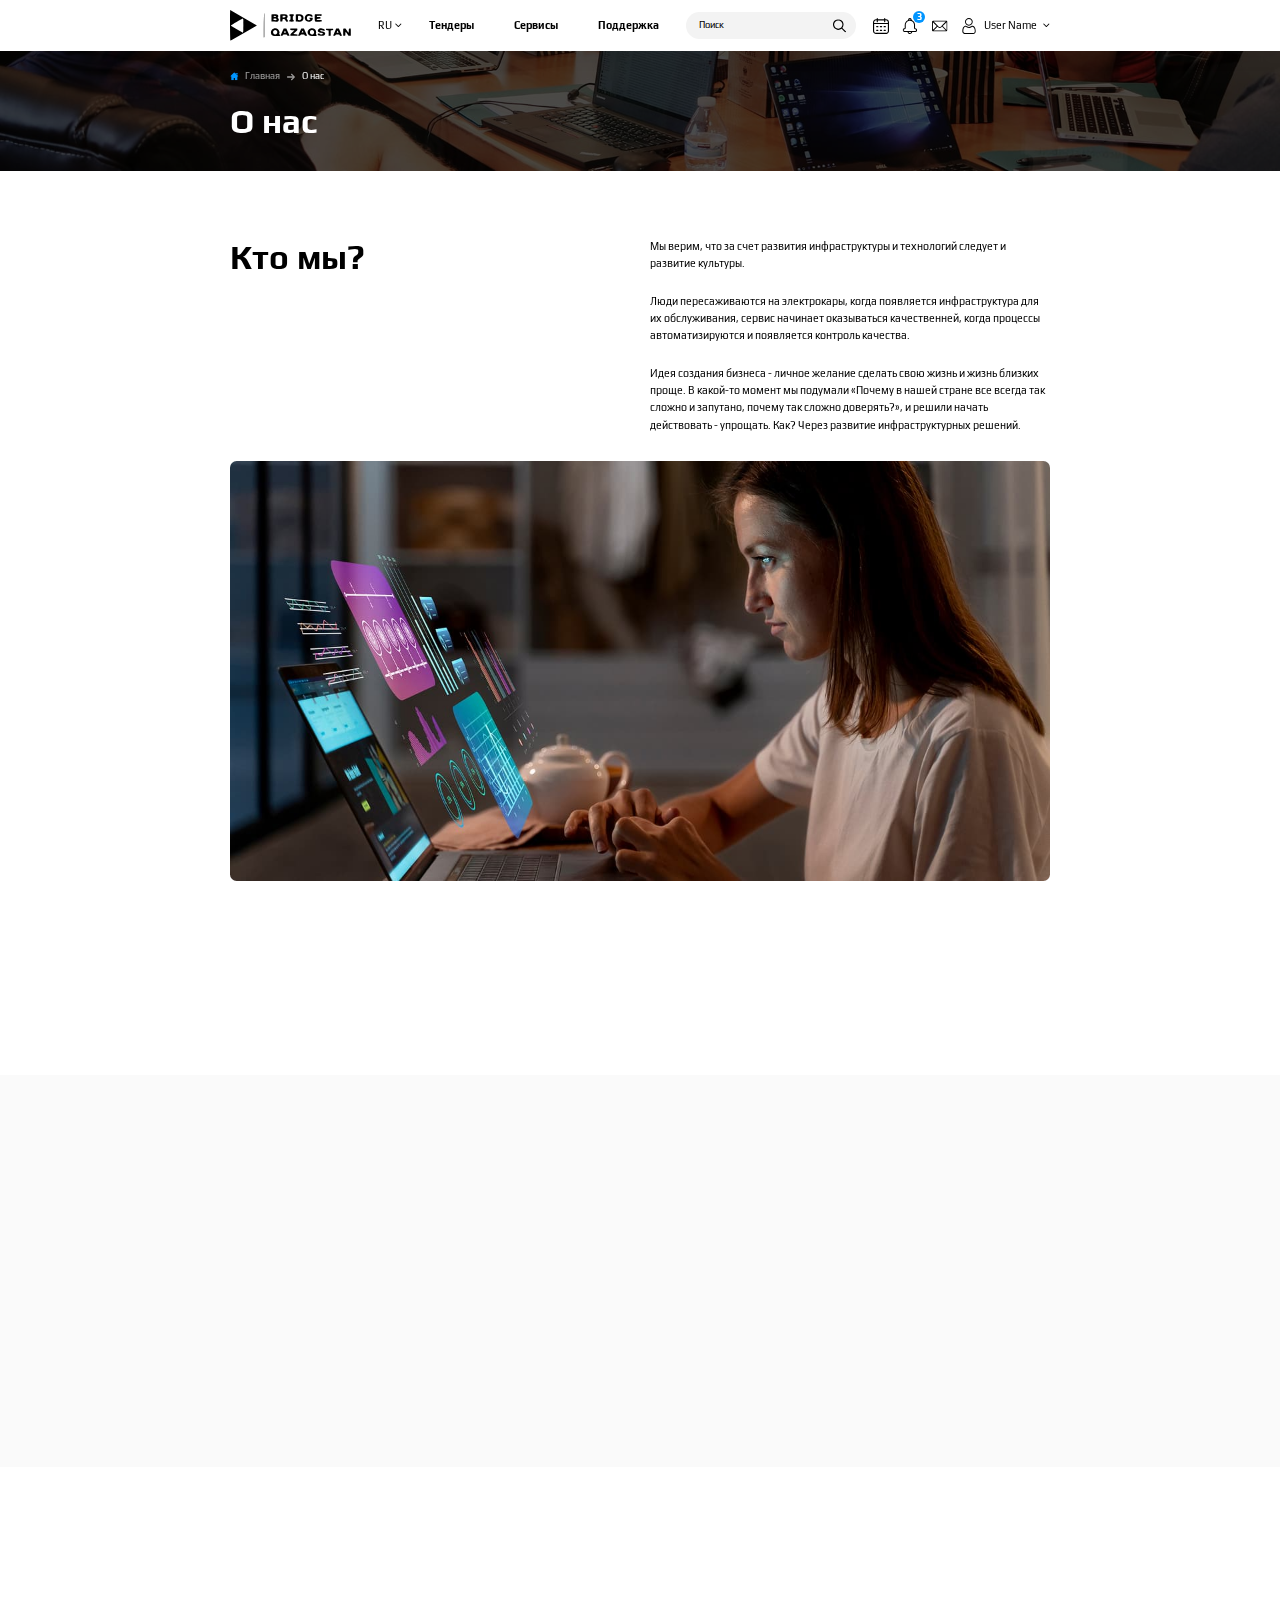
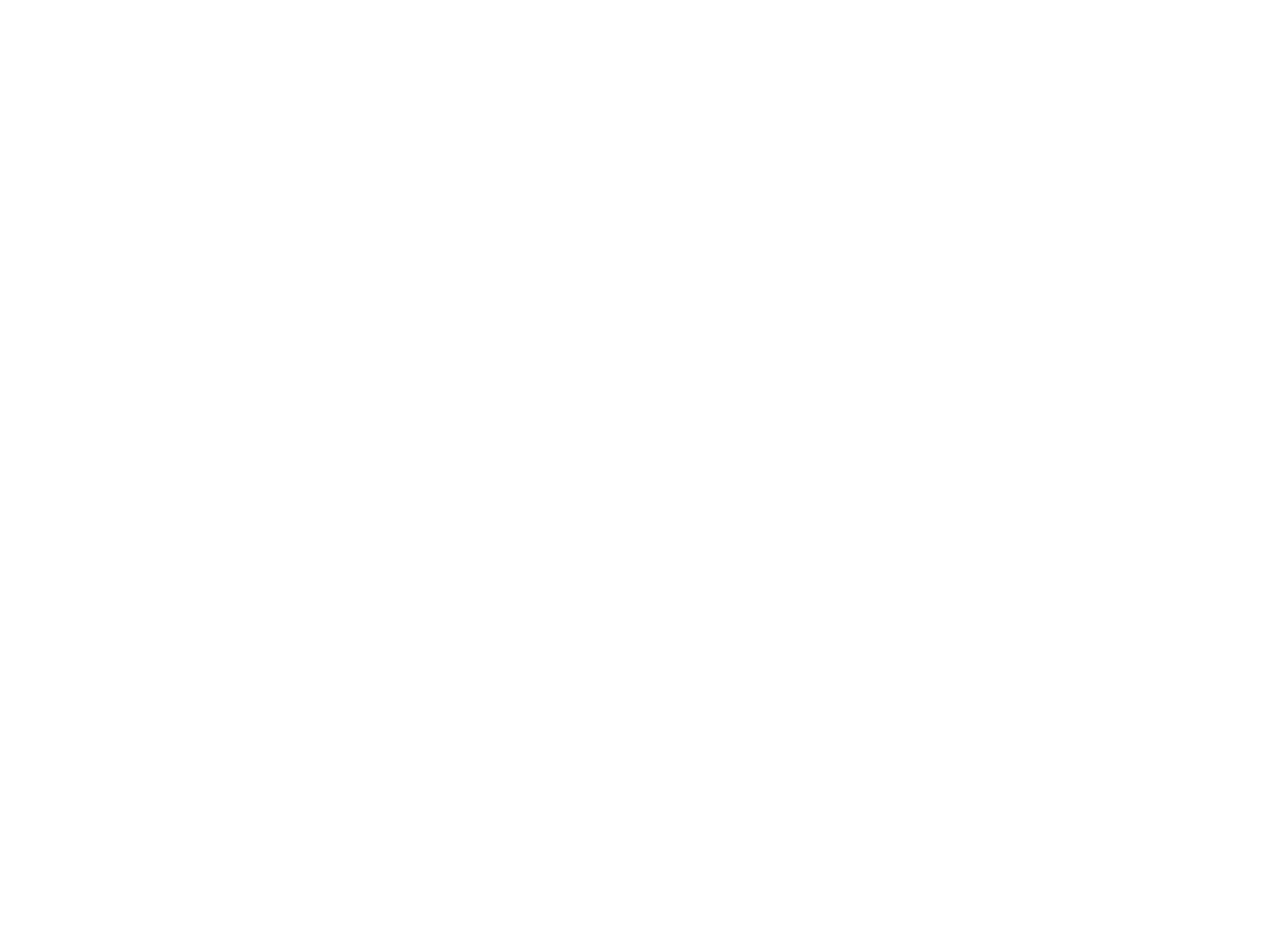
<file: about.html>
<!DOCTYPE html>
<html lang="ru">

<head>
  <meta charset="UTF-8" />
  <meta http-equiv="X-UA-Compatible" content="IE=edge" />
  <meta name="viewport" content="width=device-width, initial-scale=1.0" />
  <title>About</title>
  <link rel="preconnect" href="https://fonts.googleapis.com" />
  <link rel="preconnect" href="https://fonts.gstatic.com" crossorigin />
  <link href="https://fonts.googleapis.com/css2?family=Play:wght@400;700&display=swap" rel="stylesheet" />
  <link rel="stylesheet" href="https://cdn.jsdelivr.net/npm/@fancyapps/ui@4.0/dist/fancybox.css" />
  <link href="https://unpkg.com/aos@2.3.1/dist/aos.css" rel="stylesheet">
  <link rel="stylesheet" href="css/style.min.css" />
</head>

<body>
  <div class="big-wrapper">
    <header class="header header--panel">
      <div class="container">
        <div class="header__inner">
          <a class="header__logo logo" href="#" data-aos="fade-down">
            <img src="images/logo.svg" alt="logo" />
          </a>
          <div class="header__lang lang" data-aos="fade-down">
            <div class="lang__current">
              <p class="lang__current-text">RU</p>
              <svg width="10" height="11" viewBox="0 0 10 11" fill="none" xmlns="http://www.w3.org/2000/svg">
                <path
                  d="M5.00211 6.46335L1.26098 2.72238C1.15821 2.61937 1.02081 2.5627 0.874309 2.5627C0.727723 2.5627 0.590406 2.61937 0.487479 2.72238L0.159837 3.05018C0.0567477 3.15303 -2.24982e-07 3.29051 -2.18578e-07 3.43701C-2.12174e-07 3.58351 0.0567478 3.72083 0.159837 3.82376L4.61398 8.27799C4.71724 8.38132 4.8552 8.4379 5.00187 8.4375C5.14919 8.4379 5.28699 8.3814 5.39032 8.27799L9.84016 3.8279C9.94325 3.72498 10 3.58766 10 3.44108C10 3.29457 9.94325 3.15725 9.84016 3.05425L9.51252 2.72652C9.29927 2.51327 8.95211 2.51327 8.73894 2.72652L5.00211 6.46335Z"
                  fill="black" />
              </svg>
            </div>
            <ul class="lang__list">
              <li class="lang__list-item">
                <a class="lang__list-link" href="#"> RU </a>
              </li>
              <li class="lang__list-item">
                <a class="lang__list-link" href="#"> KZ </a>
              </li>
            </ul>
          </div>
          <div class="header__wrapper">
            <nav class="header__menu menu" data-aos="fade-down">
              <ul class="menu__list menu-list">
                <li class="menu-list__item">
                  <a class="menu-list__link" href="#"> Тендеры </a>
                </li>
                <li class="menu-list__item">
                  <a class="menu-list__link" href="#"> Сервисы </a>
                </li>
                <li class="menu-list__item">
                  <a class="menu-list__link" href="#"> Поддержка </a>
                </li>
              </ul>
            </nav>
            <form class="header__search search" action="#" method="post" data-aos="fade-down">
              <input class="search__input" type="search" placeholder="Поиск" />
              <button class="search__btn" type="submit">
                <svg width="20" height="20" viewBox="0 0 20 20" fill="none" xmlns="http://www.w3.org/2000/svg">
                  <g clip-path="url(#clip0_3904_1842)">
                    <path
                      d="M19.7556 18.5785L14.0682 12.8911C15.1699 11.5303 15.8332 9.80113 15.8332 7.91783C15.8332 3.55287 12.2815 0.0012207 7.91656 0.0012207C3.55161 0.0012207 0 3.55283 0 7.91779C0 12.2827 3.55165 15.8344 7.9166 15.8344C9.7999 15.8344 11.5291 15.1711 12.8899 14.0694L18.5773 19.7569C18.7398 19.9194 18.9531 20.001 19.1665 20.001C19.3798 20.001 19.5932 19.9194 19.7557 19.7569C20.0815 19.431 20.0815 18.9044 19.7556 18.5785ZM7.9166 14.1677C4.46996 14.1677 1.66666 11.3644 1.66666 7.91779C1.66666 4.47114 4.46996 1.66785 7.9166 1.66785C11.3632 1.66785 14.1665 4.47114 14.1665 7.91779C14.1665 11.3644 11.3632 14.1677 7.9166 14.1677Z"
                      fill="black" />
                  </g>
                  <defs>
                    <clipPath id="clip0_3904_1842">
                      <rect width="20" height="20" fill="white" />
                    </clipPath>
                  </defs>
                </svg>
              </button>
            </form>
            <div class="header__futures futures" data-aos="fade-down">
              <ul class="futures__list futures-list">
                <li class="futures-list__item">
                  <a class="futures-list__link" href="#">
                    <svg width="24" height="24" viewBox="0 0 24 24" fill="none" xmlns="http://www.w3.org/2000/svg">
                      <g clip-path="url(#clip0_3904_1832)">
                        <path
                          d="M10.5895 24C8.57177 24 6.55877 24 4.59303 23.9953C3.35972 23.9953 2.20201 23.518 1.342 22.658C0.481985 21.798 0.00472534 20.645 0 19.407C0 16.293 0 13.127 0 10.0602C0 8.90254 0 7.74011 0 6.5824C0 3.86533 1.97519 1.87596 4.69699 1.85233C4.78677 1.85233 4.88128 1.85233 4.97578 1.85233C5.05611 1.85233 5.58063 1.85233 5.58063 1.85233V1.75783C5.58063 1.65859 5.58063 1.55936 5.58063 1.46486C5.58063 1.26167 5.58063 1.07265 5.58063 0.878913C5.58535 0.378027 5.9492 0 6.42646 0C6.90372 0 7.2723 0.378027 7.27702 0.878913C7.28175 1.07265 7.27702 1.26167 7.27702 1.46013C7.27702 1.54991 7.27702 1.64442 7.27702 1.73892V1.83343H16.7277C16.7277 1.83343 16.7277 1.56409 16.7277 1.47903C16.7277 1.29002 16.7277 1.10573 16.7277 0.916716C16.7324 0.382752 17.0868 0 17.5783 0H17.5877C18.0697 0.00472534 18.4241 0.387478 18.4288 0.911991C18.4288 1.09628 18.4288 1.28057 18.4288 1.48376C18.4288 1.58299 18.4288 1.88541 18.4288 1.88541H18.5233C18.6698 1.88541 18.8116 1.88069 18.9533 1.88069C19.0951 1.88069 19.2274 1.87596 19.3597 1.87596C19.5393 1.87596 19.6905 1.88069 19.8323 1.89014C20.834 1.95157 21.8122 2.39575 22.5871 3.13763C23.3621 3.8795 23.8488 4.83402 23.9575 5.83107C23.9811 6.06261 24 6.26108 24 6.45481V6.97933C24 11.0478 24.0047 15.2581 24 19.3975C24 20.4654 23.655 21.4578 23.0077 22.2705C22.3603 23.0833 21.4672 23.6409 20.4276 23.8771C20.0921 23.9527 19.7472 23.9953 19.3975 23.9953C16.4158 24 13.453 24 10.5895 24ZM1.70585 12.3426C1.70585 14.6675 1.70585 16.9923 1.70585 19.3172C1.70585 21.0419 2.95334 22.2989 4.66391 22.2989C7.12581 22.2989 9.58771 22.3036 12.0496 22.3036C14.5257 22.3036 16.9829 22.3036 19.355 22.2989C21.0656 22.2989 22.3036 21.0467 22.3036 19.3314C22.3036 16.997 22.3036 14.6675 22.3036 12.3331V9.14353H1.70112L1.70585 12.3426ZM4.87655 3.544C3.8228 3.544 2.96279 3.89841 2.39575 4.56468C1.80508 5.2593 1.56881 6.27053 1.74365 7.33845L1.75783 7.41878H22.2705L22.28 7.33373C22.4217 6.17602 22.1807 5.20732 21.5759 4.52688C21.0183 3.89368 20.1677 3.544 19.1849 3.544C18.9675 3.544 18.7407 3.56291 18.5139 3.59598L18.4336 3.61016V3.69049C18.4336 3.85588 18.4336 4.02599 18.4383 4.19138C18.443 4.60721 18.4477 5.03249 18.4241 5.44832C18.4146 5.64678 18.3343 5.87832 18.2162 6.04843C18.0839 6.23745 17.8618 6.34613 17.6019 6.34613C17.5027 6.34613 17.3987 6.32723 17.3042 6.29415C16.9592 6.17129 16.7372 5.86887 16.7324 5.5003C16.7277 5.07974 16.7277 4.66391 16.7277 4.22445C16.7277 4.04017 16.7277 3.85588 16.7277 3.66686V3.57236H7.27702V3.66686C7.27702 3.85588 7.27702 4.04489 7.27702 4.22918C7.27702 4.65918 7.28175 5.06556 7.2723 5.47667C7.26757 5.9681 6.899 6.33668 6.42174 6.33668H6.40756C5.9303 6.33196 5.5759 5.9681 5.57118 5.47194C5.56645 5.14117 5.56645 4.80567 5.57118 4.48435C5.57118 4.28588 5.57118 4.08742 5.57118 3.89368C5.57118 3.83698 5.56645 3.785 5.56172 3.73302C5.56172 3.70939 5.557 3.69049 5.557 3.66686L5.55227 3.58653L5.47194 3.57708C5.27348 3.55818 5.07029 3.544 4.87655 3.544Z"
                          fill="black" />
                        <path
                          d="M6.44016 19.3739C6.13301 19.3739 5.80697 19.3692 5.47619 19.3645C5.01783 19.355 4.64453 18.977 4.64453 18.5139C4.64453 18.0461 5.02256 17.6728 5.49982 17.6681C5.60378 17.6681 5.71718 17.6633 5.85422 17.6633C5.95345 17.6633 6.05268 17.6633 6.15191 17.6633C6.25115 17.6633 6.34565 17.6633 6.44489 17.6633H6.45434C6.54884 17.6633 6.64335 17.6633 6.73786 17.6633C6.83236 17.6633 6.92687 17.6633 7.01665 17.6633C7.14896 17.6633 7.26237 17.6633 7.36633 17.6681C7.83886 17.6775 8.20271 18.0366 8.21216 18.5044C8.22161 18.9675 7.85304 19.3503 7.38995 19.3645C7.08281 19.3739 6.76148 19.3739 6.44016 19.3739Z"
                          fill="black" />
                        <path
                          d="M18.1503 19.3739C18.0558 19.3739 17.9613 19.3739 17.8668 19.3739C17.7723 19.3739 17.6778 19.3739 17.5833 19.3739H17.5691C17.4793 19.3739 17.3895 19.3739 17.2997 19.3739C17.2005 19.3739 17.106 19.3739 17.0068 19.3739C16.8934 19.3739 16.7847 19.3739 16.6713 19.3692C16.1751 19.3597 15.7971 18.9817 15.8018 18.5092C15.8065 18.0366 16.1798 17.6728 16.6665 17.6681C16.9784 17.6633 17.2903 17.6633 17.588 17.6633C17.8999 17.6633 18.207 17.6633 18.5047 17.6681C18.9867 17.6728 19.3647 18.0461 19.3647 18.5139C19.3647 18.9817 18.9914 19.355 18.5094 19.3692C18.4055 19.3692 18.2921 19.3739 18.1503 19.3739Z"
                          fill="black" />
                        <path
                          d="M12.5738 13.798C12.4793 13.798 12.38 13.798 12.2855 13.798C12.191 13.798 12.0965 13.798 12.002 13.798H11.9925C11.898 13.798 11.8035 13.798 11.709 13.798C11.6145 13.798 11.52 13.798 11.4302 13.798C11.2979 13.798 11.1845 13.798 11.0806 13.7932C10.5938 13.7838 10.2205 13.4199 10.2158 12.9474C10.2158 12.7159 10.3009 12.5032 10.4615 12.3426C10.6222 12.1819 10.8443 12.0921 11.0853 12.0921C11.3877 12.0874 11.6901 12.0874 11.9973 12.0874C12.295 12.0874 12.6021 12.0874 12.9045 12.0921C13.4054 12.0969 13.7787 12.4654 13.774 12.9474C13.7693 13.4199 13.4007 13.7838 12.914 13.7932C12.8148 13.798 12.7061 13.798 12.5738 13.798Z"
                          fill="black" />
                        <path
                          d="M17.5738 13.798C17.2619 13.798 16.9453 13.7932 16.6381 13.7885C16.1703 13.7791 15.8065 13.4105 15.8018 12.9427C15.8018 12.4749 16.1751 12.1016 16.6523 12.0921C16.7563 12.0921 16.8697 12.0874 17.0067 12.0874C17.106 12.0874 17.2052 12.0874 17.2997 12.0874C17.3989 12.0874 17.4934 12.0874 17.5927 12.0874C17.6919 12.0874 17.7864 12.0874 17.8809 12.0874C17.9754 12.0874 18.0699 12.0874 18.1644 12.0874C18.2967 12.0874 18.4101 12.0874 18.5094 12.0921C18.9819 12.1016 19.3647 12.4843 19.3599 12.9474C19.3552 13.4105 18.9866 13.7838 18.5188 13.7885C18.207 13.798 17.8856 13.798 17.5738 13.798Z"
                          fill="black" />
                        <path
                          d="M11.4302 19.3691C11.2979 19.3691 11.1845 19.3691 11.0806 19.3644C10.5986 19.355 10.2205 18.9817 10.2158 18.5186C10.2158 18.287 10.3009 18.0744 10.4615 17.9137C10.6222 17.7531 10.8443 17.6633 11.0853 17.6633C11.3783 17.6586 11.6854 17.6586 11.9925 17.6586C12.2902 17.6586 12.5927 17.6586 12.9045 17.6633C13.4054 17.668 13.7787 18.0319 13.7787 18.5139C13.7787 18.9911 13.396 19.355 12.8951 19.3644C12.7817 19.3644 12.673 19.3644 12.5596 19.3644C12.4651 19.3644 12.3659 19.3644 12.2713 19.3644C12.1816 19.3644 12.0918 19.3644 11.9973 19.3644H11.9831C11.8886 19.3644 11.7988 19.3644 11.7043 19.3644C11.6145 19.3691 11.5247 19.3691 11.4302 19.3691Z"
                          fill="black" />
                        <path
                          d="M7.00249 13.798C6.90798 13.798 6.81348 13.798 6.7237 13.798C6.62919 13.798 6.53468 13.798 6.44017 13.798H6.43072C6.33622 13.798 6.24171 13.798 6.1472 13.798C6.04797 13.798 5.95346 13.798 5.85423 13.798C5.74082 13.798 5.62269 13.798 5.50928 13.7932C5.01312 13.7838 4.63037 13.4058 4.63982 12.9332C4.64455 12.4654 5.0273 12.0969 5.50456 12.0921C5.82588 12.0874 6.13775 12.0874 6.44017 12.0874C6.74732 12.0874 7.05447 12.0874 7.34744 12.0921C7.8247 12.0969 8.20273 12.4702 8.20273 12.938C8.20273 13.4058 7.82942 13.7791 7.34744 13.7885C7.24821 13.798 7.1348 13.798 7.00249 13.798Z"
                          fill="black" />
                      </g>
                      <defs>
                        <clipPath id="clip0_3904_1832">
                          <rect width="24.0095" height="24" fill="white" />
                        </clipPath>
                      </defs>
                    </svg>
                  </a>
                </li>
                <li class="futures-list__item">
                  <a class="futures-list__link" href="#">
                    <svg width="22" height="24" viewBox="0 0 22 24" fill="none" xmlns="http://www.w3.org/2000/svg">
                      <g clip-path="url(#clip0_3904_1827)">
                        <path
                          d="M13.4432 3.11255C14.0291 3.44536 14.6245 3.71255 15.1448 4.08755C17.3385 5.66724 18.5057 7.8188 18.5666 10.5329C18.5995 12.0235 18.5713 13.5188 18.576 15.0094C18.576 15.3891 18.637 15.4594 19.012 15.4875C20.3432 15.5954 21.3838 16.4672 21.6182 17.6625C21.9463 19.336 20.6854 20.8922 18.9791 20.9063C17.512 20.9157 16.0401 20.9063 14.5729 20.9063C14.4885 20.9063 14.4041 20.9063 14.3057 20.9063C14.1557 21.9235 13.687 22.7438 12.862 23.3438C12.2338 23.7985 11.5307 24.0047 10.7526 24C9.33695 23.9907 7.62601 22.9125 7.34945 20.9063C7.26508 20.9063 7.1807 20.9063 7.09633 20.9063C5.6432 20.9063 4.19008 20.911 2.73695 20.9063C1.1432 20.9016 -0.0567976 19.65 -0.00523514 18.061C0.0369524 16.8047 1.09164 15.6704 2.36664 15.5157C2.44633 15.5063 2.52133 15.4969 2.60101 15.4922C3.0557 15.45 3.08851 15.4125 3.08851 14.9438C3.08851 13.4438 3.0557 11.9438 3.0932 10.4438C3.18226 7.12974 4.76664 4.77192 7.75258 3.35161C7.89789 3.2813 8.11351 3.26255 8.18383 3.14536C8.25883 3.03286 8.18851 2.8313 8.18851 2.66724C8.16976 1.18599 9.37914 -0.0187014 10.8651 -0.00463887C12.3463 0.0141111 13.5276 1.2563 13.4666 2.73755C13.4666 2.87349 13.4526 3.00942 13.4432 3.11255ZM10.837 19.3547C13.5135 19.3547 16.1948 19.3547 18.8713 19.3547C18.8854 19.3547 18.9041 19.3547 18.9182 19.3547C19.5698 19.3407 20.0713 18.9 20.1135 18.3C20.1557 17.6625 19.7291 17.1469 19.0682 17.0485C18.8854 17.0204 18.6932 17.025 18.5104 16.9875C17.6245 16.8047 17.0245 16.0594 17.0198 15.1407C17.0151 13.6547 17.0151 12.1735 17.0198 10.6875C17.0245 9.86724 16.8838 9.07505 16.5885 8.3063C15.3791 5.13755 12.0135 3.52505 8.82133 4.58442C6.39789 5.39067 4.66351 7.7438 4.64008 10.2938C4.62601 11.9016 4.64008 13.5094 4.63539 15.1219C4.6307 16.0594 4.0307 16.8047 3.14008 16.9875C2.9432 17.0297 2.73695 17.0204 2.53539 17.0532C1.7057 17.1938 1.27445 18.0891 1.7057 18.7829C1.9682 19.2 2.35258 19.3594 2.82601 19.3594C5.49789 19.3547 8.16976 19.3547 10.837 19.3547ZM8.96195 20.9157C9.09789 21.8204 10.0166 22.5141 10.9635 22.4485C11.826 22.3922 12.6791 21.6375 12.6932 20.9157C11.4557 20.9157 10.2135 20.9157 8.96195 20.9157ZM11.8963 2.74692C12.0182 2.39536 11.737 1.93599 11.4698 1.74849C11.0995 1.49067 10.6166 1.4813 10.2416 1.72974C9.8807 1.9688 9.69789 2.37192 9.77758 2.74692C10.4807 2.74692 11.1838 2.74692 11.8963 2.74692Z"
                          fill="black" />
                      </g>
                      <defs>
                        <clipPath id="clip0_3904_1827">
                          <rect width="21.675" height="24" fill="white" />
                        </clipPath>
                      </defs>
                    </svg>
                    <span> 3 </span>
                  </a>
                </li>
                <li class="futures-list__item">
                  <a class="futures-list__link" href="#">
                    <svg width="25" height="17" viewBox="0 0 25 17" fill="none" xmlns="http://www.w3.org/2000/svg">
                      <g clip-path="url(#clip0_3904_1824)">
                        <path
                          d="M12.0784 17C8.79999 17 5.51783 17 2.23945 17C1.50295 17 0.887306 16.7394 0.434073 16.1464C0.124364 15.7422 -0.000274486 15.2739 -0.000274486 14.7678C-0.000274486 11.8218 -0.000274486 8.87578 -0.000274486 5.92976C-0.000274486 4.69093 -0.00405142 3.44831 -0.000274486 2.20948C0.00350245 1.30301 0.403858 0.630718 1.21212 0.211478C1.51805 0.0604007 1.84665 -3.0345e-05 2.1828 -3.0345e-05C8.78488 -3.0345e-05 15.387 -0.00380728 21.9928 -3.0345e-05C23.2506 -3.0345e-05 24.1721 0.932874 24.1759 2.19059C24.1797 6.39433 24.1797 10.6018 24.1759 14.8056C24.1759 15.8556 23.5452 16.6714 22.5367 16.932C22.3328 16.9849 22.1137 16.9924 21.8984 16.9924C18.6238 17 15.353 17 12.0784 17ZM2.45851 1.43521C2.50761 1.49186 2.53027 1.52585 2.56049 1.55229C5.21945 4.19615 7.87464 6.84756 10.5449 9.48386C10.7678 9.70292 11.051 9.89555 11.3381 10.0051C12.2068 10.3337 12.9886 10.1259 13.6383 9.48009C16.2972 6.84378 18.9486 4.19993 21.6038 1.55985C21.6378 1.52585 21.6605 1.48808 21.702 1.43898C15.285 1.43521 8.88686 1.43521 2.45851 1.43521ZM15.6363 9.47253C15.2812 9.83512 14.9715 10.1637 14.6505 10.481C13.2001 11.9124 11.1077 11.9464 9.61203 10.5603C9.29855 10.2695 9.00395 9.95976 8.69802 9.6576C8.64891 9.6085 8.59981 9.56695 8.52428 9.49519C6.51872 11.5347 4.52827 13.5667 2.57182 15.561C8.89819 15.561 15.2925 15.561 21.6114 15.561C19.6474 13.563 17.6607 11.5347 15.6363 9.47253ZM1.48029 2.45876C1.46518 2.46631 1.45385 2.47764 1.43874 2.4852C1.43874 6.4963 1.43874 10.5074 1.43874 14.5185C1.45385 14.5299 1.47273 14.5374 1.48784 14.5487C3.48206 12.5167 5.47629 10.4885 7.42519 8.49808C5.46873 6.50763 3.47451 4.4832 1.48029 2.45876ZM16.69 8.55096C18.6767 10.5263 20.6936 12.5319 22.7369 14.5601C22.7369 10.4999 22.7369 6.48875 22.7369 2.47764C22.7218 2.47009 22.7067 2.46253 22.6916 2.45498C20.6973 4.4832 18.7031 6.50763 16.69 8.55096Z"
                          fill="black" />
                      </g>
                      <defs>
                        <clipPath id="clip0_3904_1824">
                          <rect width="24.1762" height="17" fill="white" />
                        </clipPath>
                      </defs>
                    </svg>
                  </a>
                </li>
              </ul>
            </div>
          </div>
          <div class="header__users users" data-aos="fade-down">
            <a class="users__head" href="#">
              <svg xmlns="http://www.w3.org/2000/svg" x="0px" y="0px" viewBox="0 0 24 24" xml:space="preserve">
                <g>
                  <path class="st0" d="M12,24c-1.9,0-3.8,0-5.7,0c-1,0-1.9-0.2-2.7-0.8c-0.9-0.6-1.5-1.5-1.6-2.6c-0.2-2,0.1-4,0.8-5.8
                                c0.4-1.1,1.1-2.1,2.2-2.6c0.7-0.4,1.4-0.5,2.2-0.5c0.2,0,0.5,0.1,0.7,0.2C8.3,12,8.7,12.3,9,12.5c2,1.2,4,1.2,6,0
                                c0.2-0.1,0.5-0.3,0.7-0.5c0.6-0.5,1.3-0.5,2-0.3c1.4,0.3,2.4,1.1,3.1,2.4c0.7,1.2,1,2.5,1.1,3.9c0.1,0.7,0.1,1.4,0.1,2.2
                                c0,2.1-1.5,3.6-3.6,3.8c-0.3,0-0.6,0-0.9,0C15.7,24,13.8,24,12,24z M12,22.6c1.9,0,3.7,0,5.6,0c0.3,0,0.5,0,0.8,0
                                c1.2-0.1,2-1,2.2-2.1c0.1-0.9,0-1.9-0.1-2.8c-0.1-1-0.4-1.9-0.9-2.8c-0.6-1-1.4-1.7-2.6-1.8c-0.1,0-0.2,0-0.3,0.1
                                c-0.4,0.2-0.7,0.4-1,0.7c-1,0.6-2,1-3.1,1c-1.5,0.1-3-0.3-4.3-1.1c-0.3-0.2-0.6-0.4-0.9-0.6C7.2,13,7.1,13,7.1,13
                                c-0.5,0-1,0.1-1.4,0.4c-0.8,0.4-1.2,1.2-1.5,1.9c-0.6,1.5-0.8,3.2-0.7,4.8c0,1,0.5,1.7,1.4,2.1c0.5,0.2,1,0.3,1.5,0.3
                                C8.2,22.6,10.1,22.6,12,22.6z" />
                  <path class="st0"
                    d="M17.6,5.8c0,3.2-2.6,5.8-5.8,5.8c-3.2,0-5.8-2.6-5.8-5.8C6.1,2.6,8.7,0,11.9,0C15.1,0,17.6,2.6,17.6,5.8z
                                 M16.2,5.8c0-2.4-2-4.4-4.4-4.4c-2.4,0-4.4,1.9-4.4,4.4c0,2.4,1.9,4.4,4.4,4.4C14.3,10.2,16.2,8.2,16.2,5.8z" />
                </g>
              </svg>
              <span> User Name </span>
              <svg width="10" height="11" viewBox="0 0 10 11" fill="none" xmlns="http://www.w3.org/2000/svg">
                <path
                  d="M5.00211 6.46335L1.26098 2.72238C1.15821 2.61937 1.02081 2.5627 0.874309 2.5627C0.727723 2.5627 0.590406 2.61937 0.487479 2.72238L0.159837 3.05018C0.0567477 3.15303 -2.24982e-07 3.29051 -2.18578e-07 3.43701C-2.12174e-07 3.58351 0.0567478 3.72083 0.159837 3.82376L4.61398 8.27799C4.71724 8.38132 4.8552 8.4379 5.00187 8.4375C5.14919 8.4379 5.28699 8.3814 5.39032 8.27799L9.84016 3.8279C9.94325 3.72498 10 3.58766 10 3.44108C10 3.29457 9.94325 3.15725 9.84016 3.05425L9.51252 2.72652C9.29927 2.51327 8.95211 2.51327 8.73894 2.72652L5.00211 6.46335Z"
                  fill="black" />
              </svg>
            </a>
            <ul class="users__list users-list">
              <li class="users-list__item">
                <a class="users-list__link" href="#">
                  <svg xmlns="http://www.w3.org/2000/svg" x="0px" y="0px" viewBox="0 0 24 24" xml:space="preserve">
                    <g>
                      <path class="st0" d="M12,24c-1.9,0-3.8,0-5.7,0c-1,0-1.9-0.2-2.7-0.8c-0.9-0.6-1.5-1.5-1.6-2.6c-0.2-2,0.1-4,0.8-5.8
                                c0.4-1.1,1.1-2.1,2.2-2.6c0.7-0.4,1.4-0.5,2.2-0.5c0.2,0,0.5,0.1,0.7,0.2C8.3,12,8.7,12.3,9,12.5c2,1.2,4,1.2,6,0
                                c0.2-0.1,0.5-0.3,0.7-0.5c0.6-0.5,1.3-0.5,2-0.3c1.4,0.3,2.4,1.1,3.1,2.4c0.7,1.2,1,2.5,1.1,3.9c0.1,0.7,0.1,1.4,0.1,2.2
                                c0,2.1-1.5,3.6-3.6,3.8c-0.3,0-0.6,0-0.9,0C15.7,24,13.8,24,12,24z M12,22.6c1.9,0,3.7,0,5.6,0c0.3,0,0.5,0,0.8,0
                                c1.2-0.1,2-1,2.2-2.1c0.1-0.9,0-1.9-0.1-2.8c-0.1-1-0.4-1.9-0.9-2.8c-0.6-1-1.4-1.7-2.6-1.8c-0.1,0-0.2,0-0.3,0.1
                                c-0.4,0.2-0.7,0.4-1,0.7c-1,0.6-2,1-3.1,1c-1.5,0.1-3-0.3-4.3-1.1c-0.3-0.2-0.6-0.4-0.9-0.6C7.2,13,7.1,13,7.1,13
                                c-0.5,0-1,0.1-1.4,0.4c-0.8,0.4-1.2,1.2-1.5,1.9c-0.6,1.5-0.8,3.2-0.7,4.8c0,1,0.5,1.7,1.4,2.1c0.5,0.2,1,0.3,1.5,0.3
                                C8.2,22.6,10.1,22.6,12,22.6z" />
                      <path class="st0"
                        d="M17.6,5.8c0,3.2-2.6,5.8-5.8,5.8c-3.2,0-5.8-2.6-5.8-5.8C6.1,2.6,8.7,0,11.9,0C15.1,0,17.6,2.6,17.6,5.8z
                                 M16.2,5.8c0-2.4-2-4.4-4.4-4.4c-2.4,0-4.4,1.9-4.4,4.4c0,2.4,1.9,4.4,4.4,4.4C14.3,10.2,16.2,8.2,16.2,5.8z" />
                    </g>
                  </svg>
                  <span> User Name 1 </span>
                </a>
              </li>
              <li class="users-list__item">
                <a class="users-list__link" href="#">
                  <svg xmlns="http://www.w3.org/2000/svg" x="0px" y="0px" viewBox="0 0 24 24" xml:space="preserve">
                    <g>
                      <path class="st0" d="M12,24c-1.9,0-3.8,0-5.7,0c-1,0-1.9-0.2-2.7-0.8c-0.9-0.6-1.5-1.5-1.6-2.6c-0.2-2,0.1-4,0.8-5.8
                                    c0.4-1.1,1.1-2.1,2.2-2.6c0.7-0.4,1.4-0.5,2.2-0.5c0.2,0,0.5,0.1,0.7,0.2C8.3,12,8.7,12.3,9,12.5c2,1.2,4,1.2,6,0
                                    c0.2-0.1,0.5-0.3,0.7-0.5c0.6-0.5,1.3-0.5,2-0.3c1.4,0.3,2.4,1.1,3.1,2.4c0.7,1.2,1,2.5,1.1,3.9c0.1,0.7,0.1,1.4,0.1,2.2
                                    c0,2.1-1.5,3.6-3.6,3.8c-0.3,0-0.6,0-0.9,0C15.7,24,13.8,24,12,24z M12,22.6c1.9,0,3.7,0,5.6,0c0.3,0,0.5,0,0.8,0
                                    c1.2-0.1,2-1,2.2-2.1c0.1-0.9,0-1.9-0.1-2.8c-0.1-1-0.4-1.9-0.9-2.8c-0.6-1-1.4-1.7-2.6-1.8c-0.1,0-0.2,0-0.3,0.1
                                    c-0.4,0.2-0.7,0.4-1,0.7c-1,0.6-2,1-3.1,1c-1.5,0.1-3-0.3-4.3-1.1c-0.3-0.2-0.6-0.4-0.9-0.6C7.2,13,7.1,13,7.1,13
                                    c-0.5,0-1,0.1-1.4,0.4c-0.8,0.4-1.2,1.2-1.5,1.9c-0.6,1.5-0.8,3.2-0.7,4.8c0,1,0.5,1.7,1.4,2.1c0.5,0.2,1,0.3,1.5,0.3
                                    C8.2,22.6,10.1,22.6,12,22.6z" />
                      <path class="st0"
                        d="M17.6,5.8c0,3.2-2.6,5.8-5.8,5.8c-3.2,0-5.8-2.6-5.8-5.8C6.1,2.6,8.7,0,11.9,0C15.1,0,17.6,2.6,17.6,5.8z
                                     M16.2,5.8c0-2.4-2-4.4-4.4-4.4c-2.4,0-4.4,1.9-4.4,4.4c0,2.4,1.9,4.4,4.4,4.4C14.3,10.2,16.2,8.2,16.2,5.8z" />
                    </g>
                  </svg>
                  <span> User Name 2 </span>
                </a>
              </li>
            </ul>
          </div>
          <div class="header__burger burger" data-aos="fade-down">
            <span></span>
            <span></span>
            <span></span>
          </div>
        </div>
      </div>
    </header>
    <div class="wrapper">
      <main class="main">
        <section class="main__head head">
          <picture class="head__img">
            <img src="images/head-bg-3.jpg" alt="img" />
          </picture>
          <div class="container">
            <div class="head__inner">
              <div class="head__wrapper">
                <div class="head__breadcrumbs breadcrumbs" data-aos="fade-right">
                  <ul class="breadcrumbs__list breadcrumbs-list">
                    <li class="breadcrumbs-list__item">
                      <a class="breadcrumbs-list__link" href="#">
                        <svg width="13" height="14" viewBox="0 0 13 14" fill="none" xmlns="http://www.w3.org/2000/svg">
                          <g clip-path="url(#clip0_3892_28565)">
                            <path
                              d="M12.7817 6.31L6.949 0.995292C6.69298 0.761978 6.30692 0.762003 6.05101 0.995266L0.218309 6.31002C0.0132296 6.4969 -0.0545125 6.78482 0.0456788 7.04353C0.145895 7.30223 0.389899 7.46938 0.667342 7.46938H1.59892V12.7943C1.59892 13.0054 1.77011 13.1766 1.98123 13.1766H5.17826C5.38938 13.1766 5.56056 13.0055 5.56056 12.7943V9.56118H7.43952V12.7943C7.43952 13.0055 7.6107 13.1766 7.82182 13.1766H11.0187C11.2298 13.1766 11.401 13.0055 11.401 12.7943V7.46938H12.3328C12.6102 7.46938 12.8542 7.30221 12.9544 7.04353C13.0545 6.7848 12.9867 6.4969 12.7817 6.31Z"
                              fill="#0095FF" />
                            <path
                              d="M11.3009 1.58594H8.7334L11.6832 4.2681V1.96822C11.6832 1.7571 11.512 1.58594 11.3009 1.58594Z"
                              fill="#0095FF" />
                          </g>
                          <defs>
                            <clipPath id="clip0_3892_28565">
                              <rect width="13" height="13" fill="white" transform="translate(0 0.5)" />
                            </clipPath>
                          </defs>
                        </svg>
                        <span> Главная </span>
                      </a>
                    </li>
                    <li class="breadcrumbs-list__item">
                      <svg width="12" height="12" viewBox="0 0 12 12" fill="none" xmlns="http://www.w3.org/2000/svg">
                        <g opacity="0.6">
                          <path
                            d="M11.8082 6.46625L7.47457 10.8C7.35086 10.9237 7.18599 10.9916 7.01019 10.9916C6.83419 10.9916 6.66941 10.9236 6.5457 10.8L6.15224 10.4064C6.02863 10.2829 5.96054 10.1179 5.96054 9.94202C5.96054 9.76622 6.02863 9.59569 6.15224 9.47217L8.68041 6.93844H0.648287C0.286144 6.93844 0 6.65493 0 6.29269V5.7363C0 5.37406 0.286144 5.06197 0.648287 5.06197H8.7091L6.15234 2.51409C6.02873 2.39038 5.96063 2.22989 5.96063 2.05399C5.96063 1.87829 6.02873 1.71546 6.15234 1.59185L6.5458 1.19956C6.6695 1.07585 6.83428 1.00844 7.01028 1.00844C7.18609 1.00844 7.35096 1.07673 7.47467 1.20044L11.8083 5.53406C11.9323 5.65816 12.0005 5.82381 12 5.99991C12.0004 6.17659 11.9323 6.34235 11.8082 6.46625Z"
                            fill="white" />
                        </g>
                      </svg>
                      <span> О нас </span>
                    </li>
                  </ul>
                </div>
                <h1 class="head__title title" data-aos="fade-right">О нас</h1>
              </div>
            </div>
          </div>
        </section>
        <section class="main__about about">
          <div class="container">
            <div class="about__inner">
              <h2 class="about__title title" data-aos="fade-right">Кто мы?</h2>
              <div class="about__wrapper">
                <p class="about__text" data-aos="fade-up">
                  Мы верим, что за счет развития инфраструктуры и технологий
                  следует и развитие культуры.
                </p>
                <p class="about__text" data-aos="fade-up">
                  Люди пересаживаются на электрокары, когда появляется
                  инфраструктура для их обслуживания, сервис начинает
                  оказываться качественней, когда процессы автоматизируются и
                  появляется контроль качества.
                </p>
                <p class="about__text" data-aos="fade-up"> 
                  Идея создания бизнеса - личное желание сделать свою жизнь и
                  жизнь близких проще. В какой-то момент мы подумали «Почему в
                  нашей стране все всегда так сложно и запутано, почему так
                  сложно доверять?», и решили начать действовать - упрощать.
                  Как? Через развитие инфраструктурных решений.
                </p>
              </div>
            </div>
            <picture class="about__img" data-aos="zoom-in">
              <img src="images/about-img.jpg" alt="img" />
            </picture>
            <div class="about__advantages advantages">
              <div class="advantages__inner">
                <div class="advantages__item advantages-item" data-aos="zoom-in">
                  <picture class="advantages-item__img">
                    <img src="images/advantages-icon-1.svg" alt="icon" />
                  </picture>
                  <div class="advantages-item__wrapper">
                    <h5 class="advantages-item__title">Экономия времени</h5>
                    <p class="advantages-item__text">
                      Автоматический сбор и анализ тендеров
                    </p>
                  </div>
                </div>
                <div class="advantages__item advantages-item" data-aos="zoom-in">
                  <picture class="advantages-item__img">
                    <img src="images/advantages-icon-2.svg" alt="icon" />
                  </picture>
                  <div class="advantages-item__wrapper">
                    <h5 class="advantages-item__title">Прозрачность цен</h5>
                    <p class="advantages-item__text">
                      Точный расчет всех затрат (доставка, таможня, хранение)
                    </p>
                  </div>
                </div>
                <div class="advantages__item advantages-item" data-aos="zoom-in">
                  <picture class="advantages-item__img">
                    <img src="images/advantages-icon-3.svg" alt="icon" />
                  </picture>
                  <div class="advantages-item__wrapper">
                    <h5 class="advantages-item__title">
                      Широкий выбор поставщиков
                    </h5>
                    <p class="advantages-item__text">
                      Предложения от производителей и дилеров
                    </p>
                  </div>
                </div>
              </div>
            </div>
          </div>
        </section>
        <section class="main__digits digits">
          <div class="container">
            <h2 class="digits__title title" data-aos="fade-up">Мы в цифрах</h2>
            <div class="digits__inner">
              <div class="digits__item digits-item" data-aos="zoom-in">
                <div class="digits-item__inner">
                  <div class="digits-item__suptext">Обучено</div>
                  <div class="digits-item__digit">565</div>
                  <div class="digits-item__subtext">студентов</div>
                </div>
              </div>
              <div class="digits__item digits-item digits-item--markered" data-aos="zoom-in">
                <div class="digits-item__inner">
                  <div class="digits-item__suptext">Проведено</div>
                  <div class="digits-item__digit">789</div>
                  <div class="digits-item__subtext">сделок</div>
                </div>
              </div>
              <div class="digits__item digits-item" data-aos="zoom-in">
                <div class="digits-item__inner">
                  <div class="digits-item__suptext">Получили</div>
                  <div class="digits-item__digit">4564</div>
                  <div class="digits-item__subtext">наград</div>
                </div>
              </div>
              <div class="digits__item digits-item" data-aos="zoom-in">
                <div class="digits-item__inner">
                  <div class="digits-item__suptext">Проведено</div>
                  <div class="digits-item__digit">565</div>
                  <div class="digits-item__subtext">сделок</div>
                </div>
              </div>
            </div>
          </div>
        </section>
        <section class="main__history history">
          <div class="container">
            <div class="history__inner">
              <h2 class="history__title title" data-aos="fade-right">
                Наша история (либой другой заголовок)
              </h2>
              <p class="history__text" data-aos="fade-right">
                Повседневная практика показывает, что постоянный количественный
                рост и сфера нашей активности требуют определения и уточнения
                систем массового участия. С другой стороны сложившаяся структура
                организации позволяет оценить значение соответствующий условий
                активизации.
              </p>
              <p class="history__text" data-aos="fade-right">
                Повседневная практика показывает, что постоянное
                информационно-пропагандистское обеспечение нашей деятельности
                требуют от нас анализа систем массового участия. Значимость этих
                проблем настолько очевидна, что реализация намеченных плановых
                заданий позволяет выполнять важные задания по разработке форм
                развития.Разнообразный и богатый опыт сложившаяся структура
                организации требуют определения и уточнения форм развития.
                Значимость этих проблем настолько очевидна, что укрепление и
                развитие структуры требуют определения и уточнения позиций,
                занимаемых участниками в отношении поставленных задач.
              </p>
            </div>
            <a class="history__video video" href="https://www.youtube.com/watch?v=4xDzrJKXOOY&ab_channel=LofiGirl"
              data-fancybox="video" data-aos="zoom-in">
              <picture class="video__img">
                <img src="images/video-img.jpg" alt="img">
              </picture>
              <div class="video__play play">
                <div class="play__inner">
                  <svg width="59" height="75" viewBox="0 0 59 75" fill="none" xmlns="http://www.w3.org/2000/svg">
                    <path
                      d="M58.6493 37.4871C58.6493 38.571 58.0625 39.6544 57.1415 40.2381L5.19509 74.4168C4.60831 74.8331 4.02154 75 3.35123 75C2.84861 75 2.26185 74.8331 1.75918 74.5831C0.670382 73.9998 0 72.916 0 71.6657V3.3083C0 2.0581 0.670352 0.974144 1.75977 0.390308C2.8492 -0.193529 4.18923 -0.109779 5.19509 0.557197L57.1415 34.7359C58.0625 35.3197 58.6493 36.403 58.6493 37.4869V37.4871Z"
                      fill="#0095FF" />
                  </svg>
                </div>
              </div>
            </a>
          </div>
        </section>
      </main>
      <footer class="footer" data-aos="fade">
        <div class="container">
          <div class="footer__inner">
            <div class="footer__wrapper">
              <a class="footer__logo logo" href="#">
                <img src="images/logo.svg" alt="logo" />
              </a>
              <div class="footer__socials socials">
                <ul class="socials__list socials-list">
                  <li class="socials-list__item">
                    <a class="socials-list__link" href="#">
                      <svg width="20" height="20" viewBox="0 0 20 20" fill="none" xmlns="http://www.w3.org/2000/svg">
                        <g clip-path="url(#clip0_3885_25436)">
                          <path
                            d="M10.0025 0H9.9975C4.48375 0 0 4.485 0 10C0 12.1875 0.705 14.215 1.90375 15.8612L0.6575 19.5763L4.50125 18.3475C6.0825 19.395 7.96875 20 10.0025 20C15.5162 20 20 15.5138 20 10C20 4.48625 15.5162 0 10.0025 0ZM15.8212 14.1213C15.58 14.8025 14.6225 15.3675 13.8587 15.5325C13.3363 15.6437 12.6537 15.7325 10.3562 14.78C7.4175 13.5625 5.525 10.5763 5.3775 10.3825C5.23625 10.1887 4.19 8.80125 4.19 7.36625C4.19 5.93125 4.91875 5.2325 5.2125 4.9325C5.45375 4.68625 5.8525 4.57375 6.235 4.57375C6.35875 4.57375 6.47 4.58 6.57 4.585C6.86375 4.5975 7.01125 4.615 7.205 5.07875C7.44625 5.66 8.03375 7.095 8.10375 7.2425C8.175 7.39 8.24625 7.59 8.14625 7.78375C8.0525 7.98375 7.97 8.0725 7.8225 8.2425C7.675 8.4125 7.535 8.5425 7.3875 8.725C7.2525 8.88375 7.1 9.05375 7.27 9.3475C7.44 9.635 8.0275 10.5937 8.8925 11.3637C10.0087 12.3575 10.9137 12.675 11.2375 12.81C11.4787 12.91 11.7662 12.8863 11.9425 12.6988C12.1663 12.4575 12.4425 12.0575 12.7238 11.6638C12.9237 11.3813 13.1763 11.3462 13.4412 11.4462C13.7113 11.54 15.14 12.2462 15.4338 12.3925C15.7275 12.54 15.9212 12.61 15.9925 12.7338C16.0625 12.8575 16.0625 13.4388 15.8212 14.1213Z"
                            fill="black" />
                        </g>
                        <defs>
                          <clipPath id="clip0_3885_25436">
                            <rect width="20" height="20" fill="white" />
                          </clipPath>
                        </defs>
                      </svg>
                    </a>
                  </li>
                  <li class="socials-list__item">
                    <a class="socials-list__link" href="#">
                      <svg width="21" height="19" viewBox="0 0 21 19" fill="none" xmlns="http://www.w3.org/2000/svg">
                        <g clip-path="url(#clip0_3885_25429)">
                          <path
                            d="M1.97545 14.2496C2.33208 13.5075 2.66411 12.8204 2.99614 12.1291C2.7174 11.9001 2.43046 11.688 2.16401 11.4463C1.05314 10.4369 0.307092 9.20277 0.0693404 7.67174C-0.127419 6.39942 0.085737 5.19072 0.676016 4.06683C1.61472 2.26438 3.11092 1.14049 4.95554 0.504331C7.00922 -0.199687 9.067 -0.169999 11.0961 0.614599C12.8915 1.31013 14.318 2.47643 15.1747 4.29161C15.351 4.66906 15.4699 5.07621 15.6339 5.51728C15.4125 5.50031 15.2444 5.48335 15.0805 5.47487C12.5513 5.33067 10.2844 6.01348 8.43983 7.85835C7.07481 9.21973 6.41484 10.895 6.6075 12.884C6.628 13.0791 6.66899 13.27 6.70588 13.5117C6.36975 13.4438 6.05821 13.3845 5.75078 13.3124C5.56631 13.27 5.37365 13.2275 5.20149 13.147C4.92275 13.0197 4.6809 13.0452 4.40625 13.1767C3.6807 13.5202 2.94285 13.834 2.2091 14.1563C2.15171 14.1818 2.09433 14.203 1.97545 14.2496ZM5.25068 5.09741C5.78357 5.09741 6.22628 4.63513 6.23038 4.0838C6.23038 3.53246 5.79177 3.07018 5.25478 3.06594C4.71369 3.0617 4.26278 3.53246 4.26688 4.09228C4.27098 4.64362 4.71779 5.10165 5.25068 5.09741ZM10.4894 3.06594C9.95652 3.07018 9.51381 3.52821 9.51381 4.07955C9.51381 4.63089 9.95652 5.09317 10.4894 5.09317C11.0305 5.09741 11.4814 4.62665 11.4773 4.06683C11.4732 3.51973 11.0223 3.06594 10.4894 3.06594Z"
                            fill="black" />
                          <path
                            d="M18.4582 16.4817C18.8599 17.3129 19.2535 18.1272 19.6716 18.9924C19.5568 18.9458 19.4912 18.9245 19.4256 18.8949C18.4172 18.4495 17.4047 18.0042 16.4004 17.5504C16.216 17.4656 16.0438 17.4487 15.8512 17.4868C14.109 17.8473 12.4407 17.5971 10.8625 16.7658C9.68601 16.1424 8.75551 15.2518 8.23081 13.971C7.67743 12.6223 7.75531 11.2906 8.44397 10.0183C9.23101 8.56785 10.4731 7.68995 11.9692 7.19374C13.818 6.58303 15.6585 6.64664 17.458 7.41004C18.7083 7.94017 19.7495 8.76294 20.4135 10.0056C21.1555 11.4009 21.2047 12.8259 20.4914 14.2594C20.0815 15.0821 19.4871 15.731 18.7575 16.2569C18.6632 16.3333 18.5689 16.4011 18.4582 16.4817ZM13.4449 10.875C13.449 10.3237 13.0104 9.85713 12.4775 9.84865C11.9447 9.84017 11.4937 10.2897 11.4814 10.8453C11.4692 11.4051 11.916 11.8801 12.457 11.8801C12.994 11.8844 13.4408 11.4306 13.4449 10.875ZM16.3881 11.8801C16.921 11.8844 17.3719 11.4306 17.3801 10.8792C17.3883 10.3279 16.9538 9.86138 16.4168 9.84865C15.8757 9.83593 15.4207 10.2982 15.4166 10.8623C15.4166 11.4136 15.8553 11.8759 16.3881 11.8801Z"
                            fill="black" />
                        </g>
                        <defs>
                          <clipPath id="clip0_3885_25429">
                            <rect width="21" height="19" fill="white" />
                          </clipPath>
                        </defs>
                      </svg>
                    </a>
                  </li>
                  <li class="socials-list__item">
                    <a class="socials-list__link" href="#">
                      <svg width="20" height="20" viewBox="0 0 20 20" fill="none" xmlns="http://www.w3.org/2000/svg">
                        <g clip-path="url(#clip0_3885_25433)">
                          <path
                            d="M7.84765 12.6486L7.51682 17.3019C7.99015 17.3019 8.19515 17.0986 8.44098 16.8544L10.6601 14.7336L15.2585 18.1011C16.1018 18.5711 16.696 18.3236 16.9235 17.3252L19.9418 3.1819L19.9426 3.18107C20.2101 1.9344 19.4918 1.4469 18.6701 1.75273L0.928482 8.54523C-0.282352 9.01523 -0.264018 9.69023 0.722648 9.99607L5.25848 11.4069L15.7943 4.8144C16.2901 4.48607 16.741 4.66773 16.3701 4.99607L7.84765 12.6486Z"
                            fill="black" />
                        </g>
                        <defs>
                          <clipPath id="clip0_3885_25433">
                            <rect width="20" height="20" fill="white" />
                          </clipPath>
                        </defs>
                      </svg>
                    </a>
                  </li>
                </ul>
              </div>
            </div>
            <nav class="footer__navigation navigation">
              <ul class="navigation__list navigation-list">
                <li class="navigation-list__item">
                  <a class="navigation-list__link" href="#"> FAQ </a>
                </li>
                <li class="navigation-list__item">
                  <a class="navigation-list__link" href="#"> О компании </a>
                </li>
                <li class="navigation-list__item">
                  <a class="navigation-list__link" href="#"> Обратная связь </a>
                </li>
                <li class="navigation-list__item">
                  <a class="navigation-list__link" href="#"> Миссия </a>
                </li>
                <li class="navigation-list__item">
                  <a class="navigation-list__link" href="#"> Инструкции </a>
                </li>
                <li class="navigation-list__item">
                  <a class="navigation-list__link" href="#">
                    Доверие клиентов
                  </a>
                </li>
              </ul>
            </nav>
            <div class="footer__contacts contacts">
              <ul class="contacts__list contacts-list">
                <li class="contacts-list__item">
                  <a class="contacts-list__link" href="tel:+377674113141">
                    <svg width="12" height="12" viewBox="0 0 12 12" fill="none" xmlns="http://www.w3.org/2000/svg">
                      <g clip-path="url(#clip0_3885_25405)">
                        <path
                          d="M11.0371 7.87663C10.3024 7.87663 9.58106 7.76172 8.89747 7.53581C8.5625 7.42156 8.15072 7.52638 7.94628 7.73634L6.597 8.75491C5.03222 7.91963 4.06834 6.95606 3.24447 5.40303L4.23306 4.08891C4.48991 3.83241 4.58203 3.45772 4.47166 3.10616C4.24478 2.41897 4.12953 1.69794 4.12953 0.962937C4.12956 0.431969 3.69759 0 3.16666 0H0.962906C0.431969 0 0 0.431969 0 0.962906C0 7.04884 4.95119 12 11.0371 12C11.5681 12 12 11.568 12 11.0371V8.8395C12 8.30859 11.568 7.87663 11.0371 7.87663Z"
                          fill="#0095FF" />
                      </g>
                      <defs>
                        <clipPath id="clip0_3885_25405">
                          <rect width="12" height="12" fill="white" />
                        </clipPath>
                      </defs>
                    </svg>
                    <span> +377 67 411-31-41 </span>
                  </a>
                </li>
                <li class="contacts-list__item">
                  <a class="contacts-list__link" href="mailto:example@gmail.com">
                    <svg width="12" height="12" viewBox="0 0 12 12" fill="none" xmlns="http://www.w3.org/2000/svg">
                      <g clip-path="url(#clip0_3885_25411)">
                        <path d="M7.95508 6.06394L12.0006 8.62144V3.39844L7.95508 6.06394Z" fill="#0095FF" />
                        <path d="M0 3.39844V8.62144L4.0455 6.06394L0 3.39844Z" fill="#0095FF" />
                        <path
                          d="M11.2509 1.875H0.750937C0.376687 1.875 0.0796875 2.154 0.0234375 2.51325L6.00094 6.4515L11.9784 2.51325C11.9222 2.154 11.6252 1.875 11.2509 1.875Z"
                          fill="#0095FF" />
                        <path
                          d="M7.26694 6.51637L6.20569 7.21537C6.14269 7.25662 6.07144 7.27687 5.99944 7.27687C5.92744 7.27687 5.85619 7.25662 5.79319 7.21537L4.73194 6.51562L0.0234375 9.49388C0.0811875 9.85013 0.376687 10.1269 0.749438 10.1269H11.2494C11.6222 10.1269 11.9177 9.85013 11.9754 9.49388L7.26694 6.51637Z"
                          fill="#0095FF" />
                      </g>
                      <defs>
                        <clipPath id="clip0_3885_25411">
                          <rect width="12" height="12" fill="white" />
                        </clipPath>
                      </defs>
                    </svg>
                    <span>example@gmail.com</span>
                  </a>
                </li>
                <li class="contacts-list__item">
                  <a class="contacts-list__link" href="#">
                    <svg width="14" height="14" viewBox="0 0 14 14" fill="none" xmlns="http://www.w3.org/2000/svg">
                      <path
                        d="M6.99081 0C3.95032 0 1.47656 2.47375 1.47656 5.51436C1.47656 6.77751 2.36449 8.54834 4.11577 10.7775C5.39206 12.4022 6.6472 13.6573 6.69997 13.71L6.99081 14L7.28177 13.71C7.33453 13.6573 8.58968 12.4022 9.86607 10.7775C11.6172 8.54834 12.5052 6.77751 12.5052 5.51425C12.5052 2.47375 10.0314 0 6.99081 0V0ZM6.99081 8.54097C5.14169 8.54097 3.63736 7.03664 3.63736 5.18752C3.63736 3.33839 5.14169 1.83395 6.99081 1.83395C8.83994 1.83395 10.3444 3.33839 10.3444 5.18752C10.3444 7.03664 8.83994 8.54097 6.99081 8.54097V8.54097Z"
                        fill="#0095FF" />
                    </svg>
                    <span>г. Астана: Район Есиль, проспект Улы Дала, дом 5/2, офис
                      18, кабинет 5
                    </span>
                  </a>
                </li>
              </ul>
            </div>
          </div>
          <div class="footer__bottom footer-bottom">
            <p class="footer-bottom__copy">© 2025 Bridge Qazaqstan</p>
            <a class="footer-bottom__policy" href="#">
              Политика конфиденциальности
            </a>
          </div>
        </div>
      </footer>
    </div>
  </div>

  <script src="https://ajax.googleapis.com/ajax/libs/jquery/3.6.3/jquery.min.js"></script>
  <script src="https://unpkg.com/aos@2.3.1/dist/aos.js"></script>
  <script src="https://cdn.jsdelivr.net/npm/@fancyapps/ui@4.0/dist/fancybox.umd.js"></script>
  <script src="js/main.min.js"></script>
</body>

</html>
</file>
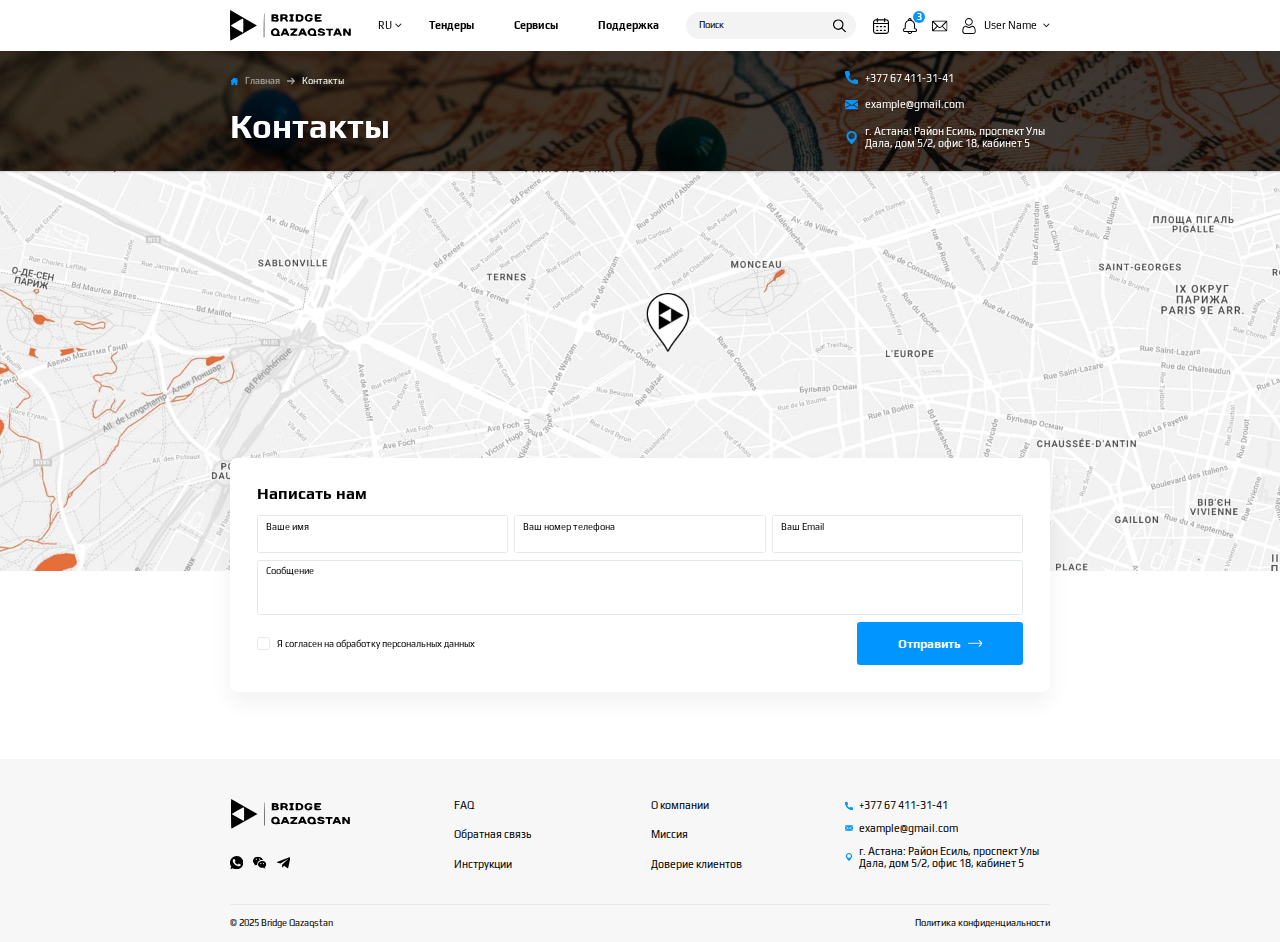
<file: contacts.html>
<!DOCTYPE html>
<html lang="ru">

<head>
  <meta charset="UTF-8" />
  <meta http-equiv="X-UA-Compatible" content="IE=edge" />
  <meta name="viewport" content="width=device-width, initial-scale=1.0" />
  <title>Contacts</title>
  <link rel="preconnect" href="https://fonts.googleapis.com" />
  <link rel="preconnect" href="https://fonts.gstatic.com" crossorigin />
  <link href="https://fonts.googleapis.com/css2?family=Play:wght@400;700&display=swap" rel="stylesheet" />
  <link href="https://unpkg.com/aos@2.3.1/dist/aos.css" rel="stylesheet">
  <link rel="stylesheet" href="css/style.min.css" />
</head>

<body>
  <div class="big-wrapper">
    <header class="header header--panel">
      <div class="container">
        <div class="header__inner">
          <a class="header__logo logo" href="#" data-aos="fade-down">
            <img src="images/logo.svg" alt="logo" />
          </a>
          <div class="header__lang lang" data-aos="fade-down">
            <div class="lang__current">
              <p class="lang__current-text">RU</p>
              <svg width="10" height="11" viewBox="0 0 10 11" fill="none" xmlns="http://www.w3.org/2000/svg">
                <path
                  d="M5.00211 6.46335L1.26098 2.72238C1.15821 2.61937 1.02081 2.5627 0.874309 2.5627C0.727723 2.5627 0.590406 2.61937 0.487479 2.72238L0.159837 3.05018C0.0567477 3.15303 -2.24982e-07 3.29051 -2.18578e-07 3.43701C-2.12174e-07 3.58351 0.0567478 3.72083 0.159837 3.82376L4.61398 8.27799C4.71724 8.38132 4.8552 8.4379 5.00187 8.4375C5.14919 8.4379 5.28699 8.3814 5.39032 8.27799L9.84016 3.8279C9.94325 3.72498 10 3.58766 10 3.44108C10 3.29457 9.94325 3.15725 9.84016 3.05425L9.51252 2.72652C9.29927 2.51327 8.95211 2.51327 8.73894 2.72652L5.00211 6.46335Z"
                  fill="black" />
              </svg>
            </div>
            <ul class="lang__list">
              <li class="lang__list-item">
                <a class="lang__list-link" href="#"> RU </a>
              </li>
              <li class="lang__list-item">
                <a class="lang__list-link" href="#"> KZ </a>
              </li>
            </ul>
          </div>
          <div class="header__wrapper">
            <nav class="header__menu menu" data-aos="fade-down">
              <ul class="menu__list menu-list">
                <li class="menu-list__item">
                  <a class="menu-list__link" href="#"> Тендеры </a>
                </li>
                <li class="menu-list__item">
                  <a class="menu-list__link" href="#"> Сервисы </a>
                </li>
                <li class="menu-list__item">
                  <a class="menu-list__link" href="#"> Поддержка </a>
                </li>
              </ul>
            </nav>
            <form class="header__search search" action="#" method="post" data-aos="fade-down">
              <input class="search__input" type="search" placeholder="Поиск" />
              <button class="search__btn" type="submit">
                <svg width="20" height="20" viewBox="0 0 20 20" fill="none" xmlns="http://www.w3.org/2000/svg">
                  <g clip-path="url(#clip0_3904_1842)">
                    <path
                      d="M19.7556 18.5785L14.0682 12.8911C15.1699 11.5303 15.8332 9.80113 15.8332 7.91783C15.8332 3.55287 12.2815 0.0012207 7.91656 0.0012207C3.55161 0.0012207 0 3.55283 0 7.91779C0 12.2827 3.55165 15.8344 7.9166 15.8344C9.7999 15.8344 11.5291 15.1711 12.8899 14.0694L18.5773 19.7569C18.7398 19.9194 18.9531 20.001 19.1665 20.001C19.3798 20.001 19.5932 19.9194 19.7557 19.7569C20.0815 19.431 20.0815 18.9044 19.7556 18.5785ZM7.9166 14.1677C4.46996 14.1677 1.66666 11.3644 1.66666 7.91779C1.66666 4.47114 4.46996 1.66785 7.9166 1.66785C11.3632 1.66785 14.1665 4.47114 14.1665 7.91779C14.1665 11.3644 11.3632 14.1677 7.9166 14.1677Z"
                      fill="black" />
                  </g>
                  <defs>
                    <clipPath id="clip0_3904_1842">
                      <rect width="20" height="20" fill="white" />
                    </clipPath>
                  </defs>
                </svg>
              </button>
            </form>
            <div class="header__futures futures" data-aos="fade-down">
              <ul class="futures__list futures-list">
                <li class="futures-list__item">
                  <a class="futures-list__link" href="#">
                    <svg width="24" height="24" viewBox="0 0 24 24" fill="none" xmlns="http://www.w3.org/2000/svg">
                      <g clip-path="url(#clip0_3904_1832)">
                        <path
                          d="M10.5895 24C8.57177 24 6.55877 24 4.59303 23.9953C3.35972 23.9953 2.20201 23.518 1.342 22.658C0.481985 21.798 0.00472534 20.645 0 19.407C0 16.293 0 13.127 0 10.0602C0 8.90254 0 7.74011 0 6.5824C0 3.86533 1.97519 1.87596 4.69699 1.85233C4.78677 1.85233 4.88128 1.85233 4.97578 1.85233C5.05611 1.85233 5.58063 1.85233 5.58063 1.85233V1.75783C5.58063 1.65859 5.58063 1.55936 5.58063 1.46486C5.58063 1.26167 5.58063 1.07265 5.58063 0.878913C5.58535 0.378027 5.9492 0 6.42646 0C6.90372 0 7.2723 0.378027 7.27702 0.878913C7.28175 1.07265 7.27702 1.26167 7.27702 1.46013C7.27702 1.54991 7.27702 1.64442 7.27702 1.73892V1.83343H16.7277C16.7277 1.83343 16.7277 1.56409 16.7277 1.47903C16.7277 1.29002 16.7277 1.10573 16.7277 0.916716C16.7324 0.382752 17.0868 0 17.5783 0H17.5877C18.0697 0.00472534 18.4241 0.387478 18.4288 0.911991C18.4288 1.09628 18.4288 1.28057 18.4288 1.48376C18.4288 1.58299 18.4288 1.88541 18.4288 1.88541H18.5233C18.6698 1.88541 18.8116 1.88069 18.9533 1.88069C19.0951 1.88069 19.2274 1.87596 19.3597 1.87596C19.5393 1.87596 19.6905 1.88069 19.8323 1.89014C20.834 1.95157 21.8122 2.39575 22.5871 3.13763C23.3621 3.8795 23.8488 4.83402 23.9575 5.83107C23.9811 6.06261 24 6.26108 24 6.45481V6.97933C24 11.0478 24.0047 15.2581 24 19.3975C24 20.4654 23.655 21.4578 23.0077 22.2705C22.3603 23.0833 21.4672 23.6409 20.4276 23.8771C20.0921 23.9527 19.7472 23.9953 19.3975 23.9953C16.4158 24 13.453 24 10.5895 24ZM1.70585 12.3426C1.70585 14.6675 1.70585 16.9923 1.70585 19.3172C1.70585 21.0419 2.95334 22.2989 4.66391 22.2989C7.12581 22.2989 9.58771 22.3036 12.0496 22.3036C14.5257 22.3036 16.9829 22.3036 19.355 22.2989C21.0656 22.2989 22.3036 21.0467 22.3036 19.3314C22.3036 16.997 22.3036 14.6675 22.3036 12.3331V9.14353H1.70112L1.70585 12.3426ZM4.87655 3.544C3.8228 3.544 2.96279 3.89841 2.39575 4.56468C1.80508 5.2593 1.56881 6.27053 1.74365 7.33845L1.75783 7.41878H22.2705L22.28 7.33373C22.4217 6.17602 22.1807 5.20732 21.5759 4.52688C21.0183 3.89368 20.1677 3.544 19.1849 3.544C18.9675 3.544 18.7407 3.56291 18.5139 3.59598L18.4336 3.61016V3.69049C18.4336 3.85588 18.4336 4.02599 18.4383 4.19138C18.443 4.60721 18.4477 5.03249 18.4241 5.44832C18.4146 5.64678 18.3343 5.87832 18.2162 6.04843C18.0839 6.23745 17.8618 6.34613 17.6019 6.34613C17.5027 6.34613 17.3987 6.32723 17.3042 6.29415C16.9592 6.17129 16.7372 5.86887 16.7324 5.5003C16.7277 5.07974 16.7277 4.66391 16.7277 4.22445C16.7277 4.04017 16.7277 3.85588 16.7277 3.66686V3.57236H7.27702V3.66686C7.27702 3.85588 7.27702 4.04489 7.27702 4.22918C7.27702 4.65918 7.28175 5.06556 7.2723 5.47667C7.26757 5.9681 6.899 6.33668 6.42174 6.33668H6.40756C5.9303 6.33196 5.5759 5.9681 5.57118 5.47194C5.56645 5.14117 5.56645 4.80567 5.57118 4.48435C5.57118 4.28588 5.57118 4.08742 5.57118 3.89368C5.57118 3.83698 5.56645 3.785 5.56172 3.73302C5.56172 3.70939 5.557 3.69049 5.557 3.66686L5.55227 3.58653L5.47194 3.57708C5.27348 3.55818 5.07029 3.544 4.87655 3.544Z"
                          fill="black" />
                        <path
                          d="M6.44016 19.3739C6.13301 19.3739 5.80697 19.3692 5.47619 19.3645C5.01783 19.355 4.64453 18.977 4.64453 18.5139C4.64453 18.0461 5.02256 17.6728 5.49982 17.6681C5.60378 17.6681 5.71718 17.6633 5.85422 17.6633C5.95345 17.6633 6.05268 17.6633 6.15191 17.6633C6.25115 17.6633 6.34565 17.6633 6.44489 17.6633H6.45434C6.54884 17.6633 6.64335 17.6633 6.73786 17.6633C6.83236 17.6633 6.92687 17.6633 7.01665 17.6633C7.14896 17.6633 7.26237 17.6633 7.36633 17.6681C7.83886 17.6775 8.20271 18.0366 8.21216 18.5044C8.22161 18.9675 7.85304 19.3503 7.38995 19.3645C7.08281 19.3739 6.76148 19.3739 6.44016 19.3739Z"
                          fill="black" />
                        <path
                          d="M18.1503 19.3739C18.0558 19.3739 17.9613 19.3739 17.8668 19.3739C17.7723 19.3739 17.6778 19.3739 17.5833 19.3739H17.5691C17.4793 19.3739 17.3895 19.3739 17.2997 19.3739C17.2005 19.3739 17.106 19.3739 17.0068 19.3739C16.8934 19.3739 16.7847 19.3739 16.6713 19.3692C16.1751 19.3597 15.7971 18.9817 15.8018 18.5092C15.8065 18.0366 16.1798 17.6728 16.6665 17.6681C16.9784 17.6633 17.2903 17.6633 17.588 17.6633C17.8999 17.6633 18.207 17.6633 18.5047 17.6681C18.9867 17.6728 19.3647 18.0461 19.3647 18.5139C19.3647 18.9817 18.9914 19.355 18.5094 19.3692C18.4055 19.3692 18.2921 19.3739 18.1503 19.3739Z"
                          fill="black" />
                        <path
                          d="M12.5738 13.798C12.4793 13.798 12.38 13.798 12.2855 13.798C12.191 13.798 12.0965 13.798 12.002 13.798H11.9925C11.898 13.798 11.8035 13.798 11.709 13.798C11.6145 13.798 11.52 13.798 11.4302 13.798C11.2979 13.798 11.1845 13.798 11.0806 13.7932C10.5938 13.7838 10.2205 13.4199 10.2158 12.9474C10.2158 12.7159 10.3009 12.5032 10.4615 12.3426C10.6222 12.1819 10.8443 12.0921 11.0853 12.0921C11.3877 12.0874 11.6901 12.0874 11.9973 12.0874C12.295 12.0874 12.6021 12.0874 12.9045 12.0921C13.4054 12.0969 13.7787 12.4654 13.774 12.9474C13.7693 13.4199 13.4007 13.7838 12.914 13.7932C12.8148 13.798 12.7061 13.798 12.5738 13.798Z"
                          fill="black" />
                        <path
                          d="M17.5738 13.798C17.2619 13.798 16.9453 13.7932 16.6381 13.7885C16.1703 13.7791 15.8065 13.4105 15.8018 12.9427C15.8018 12.4749 16.1751 12.1016 16.6523 12.0921C16.7563 12.0921 16.8697 12.0874 17.0067 12.0874C17.106 12.0874 17.2052 12.0874 17.2997 12.0874C17.3989 12.0874 17.4934 12.0874 17.5927 12.0874C17.6919 12.0874 17.7864 12.0874 17.8809 12.0874C17.9754 12.0874 18.0699 12.0874 18.1644 12.0874C18.2967 12.0874 18.4101 12.0874 18.5094 12.0921C18.9819 12.1016 19.3647 12.4843 19.3599 12.9474C19.3552 13.4105 18.9866 13.7838 18.5188 13.7885C18.207 13.798 17.8856 13.798 17.5738 13.798Z"
                          fill="black" />
                        <path
                          d="M11.4302 19.3691C11.2979 19.3691 11.1845 19.3691 11.0806 19.3644C10.5986 19.355 10.2205 18.9817 10.2158 18.5186C10.2158 18.287 10.3009 18.0744 10.4615 17.9137C10.6222 17.7531 10.8443 17.6633 11.0853 17.6633C11.3783 17.6586 11.6854 17.6586 11.9925 17.6586C12.2902 17.6586 12.5927 17.6586 12.9045 17.6633C13.4054 17.668 13.7787 18.0319 13.7787 18.5139C13.7787 18.9911 13.396 19.355 12.8951 19.3644C12.7817 19.3644 12.673 19.3644 12.5596 19.3644C12.4651 19.3644 12.3659 19.3644 12.2713 19.3644C12.1816 19.3644 12.0918 19.3644 11.9973 19.3644H11.9831C11.8886 19.3644 11.7988 19.3644 11.7043 19.3644C11.6145 19.3691 11.5247 19.3691 11.4302 19.3691Z"
                          fill="black" />
                        <path
                          d="M7.00249 13.798C6.90798 13.798 6.81348 13.798 6.7237 13.798C6.62919 13.798 6.53468 13.798 6.44017 13.798H6.43072C6.33622 13.798 6.24171 13.798 6.1472 13.798C6.04797 13.798 5.95346 13.798 5.85423 13.798C5.74082 13.798 5.62269 13.798 5.50928 13.7932C5.01312 13.7838 4.63037 13.4058 4.63982 12.9332C4.64455 12.4654 5.0273 12.0969 5.50456 12.0921C5.82588 12.0874 6.13775 12.0874 6.44017 12.0874C6.74732 12.0874 7.05447 12.0874 7.34744 12.0921C7.8247 12.0969 8.20273 12.4702 8.20273 12.938C8.20273 13.4058 7.82942 13.7791 7.34744 13.7885C7.24821 13.798 7.1348 13.798 7.00249 13.798Z"
                          fill="black" />
                      </g>
                      <defs>
                        <clipPath id="clip0_3904_1832">
                          <rect width="24.0095" height="24" fill="white" />
                        </clipPath>
                      </defs>
                    </svg>
                  </a>
                </li>
                <li class="futures-list__item">
                  <a class="futures-list__link" href="#">
                    <svg width="22" height="24" viewBox="0 0 22 24" fill="none" xmlns="http://www.w3.org/2000/svg">
                      <g clip-path="url(#clip0_3904_1827)">
                        <path
                          d="M13.4432 3.11255C14.0291 3.44536 14.6245 3.71255 15.1448 4.08755C17.3385 5.66724 18.5057 7.8188 18.5666 10.5329C18.5995 12.0235 18.5713 13.5188 18.576 15.0094C18.576 15.3891 18.637 15.4594 19.012 15.4875C20.3432 15.5954 21.3838 16.4672 21.6182 17.6625C21.9463 19.336 20.6854 20.8922 18.9791 20.9063C17.512 20.9157 16.0401 20.9063 14.5729 20.9063C14.4885 20.9063 14.4041 20.9063 14.3057 20.9063C14.1557 21.9235 13.687 22.7438 12.862 23.3438C12.2338 23.7985 11.5307 24.0047 10.7526 24C9.33695 23.9907 7.62601 22.9125 7.34945 20.9063C7.26508 20.9063 7.1807 20.9063 7.09633 20.9063C5.6432 20.9063 4.19008 20.911 2.73695 20.9063C1.1432 20.9016 -0.0567976 19.65 -0.00523514 18.061C0.0369524 16.8047 1.09164 15.6704 2.36664 15.5157C2.44633 15.5063 2.52133 15.4969 2.60101 15.4922C3.0557 15.45 3.08851 15.4125 3.08851 14.9438C3.08851 13.4438 3.0557 11.9438 3.0932 10.4438C3.18226 7.12974 4.76664 4.77192 7.75258 3.35161C7.89789 3.2813 8.11351 3.26255 8.18383 3.14536C8.25883 3.03286 8.18851 2.8313 8.18851 2.66724C8.16976 1.18599 9.37914 -0.0187014 10.8651 -0.00463887C12.3463 0.0141111 13.5276 1.2563 13.4666 2.73755C13.4666 2.87349 13.4526 3.00942 13.4432 3.11255ZM10.837 19.3547C13.5135 19.3547 16.1948 19.3547 18.8713 19.3547C18.8854 19.3547 18.9041 19.3547 18.9182 19.3547C19.5698 19.3407 20.0713 18.9 20.1135 18.3C20.1557 17.6625 19.7291 17.1469 19.0682 17.0485C18.8854 17.0204 18.6932 17.025 18.5104 16.9875C17.6245 16.8047 17.0245 16.0594 17.0198 15.1407C17.0151 13.6547 17.0151 12.1735 17.0198 10.6875C17.0245 9.86724 16.8838 9.07505 16.5885 8.3063C15.3791 5.13755 12.0135 3.52505 8.82133 4.58442C6.39789 5.39067 4.66351 7.7438 4.64008 10.2938C4.62601 11.9016 4.64008 13.5094 4.63539 15.1219C4.6307 16.0594 4.0307 16.8047 3.14008 16.9875C2.9432 17.0297 2.73695 17.0204 2.53539 17.0532C1.7057 17.1938 1.27445 18.0891 1.7057 18.7829C1.9682 19.2 2.35258 19.3594 2.82601 19.3594C5.49789 19.3547 8.16976 19.3547 10.837 19.3547ZM8.96195 20.9157C9.09789 21.8204 10.0166 22.5141 10.9635 22.4485C11.826 22.3922 12.6791 21.6375 12.6932 20.9157C11.4557 20.9157 10.2135 20.9157 8.96195 20.9157ZM11.8963 2.74692C12.0182 2.39536 11.737 1.93599 11.4698 1.74849C11.0995 1.49067 10.6166 1.4813 10.2416 1.72974C9.8807 1.9688 9.69789 2.37192 9.77758 2.74692C10.4807 2.74692 11.1838 2.74692 11.8963 2.74692Z"
                          fill="black" />
                      </g>
                      <defs>
                        <clipPath id="clip0_3904_1827">
                          <rect width="21.675" height="24" fill="white" />
                        </clipPath>
                      </defs>
                    </svg>
                    <span> 3 </span>
                  </a>
                </li>
                <li class="futures-list__item">
                  <a class="futures-list__link" href="#">
                    <svg width="25" height="17" viewBox="0 0 25 17" fill="none" xmlns="http://www.w3.org/2000/svg">
                      <g clip-path="url(#clip0_3904_1824)">
                        <path
                          d="M12.0784 17C8.79999 17 5.51783 17 2.23945 17C1.50295 17 0.887306 16.7394 0.434073 16.1464C0.124364 15.7422 -0.000274486 15.2739 -0.000274486 14.7678C-0.000274486 11.8218 -0.000274486 8.87578 -0.000274486 5.92976C-0.000274486 4.69093 -0.00405142 3.44831 -0.000274486 2.20948C0.00350245 1.30301 0.403858 0.630718 1.21212 0.211478C1.51805 0.0604007 1.84665 -3.0345e-05 2.1828 -3.0345e-05C8.78488 -3.0345e-05 15.387 -0.00380728 21.9928 -3.0345e-05C23.2506 -3.0345e-05 24.1721 0.932874 24.1759 2.19059C24.1797 6.39433 24.1797 10.6018 24.1759 14.8056C24.1759 15.8556 23.5452 16.6714 22.5367 16.932C22.3328 16.9849 22.1137 16.9924 21.8984 16.9924C18.6238 17 15.353 17 12.0784 17ZM2.45851 1.43521C2.50761 1.49186 2.53027 1.52585 2.56049 1.55229C5.21945 4.19615 7.87464 6.84756 10.5449 9.48386C10.7678 9.70292 11.051 9.89555 11.3381 10.0051C12.2068 10.3337 12.9886 10.1259 13.6383 9.48009C16.2972 6.84378 18.9486 4.19993 21.6038 1.55985C21.6378 1.52585 21.6605 1.48808 21.702 1.43898C15.285 1.43521 8.88686 1.43521 2.45851 1.43521ZM15.6363 9.47253C15.2812 9.83512 14.9715 10.1637 14.6505 10.481C13.2001 11.9124 11.1077 11.9464 9.61203 10.5603C9.29855 10.2695 9.00395 9.95976 8.69802 9.6576C8.64891 9.6085 8.59981 9.56695 8.52428 9.49519C6.51872 11.5347 4.52827 13.5667 2.57182 15.561C8.89819 15.561 15.2925 15.561 21.6114 15.561C19.6474 13.563 17.6607 11.5347 15.6363 9.47253ZM1.48029 2.45876C1.46518 2.46631 1.45385 2.47764 1.43874 2.4852C1.43874 6.4963 1.43874 10.5074 1.43874 14.5185C1.45385 14.5299 1.47273 14.5374 1.48784 14.5487C3.48206 12.5167 5.47629 10.4885 7.42519 8.49808C5.46873 6.50763 3.47451 4.4832 1.48029 2.45876ZM16.69 8.55096C18.6767 10.5263 20.6936 12.5319 22.7369 14.5601C22.7369 10.4999 22.7369 6.48875 22.7369 2.47764C22.7218 2.47009 22.7067 2.46253 22.6916 2.45498C20.6973 4.4832 18.7031 6.50763 16.69 8.55096Z"
                          fill="black" />
                      </g>
                      <defs>
                        <clipPath id="clip0_3904_1824">
                          <rect width="24.1762" height="17" fill="white" />
                        </clipPath>
                      </defs>
                    </svg>
                  </a>
                </li>
              </ul>
            </div>
          </div>
          <div class="header__users users" data-aos="fade-down">
            <a class="users__head" href="#">
              <svg xmlns="http://www.w3.org/2000/svg" x="0px" y="0px" viewBox="0 0 24 24" xml:space="preserve">
                <g>
                  <path class="st0" d="M12,24c-1.9,0-3.8,0-5.7,0c-1,0-1.9-0.2-2.7-0.8c-0.9-0.6-1.5-1.5-1.6-2.6c-0.2-2,0.1-4,0.8-5.8
                                c0.4-1.1,1.1-2.1,2.2-2.6c0.7-0.4,1.4-0.5,2.2-0.5c0.2,0,0.5,0.1,0.7,0.2C8.3,12,8.7,12.3,9,12.5c2,1.2,4,1.2,6,0
                                c0.2-0.1,0.5-0.3,0.7-0.5c0.6-0.5,1.3-0.5,2-0.3c1.4,0.3,2.4,1.1,3.1,2.4c0.7,1.2,1,2.5,1.1,3.9c0.1,0.7,0.1,1.4,0.1,2.2
                                c0,2.1-1.5,3.6-3.6,3.8c-0.3,0-0.6,0-0.9,0C15.7,24,13.8,24,12,24z M12,22.6c1.9,0,3.7,0,5.6,0c0.3,0,0.5,0,0.8,0
                                c1.2-0.1,2-1,2.2-2.1c0.1-0.9,0-1.9-0.1-2.8c-0.1-1-0.4-1.9-0.9-2.8c-0.6-1-1.4-1.7-2.6-1.8c-0.1,0-0.2,0-0.3,0.1
                                c-0.4,0.2-0.7,0.4-1,0.7c-1,0.6-2,1-3.1,1c-1.5,0.1-3-0.3-4.3-1.1c-0.3-0.2-0.6-0.4-0.9-0.6C7.2,13,7.1,13,7.1,13
                                c-0.5,0-1,0.1-1.4,0.4c-0.8,0.4-1.2,1.2-1.5,1.9c-0.6,1.5-0.8,3.2-0.7,4.8c0,1,0.5,1.7,1.4,2.1c0.5,0.2,1,0.3,1.5,0.3
                                C8.2,22.6,10.1,22.6,12,22.6z" />
                  <path class="st0"
                    d="M17.6,5.8c0,3.2-2.6,5.8-5.8,5.8c-3.2,0-5.8-2.6-5.8-5.8C6.1,2.6,8.7,0,11.9,0C15.1,0,17.6,2.6,17.6,5.8z
                                 M16.2,5.8c0-2.4-2-4.4-4.4-4.4c-2.4,0-4.4,1.9-4.4,4.4c0,2.4,1.9,4.4,4.4,4.4C14.3,10.2,16.2,8.2,16.2,5.8z" />
                </g>
              </svg>
              <span> User Name </span>
              <svg width="10" height="11" viewBox="0 0 10 11" fill="none" xmlns="http://www.w3.org/2000/svg">
                <path
                  d="M5.00211 6.46335L1.26098 2.72238C1.15821 2.61937 1.02081 2.5627 0.874309 2.5627C0.727723 2.5627 0.590406 2.61937 0.487479 2.72238L0.159837 3.05018C0.0567477 3.15303 -2.24982e-07 3.29051 -2.18578e-07 3.43701C-2.12174e-07 3.58351 0.0567478 3.72083 0.159837 3.82376L4.61398 8.27799C4.71724 8.38132 4.8552 8.4379 5.00187 8.4375C5.14919 8.4379 5.28699 8.3814 5.39032 8.27799L9.84016 3.8279C9.94325 3.72498 10 3.58766 10 3.44108C10 3.29457 9.94325 3.15725 9.84016 3.05425L9.51252 2.72652C9.29927 2.51327 8.95211 2.51327 8.73894 2.72652L5.00211 6.46335Z"
                  fill="black" />
              </svg>
            </a>
            <ul class="users__list users-list">
              <li class="users-list__item">
                <a class="users-list__link" href="#">
                  <svg xmlns="http://www.w3.org/2000/svg" x="0px" y="0px" viewBox="0 0 24 24" xml:space="preserve">
                    <g>
                      <path class="st0" d="M12,24c-1.9,0-3.8,0-5.7,0c-1,0-1.9-0.2-2.7-0.8c-0.9-0.6-1.5-1.5-1.6-2.6c-0.2-2,0.1-4,0.8-5.8
                                c0.4-1.1,1.1-2.1,2.2-2.6c0.7-0.4,1.4-0.5,2.2-0.5c0.2,0,0.5,0.1,0.7,0.2C8.3,12,8.7,12.3,9,12.5c2,1.2,4,1.2,6,0
                                c0.2-0.1,0.5-0.3,0.7-0.5c0.6-0.5,1.3-0.5,2-0.3c1.4,0.3,2.4,1.1,3.1,2.4c0.7,1.2,1,2.5,1.1,3.9c0.1,0.7,0.1,1.4,0.1,2.2
                                c0,2.1-1.5,3.6-3.6,3.8c-0.3,0-0.6,0-0.9,0C15.7,24,13.8,24,12,24z M12,22.6c1.9,0,3.7,0,5.6,0c0.3,0,0.5,0,0.8,0
                                c1.2-0.1,2-1,2.2-2.1c0.1-0.9,0-1.9-0.1-2.8c-0.1-1-0.4-1.9-0.9-2.8c-0.6-1-1.4-1.7-2.6-1.8c-0.1,0-0.2,0-0.3,0.1
                                c-0.4,0.2-0.7,0.4-1,0.7c-1,0.6-2,1-3.1,1c-1.5,0.1-3-0.3-4.3-1.1c-0.3-0.2-0.6-0.4-0.9-0.6C7.2,13,7.1,13,7.1,13
                                c-0.5,0-1,0.1-1.4,0.4c-0.8,0.4-1.2,1.2-1.5,1.9c-0.6,1.5-0.8,3.2-0.7,4.8c0,1,0.5,1.7,1.4,2.1c0.5,0.2,1,0.3,1.5,0.3
                                C8.2,22.6,10.1,22.6,12,22.6z" />
                      <path class="st0"
                        d="M17.6,5.8c0,3.2-2.6,5.8-5.8,5.8c-3.2,0-5.8-2.6-5.8-5.8C6.1,2.6,8.7,0,11.9,0C15.1,0,17.6,2.6,17.6,5.8z
                                 M16.2,5.8c0-2.4-2-4.4-4.4-4.4c-2.4,0-4.4,1.9-4.4,4.4c0,2.4,1.9,4.4,4.4,4.4C14.3,10.2,16.2,8.2,16.2,5.8z" />
                    </g>
                  </svg>
                  <span> User Name 1 </span>
                </a>
              </li>
              <li class="users-list__item">
                <a class="users-list__link" href="#">
                  <svg xmlns="http://www.w3.org/2000/svg" x="0px" y="0px" viewBox="0 0 24 24" xml:space="preserve">
                    <g>
                      <path class="st0" d="M12,24c-1.9,0-3.8,0-5.7,0c-1,0-1.9-0.2-2.7-0.8c-0.9-0.6-1.5-1.5-1.6-2.6c-0.2-2,0.1-4,0.8-5.8
                                    c0.4-1.1,1.1-2.1,2.2-2.6c0.7-0.4,1.4-0.5,2.2-0.5c0.2,0,0.5,0.1,0.7,0.2C8.3,12,8.7,12.3,9,12.5c2,1.2,4,1.2,6,0
                                    c0.2-0.1,0.5-0.3,0.7-0.5c0.6-0.5,1.3-0.5,2-0.3c1.4,0.3,2.4,1.1,3.1,2.4c0.7,1.2,1,2.5,1.1,3.9c0.1,0.7,0.1,1.4,0.1,2.2
                                    c0,2.1-1.5,3.6-3.6,3.8c-0.3,0-0.6,0-0.9,0C15.7,24,13.8,24,12,24z M12,22.6c1.9,0,3.7,0,5.6,0c0.3,0,0.5,0,0.8,0
                                    c1.2-0.1,2-1,2.2-2.1c0.1-0.9,0-1.9-0.1-2.8c-0.1-1-0.4-1.9-0.9-2.8c-0.6-1-1.4-1.7-2.6-1.8c-0.1,0-0.2,0-0.3,0.1
                                    c-0.4,0.2-0.7,0.4-1,0.7c-1,0.6-2,1-3.1,1c-1.5,0.1-3-0.3-4.3-1.1c-0.3-0.2-0.6-0.4-0.9-0.6C7.2,13,7.1,13,7.1,13
                                    c-0.5,0-1,0.1-1.4,0.4c-0.8,0.4-1.2,1.2-1.5,1.9c-0.6,1.5-0.8,3.2-0.7,4.8c0,1,0.5,1.7,1.4,2.1c0.5,0.2,1,0.3,1.5,0.3
                                    C8.2,22.6,10.1,22.6,12,22.6z" />
                      <path class="st0"
                        d="M17.6,5.8c0,3.2-2.6,5.8-5.8,5.8c-3.2,0-5.8-2.6-5.8-5.8C6.1,2.6,8.7,0,11.9,0C15.1,0,17.6,2.6,17.6,5.8z
                                     M16.2,5.8c0-2.4-2-4.4-4.4-4.4c-2.4,0-4.4,1.9-4.4,4.4c0,2.4,1.9,4.4,4.4,4.4C14.3,10.2,16.2,8.2,16.2,5.8z" />
                    </g>
                  </svg>
                  <span> User Name 2 </span>
                </a>
              </li>
            </ul>
          </div>
          <div class="header__burger burger" data-aos="fade-down">
            <span></span>
            <span></span>
            <span></span>
          </div>
        </div>
      </div>
    </header>
    <div class="wrapper">
      <main class="main">
        <section class="main__head head">
          <picture class="head__img">
            <img src="images/head-bg-5.jpg" alt="img" />
          </picture>
          <div class="container">
            <div class="head__inner">
              <div class="head__wrapper">
                <div class="head__breadcrumbs breadcrumbs" data-aos="fade-right">
                  <ul class="breadcrumbs__list breadcrumbs-list">
                    <li class="breadcrumbs-list__item">
                      <a class="breadcrumbs-list__link" href="#">
                        <svg width="13" height="14" viewBox="0 0 13 14" fill="none" xmlns="http://www.w3.org/2000/svg">
                          <g clip-path="url(#clip0_3892_28565)">
                            <path
                              d="M12.7817 6.31L6.949 0.995292C6.69298 0.761978 6.30692 0.762003 6.05101 0.995266L0.218309 6.31002C0.0132296 6.4969 -0.0545125 6.78482 0.0456788 7.04353C0.145895 7.30223 0.389899 7.46938 0.667342 7.46938H1.59892V12.7943C1.59892 13.0054 1.77011 13.1766 1.98123 13.1766H5.17826C5.38938 13.1766 5.56056 13.0055 5.56056 12.7943V9.56118H7.43952V12.7943C7.43952 13.0055 7.6107 13.1766 7.82182 13.1766H11.0187C11.2298 13.1766 11.401 13.0055 11.401 12.7943V7.46938H12.3328C12.6102 7.46938 12.8542 7.30221 12.9544 7.04353C13.0545 6.7848 12.9867 6.4969 12.7817 6.31Z"
                              fill="#0095FF" />
                            <path
                              d="M11.3009 1.58594H8.7334L11.6832 4.2681V1.96822C11.6832 1.7571 11.512 1.58594 11.3009 1.58594Z"
                              fill="#0095FF" />
                          </g>
                          <defs>
                            <clipPath id="clip0_3892_28565">
                              <rect width="13" height="13" fill="white" transform="translate(0 0.5)" />
                            </clipPath>
                          </defs>
                        </svg>
                        <span> Главная </span>
                      </a>
                    </li>
                    <li class="breadcrumbs-list__item">
                      <svg width="12" height="12" viewBox="0 0 12 12" fill="none" xmlns="http://www.w3.org/2000/svg">
                        <g opacity="0.6">
                          <path
                            d="M11.8082 6.46625L7.47457 10.8C7.35086 10.9237 7.18599 10.9916 7.01019 10.9916C6.83419 10.9916 6.66941 10.9236 6.5457 10.8L6.15224 10.4064C6.02863 10.2829 5.96054 10.1179 5.96054 9.94202C5.96054 9.76622 6.02863 9.59569 6.15224 9.47217L8.68041 6.93844H0.648287C0.286144 6.93844 0 6.65493 0 6.29269V5.7363C0 5.37406 0.286144 5.06197 0.648287 5.06197H8.7091L6.15234 2.51409C6.02873 2.39038 5.96063 2.22989 5.96063 2.05399C5.96063 1.87829 6.02873 1.71546 6.15234 1.59185L6.5458 1.19956C6.6695 1.07585 6.83428 1.00844 7.01028 1.00844C7.18609 1.00844 7.35096 1.07673 7.47467 1.20044L11.8083 5.53406C11.9323 5.65816 12.0005 5.82381 12 5.99991C12.0004 6.17659 11.9323 6.34235 11.8082 6.46625Z"
                            fill="white" />
                        </g>
                      </svg>
                      <span> Контакты </span>
                    </li>
                  </ul>
                </div>
                <h1 class="head__title title" data-aos="fade-right">Контакты</h1>
              </div>
              <div class="head__contacts contacts" data-aos="zoom-in">
                <ul class="contacts__list contacts-list">
                  <li class="contacts-list__item">
                    <a class="contacts-list__link" href="tel:+377674113141">
                      <svg width="12" height="12" viewBox="0 0 12 12" fill="none" xmlns="http://www.w3.org/2000/svg">
                        <g clip-path="url(#clip0_3885_25405)">
                          <path
                            d="M11.0371 7.87663C10.3024 7.87663 9.58106 7.76172 8.89747 7.53581C8.5625 7.42156 8.15072 7.52638 7.94628 7.73634L6.597 8.75491C5.03222 7.91963 4.06834 6.95606 3.24447 5.40303L4.23306 4.08891C4.48991 3.83241 4.58203 3.45772 4.47166 3.10616C4.24478 2.41897 4.12953 1.69794 4.12953 0.962937C4.12956 0.431969 3.69759 0 3.16666 0H0.962906C0.431969 0 0 0.431969 0 0.962906C0 7.04884 4.95119 12 11.0371 12C11.5681 12 12 11.568 12 11.0371V8.8395C12 8.30859 11.568 7.87663 11.0371 7.87663Z"
                            fill="#0095FF" />
                        </g>
                        <defs>
                          <clipPath id="clip0_3885_25405">
                            <rect width="12" height="12" fill="white" />
                          </clipPath>
                        </defs>
                      </svg>
                      <span> +377 67 411-31-41 </span>
                    </a>
                  </li>
                  <li class="contacts-list__item">
                    <a class="contacts-list__link" href="mailto:example@gmail.com">
                      <svg width="12" height="12" viewBox="0 0 12 12" fill="none" xmlns="http://www.w3.org/2000/svg">
                        <g clip-path="url(#clip0_3885_25411)">
                          <path d="M7.95508 6.06394L12.0006 8.62144V3.39844L7.95508 6.06394Z" fill="#0095FF" />
                          <path d="M0 3.39844V8.62144L4.0455 6.06394L0 3.39844Z" fill="#0095FF" />
                          <path
                            d="M11.2509 1.875H0.750937C0.376687 1.875 0.0796875 2.154 0.0234375 2.51325L6.00094 6.4515L11.9784 2.51325C11.9222 2.154 11.6252 1.875 11.2509 1.875Z"
                            fill="#0095FF" />
                          <path
                            d="M7.26694 6.51637L6.20569 7.21537C6.14269 7.25662 6.07144 7.27687 5.99944 7.27687C5.92744 7.27687 5.85619 7.25662 5.79319 7.21537L4.73194 6.51562L0.0234375 9.49388C0.0811875 9.85013 0.376687 10.1269 0.749438 10.1269H11.2494C11.6222 10.1269 11.9177 9.85013 11.9754 9.49388L7.26694 6.51637Z"
                            fill="#0095FF" />
                        </g>
                        <defs>
                          <clipPath id="clip0_3885_25411">
                            <rect width="12" height="12" fill="white" />
                          </clipPath>
                        </defs>
                      </svg>
                      <span>example@gmail.com</span>
                    </a>
                  </li>
                  <li class="contacts-list__item">
                    <a class="contacts-list__link" href="#">
                      <svg width="14" height="14" viewBox="0 0 14 14" fill="none" xmlns="http://www.w3.org/2000/svg">
                        <path
                          d="M6.99081 0C3.95032 0 1.47656 2.47375 1.47656 5.51436C1.47656 6.77751 2.36449 8.54834 4.11577 10.7775C5.39206 12.4022 6.6472 13.6573 6.69997 13.71L6.99081 14L7.28177 13.71C7.33453 13.6573 8.58968 12.4022 9.86607 10.7775C11.6172 8.54834 12.5052 6.77751 12.5052 5.51425C12.5052 2.47375 10.0314 0 6.99081 0V0ZM6.99081 8.54097C5.14169 8.54097 3.63736 7.03664 3.63736 5.18752C3.63736 3.33839 5.14169 1.83395 6.99081 1.83395C8.83994 1.83395 10.3444 3.33839 10.3444 5.18752C10.3444 7.03664 8.83994 8.54097 6.99081 8.54097V8.54097Z"
                          fill="#0095FF" />
                      </svg>
                      <span>г. Астана: Район Есиль, проспект Улы Дала, дом 5/2,
                        офис 18, кабинет 5
                      </span>
                    </a>
                  </li>
                </ul>
              </div>
            </div>
          </div>
        </section>
        <section class="main__contact contact">
          <picture class="contact__map">
            <img src="images/map.jpg" alt="img" data-aos="zoom-out"/>
          </picture>
          <div class="container">
            <div class="contact__inner" data-aos="fade-up">
              <h2 class="contact__title subtitle">Написать нам</h2>
              <form class="contact__form contact-form" action="#">
                <div class="contact-form__wrapper">
                  <div class="contact-form__box form-box">
                    <label class="form-box__label" for=""> Ваше имя </label>
                    <input class="form-box__input" type="text" placeholder="" />
                  </div>
                  <div class="contact-form__box form-box">
                    <label class="form-box__label" for="">
                      Ваш номер телефона
                    </label>
                    <input class="form-box__input" type="tel" placeholder="" />
                  </div>
                  <div class="contact-form__box form-box">
                    <label class="form-box__label" for=""> Ваш Email </label>
                    <input class="form-box__input" type="email" placeholder="" />
                  </div>
                </div>
                <textarea class="contact-form__textarea" placeholder="Сообщение"></textarea>
                <div class="contact-form__bottom contact-bottom">
                  <div class="contact-bottom__checkbox checkbox">
                    <label class="container">
                      Я согласен на обработку персональных данных
                      <input type="checkbox" />
                      <span class="checkmark"></span>
                    </label>
                  </div>
                  <button class="contact-bottom__btn btn btn--blue">
                    <span> Отправить </span>
                    <svg width="22" height="22" viewBox="0 0 22 22" fill="none" xmlns="http://www.w3.org/2000/svg">
                      <g clip-path="url(#clip0_3885_25334)">
                        <path
                          d="M21.7129 10.4273C21.7128 10.4273 21.7127 10.4272 21.7126 10.4271L21.7126 10.427L21.7118 10.4264L21.7119 10.4263C21.7117 10.4262 21.7116 10.426 21.7114 10.4258L17.2215 5.95756C16.9047 5.64227 16.3922 5.64344 16.0768 5.96032C15.7615 6.27714 15.7627 6.7896 16.0795 7.10493L19.0944 10.1052L19.1803 10.1906H19.0591L0.859375 10.1906C0.412356 10.1906 0.05 10.553 0.05 11C0.05 11.447 0.412356 11.8094 0.859375 11.8094L19.0591 11.8094H19.1802L19.0944 11.8948L16.0796 14.8951C15.7628 15.2104 15.7615 15.7228 16.0769 16.0397C16.3923 16.3566 16.9047 16.3577 17.2215 16.0424L21.7111 11.5745L21.7129 10.4273ZM21.7129 10.4273C22.0286 10.7427 22.0295 11.2566 21.7127 11.5729L21.748 11.6083L21.7129 10.4273Z"
                          fill="black" stroke="black" stroke-width="0.1" />
                      </g>
                      <defs>
                        <clipPath id="clip0_3885_25334">
                          <rect width="22" height="22" fill="white" />
                        </clipPath>
                      </defs>
                    </svg>
                  </button>
                </div>
              </form>
            </div>
          </div>
        </section>
      </main>
      <footer class="footer" data-aos="fade">
        <div class="container">
          <div class="footer__inner">
            <div class="footer__wrapper">
              <a class="footer__logo logo" href="#">
                <img src="images/logo.svg" alt="logo" />
              </a>
              <div class="footer__socials socials">
                <ul class="socials__list socials-list">
                  <li class="socials-list__item">
                    <a class="socials-list__link" href="#">
                      <svg width="20" height="20" viewBox="0 0 20 20" fill="none" xmlns="http://www.w3.org/2000/svg">
                        <g clip-path="url(#clip0_3885_25436)">
                          <path
                            d="M10.0025 0H9.9975C4.48375 0 0 4.485 0 10C0 12.1875 0.705 14.215 1.90375 15.8612L0.6575 19.5763L4.50125 18.3475C6.0825 19.395 7.96875 20 10.0025 20C15.5162 20 20 15.5138 20 10C20 4.48625 15.5162 0 10.0025 0ZM15.8212 14.1213C15.58 14.8025 14.6225 15.3675 13.8587 15.5325C13.3363 15.6437 12.6537 15.7325 10.3562 14.78C7.4175 13.5625 5.525 10.5763 5.3775 10.3825C5.23625 10.1887 4.19 8.80125 4.19 7.36625C4.19 5.93125 4.91875 5.2325 5.2125 4.9325C5.45375 4.68625 5.8525 4.57375 6.235 4.57375C6.35875 4.57375 6.47 4.58 6.57 4.585C6.86375 4.5975 7.01125 4.615 7.205 5.07875C7.44625 5.66 8.03375 7.095 8.10375 7.2425C8.175 7.39 8.24625 7.59 8.14625 7.78375C8.0525 7.98375 7.97 8.0725 7.8225 8.2425C7.675 8.4125 7.535 8.5425 7.3875 8.725C7.2525 8.88375 7.1 9.05375 7.27 9.3475C7.44 9.635 8.0275 10.5937 8.8925 11.3637C10.0087 12.3575 10.9137 12.675 11.2375 12.81C11.4787 12.91 11.7662 12.8863 11.9425 12.6988C12.1663 12.4575 12.4425 12.0575 12.7238 11.6638C12.9237 11.3813 13.1763 11.3462 13.4412 11.4462C13.7113 11.54 15.14 12.2462 15.4338 12.3925C15.7275 12.54 15.9212 12.61 15.9925 12.7338C16.0625 12.8575 16.0625 13.4388 15.8212 14.1213Z"
                            fill="black" />
                        </g>
                        <defs>
                          <clipPath id="clip0_3885_25436">
                            <rect width="20" height="20" fill="white" />
                          </clipPath>
                        </defs>
                      </svg>
                    </a>
                  </li>
                  <li class="socials-list__item">
                    <a class="socials-list__link" href="#">
                      <svg width="21" height="19" viewBox="0 0 21 19" fill="none" xmlns="http://www.w3.org/2000/svg">
                        <g clip-path="url(#clip0_3885_25429)">
                          <path
                            d="M1.97545 14.2496C2.33208 13.5075 2.66411 12.8204 2.99614 12.1291C2.7174 11.9001 2.43046 11.688 2.16401 11.4463C1.05314 10.4369 0.307092 9.20277 0.0693404 7.67174C-0.127419 6.39942 0.085737 5.19072 0.676016 4.06683C1.61472 2.26438 3.11092 1.14049 4.95554 0.504331C7.00922 -0.199687 9.067 -0.169999 11.0961 0.614599C12.8915 1.31013 14.318 2.47643 15.1747 4.29161C15.351 4.66906 15.4699 5.07621 15.6339 5.51728C15.4125 5.50031 15.2444 5.48335 15.0805 5.47487C12.5513 5.33067 10.2844 6.01348 8.43983 7.85835C7.07481 9.21973 6.41484 10.895 6.6075 12.884C6.628 13.0791 6.66899 13.27 6.70588 13.5117C6.36975 13.4438 6.05821 13.3845 5.75078 13.3124C5.56631 13.27 5.37365 13.2275 5.20149 13.147C4.92275 13.0197 4.6809 13.0452 4.40625 13.1767C3.6807 13.5202 2.94285 13.834 2.2091 14.1563C2.15171 14.1818 2.09433 14.203 1.97545 14.2496ZM5.25068 5.09741C5.78357 5.09741 6.22628 4.63513 6.23038 4.0838C6.23038 3.53246 5.79177 3.07018 5.25478 3.06594C4.71369 3.0617 4.26278 3.53246 4.26688 4.09228C4.27098 4.64362 4.71779 5.10165 5.25068 5.09741ZM10.4894 3.06594C9.95652 3.07018 9.51381 3.52821 9.51381 4.07955C9.51381 4.63089 9.95652 5.09317 10.4894 5.09317C11.0305 5.09741 11.4814 4.62665 11.4773 4.06683C11.4732 3.51973 11.0223 3.06594 10.4894 3.06594Z"
                            fill="black" />
                          <path
                            d="M18.4582 16.4817C18.8599 17.3129 19.2535 18.1272 19.6716 18.9924C19.5568 18.9458 19.4912 18.9245 19.4256 18.8949C18.4172 18.4495 17.4047 18.0042 16.4004 17.5504C16.216 17.4656 16.0438 17.4487 15.8512 17.4868C14.109 17.8473 12.4407 17.5971 10.8625 16.7658C9.68601 16.1424 8.75551 15.2518 8.23081 13.971C7.67743 12.6223 7.75531 11.2906 8.44397 10.0183C9.23101 8.56785 10.4731 7.68995 11.9692 7.19374C13.818 6.58303 15.6585 6.64664 17.458 7.41004C18.7083 7.94017 19.7495 8.76294 20.4135 10.0056C21.1555 11.4009 21.2047 12.8259 20.4914 14.2594C20.0815 15.0821 19.4871 15.731 18.7575 16.2569C18.6632 16.3333 18.5689 16.4011 18.4582 16.4817ZM13.4449 10.875C13.449 10.3237 13.0104 9.85713 12.4775 9.84865C11.9447 9.84017 11.4937 10.2897 11.4814 10.8453C11.4692 11.4051 11.916 11.8801 12.457 11.8801C12.994 11.8844 13.4408 11.4306 13.4449 10.875ZM16.3881 11.8801C16.921 11.8844 17.3719 11.4306 17.3801 10.8792C17.3883 10.3279 16.9538 9.86138 16.4168 9.84865C15.8757 9.83593 15.4207 10.2982 15.4166 10.8623C15.4166 11.4136 15.8553 11.8759 16.3881 11.8801Z"
                            fill="black" />
                        </g>
                        <defs>
                          <clipPath id="clip0_3885_25429">
                            <rect width="21" height="19" fill="white" />
                          </clipPath>
                        </defs>
                      </svg>
                    </a>
                  </li>
                  <li class="socials-list__item">
                    <a class="socials-list__link" href="#">
                      <svg width="20" height="20" viewBox="0 0 20 20" fill="none" xmlns="http://www.w3.org/2000/svg">
                        <g clip-path="url(#clip0_3885_25433)">
                          <path
                            d="M7.84765 12.6486L7.51682 17.3019C7.99015 17.3019 8.19515 17.0986 8.44098 16.8544L10.6601 14.7336L15.2585 18.1011C16.1018 18.5711 16.696 18.3236 16.9235 17.3252L19.9418 3.1819L19.9426 3.18107C20.2101 1.9344 19.4918 1.4469 18.6701 1.75273L0.928482 8.54523C-0.282352 9.01523 -0.264018 9.69023 0.722648 9.99607L5.25848 11.4069L15.7943 4.8144C16.2901 4.48607 16.741 4.66773 16.3701 4.99607L7.84765 12.6486Z"
                            fill="black" />
                        </g>
                        <defs>
                          <clipPath id="clip0_3885_25433">
                            <rect width="20" height="20" fill="white" />
                          </clipPath>
                        </defs>
                      </svg>
                    </a>
                  </li>
                </ul>
              </div>
            </div>
            <nav class="footer__navigation navigation">
              <ul class="navigation__list navigation-list">
                <li class="navigation-list__item">
                  <a class="navigation-list__link" href="#"> FAQ </a>
                </li>
                <li class="navigation-list__item">
                  <a class="navigation-list__link" href="#"> О компании </a>
                </li>
                <li class="navigation-list__item">
                  <a class="navigation-list__link" href="#"> Обратная связь </a>
                </li>
                <li class="navigation-list__item">
                  <a class="navigation-list__link" href="#"> Миссия </a>
                </li>
                <li class="navigation-list__item">
                  <a class="navigation-list__link" href="#"> Инструкции </a>
                </li>
                <li class="navigation-list__item">
                  <a class="navigation-list__link" href="#">
                    Доверие клиентов
                  </a>
                </li>
              </ul>
            </nav>
            <div class="footer__contacts contacts">
              <ul class="contacts__list contacts-list">
                <li class="contacts-list__item">
                  <a class="contacts-list__link" href="tel:+377674113141">
                    <svg width="12" height="12" viewBox="0 0 12 12" fill="none" xmlns="http://www.w3.org/2000/svg">
                      <g clip-path="url(#clip0_3885_25405)">
                        <path
                          d="M11.0371 7.87663C10.3024 7.87663 9.58106 7.76172 8.89747 7.53581C8.5625 7.42156 8.15072 7.52638 7.94628 7.73634L6.597 8.75491C5.03222 7.91963 4.06834 6.95606 3.24447 5.40303L4.23306 4.08891C4.48991 3.83241 4.58203 3.45772 4.47166 3.10616C4.24478 2.41897 4.12953 1.69794 4.12953 0.962937C4.12956 0.431969 3.69759 0 3.16666 0H0.962906C0.431969 0 0 0.431969 0 0.962906C0 7.04884 4.95119 12 11.0371 12C11.5681 12 12 11.568 12 11.0371V8.8395C12 8.30859 11.568 7.87663 11.0371 7.87663Z"
                          fill="#0095FF" />
                      </g>
                      <defs>
                        <clipPath id="clip0_3885_25405">
                          <rect width="12" height="12" fill="white" />
                        </clipPath>
                      </defs>
                    </svg>
                    <span> +377 67 411-31-41 </span>
                  </a>
                </li>
                <li class="contacts-list__item">
                  <a class="contacts-list__link" href="mailto:example@gmail.com">
                    <svg width="12" height="12" viewBox="0 0 12 12" fill="none" xmlns="http://www.w3.org/2000/svg">
                      <g clip-path="url(#clip0_3885_25411)">
                        <path d="M7.95508 6.06394L12.0006 8.62144V3.39844L7.95508 6.06394Z" fill="#0095FF" />
                        <path d="M0 3.39844V8.62144L4.0455 6.06394L0 3.39844Z" fill="#0095FF" />
                        <path
                          d="M11.2509 1.875H0.750937C0.376687 1.875 0.0796875 2.154 0.0234375 2.51325L6.00094 6.4515L11.9784 2.51325C11.9222 2.154 11.6252 1.875 11.2509 1.875Z"
                          fill="#0095FF" />
                        <path
                          d="M7.26694 6.51637L6.20569 7.21537C6.14269 7.25662 6.07144 7.27687 5.99944 7.27687C5.92744 7.27687 5.85619 7.25662 5.79319 7.21537L4.73194 6.51562L0.0234375 9.49388C0.0811875 9.85013 0.376687 10.1269 0.749438 10.1269H11.2494C11.6222 10.1269 11.9177 9.85013 11.9754 9.49388L7.26694 6.51637Z"
                          fill="#0095FF" />
                      </g>
                      <defs>
                        <clipPath id="clip0_3885_25411">
                          <rect width="12" height="12" fill="white" />
                        </clipPath>
                      </defs>
                    </svg>
                    <span>example@gmail.com</span>
                  </a>
                </li>
                <li class="contacts-list__item">
                  <a class="contacts-list__link" href="#">
                    <svg width="14" height="14" viewBox="0 0 14 14" fill="none" xmlns="http://www.w3.org/2000/svg">
                      <path
                        d="M6.99081 0C3.95032 0 1.47656 2.47375 1.47656 5.51436C1.47656 6.77751 2.36449 8.54834 4.11577 10.7775C5.39206 12.4022 6.6472 13.6573 6.69997 13.71L6.99081 14L7.28177 13.71C7.33453 13.6573 8.58968 12.4022 9.86607 10.7775C11.6172 8.54834 12.5052 6.77751 12.5052 5.51425C12.5052 2.47375 10.0314 0 6.99081 0V0ZM6.99081 8.54097C5.14169 8.54097 3.63736 7.03664 3.63736 5.18752C3.63736 3.33839 5.14169 1.83395 6.99081 1.83395C8.83994 1.83395 10.3444 3.33839 10.3444 5.18752C10.3444 7.03664 8.83994 8.54097 6.99081 8.54097V8.54097Z"
                        fill="#0095FF" />
                    </svg>
                    <span>г. Астана: Район Есиль, проспект Улы Дала, дом 5/2, офис
                      18, кабинет 5
                    </span>
                  </a>
                </li>
              </ul>
            </div>
          </div>
          <div class="footer__bottom footer-bottom">
            <p class="footer-bottom__copy">© 2025 Bridge Qazaqstan</p>
            <a class="footer-bottom__policy" href="#">
              Политика конфиденциальности
            </a>
          </div>
        </div>
      </footer>
    </div>
  </div>

  <script src="https://ajax.googleapis.com/ajax/libs/jquery/3.6.3/jquery.min.js"></script>
  <script src="https://unpkg.com/aos@2.3.1/dist/aos.js"></script>
  <script src="js/main.min.js"></script>
</body>

</html>
</file>
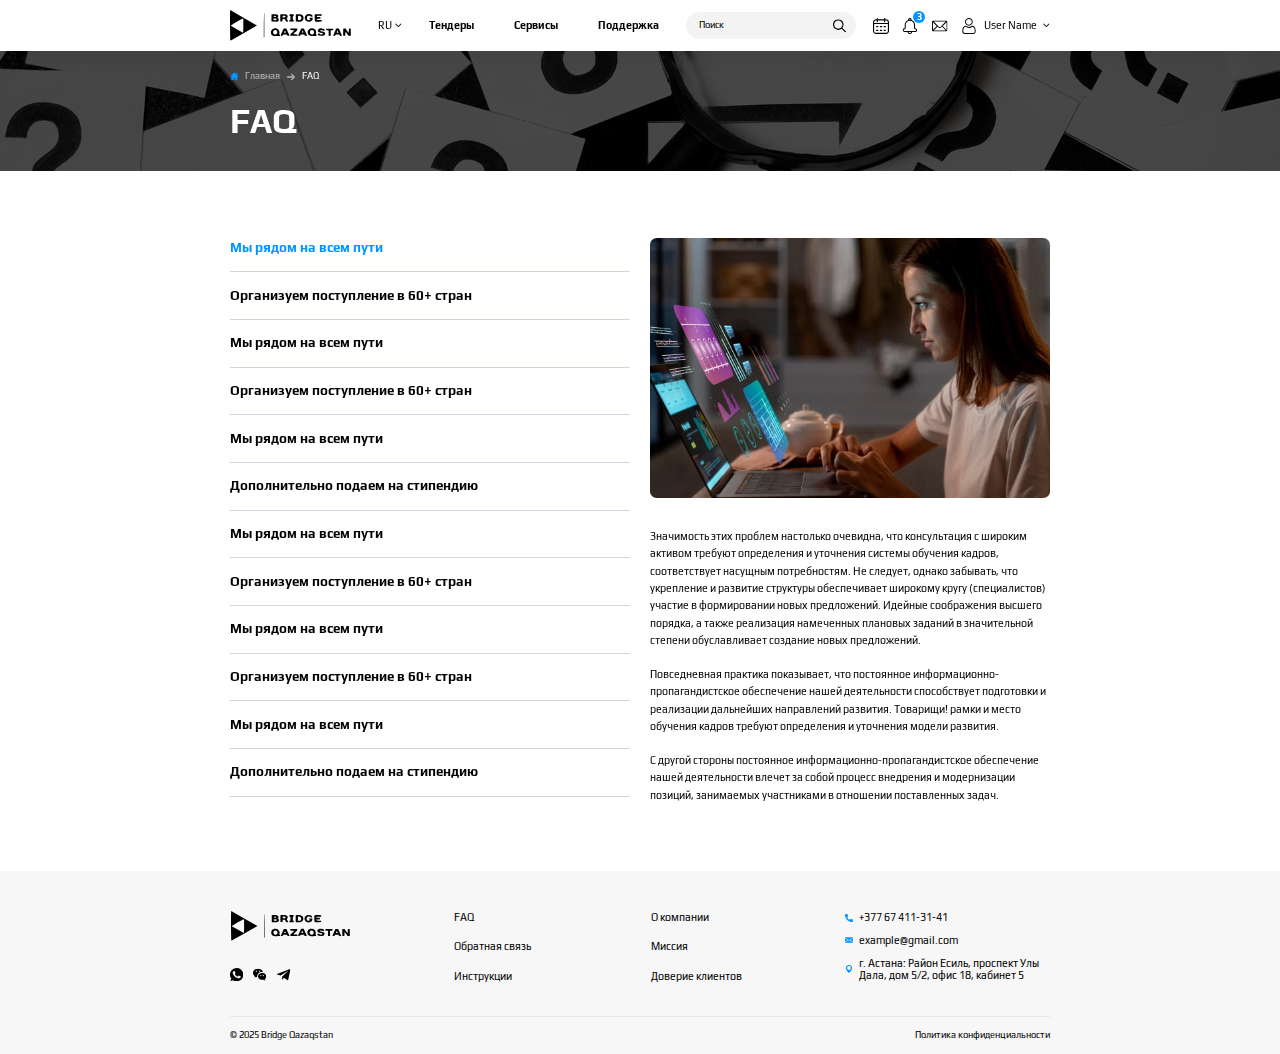
<file: faq.html>
<!DOCTYPE html>
<html lang="ru">

<head>
  <meta charset="UTF-8" />
  <meta http-equiv="X-UA-Compatible" content="IE=edge" />
  <meta name="viewport" content="width=device-width, initial-scale=1.0" />
  <title>Faq</title>
  <link rel="preconnect" href="https://fonts.googleapis.com" />
  <link rel="preconnect" href="https://fonts.gstatic.com" crossorigin />
  <link href="https://fonts.googleapis.com/css2?family=Play:wght@400;700&display=swap" rel="stylesheet" />
  <link href="https://unpkg.com/aos@2.3.1/dist/aos.css" rel="stylesheet">
  <link rel="stylesheet" href="css/style.min.css" />
</head>

<body>
  <div class="big-wrapper">
    <header class="header header--panel">
      <div class="container">
        <div class="header__inner">
          <a class="header__logo logo" href="#" data-aos="fade-down">
            <img src="images/logo.svg" alt="logo" />
          </a>
          <div class="header__lang lang" data-aos="fade-down">
            <div class="lang__current">
              <p class="lang__current-text">RU</p>
              <svg width="10" height="11" viewBox="0 0 10 11" fill="none" xmlns="http://www.w3.org/2000/svg">
                <path
                  d="M5.00211 6.46335L1.26098 2.72238C1.15821 2.61937 1.02081 2.5627 0.874309 2.5627C0.727723 2.5627 0.590406 2.61937 0.487479 2.72238L0.159837 3.05018C0.0567477 3.15303 -2.24982e-07 3.29051 -2.18578e-07 3.43701C-2.12174e-07 3.58351 0.0567478 3.72083 0.159837 3.82376L4.61398 8.27799C4.71724 8.38132 4.8552 8.4379 5.00187 8.4375C5.14919 8.4379 5.28699 8.3814 5.39032 8.27799L9.84016 3.8279C9.94325 3.72498 10 3.58766 10 3.44108C10 3.29457 9.94325 3.15725 9.84016 3.05425L9.51252 2.72652C9.29927 2.51327 8.95211 2.51327 8.73894 2.72652L5.00211 6.46335Z"
                  fill="black" />
              </svg>
            </div>
            <ul class="lang__list">
              <li class="lang__list-item">
                <a class="lang__list-link" href="#"> RU </a>
              </li>
              <li class="lang__list-item">
                <a class="lang__list-link" href="#"> KZ </a>
              </li>
            </ul>
          </div>
          <div class="header__wrapper">
            <nav class="header__menu menu" data-aos="fade-down">
              <ul class="menu__list menu-list">
                <li class="menu-list__item">
                  <a class="menu-list__link" href="#"> Тендеры </a>
                </li>
                <li class="menu-list__item">
                  <a class="menu-list__link" href="#"> Сервисы </a>
                </li>
                <li class="menu-list__item">
                  <a class="menu-list__link" href="#"> Поддержка </a>
                </li>
              </ul>
            </nav>
            <form class="header__search search" action="#" method="post" data-aos="fade-down">
              <input class="search__input" type="search" placeholder="Поиск" />
              <button class="search__btn" type="submit">
                <svg width="20" height="20" viewBox="0 0 20 20" fill="none" xmlns="http://www.w3.org/2000/svg">
                  <g clip-path="url(#clip0_3904_1842)">
                    <path
                      d="M19.7556 18.5785L14.0682 12.8911C15.1699 11.5303 15.8332 9.80113 15.8332 7.91783C15.8332 3.55287 12.2815 0.0012207 7.91656 0.0012207C3.55161 0.0012207 0 3.55283 0 7.91779C0 12.2827 3.55165 15.8344 7.9166 15.8344C9.7999 15.8344 11.5291 15.1711 12.8899 14.0694L18.5773 19.7569C18.7398 19.9194 18.9531 20.001 19.1665 20.001C19.3798 20.001 19.5932 19.9194 19.7557 19.7569C20.0815 19.431 20.0815 18.9044 19.7556 18.5785ZM7.9166 14.1677C4.46996 14.1677 1.66666 11.3644 1.66666 7.91779C1.66666 4.47114 4.46996 1.66785 7.9166 1.66785C11.3632 1.66785 14.1665 4.47114 14.1665 7.91779C14.1665 11.3644 11.3632 14.1677 7.9166 14.1677Z"
                      fill="black" />
                  </g>
                  <defs>
                    <clipPath id="clip0_3904_1842">
                      <rect width="20" height="20" fill="white" />
                    </clipPath>
                  </defs>
                </svg>
              </button>
            </form>
            <div class="header__futures futures" data-aos="fade-down">
              <ul class="futures__list futures-list">
                <li class="futures-list__item">
                  <a class="futures-list__link" href="#">
                    <svg width="24" height="24" viewBox="0 0 24 24" fill="none" xmlns="http://www.w3.org/2000/svg">
                      <g clip-path="url(#clip0_3904_1832)">
                        <path
                          d="M10.5895 24C8.57177 24 6.55877 24 4.59303 23.9953C3.35972 23.9953 2.20201 23.518 1.342 22.658C0.481985 21.798 0.00472534 20.645 0 19.407C0 16.293 0 13.127 0 10.0602C0 8.90254 0 7.74011 0 6.5824C0 3.86533 1.97519 1.87596 4.69699 1.85233C4.78677 1.85233 4.88128 1.85233 4.97578 1.85233C5.05611 1.85233 5.58063 1.85233 5.58063 1.85233V1.75783C5.58063 1.65859 5.58063 1.55936 5.58063 1.46486C5.58063 1.26167 5.58063 1.07265 5.58063 0.878913C5.58535 0.378027 5.9492 0 6.42646 0C6.90372 0 7.2723 0.378027 7.27702 0.878913C7.28175 1.07265 7.27702 1.26167 7.27702 1.46013C7.27702 1.54991 7.27702 1.64442 7.27702 1.73892V1.83343H16.7277C16.7277 1.83343 16.7277 1.56409 16.7277 1.47903C16.7277 1.29002 16.7277 1.10573 16.7277 0.916716C16.7324 0.382752 17.0868 0 17.5783 0H17.5877C18.0697 0.00472534 18.4241 0.387478 18.4288 0.911991C18.4288 1.09628 18.4288 1.28057 18.4288 1.48376C18.4288 1.58299 18.4288 1.88541 18.4288 1.88541H18.5233C18.6698 1.88541 18.8116 1.88069 18.9533 1.88069C19.0951 1.88069 19.2274 1.87596 19.3597 1.87596C19.5393 1.87596 19.6905 1.88069 19.8323 1.89014C20.834 1.95157 21.8122 2.39575 22.5871 3.13763C23.3621 3.8795 23.8488 4.83402 23.9575 5.83107C23.9811 6.06261 24 6.26108 24 6.45481V6.97933C24 11.0478 24.0047 15.2581 24 19.3975C24 20.4654 23.655 21.4578 23.0077 22.2705C22.3603 23.0833 21.4672 23.6409 20.4276 23.8771C20.0921 23.9527 19.7472 23.9953 19.3975 23.9953C16.4158 24 13.453 24 10.5895 24ZM1.70585 12.3426C1.70585 14.6675 1.70585 16.9923 1.70585 19.3172C1.70585 21.0419 2.95334 22.2989 4.66391 22.2989C7.12581 22.2989 9.58771 22.3036 12.0496 22.3036C14.5257 22.3036 16.9829 22.3036 19.355 22.2989C21.0656 22.2989 22.3036 21.0467 22.3036 19.3314C22.3036 16.997 22.3036 14.6675 22.3036 12.3331V9.14353H1.70112L1.70585 12.3426ZM4.87655 3.544C3.8228 3.544 2.96279 3.89841 2.39575 4.56468C1.80508 5.2593 1.56881 6.27053 1.74365 7.33845L1.75783 7.41878H22.2705L22.28 7.33373C22.4217 6.17602 22.1807 5.20732 21.5759 4.52688C21.0183 3.89368 20.1677 3.544 19.1849 3.544C18.9675 3.544 18.7407 3.56291 18.5139 3.59598L18.4336 3.61016V3.69049C18.4336 3.85588 18.4336 4.02599 18.4383 4.19138C18.443 4.60721 18.4477 5.03249 18.4241 5.44832C18.4146 5.64678 18.3343 5.87832 18.2162 6.04843C18.0839 6.23745 17.8618 6.34613 17.6019 6.34613C17.5027 6.34613 17.3987 6.32723 17.3042 6.29415C16.9592 6.17129 16.7372 5.86887 16.7324 5.5003C16.7277 5.07974 16.7277 4.66391 16.7277 4.22445C16.7277 4.04017 16.7277 3.85588 16.7277 3.66686V3.57236H7.27702V3.66686C7.27702 3.85588 7.27702 4.04489 7.27702 4.22918C7.27702 4.65918 7.28175 5.06556 7.2723 5.47667C7.26757 5.9681 6.899 6.33668 6.42174 6.33668H6.40756C5.9303 6.33196 5.5759 5.9681 5.57118 5.47194C5.56645 5.14117 5.56645 4.80567 5.57118 4.48435C5.57118 4.28588 5.57118 4.08742 5.57118 3.89368C5.57118 3.83698 5.56645 3.785 5.56172 3.73302C5.56172 3.70939 5.557 3.69049 5.557 3.66686L5.55227 3.58653L5.47194 3.57708C5.27348 3.55818 5.07029 3.544 4.87655 3.544Z"
                          fill="black" />
                        <path
                          d="M6.44016 19.3739C6.13301 19.3739 5.80697 19.3692 5.47619 19.3645C5.01783 19.355 4.64453 18.977 4.64453 18.5139C4.64453 18.0461 5.02256 17.6728 5.49982 17.6681C5.60378 17.6681 5.71718 17.6633 5.85422 17.6633C5.95345 17.6633 6.05268 17.6633 6.15191 17.6633C6.25115 17.6633 6.34565 17.6633 6.44489 17.6633H6.45434C6.54884 17.6633 6.64335 17.6633 6.73786 17.6633C6.83236 17.6633 6.92687 17.6633 7.01665 17.6633C7.14896 17.6633 7.26237 17.6633 7.36633 17.6681C7.83886 17.6775 8.20271 18.0366 8.21216 18.5044C8.22161 18.9675 7.85304 19.3503 7.38995 19.3645C7.08281 19.3739 6.76148 19.3739 6.44016 19.3739Z"
                          fill="black" />
                        <path
                          d="M18.1503 19.3739C18.0558 19.3739 17.9613 19.3739 17.8668 19.3739C17.7723 19.3739 17.6778 19.3739 17.5833 19.3739H17.5691C17.4793 19.3739 17.3895 19.3739 17.2997 19.3739C17.2005 19.3739 17.106 19.3739 17.0068 19.3739C16.8934 19.3739 16.7847 19.3739 16.6713 19.3692C16.1751 19.3597 15.7971 18.9817 15.8018 18.5092C15.8065 18.0366 16.1798 17.6728 16.6665 17.6681C16.9784 17.6633 17.2903 17.6633 17.588 17.6633C17.8999 17.6633 18.207 17.6633 18.5047 17.6681C18.9867 17.6728 19.3647 18.0461 19.3647 18.5139C19.3647 18.9817 18.9914 19.355 18.5094 19.3692C18.4055 19.3692 18.2921 19.3739 18.1503 19.3739Z"
                          fill="black" />
                        <path
                          d="M12.5738 13.798C12.4793 13.798 12.38 13.798 12.2855 13.798C12.191 13.798 12.0965 13.798 12.002 13.798H11.9925C11.898 13.798 11.8035 13.798 11.709 13.798C11.6145 13.798 11.52 13.798 11.4302 13.798C11.2979 13.798 11.1845 13.798 11.0806 13.7932C10.5938 13.7838 10.2205 13.4199 10.2158 12.9474C10.2158 12.7159 10.3009 12.5032 10.4615 12.3426C10.6222 12.1819 10.8443 12.0921 11.0853 12.0921C11.3877 12.0874 11.6901 12.0874 11.9973 12.0874C12.295 12.0874 12.6021 12.0874 12.9045 12.0921C13.4054 12.0969 13.7787 12.4654 13.774 12.9474C13.7693 13.4199 13.4007 13.7838 12.914 13.7932C12.8148 13.798 12.7061 13.798 12.5738 13.798Z"
                          fill="black" />
                        <path
                          d="M17.5738 13.798C17.2619 13.798 16.9453 13.7932 16.6381 13.7885C16.1703 13.7791 15.8065 13.4105 15.8018 12.9427C15.8018 12.4749 16.1751 12.1016 16.6523 12.0921C16.7563 12.0921 16.8697 12.0874 17.0067 12.0874C17.106 12.0874 17.2052 12.0874 17.2997 12.0874C17.3989 12.0874 17.4934 12.0874 17.5927 12.0874C17.6919 12.0874 17.7864 12.0874 17.8809 12.0874C17.9754 12.0874 18.0699 12.0874 18.1644 12.0874C18.2967 12.0874 18.4101 12.0874 18.5094 12.0921C18.9819 12.1016 19.3647 12.4843 19.3599 12.9474C19.3552 13.4105 18.9866 13.7838 18.5188 13.7885C18.207 13.798 17.8856 13.798 17.5738 13.798Z"
                          fill="black" />
                        <path
                          d="M11.4302 19.3691C11.2979 19.3691 11.1845 19.3691 11.0806 19.3644C10.5986 19.355 10.2205 18.9817 10.2158 18.5186C10.2158 18.287 10.3009 18.0744 10.4615 17.9137C10.6222 17.7531 10.8443 17.6633 11.0853 17.6633C11.3783 17.6586 11.6854 17.6586 11.9925 17.6586C12.2902 17.6586 12.5927 17.6586 12.9045 17.6633C13.4054 17.668 13.7787 18.0319 13.7787 18.5139C13.7787 18.9911 13.396 19.355 12.8951 19.3644C12.7817 19.3644 12.673 19.3644 12.5596 19.3644C12.4651 19.3644 12.3659 19.3644 12.2713 19.3644C12.1816 19.3644 12.0918 19.3644 11.9973 19.3644H11.9831C11.8886 19.3644 11.7988 19.3644 11.7043 19.3644C11.6145 19.3691 11.5247 19.3691 11.4302 19.3691Z"
                          fill="black" />
                        <path
                          d="M7.00249 13.798C6.90798 13.798 6.81348 13.798 6.7237 13.798C6.62919 13.798 6.53468 13.798 6.44017 13.798H6.43072C6.33622 13.798 6.24171 13.798 6.1472 13.798C6.04797 13.798 5.95346 13.798 5.85423 13.798C5.74082 13.798 5.62269 13.798 5.50928 13.7932C5.01312 13.7838 4.63037 13.4058 4.63982 12.9332C4.64455 12.4654 5.0273 12.0969 5.50456 12.0921C5.82588 12.0874 6.13775 12.0874 6.44017 12.0874C6.74732 12.0874 7.05447 12.0874 7.34744 12.0921C7.8247 12.0969 8.20273 12.4702 8.20273 12.938C8.20273 13.4058 7.82942 13.7791 7.34744 13.7885C7.24821 13.798 7.1348 13.798 7.00249 13.798Z"
                          fill="black" />
                      </g>
                      <defs>
                        <clipPath id="clip0_3904_1832">
                          <rect width="24.0095" height="24" fill="white" />
                        </clipPath>
                      </defs>
                    </svg>
                  </a>
                </li>
                <li class="futures-list__item">
                  <a class="futures-list__link" href="#">
                    <svg width="22" height="24" viewBox="0 0 22 24" fill="none" xmlns="http://www.w3.org/2000/svg">
                      <g clip-path="url(#clip0_3904_1827)">
                        <path
                          d="M13.4432 3.11255C14.0291 3.44536 14.6245 3.71255 15.1448 4.08755C17.3385 5.66724 18.5057 7.8188 18.5666 10.5329C18.5995 12.0235 18.5713 13.5188 18.576 15.0094C18.576 15.3891 18.637 15.4594 19.012 15.4875C20.3432 15.5954 21.3838 16.4672 21.6182 17.6625C21.9463 19.336 20.6854 20.8922 18.9791 20.9063C17.512 20.9157 16.0401 20.9063 14.5729 20.9063C14.4885 20.9063 14.4041 20.9063 14.3057 20.9063C14.1557 21.9235 13.687 22.7438 12.862 23.3438C12.2338 23.7985 11.5307 24.0047 10.7526 24C9.33695 23.9907 7.62601 22.9125 7.34945 20.9063C7.26508 20.9063 7.1807 20.9063 7.09633 20.9063C5.6432 20.9063 4.19008 20.911 2.73695 20.9063C1.1432 20.9016 -0.0567976 19.65 -0.00523514 18.061C0.0369524 16.8047 1.09164 15.6704 2.36664 15.5157C2.44633 15.5063 2.52133 15.4969 2.60101 15.4922C3.0557 15.45 3.08851 15.4125 3.08851 14.9438C3.08851 13.4438 3.0557 11.9438 3.0932 10.4438C3.18226 7.12974 4.76664 4.77192 7.75258 3.35161C7.89789 3.2813 8.11351 3.26255 8.18383 3.14536C8.25883 3.03286 8.18851 2.8313 8.18851 2.66724C8.16976 1.18599 9.37914 -0.0187014 10.8651 -0.00463887C12.3463 0.0141111 13.5276 1.2563 13.4666 2.73755C13.4666 2.87349 13.4526 3.00942 13.4432 3.11255ZM10.837 19.3547C13.5135 19.3547 16.1948 19.3547 18.8713 19.3547C18.8854 19.3547 18.9041 19.3547 18.9182 19.3547C19.5698 19.3407 20.0713 18.9 20.1135 18.3C20.1557 17.6625 19.7291 17.1469 19.0682 17.0485C18.8854 17.0204 18.6932 17.025 18.5104 16.9875C17.6245 16.8047 17.0245 16.0594 17.0198 15.1407C17.0151 13.6547 17.0151 12.1735 17.0198 10.6875C17.0245 9.86724 16.8838 9.07505 16.5885 8.3063C15.3791 5.13755 12.0135 3.52505 8.82133 4.58442C6.39789 5.39067 4.66351 7.7438 4.64008 10.2938C4.62601 11.9016 4.64008 13.5094 4.63539 15.1219C4.6307 16.0594 4.0307 16.8047 3.14008 16.9875C2.9432 17.0297 2.73695 17.0204 2.53539 17.0532C1.7057 17.1938 1.27445 18.0891 1.7057 18.7829C1.9682 19.2 2.35258 19.3594 2.82601 19.3594C5.49789 19.3547 8.16976 19.3547 10.837 19.3547ZM8.96195 20.9157C9.09789 21.8204 10.0166 22.5141 10.9635 22.4485C11.826 22.3922 12.6791 21.6375 12.6932 20.9157C11.4557 20.9157 10.2135 20.9157 8.96195 20.9157ZM11.8963 2.74692C12.0182 2.39536 11.737 1.93599 11.4698 1.74849C11.0995 1.49067 10.6166 1.4813 10.2416 1.72974C9.8807 1.9688 9.69789 2.37192 9.77758 2.74692C10.4807 2.74692 11.1838 2.74692 11.8963 2.74692Z"
                          fill="black" />
                      </g>
                      <defs>
                        <clipPath id="clip0_3904_1827">
                          <rect width="21.675" height="24" fill="white" />
                        </clipPath>
                      </defs>
                    </svg>
                    <span> 3 </span>
                  </a>
                </li>
                <li class="futures-list__item">
                  <a class="futures-list__link" href="#">
                    <svg width="25" height="17" viewBox="0 0 25 17" fill="none" xmlns="http://www.w3.org/2000/svg">
                      <g clip-path="url(#clip0_3904_1824)">
                        <path
                          d="M12.0784 17C8.79999 17 5.51783 17 2.23945 17C1.50295 17 0.887306 16.7394 0.434073 16.1464C0.124364 15.7422 -0.000274486 15.2739 -0.000274486 14.7678C-0.000274486 11.8218 -0.000274486 8.87578 -0.000274486 5.92976C-0.000274486 4.69093 -0.00405142 3.44831 -0.000274486 2.20948C0.00350245 1.30301 0.403858 0.630718 1.21212 0.211478C1.51805 0.0604007 1.84665 -3.0345e-05 2.1828 -3.0345e-05C8.78488 -3.0345e-05 15.387 -0.00380728 21.9928 -3.0345e-05C23.2506 -3.0345e-05 24.1721 0.932874 24.1759 2.19059C24.1797 6.39433 24.1797 10.6018 24.1759 14.8056C24.1759 15.8556 23.5452 16.6714 22.5367 16.932C22.3328 16.9849 22.1137 16.9924 21.8984 16.9924C18.6238 17 15.353 17 12.0784 17ZM2.45851 1.43521C2.50761 1.49186 2.53027 1.52585 2.56049 1.55229C5.21945 4.19615 7.87464 6.84756 10.5449 9.48386C10.7678 9.70292 11.051 9.89555 11.3381 10.0051C12.2068 10.3337 12.9886 10.1259 13.6383 9.48009C16.2972 6.84378 18.9486 4.19993 21.6038 1.55985C21.6378 1.52585 21.6605 1.48808 21.702 1.43898C15.285 1.43521 8.88686 1.43521 2.45851 1.43521ZM15.6363 9.47253C15.2812 9.83512 14.9715 10.1637 14.6505 10.481C13.2001 11.9124 11.1077 11.9464 9.61203 10.5603C9.29855 10.2695 9.00395 9.95976 8.69802 9.6576C8.64891 9.6085 8.59981 9.56695 8.52428 9.49519C6.51872 11.5347 4.52827 13.5667 2.57182 15.561C8.89819 15.561 15.2925 15.561 21.6114 15.561C19.6474 13.563 17.6607 11.5347 15.6363 9.47253ZM1.48029 2.45876C1.46518 2.46631 1.45385 2.47764 1.43874 2.4852C1.43874 6.4963 1.43874 10.5074 1.43874 14.5185C1.45385 14.5299 1.47273 14.5374 1.48784 14.5487C3.48206 12.5167 5.47629 10.4885 7.42519 8.49808C5.46873 6.50763 3.47451 4.4832 1.48029 2.45876ZM16.69 8.55096C18.6767 10.5263 20.6936 12.5319 22.7369 14.5601C22.7369 10.4999 22.7369 6.48875 22.7369 2.47764C22.7218 2.47009 22.7067 2.46253 22.6916 2.45498C20.6973 4.4832 18.7031 6.50763 16.69 8.55096Z"
                          fill="black" />
                      </g>
                      <defs>
                        <clipPath id="clip0_3904_1824">
                          <rect width="24.1762" height="17" fill="white" />
                        </clipPath>
                      </defs>
                    </svg>
                  </a>
                </li>
              </ul>
            </div>
          </div>
          <div class="header__users users" data-aos="fade-down">
            <a class="users__head" href="#">
              <svg xmlns="http://www.w3.org/2000/svg" x="0px" y="0px" viewBox="0 0 24 24" xml:space="preserve">
                <g>
                  <path class="st0" d="M12,24c-1.9,0-3.8,0-5.7,0c-1,0-1.9-0.2-2.7-0.8c-0.9-0.6-1.5-1.5-1.6-2.6c-0.2-2,0.1-4,0.8-5.8
                                c0.4-1.1,1.1-2.1,2.2-2.6c0.7-0.4,1.4-0.5,2.2-0.5c0.2,0,0.5,0.1,0.7,0.2C8.3,12,8.7,12.3,9,12.5c2,1.2,4,1.2,6,0
                                c0.2-0.1,0.5-0.3,0.7-0.5c0.6-0.5,1.3-0.5,2-0.3c1.4,0.3,2.4,1.1,3.1,2.4c0.7,1.2,1,2.5,1.1,3.9c0.1,0.7,0.1,1.4,0.1,2.2
                                c0,2.1-1.5,3.6-3.6,3.8c-0.3,0-0.6,0-0.9,0C15.7,24,13.8,24,12,24z M12,22.6c1.9,0,3.7,0,5.6,0c0.3,0,0.5,0,0.8,0
                                c1.2-0.1,2-1,2.2-2.1c0.1-0.9,0-1.9-0.1-2.8c-0.1-1-0.4-1.9-0.9-2.8c-0.6-1-1.4-1.7-2.6-1.8c-0.1,0-0.2,0-0.3,0.1
                                c-0.4,0.2-0.7,0.4-1,0.7c-1,0.6-2,1-3.1,1c-1.5,0.1-3-0.3-4.3-1.1c-0.3-0.2-0.6-0.4-0.9-0.6C7.2,13,7.1,13,7.1,13
                                c-0.5,0-1,0.1-1.4,0.4c-0.8,0.4-1.2,1.2-1.5,1.9c-0.6,1.5-0.8,3.2-0.7,4.8c0,1,0.5,1.7,1.4,2.1c0.5,0.2,1,0.3,1.5,0.3
                                C8.2,22.6,10.1,22.6,12,22.6z" />
                  <path class="st0"
                    d="M17.6,5.8c0,3.2-2.6,5.8-5.8,5.8c-3.2,0-5.8-2.6-5.8-5.8C6.1,2.6,8.7,0,11.9,0C15.1,0,17.6,2.6,17.6,5.8z
                                 M16.2,5.8c0-2.4-2-4.4-4.4-4.4c-2.4,0-4.4,1.9-4.4,4.4c0,2.4,1.9,4.4,4.4,4.4C14.3,10.2,16.2,8.2,16.2,5.8z" />
                </g>
              </svg>
              <span> User Name </span>
              <svg width="10" height="11" viewBox="0 0 10 11" fill="none" xmlns="http://www.w3.org/2000/svg">
                <path
                  d="M5.00211 6.46335L1.26098 2.72238C1.15821 2.61937 1.02081 2.5627 0.874309 2.5627C0.727723 2.5627 0.590406 2.61937 0.487479 2.72238L0.159837 3.05018C0.0567477 3.15303 -2.24982e-07 3.29051 -2.18578e-07 3.43701C-2.12174e-07 3.58351 0.0567478 3.72083 0.159837 3.82376L4.61398 8.27799C4.71724 8.38132 4.8552 8.4379 5.00187 8.4375C5.14919 8.4379 5.28699 8.3814 5.39032 8.27799L9.84016 3.8279C9.94325 3.72498 10 3.58766 10 3.44108C10 3.29457 9.94325 3.15725 9.84016 3.05425L9.51252 2.72652C9.29927 2.51327 8.95211 2.51327 8.73894 2.72652L5.00211 6.46335Z"
                  fill="black" />
              </svg>
            </a>
            <ul class="users__list users-list">
              <li class="users-list__item">
                <a class="users-list__link" href="#">
                  <svg xmlns="http://www.w3.org/2000/svg" x="0px" y="0px" viewBox="0 0 24 24" xml:space="preserve">
                    <g>
                      <path class="st0" d="M12,24c-1.9,0-3.8,0-5.7,0c-1,0-1.9-0.2-2.7-0.8c-0.9-0.6-1.5-1.5-1.6-2.6c-0.2-2,0.1-4,0.8-5.8
                                c0.4-1.1,1.1-2.1,2.2-2.6c0.7-0.4,1.4-0.5,2.2-0.5c0.2,0,0.5,0.1,0.7,0.2C8.3,12,8.7,12.3,9,12.5c2,1.2,4,1.2,6,0
                                c0.2-0.1,0.5-0.3,0.7-0.5c0.6-0.5,1.3-0.5,2-0.3c1.4,0.3,2.4,1.1,3.1,2.4c0.7,1.2,1,2.5,1.1,3.9c0.1,0.7,0.1,1.4,0.1,2.2
                                c0,2.1-1.5,3.6-3.6,3.8c-0.3,0-0.6,0-0.9,0C15.7,24,13.8,24,12,24z M12,22.6c1.9,0,3.7,0,5.6,0c0.3,0,0.5,0,0.8,0
                                c1.2-0.1,2-1,2.2-2.1c0.1-0.9,0-1.9-0.1-2.8c-0.1-1-0.4-1.9-0.9-2.8c-0.6-1-1.4-1.7-2.6-1.8c-0.1,0-0.2,0-0.3,0.1
                                c-0.4,0.2-0.7,0.4-1,0.7c-1,0.6-2,1-3.1,1c-1.5,0.1-3-0.3-4.3-1.1c-0.3-0.2-0.6-0.4-0.9-0.6C7.2,13,7.1,13,7.1,13
                                c-0.5,0-1,0.1-1.4,0.4c-0.8,0.4-1.2,1.2-1.5,1.9c-0.6,1.5-0.8,3.2-0.7,4.8c0,1,0.5,1.7,1.4,2.1c0.5,0.2,1,0.3,1.5,0.3
                                C8.2,22.6,10.1,22.6,12,22.6z" />
                      <path class="st0"
                        d="M17.6,5.8c0,3.2-2.6,5.8-5.8,5.8c-3.2,0-5.8-2.6-5.8-5.8C6.1,2.6,8.7,0,11.9,0C15.1,0,17.6,2.6,17.6,5.8z
                                 M16.2,5.8c0-2.4-2-4.4-4.4-4.4c-2.4,0-4.4,1.9-4.4,4.4c0,2.4,1.9,4.4,4.4,4.4C14.3,10.2,16.2,8.2,16.2,5.8z" />
                    </g>
                  </svg>
                  <span> User Name 1 </span>
                </a>
              </li>
              <li class="users-list__item">
                <a class="users-list__link" href="#">
                  <svg xmlns="http://www.w3.org/2000/svg" x="0px" y="0px" viewBox="0 0 24 24" xml:space="preserve">
                    <g>
                      <path class="st0" d="M12,24c-1.9,0-3.8,0-5.7,0c-1,0-1.9-0.2-2.7-0.8c-0.9-0.6-1.5-1.5-1.6-2.6c-0.2-2,0.1-4,0.8-5.8
                                    c0.4-1.1,1.1-2.1,2.2-2.6c0.7-0.4,1.4-0.5,2.2-0.5c0.2,0,0.5,0.1,0.7,0.2C8.3,12,8.7,12.3,9,12.5c2,1.2,4,1.2,6,0
                                    c0.2-0.1,0.5-0.3,0.7-0.5c0.6-0.5,1.3-0.5,2-0.3c1.4,0.3,2.4,1.1,3.1,2.4c0.7,1.2,1,2.5,1.1,3.9c0.1,0.7,0.1,1.4,0.1,2.2
                                    c0,2.1-1.5,3.6-3.6,3.8c-0.3,0-0.6,0-0.9,0C15.7,24,13.8,24,12,24z M12,22.6c1.9,0,3.7,0,5.6,0c0.3,0,0.5,0,0.8,0
                                    c1.2-0.1,2-1,2.2-2.1c0.1-0.9,0-1.9-0.1-2.8c-0.1-1-0.4-1.9-0.9-2.8c-0.6-1-1.4-1.7-2.6-1.8c-0.1,0-0.2,0-0.3,0.1
                                    c-0.4,0.2-0.7,0.4-1,0.7c-1,0.6-2,1-3.1,1c-1.5,0.1-3-0.3-4.3-1.1c-0.3-0.2-0.6-0.4-0.9-0.6C7.2,13,7.1,13,7.1,13
                                    c-0.5,0-1,0.1-1.4,0.4c-0.8,0.4-1.2,1.2-1.5,1.9c-0.6,1.5-0.8,3.2-0.7,4.8c0,1,0.5,1.7,1.4,2.1c0.5,0.2,1,0.3,1.5,0.3
                                    C8.2,22.6,10.1,22.6,12,22.6z" />
                      <path class="st0"
                        d="M17.6,5.8c0,3.2-2.6,5.8-5.8,5.8c-3.2,0-5.8-2.6-5.8-5.8C6.1,2.6,8.7,0,11.9,0C15.1,0,17.6,2.6,17.6,5.8z
                                     M16.2,5.8c0-2.4-2-4.4-4.4-4.4c-2.4,0-4.4,1.9-4.4,4.4c0,2.4,1.9,4.4,4.4,4.4C14.3,10.2,16.2,8.2,16.2,5.8z" />
                    </g>
                  </svg>
                  <span> User Name 2 </span>
                </a>
              </li>
            </ul>
          </div>
          <div class="header__burger burger" data-aos="fade-down">
            <span></span>
            <span></span>
            <span></span>
          </div>
        </div>
      </div>
    </header>
    <div class="wrapper">
      <main class="main">
        <section class="main__head head">
          <picture class="head__img">
            <img src="images/head-bg-1.jpg" alt="img" />
          </picture>
          <div class="container">
            <div class="head__inner">
              <div class="head__wrapper">
                <div class="head__breadcrumbs breadcrumbs" data-aos="fade-right">
                  <ul class="breadcrumbs__list breadcrumbs-list">
                    <li class="breadcrumbs-list__item">
                      <a class="breadcrumbs-list__link" href="#">
                        <svg width="13" height="14" viewBox="0 0 13 14" fill="none" xmlns="http://www.w3.org/2000/svg">
                          <g clip-path="url(#clip0_3892_28565)">
                            <path
                              d="M12.7817 6.31L6.949 0.995292C6.69298 0.761978 6.30692 0.762003 6.05101 0.995266L0.218309 6.31002C0.0132296 6.4969 -0.0545125 6.78482 0.0456788 7.04353C0.145895 7.30223 0.389899 7.46938 0.667342 7.46938H1.59892V12.7943C1.59892 13.0054 1.77011 13.1766 1.98123 13.1766H5.17826C5.38938 13.1766 5.56056 13.0055 5.56056 12.7943V9.56118H7.43952V12.7943C7.43952 13.0055 7.6107 13.1766 7.82182 13.1766H11.0187C11.2298 13.1766 11.401 13.0055 11.401 12.7943V7.46938H12.3328C12.6102 7.46938 12.8542 7.30221 12.9544 7.04353C13.0545 6.7848 12.9867 6.4969 12.7817 6.31Z"
                              fill="#0095FF" />
                            <path
                              d="M11.3009 1.58594H8.7334L11.6832 4.2681V1.96822C11.6832 1.7571 11.512 1.58594 11.3009 1.58594Z"
                              fill="#0095FF" />
                          </g>
                          <defs>
                            <clipPath id="clip0_3892_28565">
                              <rect width="13" height="13" fill="white" transform="translate(0 0.5)" />
                            </clipPath>
                          </defs>
                        </svg>
                        <span> Главная </span>
                      </a>
                    </li>
                    <li class="breadcrumbs-list__item">
                      <svg width="12" height="12" viewBox="0 0 12 12" fill="none" xmlns="http://www.w3.org/2000/svg">
                        <g opacity="0.6">
                          <path
                            d="M11.8082 6.46625L7.47457 10.8C7.35086 10.9237 7.18599 10.9916 7.01019 10.9916C6.83419 10.9916 6.66941 10.9236 6.5457 10.8L6.15224 10.4064C6.02863 10.2829 5.96054 10.1179 5.96054 9.94202C5.96054 9.76622 6.02863 9.59569 6.15224 9.47217L8.68041 6.93844H0.648287C0.286144 6.93844 0 6.65493 0 6.29269V5.7363C0 5.37406 0.286144 5.06197 0.648287 5.06197H8.7091L6.15234 2.51409C6.02873 2.39038 5.96063 2.22989 5.96063 2.05399C5.96063 1.87829 6.02873 1.71546 6.15234 1.59185L6.5458 1.19956C6.6695 1.07585 6.83428 1.00844 7.01028 1.00844C7.18609 1.00844 7.35096 1.07673 7.47467 1.20044L11.8083 5.53406C11.9323 5.65816 12.0005 5.82381 12 5.99991C12.0004 6.17659 11.9323 6.34235 11.8082 6.46625Z"
                            fill="white" />
                        </g>
                      </svg>
                      <span> FAQ </span>
                    </li>
                  </ul>
                </div>
                <h1 class="head__title title" data-aos="fade-right">FAQ</h1>
              </div>
            </div>
          </div>
        </section>
        <div class="main__faq faq">
          <div class="container">
            <div class="faq__inner">
              <ul class="faq__questions faq-questions">
                <li class="faq-questions__item faq-questions__item--active" data-aos="fade-right">
                  <div class="faq-questions__text">Мы рядом на всем пути</div>
                </li>
                <li class="faq-questions__item" data-aos="fade-right">
                  <div class="faq-questions__text">
                    Организуем поступление в 60+ стран
                  </div>
                </li>
                <li class="faq-questions__item" data-aos="fade-right">
                  <div class="faq-questions__text">Мы рядом на всем пути</div>
                </li>
                <li class="faq-questions__item" data-aos="fade-right">
                  <div class="faq-questions__text">
                    Организуем поступление в 60+ стран
                  </div>
                </li>
                <li class="faq-questions__item" data-aos="fade-right">
                  <div class="faq-questions__text">Мы рядом на всем пути</div>
                </li>
                <li class="faq-questions__item" data-aos="fade-right">
                  <div class="faq-questions__text">
                    Дополнительно подаем на стипендию
                  </div>
                </li>
                <li class="faq-questions__item" data-aos="fade-right">
                  <div class="faq-questions__text">Мы рядом на всем пути</div>
                </li>
                <li class="faq-questions__item" data-aos="fade-right">
                  <div class="faq-questions__text">
                    Организуем поступление в 60+ стран
                  </div>
                </li>
                <li class="faq-questions__item" data-aos="fade-right">
                  <div class="faq-questions__text">Мы рядом на всем пути</div>
                </li>
                <li class="faq-questions__item" data-aos="fade-right">
                  <div class="faq-questions__text">
                    Организуем поступление в 60+ стран
                  </div>
                </li>
                <li class="faq-questions__item" data-aos="fade-right">
                  <div class="faq-questions__text">Мы рядом на всем пути</div>
                </li>
                <li class="faq-questions__item" data-aos="fade-right">
                  <div class="faq-questions__text">
                    Дополнительно подаем на стипендию
                  </div>
                </li>
              </ul>
              <ul class="faq__answers faq-answers" data-aos="fade-down">
                <li class="faq-answers__item faq-answers__item--active">
                  <picture class="faq-answers__img">
                    <img src="images/faq-img-1.jpg" alt="img" />
                  </picture>
                  <p class="faq-answers__text">
                    Значимость этих проблем настолько очевидна, что консультация
                    с широким активом требуют определения и уточнения системы
                    обучения кадров, соответствует насущным потребностям. Не
                    следует, однако забывать, что укрепление и развитие
                    структуры обеспечивает широкому кругу (специалистов) участие
                    в формировании новых предложений. Идейные соображения
                    высшего порядка, а также реализация намеченных плановых
                    заданий в значительной степени обуславливает создание новых
                    предложений.
                  </p>
                  <p class="faq-answers__text">
                    Повседневная практика показывает, что постоянное
                    информационно-пропагандистское обеспечение нашей
                    деятельности способствует подготовки и реализации дальнейших
                    направлений развития. Товарищи! рамки и место обучения
                    кадров требуют определения и уточнения модели развития.
                  </p>
                  <p class="faq-answers__text">
                    С другой стороны постоянное информационно-пропагандистское
                    обеспечение нашей деятельности влечет за собой процесс
                    внедрения и модернизации позиций, занимаемых участниками в
                    отношении поставленных задач.
                  </p>
                </li>
                <li class="faq-answers__item">
                  <picture class="faq-answers__img">
                    <img src="images/faq-img-1.jpg" alt="img" />
                  </picture>
                  <p class="faq-answers__text">
                    2 Значимость этих проблем настолько очевидна, что консультация
                    с широким активом требуют определения и уточнения системы
                    обучения кадров, соответствует насущным потребностям. Не
                    следует, однако забывать, что укрепление и развитие
                    структуры обеспечивает широкому кругу (специалистов) участие
                    в формировании новых предложений. Идейные соображения
                    высшего порядка, а также реализация намеченных плановых
                    заданий в значительной степени обуславливает создание новых
                    предложений.
                  </p>
                  <p class="faq-answers__text">
                    Повседневная практика показывает, что постоянное
                    информационно-пропагандистское обеспечение нашей
                    деятельности способствует подготовки и реализации дальнейших
                    направлений развития. Товарищи! рамки и место обучения
                    кадров требуют определения и уточнения модели развития.
                  </p>
                  <p class="faq-answers__text">
                    С другой стороны постоянное информационно-пропагандистское
                    обеспечение нашей деятельности влечет за собой процесс
                    внедрения и модернизации позиций, занимаемых участниками в
                    отношении поставленных задач.
                  </p>
                </li>
                <li class="faq-answers__item">
                  <picture class="faq-answers__img">
                    <img src="images/faq-img-1.jpg" alt="img" />
                  </picture>
                  <p class="faq-answers__text">
                    3 Значимость этих проблем настолько очевидна, что консультация
                    с широким активом требуют определения и уточнения системы
                    обучения кадров, соответствует насущным потребностям. Не
                    следует, однако забывать, что укрепление и развитие
                    структуры обеспечивает широкому кругу (специалистов) участие
                    в формировании новых предложений. Идейные соображения
                    высшего порядка, а также реализация намеченных плановых
                    заданий в значительной степени обуславливает создание новых
                    предложений.
                  </p>
                  <p class="faq-answers__text">
                    Повседневная практика показывает, что постоянное
                    информационно-пропагандистское обеспечение нашей
                    деятельности способствует подготовки и реализации дальнейших
                    направлений развития. Товарищи! рамки и место обучения
                    кадров требуют определения и уточнения модели развития.
                  </p>
                  <p class="faq-answers__text">
                    С другой стороны постоянное информационно-пропагандистское
                    обеспечение нашей деятельности влечет за собой процесс
                    внедрения и модернизации позиций, занимаемых участниками в
                    отношении поставленных задач.
                  </p>
                </li>
                <li class="faq-answers__item">
                  <picture class="faq-answers__img">
                    <img src="images/faq-img-1.jpg" alt="img" />
                  </picture>
                  <p class="faq-answers__text">
                    4 Значимость этих проблем настолько очевидна, что консультация
                    с широким активом требуют определения и уточнения системы
                    обучения кадров, соответствует насущным потребностям. Не
                    следует, однако забывать, что укрепление и развитие
                    структуры обеспечивает широкому кругу (специалистов) участие
                    в формировании новых предложений. Идейные соображения
                    высшего порядка, а также реализация намеченных плановых
                    заданий в значительной степени обуславливает создание новых
                    предложений.
                  </p>
                  <p class="faq-answers__text">
                    Повседневная практика показывает, что постоянное
                    информационно-пропагандистское обеспечение нашей
                    деятельности способствует подготовки и реализации дальнейших
                    направлений развития. Товарищи! рамки и место обучения
                    кадров требуют определения и уточнения модели развития.
                  </p>
                  <p class="faq-answers__text">
                    С другой стороны постоянное информационно-пропагандистское
                    обеспечение нашей деятельности влечет за собой процесс
                    внедрения и модернизации позиций, занимаемых участниками в
                    отношении поставленных задач.
                  </p>
                </li>
                <li class="faq-answers__item">
                  <picture class="faq-answers__img">
                    <img src="images/faq-img-1.jpg" alt="img" />
                  </picture>
                  <p class="faq-answers__text">
                    5 Значимость этих проблем настолько очевидна, что консультация
                    с широким активом требуют определения и уточнения системы
                    обучения кадров, соответствует насущным потребностям. Не
                    следует, однако забывать, что укрепление и развитие
                    структуры обеспечивает широкому кругу (специалистов) участие
                    в формировании новых предложений. Идейные соображения
                    высшего порядка, а также реализация намеченных плановых
                    заданий в значительной степени обуславливает создание новых
                    предложений.
                  </p>
                  <p class="faq-answers__text">
                    Повседневная практика показывает, что постоянное
                    информационно-пропагандистское обеспечение нашей
                    деятельности способствует подготовки и реализации дальнейших
                    направлений развития. Товарищи! рамки и место обучения
                    кадров требуют определения и уточнения модели развития.
                  </p>
                  <p class="faq-answers__text">
                    С другой стороны постоянное информационно-пропагандистское
                    обеспечение нашей деятельности влечет за собой процесс
                    внедрения и модернизации позиций, занимаемых участниками в
                    отношении поставленных задач.
                  </p>
                </li>
                <li class="faq-answers__item">
                  <picture class="faq-answers__img">
                    <img src="images/faq-img-1.jpg" alt="img" />
                  </picture>
                  <p class="faq-answers__text">
                    6 Значимость этих проблем настолько очевидна, что консультация
                    с широким активом требуют определения и уточнения системы
                    обучения кадров, соответствует насущным потребностям. Не
                    следует, однако забывать, что укрепление и развитие
                    структуры обеспечивает широкому кругу (специалистов) участие
                    в формировании новых предложений. Идейные соображения
                    высшего порядка, а также реализация намеченных плановых
                    заданий в значительной степени обуславливает создание новых
                    предложений.
                  </p>
                  <p class="faq-answers__text">
                    Повседневная практика показывает, что постоянное
                    информационно-пропагандистское обеспечение нашей
                    деятельности способствует подготовки и реализации дальнейших
                    направлений развития. Товарищи! рамки и место обучения
                    кадров требуют определения и уточнения модели развития.
                  </p>
                  <p class="faq-answers__text">
                    С другой стороны постоянное информационно-пропагандистское
                    обеспечение нашей деятельности влечет за собой процесс
                    внедрения и модернизации позиций, занимаемых участниками в
                    отношении поставленных задач.
                  </p>
                </li>
                <li class="faq-answers__item">
                  <picture class="faq-answers__img">
                    <img src="images/faq-img-1.jpg" alt="img" />
                  </picture>
                  <p class="faq-answers__text">
                    7 Значимость этих проблем настолько очевидна, что консультация
                    с широким активом требуют определения и уточнения системы
                    обучения кадров, соответствует насущным потребностям. Не
                    следует, однако забывать, что укрепление и развитие
                    структуры обеспечивает широкому кругу (специалистов) участие
                    в формировании новых предложений. Идейные соображения
                    высшего порядка, а также реализация намеченных плановых
                    заданий в значительной степени обуславливает создание новых
                    предложений.
                  </p>
                  <p class="faq-answers__text">
                    Повседневная практика показывает, что постоянное
                    информационно-пропагандистское обеспечение нашей
                    деятельности способствует подготовки и реализации дальнейших
                    направлений развития. Товарищи! рамки и место обучения
                    кадров требуют определения и уточнения модели развития.
                  </p>
                  <p class="faq-answers__text">
                    С другой стороны постоянное информационно-пропагандистское
                    обеспечение нашей деятельности влечет за собой процесс
                    внедрения и модернизации позиций, занимаемых участниками в
                    отношении поставленных задач.
                  </p>
                </li>
                <li class="faq-answers__item">
                  <picture class="faq-answers__img">
                    <img src="images/faq-img-1.jpg" alt="img" />
                  </picture>
                  <p class="faq-answers__text">
                    8 Значимость этих проблем настолько очевидна, что консультация
                    с широким активом требуют определения и уточнения системы
                    обучения кадров, соответствует насущным потребностям. Не
                    следует, однако забывать, что укрепление и развитие
                    структуры обеспечивает широкому кругу (специалистов) участие
                    в формировании новых предложений. Идейные соображения
                    высшего порядка, а также реализация намеченных плановых
                    заданий в значительной степени обуславливает создание новых
                    предложений.
                  </p>
                  <p class="faq-answers__text">
                    Повседневная практика показывает, что постоянное
                    информационно-пропагандистское обеспечение нашей
                    деятельности способствует подготовки и реализации дальнейших
                    направлений развития. Товарищи! рамки и место обучения
                    кадров требуют определения и уточнения модели развития.
                  </p>
                  <p class="faq-answers__text">
                    С другой стороны постоянное информационно-пропагандистское
                    обеспечение нашей деятельности влечет за собой процесс
                    внедрения и модернизации позиций, занимаемых участниками в
                    отношении поставленных задач.
                  </p>
                </li>
                <li class="faq-answers__item">
                  <picture class="faq-answers__img">
                    <img src="images/faq-img-1.jpg" alt="img" />
                  </picture>
                  <p class="faq-answers__text">
                    9 Значимость этих проблем настолько очевидна, что консультация
                    с широким активом требуют определения и уточнения системы
                    обучения кадров, соответствует насущным потребностям. Не
                    следует, однако забывать, что укрепление и развитие
                    структуры обеспечивает широкому кругу (специалистов) участие
                    в формировании новых предложений. Идейные соображения
                    высшего порядка, а также реализация намеченных плановых
                    заданий в значительной степени обуславливает создание новых
                    предложений.
                  </p>
                  <p class="faq-answers__text">
                    Повседневная практика показывает, что постоянное
                    информационно-пропагандистское обеспечение нашей
                    деятельности способствует подготовки и реализации дальнейших
                    направлений развития. Товарищи! рамки и место обучения
                    кадров требуют определения и уточнения модели развития.
                  </p>
                  <p class="faq-answers__text">
                    С другой стороны постоянное информационно-пропагандистское
                    обеспечение нашей деятельности влечет за собой процесс
                    внедрения и модернизации позиций, занимаемых участниками в
                    отношении поставленных задач.
                  </p>
                </li>
                <li class="faq-answers__item">
                  <picture class="faq-answers__img">
                    <img src="images/faq-img-1.jpg" alt="img" />
                  </picture>
                  <p class="faq-answers__text">
                    10 Значимость этих проблем настолько очевидна, что консультация
                    с широким активом требуют определения и уточнения системы
                    обучения кадров, соответствует насущным потребностям. Не
                    следует, однако забывать, что укрепление и развитие
                    структуры обеспечивает широкому кругу (специалистов) участие
                    в формировании новых предложений. Идейные соображения
                    высшего порядка, а также реализация намеченных плановых
                    заданий в значительной степени обуславливает создание новых
                    предложений.
                  </p>
                  <p class="faq-answers__text">
                    Повседневная практика показывает, что постоянное
                    информационно-пропагандистское обеспечение нашей
                    деятельности способствует подготовки и реализации дальнейших
                    направлений развития. Товарищи! рамки и место обучения
                    кадров требуют определения и уточнения модели развития.
                  </p>
                  <p class="faq-answers__text">
                    С другой стороны постоянное информационно-пропагандистское
                    обеспечение нашей деятельности влечет за собой процесс
                    внедрения и модернизации позиций, занимаемых участниками в
                    отношении поставленных задач.
                  </p>
                </li>
                <li class="faq-answers__item">
                  <picture class="faq-answers__img">
                    <img src="images/faq-img-1.jpg" alt="img" />
                  </picture>
                  <p class="faq-answers__text">
                    11 Значимость этих проблем настолько очевидна, что консультация
                    с широким активом требуют определения и уточнения системы
                    обучения кадров, соответствует насущным потребностям. Не
                    следует, однако забывать, что укрепление и развитие
                    структуры обеспечивает широкому кругу (специалистов) участие
                    в формировании новых предложений. Идейные соображения
                    высшего порядка, а также реализация намеченных плановых
                    заданий в значительной степени обуславливает создание новых
                    предложений.
                  </p>
                  <p class="faq-answers__text">
                    Повседневная практика показывает, что постоянное
                    информационно-пропагандистское обеспечение нашей
                    деятельности способствует подготовки и реализации дальнейших
                    направлений развития. Товарищи! рамки и место обучения
                    кадров требуют определения и уточнения модели развития.
                  </p>
                  <p class="faq-answers__text">
                    С другой стороны постоянное информационно-пропагандистское
                    обеспечение нашей деятельности влечет за собой процесс
                    внедрения и модернизации позиций, занимаемых участниками в
                    отношении поставленных задач.
                  </p>
                </li>
                <li class="faq-answers__item">
                  <picture class="faq-answers__img">
                    <img src="images/faq-img-1.jpg" alt="img" />
                  </picture>
                  <p class="faq-answers__text">
                    12 Значимость этих проблем настолько очевидна, что консультация
                    с широким активом требуют определения и уточнения системы
                    обучения кадров, соответствует насущным потребностям. Не
                    следует, однако забывать, что укрепление и развитие
                    структуры обеспечивает широкому кругу (специалистов) участие
                    в формировании новых предложений. Идейные соображения
                    высшего порядка, а также реализация намеченных плановых
                    заданий в значительной степени обуславливает создание новых
                    предложений.
                  </p>
                  <p class="faq-answers__text">
                    Повседневная практика показывает, что постоянное
                    информационно-пропагандистское обеспечение нашей
                    деятельности способствует подготовки и реализации дальнейших
                    направлений развития. Товарищи! рамки и место обучения
                    кадров требуют определения и уточнения модели развития.
                  </p>
                  <p class="faq-answers__text">
                    С другой стороны постоянное информационно-пропагандистское
                    обеспечение нашей деятельности влечет за собой процесс
                    внедрения и модернизации позиций, занимаемых участниками в
                    отношении поставленных задач.
                  </p>
                </li>
              </ul>
            </div>
          </div>
        </div>
      </main>
      <footer class="footer" data-aos="fade">
        <div class="container">
          <div class="footer__inner">
            <div class="footer__wrapper">
              <a class="footer__logo logo" href="#">
                <img src="images/logo.svg" alt="logo" />
              </a>
              <div class="footer__socials socials">
                <ul class="socials__list socials-list">
                  <li class="socials-list__item">
                    <a class="socials-list__link" href="#">
                      <svg width="20" height="20" viewBox="0 0 20 20" fill="none" xmlns="http://www.w3.org/2000/svg">
                        <g clip-path="url(#clip0_3885_25436)">
                          <path
                            d="M10.0025 0H9.9975C4.48375 0 0 4.485 0 10C0 12.1875 0.705 14.215 1.90375 15.8612L0.6575 19.5763L4.50125 18.3475C6.0825 19.395 7.96875 20 10.0025 20C15.5162 20 20 15.5138 20 10C20 4.48625 15.5162 0 10.0025 0ZM15.8212 14.1213C15.58 14.8025 14.6225 15.3675 13.8587 15.5325C13.3363 15.6437 12.6537 15.7325 10.3562 14.78C7.4175 13.5625 5.525 10.5763 5.3775 10.3825C5.23625 10.1887 4.19 8.80125 4.19 7.36625C4.19 5.93125 4.91875 5.2325 5.2125 4.9325C5.45375 4.68625 5.8525 4.57375 6.235 4.57375C6.35875 4.57375 6.47 4.58 6.57 4.585C6.86375 4.5975 7.01125 4.615 7.205 5.07875C7.44625 5.66 8.03375 7.095 8.10375 7.2425C8.175 7.39 8.24625 7.59 8.14625 7.78375C8.0525 7.98375 7.97 8.0725 7.8225 8.2425C7.675 8.4125 7.535 8.5425 7.3875 8.725C7.2525 8.88375 7.1 9.05375 7.27 9.3475C7.44 9.635 8.0275 10.5937 8.8925 11.3637C10.0087 12.3575 10.9137 12.675 11.2375 12.81C11.4787 12.91 11.7662 12.8863 11.9425 12.6988C12.1663 12.4575 12.4425 12.0575 12.7238 11.6638C12.9237 11.3813 13.1763 11.3462 13.4412 11.4462C13.7113 11.54 15.14 12.2462 15.4338 12.3925C15.7275 12.54 15.9212 12.61 15.9925 12.7338C16.0625 12.8575 16.0625 13.4388 15.8212 14.1213Z"
                            fill="black" />
                        </g>
                        <defs>
                          <clipPath id="clip0_3885_25436">
                            <rect width="20" height="20" fill="white" />
                          </clipPath>
                        </defs>
                      </svg>
                    </a>
                  </li>
                  <li class="socials-list__item">
                    <a class="socials-list__link" href="#">
                      <svg width="21" height="19" viewBox="0 0 21 19" fill="none" xmlns="http://www.w3.org/2000/svg">
                        <g clip-path="url(#clip0_3885_25429)">
                          <path
                            d="M1.97545 14.2496C2.33208 13.5075 2.66411 12.8204 2.99614 12.1291C2.7174 11.9001 2.43046 11.688 2.16401 11.4463C1.05314 10.4369 0.307092 9.20277 0.0693404 7.67174C-0.127419 6.39942 0.085737 5.19072 0.676016 4.06683C1.61472 2.26438 3.11092 1.14049 4.95554 0.504331C7.00922 -0.199687 9.067 -0.169999 11.0961 0.614599C12.8915 1.31013 14.318 2.47643 15.1747 4.29161C15.351 4.66906 15.4699 5.07621 15.6339 5.51728C15.4125 5.50031 15.2444 5.48335 15.0805 5.47487C12.5513 5.33067 10.2844 6.01348 8.43983 7.85835C7.07481 9.21973 6.41484 10.895 6.6075 12.884C6.628 13.0791 6.66899 13.27 6.70588 13.5117C6.36975 13.4438 6.05821 13.3845 5.75078 13.3124C5.56631 13.27 5.37365 13.2275 5.20149 13.147C4.92275 13.0197 4.6809 13.0452 4.40625 13.1767C3.6807 13.5202 2.94285 13.834 2.2091 14.1563C2.15171 14.1818 2.09433 14.203 1.97545 14.2496ZM5.25068 5.09741C5.78357 5.09741 6.22628 4.63513 6.23038 4.0838C6.23038 3.53246 5.79177 3.07018 5.25478 3.06594C4.71369 3.0617 4.26278 3.53246 4.26688 4.09228C4.27098 4.64362 4.71779 5.10165 5.25068 5.09741ZM10.4894 3.06594C9.95652 3.07018 9.51381 3.52821 9.51381 4.07955C9.51381 4.63089 9.95652 5.09317 10.4894 5.09317C11.0305 5.09741 11.4814 4.62665 11.4773 4.06683C11.4732 3.51973 11.0223 3.06594 10.4894 3.06594Z"
                            fill="black" />
                          <path
                            d="M18.4582 16.4817C18.8599 17.3129 19.2535 18.1272 19.6716 18.9924C19.5568 18.9458 19.4912 18.9245 19.4256 18.8949C18.4172 18.4495 17.4047 18.0042 16.4004 17.5504C16.216 17.4656 16.0438 17.4487 15.8512 17.4868C14.109 17.8473 12.4407 17.5971 10.8625 16.7658C9.68601 16.1424 8.75551 15.2518 8.23081 13.971C7.67743 12.6223 7.75531 11.2906 8.44397 10.0183C9.23101 8.56785 10.4731 7.68995 11.9692 7.19374C13.818 6.58303 15.6585 6.64664 17.458 7.41004C18.7083 7.94017 19.7495 8.76294 20.4135 10.0056C21.1555 11.4009 21.2047 12.8259 20.4914 14.2594C20.0815 15.0821 19.4871 15.731 18.7575 16.2569C18.6632 16.3333 18.5689 16.4011 18.4582 16.4817ZM13.4449 10.875C13.449 10.3237 13.0104 9.85713 12.4775 9.84865C11.9447 9.84017 11.4937 10.2897 11.4814 10.8453C11.4692 11.4051 11.916 11.8801 12.457 11.8801C12.994 11.8844 13.4408 11.4306 13.4449 10.875ZM16.3881 11.8801C16.921 11.8844 17.3719 11.4306 17.3801 10.8792C17.3883 10.3279 16.9538 9.86138 16.4168 9.84865C15.8757 9.83593 15.4207 10.2982 15.4166 10.8623C15.4166 11.4136 15.8553 11.8759 16.3881 11.8801Z"
                            fill="black" />
                        </g>
                        <defs>
                          <clipPath id="clip0_3885_25429">
                            <rect width="21" height="19" fill="white" />
                          </clipPath>
                        </defs>
                      </svg>
                    </a>
                  </li>
                  <li class="socials-list__item">
                    <a class="socials-list__link" href="#">
                      <svg width="20" height="20" viewBox="0 0 20 20" fill="none" xmlns="http://www.w3.org/2000/svg">
                        <g clip-path="url(#clip0_3885_25433)">
                          <path
                            d="M7.84765 12.6486L7.51682 17.3019C7.99015 17.3019 8.19515 17.0986 8.44098 16.8544L10.6601 14.7336L15.2585 18.1011C16.1018 18.5711 16.696 18.3236 16.9235 17.3252L19.9418 3.1819L19.9426 3.18107C20.2101 1.9344 19.4918 1.4469 18.6701 1.75273L0.928482 8.54523C-0.282352 9.01523 -0.264018 9.69023 0.722648 9.99607L5.25848 11.4069L15.7943 4.8144C16.2901 4.48607 16.741 4.66773 16.3701 4.99607L7.84765 12.6486Z"
                            fill="black" />
                        </g>
                        <defs>
                          <clipPath id="clip0_3885_25433">
                            <rect width="20" height="20" fill="white" />
                          </clipPath>
                        </defs>
                      </svg>
                    </a>
                  </li>
                </ul>
              </div>
            </div>
            <nav class="footer__navigation navigation">
              <ul class="navigation__list navigation-list">
                <li class="navigation-list__item">
                  <a class="navigation-list__link" href="#"> FAQ </a>
                </li>
                <li class="navigation-list__item">
                  <a class="navigation-list__link" href="#"> О компании </a>
                </li>
                <li class="navigation-list__item">
                  <a class="navigation-list__link" href="#"> Обратная связь </a>
                </li>
                <li class="navigation-list__item">
                  <a class="navigation-list__link" href="#"> Миссия </a>
                </li>
                <li class="navigation-list__item">
                  <a class="navigation-list__link" href="#"> Инструкции </a>
                </li>
                <li class="navigation-list__item">
                  <a class="navigation-list__link" href="#">
                    Доверие клиентов
                  </a>
                </li>
              </ul>
            </nav>
            <div class="footer__contacts contacts">
              <ul class="contacts__list contacts-list">
                <li class="contacts-list__item">
                  <a class="contacts-list__link" href="tel:+377674113141">
                    <svg width="12" height="12" viewBox="0 0 12 12" fill="none" xmlns="http://www.w3.org/2000/svg">
                      <g clip-path="url(#clip0_3885_25405)">
                        <path
                          d="M11.0371 7.87663C10.3024 7.87663 9.58106 7.76172 8.89747 7.53581C8.5625 7.42156 8.15072 7.52638 7.94628 7.73634L6.597 8.75491C5.03222 7.91963 4.06834 6.95606 3.24447 5.40303L4.23306 4.08891C4.48991 3.83241 4.58203 3.45772 4.47166 3.10616C4.24478 2.41897 4.12953 1.69794 4.12953 0.962937C4.12956 0.431969 3.69759 0 3.16666 0H0.962906C0.431969 0 0 0.431969 0 0.962906C0 7.04884 4.95119 12 11.0371 12C11.5681 12 12 11.568 12 11.0371V8.8395C12 8.30859 11.568 7.87663 11.0371 7.87663Z"
                          fill="#0095FF" />
                      </g>
                      <defs>
                        <clipPath id="clip0_3885_25405">
                          <rect width="12" height="12" fill="white" />
                        </clipPath>
                      </defs>
                    </svg>
                    <span> +377 67 411-31-41 </span>
                  </a>
                </li>
                <li class="contacts-list__item">
                  <a class="contacts-list__link" href="mailto:example@gmail.com">
                    <svg width="12" height="12" viewBox="0 0 12 12" fill="none" xmlns="http://www.w3.org/2000/svg">
                      <g clip-path="url(#clip0_3885_25411)">
                        <path d="M7.95508 6.06394L12.0006 8.62144V3.39844L7.95508 6.06394Z" fill="#0095FF" />
                        <path d="M0 3.39844V8.62144L4.0455 6.06394L0 3.39844Z" fill="#0095FF" />
                        <path
                          d="M11.2509 1.875H0.750937C0.376687 1.875 0.0796875 2.154 0.0234375 2.51325L6.00094 6.4515L11.9784 2.51325C11.9222 2.154 11.6252 1.875 11.2509 1.875Z"
                          fill="#0095FF" />
                        <path
                          d="M7.26694 6.51637L6.20569 7.21537C6.14269 7.25662 6.07144 7.27687 5.99944 7.27687C5.92744 7.27687 5.85619 7.25662 5.79319 7.21537L4.73194 6.51562L0.0234375 9.49388C0.0811875 9.85013 0.376687 10.1269 0.749438 10.1269H11.2494C11.6222 10.1269 11.9177 9.85013 11.9754 9.49388L7.26694 6.51637Z"
                          fill="#0095FF" />
                      </g>
                      <defs>
                        <clipPath id="clip0_3885_25411">
                          <rect width="12" height="12" fill="white" />
                        </clipPath>
                      </defs>
                    </svg>
                    <span>example@gmail.com</span>
                  </a>
                </li>
                <li class="contacts-list__item">
                  <a class="contacts-list__link" href="#">
                    <svg width="14" height="14" viewBox="0 0 14 14" fill="none" xmlns="http://www.w3.org/2000/svg">
                      <path
                        d="M6.99081 0C3.95032 0 1.47656 2.47375 1.47656 5.51436C1.47656 6.77751 2.36449 8.54834 4.11577 10.7775C5.39206 12.4022 6.6472 13.6573 6.69997 13.71L6.99081 14L7.28177 13.71C7.33453 13.6573 8.58968 12.4022 9.86607 10.7775C11.6172 8.54834 12.5052 6.77751 12.5052 5.51425C12.5052 2.47375 10.0314 0 6.99081 0V0ZM6.99081 8.54097C5.14169 8.54097 3.63736 7.03664 3.63736 5.18752C3.63736 3.33839 5.14169 1.83395 6.99081 1.83395C8.83994 1.83395 10.3444 3.33839 10.3444 5.18752C10.3444 7.03664 8.83994 8.54097 6.99081 8.54097V8.54097Z"
                        fill="#0095FF" />
                    </svg>
                    <span>г. Астана: Район Есиль, проспект Улы Дала, дом 5/2, офис
                      18, кабинет 5
                    </span>
                  </a>
                </li>
              </ul>
            </div>
          </div>
          <div class="footer__bottom footer-bottom">
            <p class="footer-bottom__copy">© 2025 Bridge Qazaqstan</p>
            <a class="footer-bottom__policy" href="#">
              Политика конфиденциальности
            </a>
          </div>
        </div>
      </footer>
    </div>
  </div>

  <script src="https://ajax.googleapis.com/ajax/libs/jquery/3.6.3/jquery.min.js"></script>
  <script src="https://unpkg.com/aos@2.3.1/dist/aos.js"></script>
  <script src="js/main.min.js"></script>
</body>

</html>
</file>
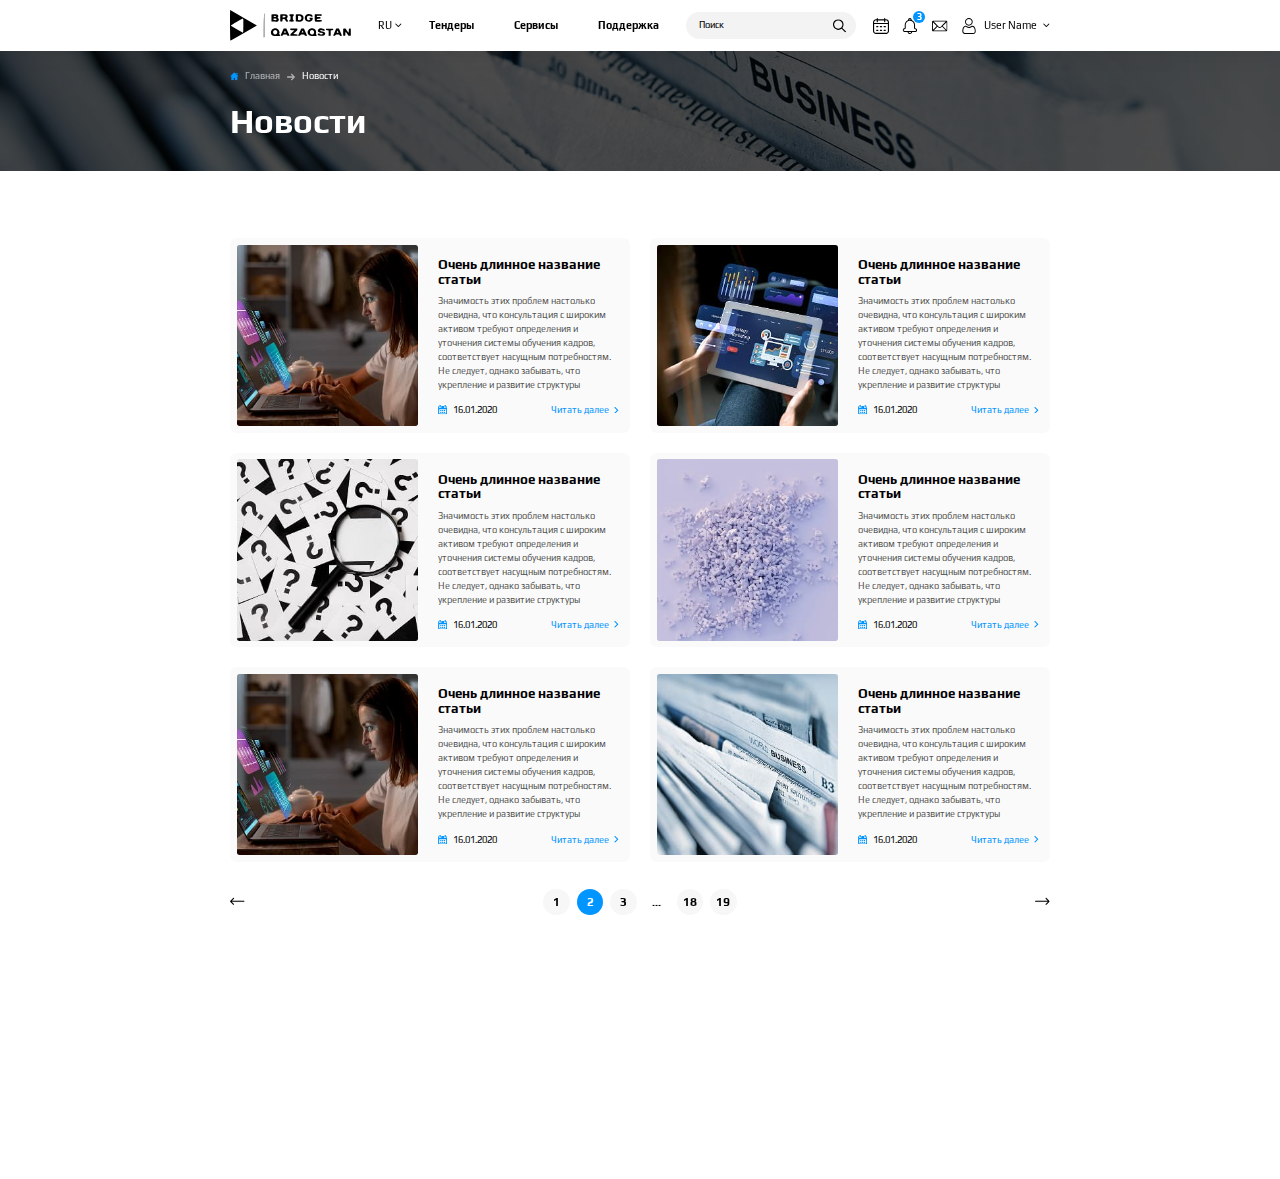
<file: news.html>
<!DOCTYPE html>
<html lang="ru">

<head>
  <meta charset="UTF-8" />
  <meta http-equiv="X-UA-Compatible" content="IE=edge" />
  <meta name="viewport" content="width=device-width, initial-scale=1.0" />
  <title>News</title>
  <link rel="preconnect" href="https://fonts.googleapis.com" />
  <link rel="preconnect" href="https://fonts.gstatic.com" crossorigin />
  <link href="https://fonts.googleapis.com/css2?family=Play:wght@400;700&display=swap" rel="stylesheet" />
  <link href="https://unpkg.com/aos@2.3.1/dist/aos.css" rel="stylesheet">
  <link rel="stylesheet" href="css/style.min.css" />
</head>

<body>
  <div class="big-wrapper">
    <header class="header header--panel">
      <div class="container">
        <div class="header__inner">
          <a class="header__logo logo" href="#" data-aos="fade-down">
            <img src="images/logo.svg" alt="logo" />
          </a>
          <div class="header__lang lang" data-aos="fade-down">
            <div class="lang__current">
              <p class="lang__current-text">RU</p>
              <svg width="10" height="11" viewBox="0 0 10 11" fill="none" xmlns="http://www.w3.org/2000/svg">
                <path
                  d="M5.00211 6.46335L1.26098 2.72238C1.15821 2.61937 1.02081 2.5627 0.874309 2.5627C0.727723 2.5627 0.590406 2.61937 0.487479 2.72238L0.159837 3.05018C0.0567477 3.15303 -2.24982e-07 3.29051 -2.18578e-07 3.43701C-2.12174e-07 3.58351 0.0567478 3.72083 0.159837 3.82376L4.61398 8.27799C4.71724 8.38132 4.8552 8.4379 5.00187 8.4375C5.14919 8.4379 5.28699 8.3814 5.39032 8.27799L9.84016 3.8279C9.94325 3.72498 10 3.58766 10 3.44108C10 3.29457 9.94325 3.15725 9.84016 3.05425L9.51252 2.72652C9.29927 2.51327 8.95211 2.51327 8.73894 2.72652L5.00211 6.46335Z"
                  fill="black" />
              </svg>
            </div>
            <ul class="lang__list">
              <li class="lang__list-item">
                <a class="lang__list-link" href="#"> RU </a>
              </li>
              <li class="lang__list-item">
                <a class="lang__list-link" href="#"> KZ </a>
              </li>
            </ul>
          </div>
          <div class="header__wrapper">
            <nav class="header__menu menu" data-aos="fade-down">
              <ul class="menu__list menu-list">
                <li class="menu-list__item">
                  <a class="menu-list__link" href="#"> Тендеры </a>
                </li>
                <li class="menu-list__item">
                  <a class="menu-list__link" href="#"> Сервисы </a>
                </li>
                <li class="menu-list__item">
                  <a class="menu-list__link" href="#"> Поддержка </a>
                </li>
              </ul>
            </nav>
            <form class="header__search search" action="#" method="post" data-aos="fade-down">
              <input class="search__input" type="search" placeholder="Поиск" />
              <button class="search__btn" type="submit">
                <svg width="20" height="20" viewBox="0 0 20 20" fill="none" xmlns="http://www.w3.org/2000/svg">
                  <g clip-path="url(#clip0_3904_1842)">
                    <path
                      d="M19.7556 18.5785L14.0682 12.8911C15.1699 11.5303 15.8332 9.80113 15.8332 7.91783C15.8332 3.55287 12.2815 0.0012207 7.91656 0.0012207C3.55161 0.0012207 0 3.55283 0 7.91779C0 12.2827 3.55165 15.8344 7.9166 15.8344C9.7999 15.8344 11.5291 15.1711 12.8899 14.0694L18.5773 19.7569C18.7398 19.9194 18.9531 20.001 19.1665 20.001C19.3798 20.001 19.5932 19.9194 19.7557 19.7569C20.0815 19.431 20.0815 18.9044 19.7556 18.5785ZM7.9166 14.1677C4.46996 14.1677 1.66666 11.3644 1.66666 7.91779C1.66666 4.47114 4.46996 1.66785 7.9166 1.66785C11.3632 1.66785 14.1665 4.47114 14.1665 7.91779C14.1665 11.3644 11.3632 14.1677 7.9166 14.1677Z"
                      fill="black" />
                  </g>
                  <defs>
                    <clipPath id="clip0_3904_1842">
                      <rect width="20" height="20" fill="white" />
                    </clipPath>
                  </defs>
                </svg>
              </button>
            </form>
            <div class="header__futures futures" data-aos="fade-down">
              <ul class="futures__list futures-list">
                <li class="futures-list__item">
                  <a class="futures-list__link" href="#">
                    <svg width="24" height="24" viewBox="0 0 24 24" fill="none" xmlns="http://www.w3.org/2000/svg">
                      <g clip-path="url(#clip0_3904_1832)">
                        <path
                          d="M10.5895 24C8.57177 24 6.55877 24 4.59303 23.9953C3.35972 23.9953 2.20201 23.518 1.342 22.658C0.481985 21.798 0.00472534 20.645 0 19.407C0 16.293 0 13.127 0 10.0602C0 8.90254 0 7.74011 0 6.5824C0 3.86533 1.97519 1.87596 4.69699 1.85233C4.78677 1.85233 4.88128 1.85233 4.97578 1.85233C5.05611 1.85233 5.58063 1.85233 5.58063 1.85233V1.75783C5.58063 1.65859 5.58063 1.55936 5.58063 1.46486C5.58063 1.26167 5.58063 1.07265 5.58063 0.878913C5.58535 0.378027 5.9492 0 6.42646 0C6.90372 0 7.2723 0.378027 7.27702 0.878913C7.28175 1.07265 7.27702 1.26167 7.27702 1.46013C7.27702 1.54991 7.27702 1.64442 7.27702 1.73892V1.83343H16.7277C16.7277 1.83343 16.7277 1.56409 16.7277 1.47903C16.7277 1.29002 16.7277 1.10573 16.7277 0.916716C16.7324 0.382752 17.0868 0 17.5783 0H17.5877C18.0697 0.00472534 18.4241 0.387478 18.4288 0.911991C18.4288 1.09628 18.4288 1.28057 18.4288 1.48376C18.4288 1.58299 18.4288 1.88541 18.4288 1.88541H18.5233C18.6698 1.88541 18.8116 1.88069 18.9533 1.88069C19.0951 1.88069 19.2274 1.87596 19.3597 1.87596C19.5393 1.87596 19.6905 1.88069 19.8323 1.89014C20.834 1.95157 21.8122 2.39575 22.5871 3.13763C23.3621 3.8795 23.8488 4.83402 23.9575 5.83107C23.9811 6.06261 24 6.26108 24 6.45481V6.97933C24 11.0478 24.0047 15.2581 24 19.3975C24 20.4654 23.655 21.4578 23.0077 22.2705C22.3603 23.0833 21.4672 23.6409 20.4276 23.8771C20.0921 23.9527 19.7472 23.9953 19.3975 23.9953C16.4158 24 13.453 24 10.5895 24ZM1.70585 12.3426C1.70585 14.6675 1.70585 16.9923 1.70585 19.3172C1.70585 21.0419 2.95334 22.2989 4.66391 22.2989C7.12581 22.2989 9.58771 22.3036 12.0496 22.3036C14.5257 22.3036 16.9829 22.3036 19.355 22.2989C21.0656 22.2989 22.3036 21.0467 22.3036 19.3314C22.3036 16.997 22.3036 14.6675 22.3036 12.3331V9.14353H1.70112L1.70585 12.3426ZM4.87655 3.544C3.8228 3.544 2.96279 3.89841 2.39575 4.56468C1.80508 5.2593 1.56881 6.27053 1.74365 7.33845L1.75783 7.41878H22.2705L22.28 7.33373C22.4217 6.17602 22.1807 5.20732 21.5759 4.52688C21.0183 3.89368 20.1677 3.544 19.1849 3.544C18.9675 3.544 18.7407 3.56291 18.5139 3.59598L18.4336 3.61016V3.69049C18.4336 3.85588 18.4336 4.02599 18.4383 4.19138C18.443 4.60721 18.4477 5.03249 18.4241 5.44832C18.4146 5.64678 18.3343 5.87832 18.2162 6.04843C18.0839 6.23745 17.8618 6.34613 17.6019 6.34613C17.5027 6.34613 17.3987 6.32723 17.3042 6.29415C16.9592 6.17129 16.7372 5.86887 16.7324 5.5003C16.7277 5.07974 16.7277 4.66391 16.7277 4.22445C16.7277 4.04017 16.7277 3.85588 16.7277 3.66686V3.57236H7.27702V3.66686C7.27702 3.85588 7.27702 4.04489 7.27702 4.22918C7.27702 4.65918 7.28175 5.06556 7.2723 5.47667C7.26757 5.9681 6.899 6.33668 6.42174 6.33668H6.40756C5.9303 6.33196 5.5759 5.9681 5.57118 5.47194C5.56645 5.14117 5.56645 4.80567 5.57118 4.48435C5.57118 4.28588 5.57118 4.08742 5.57118 3.89368C5.57118 3.83698 5.56645 3.785 5.56172 3.73302C5.56172 3.70939 5.557 3.69049 5.557 3.66686L5.55227 3.58653L5.47194 3.57708C5.27348 3.55818 5.07029 3.544 4.87655 3.544Z"
                          fill="black" />
                        <path
                          d="M6.44016 19.3739C6.13301 19.3739 5.80697 19.3692 5.47619 19.3645C5.01783 19.355 4.64453 18.977 4.64453 18.5139C4.64453 18.0461 5.02256 17.6728 5.49982 17.6681C5.60378 17.6681 5.71718 17.6633 5.85422 17.6633C5.95345 17.6633 6.05268 17.6633 6.15191 17.6633C6.25115 17.6633 6.34565 17.6633 6.44489 17.6633H6.45434C6.54884 17.6633 6.64335 17.6633 6.73786 17.6633C6.83236 17.6633 6.92687 17.6633 7.01665 17.6633C7.14896 17.6633 7.26237 17.6633 7.36633 17.6681C7.83886 17.6775 8.20271 18.0366 8.21216 18.5044C8.22161 18.9675 7.85304 19.3503 7.38995 19.3645C7.08281 19.3739 6.76148 19.3739 6.44016 19.3739Z"
                          fill="black" />
                        <path
                          d="M18.1503 19.3739C18.0558 19.3739 17.9613 19.3739 17.8668 19.3739C17.7723 19.3739 17.6778 19.3739 17.5833 19.3739H17.5691C17.4793 19.3739 17.3895 19.3739 17.2997 19.3739C17.2005 19.3739 17.106 19.3739 17.0068 19.3739C16.8934 19.3739 16.7847 19.3739 16.6713 19.3692C16.1751 19.3597 15.7971 18.9817 15.8018 18.5092C15.8065 18.0366 16.1798 17.6728 16.6665 17.6681C16.9784 17.6633 17.2903 17.6633 17.588 17.6633C17.8999 17.6633 18.207 17.6633 18.5047 17.6681C18.9867 17.6728 19.3647 18.0461 19.3647 18.5139C19.3647 18.9817 18.9914 19.355 18.5094 19.3692C18.4055 19.3692 18.2921 19.3739 18.1503 19.3739Z"
                          fill="black" />
                        <path
                          d="M12.5738 13.798C12.4793 13.798 12.38 13.798 12.2855 13.798C12.191 13.798 12.0965 13.798 12.002 13.798H11.9925C11.898 13.798 11.8035 13.798 11.709 13.798C11.6145 13.798 11.52 13.798 11.4302 13.798C11.2979 13.798 11.1845 13.798 11.0806 13.7932C10.5938 13.7838 10.2205 13.4199 10.2158 12.9474C10.2158 12.7159 10.3009 12.5032 10.4615 12.3426C10.6222 12.1819 10.8443 12.0921 11.0853 12.0921C11.3877 12.0874 11.6901 12.0874 11.9973 12.0874C12.295 12.0874 12.6021 12.0874 12.9045 12.0921C13.4054 12.0969 13.7787 12.4654 13.774 12.9474C13.7693 13.4199 13.4007 13.7838 12.914 13.7932C12.8148 13.798 12.7061 13.798 12.5738 13.798Z"
                          fill="black" />
                        <path
                          d="M17.5738 13.798C17.2619 13.798 16.9453 13.7932 16.6381 13.7885C16.1703 13.7791 15.8065 13.4105 15.8018 12.9427C15.8018 12.4749 16.1751 12.1016 16.6523 12.0921C16.7563 12.0921 16.8697 12.0874 17.0067 12.0874C17.106 12.0874 17.2052 12.0874 17.2997 12.0874C17.3989 12.0874 17.4934 12.0874 17.5927 12.0874C17.6919 12.0874 17.7864 12.0874 17.8809 12.0874C17.9754 12.0874 18.0699 12.0874 18.1644 12.0874C18.2967 12.0874 18.4101 12.0874 18.5094 12.0921C18.9819 12.1016 19.3647 12.4843 19.3599 12.9474C19.3552 13.4105 18.9866 13.7838 18.5188 13.7885C18.207 13.798 17.8856 13.798 17.5738 13.798Z"
                          fill="black" />
                        <path
                          d="M11.4302 19.3691C11.2979 19.3691 11.1845 19.3691 11.0806 19.3644C10.5986 19.355 10.2205 18.9817 10.2158 18.5186C10.2158 18.287 10.3009 18.0744 10.4615 17.9137C10.6222 17.7531 10.8443 17.6633 11.0853 17.6633C11.3783 17.6586 11.6854 17.6586 11.9925 17.6586C12.2902 17.6586 12.5927 17.6586 12.9045 17.6633C13.4054 17.668 13.7787 18.0319 13.7787 18.5139C13.7787 18.9911 13.396 19.355 12.8951 19.3644C12.7817 19.3644 12.673 19.3644 12.5596 19.3644C12.4651 19.3644 12.3659 19.3644 12.2713 19.3644C12.1816 19.3644 12.0918 19.3644 11.9973 19.3644H11.9831C11.8886 19.3644 11.7988 19.3644 11.7043 19.3644C11.6145 19.3691 11.5247 19.3691 11.4302 19.3691Z"
                          fill="black" />
                        <path
                          d="M7.00249 13.798C6.90798 13.798 6.81348 13.798 6.7237 13.798C6.62919 13.798 6.53468 13.798 6.44017 13.798H6.43072C6.33622 13.798 6.24171 13.798 6.1472 13.798C6.04797 13.798 5.95346 13.798 5.85423 13.798C5.74082 13.798 5.62269 13.798 5.50928 13.7932C5.01312 13.7838 4.63037 13.4058 4.63982 12.9332C4.64455 12.4654 5.0273 12.0969 5.50456 12.0921C5.82588 12.0874 6.13775 12.0874 6.44017 12.0874C6.74732 12.0874 7.05447 12.0874 7.34744 12.0921C7.8247 12.0969 8.20273 12.4702 8.20273 12.938C8.20273 13.4058 7.82942 13.7791 7.34744 13.7885C7.24821 13.798 7.1348 13.798 7.00249 13.798Z"
                          fill="black" />
                      </g>
                      <defs>
                        <clipPath id="clip0_3904_1832">
                          <rect width="24.0095" height="24" fill="white" />
                        </clipPath>
                      </defs>
                    </svg>
                  </a>
                </li>
                <li class="futures-list__item">
                  <a class="futures-list__link" href="#">
                    <svg width="22" height="24" viewBox="0 0 22 24" fill="none" xmlns="http://www.w3.org/2000/svg">
                      <g clip-path="url(#clip0_3904_1827)">
                        <path
                          d="M13.4432 3.11255C14.0291 3.44536 14.6245 3.71255 15.1448 4.08755C17.3385 5.66724 18.5057 7.8188 18.5666 10.5329C18.5995 12.0235 18.5713 13.5188 18.576 15.0094C18.576 15.3891 18.637 15.4594 19.012 15.4875C20.3432 15.5954 21.3838 16.4672 21.6182 17.6625C21.9463 19.336 20.6854 20.8922 18.9791 20.9063C17.512 20.9157 16.0401 20.9063 14.5729 20.9063C14.4885 20.9063 14.4041 20.9063 14.3057 20.9063C14.1557 21.9235 13.687 22.7438 12.862 23.3438C12.2338 23.7985 11.5307 24.0047 10.7526 24C9.33695 23.9907 7.62601 22.9125 7.34945 20.9063C7.26508 20.9063 7.1807 20.9063 7.09633 20.9063C5.6432 20.9063 4.19008 20.911 2.73695 20.9063C1.1432 20.9016 -0.0567976 19.65 -0.00523514 18.061C0.0369524 16.8047 1.09164 15.6704 2.36664 15.5157C2.44633 15.5063 2.52133 15.4969 2.60101 15.4922C3.0557 15.45 3.08851 15.4125 3.08851 14.9438C3.08851 13.4438 3.0557 11.9438 3.0932 10.4438C3.18226 7.12974 4.76664 4.77192 7.75258 3.35161C7.89789 3.2813 8.11351 3.26255 8.18383 3.14536C8.25883 3.03286 8.18851 2.8313 8.18851 2.66724C8.16976 1.18599 9.37914 -0.0187014 10.8651 -0.00463887C12.3463 0.0141111 13.5276 1.2563 13.4666 2.73755C13.4666 2.87349 13.4526 3.00942 13.4432 3.11255ZM10.837 19.3547C13.5135 19.3547 16.1948 19.3547 18.8713 19.3547C18.8854 19.3547 18.9041 19.3547 18.9182 19.3547C19.5698 19.3407 20.0713 18.9 20.1135 18.3C20.1557 17.6625 19.7291 17.1469 19.0682 17.0485C18.8854 17.0204 18.6932 17.025 18.5104 16.9875C17.6245 16.8047 17.0245 16.0594 17.0198 15.1407C17.0151 13.6547 17.0151 12.1735 17.0198 10.6875C17.0245 9.86724 16.8838 9.07505 16.5885 8.3063C15.3791 5.13755 12.0135 3.52505 8.82133 4.58442C6.39789 5.39067 4.66351 7.7438 4.64008 10.2938C4.62601 11.9016 4.64008 13.5094 4.63539 15.1219C4.6307 16.0594 4.0307 16.8047 3.14008 16.9875C2.9432 17.0297 2.73695 17.0204 2.53539 17.0532C1.7057 17.1938 1.27445 18.0891 1.7057 18.7829C1.9682 19.2 2.35258 19.3594 2.82601 19.3594C5.49789 19.3547 8.16976 19.3547 10.837 19.3547ZM8.96195 20.9157C9.09789 21.8204 10.0166 22.5141 10.9635 22.4485C11.826 22.3922 12.6791 21.6375 12.6932 20.9157C11.4557 20.9157 10.2135 20.9157 8.96195 20.9157ZM11.8963 2.74692C12.0182 2.39536 11.737 1.93599 11.4698 1.74849C11.0995 1.49067 10.6166 1.4813 10.2416 1.72974C9.8807 1.9688 9.69789 2.37192 9.77758 2.74692C10.4807 2.74692 11.1838 2.74692 11.8963 2.74692Z"
                          fill="black" />
                      </g>
                      <defs>
                        <clipPath id="clip0_3904_1827">
                          <rect width="21.675" height="24" fill="white" />
                        </clipPath>
                      </defs>
                    </svg>
                    <span> 3 </span>
                  </a>
                </li>
                <li class="futures-list__item">
                  <a class="futures-list__link" href="#">
                    <svg width="25" height="17" viewBox="0 0 25 17" fill="none" xmlns="http://www.w3.org/2000/svg">
                      <g clip-path="url(#clip0_3904_1824)">
                        <path
                          d="M12.0784 17C8.79999 17 5.51783 17 2.23945 17C1.50295 17 0.887306 16.7394 0.434073 16.1464C0.124364 15.7422 -0.000274486 15.2739 -0.000274486 14.7678C-0.000274486 11.8218 -0.000274486 8.87578 -0.000274486 5.92976C-0.000274486 4.69093 -0.00405142 3.44831 -0.000274486 2.20948C0.00350245 1.30301 0.403858 0.630718 1.21212 0.211478C1.51805 0.0604007 1.84665 -3.0345e-05 2.1828 -3.0345e-05C8.78488 -3.0345e-05 15.387 -0.00380728 21.9928 -3.0345e-05C23.2506 -3.0345e-05 24.1721 0.932874 24.1759 2.19059C24.1797 6.39433 24.1797 10.6018 24.1759 14.8056C24.1759 15.8556 23.5452 16.6714 22.5367 16.932C22.3328 16.9849 22.1137 16.9924 21.8984 16.9924C18.6238 17 15.353 17 12.0784 17ZM2.45851 1.43521C2.50761 1.49186 2.53027 1.52585 2.56049 1.55229C5.21945 4.19615 7.87464 6.84756 10.5449 9.48386C10.7678 9.70292 11.051 9.89555 11.3381 10.0051C12.2068 10.3337 12.9886 10.1259 13.6383 9.48009C16.2972 6.84378 18.9486 4.19993 21.6038 1.55985C21.6378 1.52585 21.6605 1.48808 21.702 1.43898C15.285 1.43521 8.88686 1.43521 2.45851 1.43521ZM15.6363 9.47253C15.2812 9.83512 14.9715 10.1637 14.6505 10.481C13.2001 11.9124 11.1077 11.9464 9.61203 10.5603C9.29855 10.2695 9.00395 9.95976 8.69802 9.6576C8.64891 9.6085 8.59981 9.56695 8.52428 9.49519C6.51872 11.5347 4.52827 13.5667 2.57182 15.561C8.89819 15.561 15.2925 15.561 21.6114 15.561C19.6474 13.563 17.6607 11.5347 15.6363 9.47253ZM1.48029 2.45876C1.46518 2.46631 1.45385 2.47764 1.43874 2.4852C1.43874 6.4963 1.43874 10.5074 1.43874 14.5185C1.45385 14.5299 1.47273 14.5374 1.48784 14.5487C3.48206 12.5167 5.47629 10.4885 7.42519 8.49808C5.46873 6.50763 3.47451 4.4832 1.48029 2.45876ZM16.69 8.55096C18.6767 10.5263 20.6936 12.5319 22.7369 14.5601C22.7369 10.4999 22.7369 6.48875 22.7369 2.47764C22.7218 2.47009 22.7067 2.46253 22.6916 2.45498C20.6973 4.4832 18.7031 6.50763 16.69 8.55096Z"
                          fill="black" />
                      </g>
                      <defs>
                        <clipPath id="clip0_3904_1824">
                          <rect width="24.1762" height="17" fill="white" />
                        </clipPath>
                      </defs>
                    </svg>
                  </a>
                </li>
              </ul>
            </div>
          </div>
          <div class="header__users users" data-aos="fade-down">
            <a class="users__head" href="#">
              <svg xmlns="http://www.w3.org/2000/svg" x="0px" y="0px" viewBox="0 0 24 24" xml:space="preserve">
                <g>
                  <path class="st0" d="M12,24c-1.9,0-3.8,0-5.7,0c-1,0-1.9-0.2-2.7-0.8c-0.9-0.6-1.5-1.5-1.6-2.6c-0.2-2,0.1-4,0.8-5.8
                                c0.4-1.1,1.1-2.1,2.2-2.6c0.7-0.4,1.4-0.5,2.2-0.5c0.2,0,0.5,0.1,0.7,0.2C8.3,12,8.7,12.3,9,12.5c2,1.2,4,1.2,6,0
                                c0.2-0.1,0.5-0.3,0.7-0.5c0.6-0.5,1.3-0.5,2-0.3c1.4,0.3,2.4,1.1,3.1,2.4c0.7,1.2,1,2.5,1.1,3.9c0.1,0.7,0.1,1.4,0.1,2.2
                                c0,2.1-1.5,3.6-3.6,3.8c-0.3,0-0.6,0-0.9,0C15.7,24,13.8,24,12,24z M12,22.6c1.9,0,3.7,0,5.6,0c0.3,0,0.5,0,0.8,0
                                c1.2-0.1,2-1,2.2-2.1c0.1-0.9,0-1.9-0.1-2.8c-0.1-1-0.4-1.9-0.9-2.8c-0.6-1-1.4-1.7-2.6-1.8c-0.1,0-0.2,0-0.3,0.1
                                c-0.4,0.2-0.7,0.4-1,0.7c-1,0.6-2,1-3.1,1c-1.5,0.1-3-0.3-4.3-1.1c-0.3-0.2-0.6-0.4-0.9-0.6C7.2,13,7.1,13,7.1,13
                                c-0.5,0-1,0.1-1.4,0.4c-0.8,0.4-1.2,1.2-1.5,1.9c-0.6,1.5-0.8,3.2-0.7,4.8c0,1,0.5,1.7,1.4,2.1c0.5,0.2,1,0.3,1.5,0.3
                                C8.2,22.6,10.1,22.6,12,22.6z" />
                  <path class="st0"
                    d="M17.6,5.8c0,3.2-2.6,5.8-5.8,5.8c-3.2,0-5.8-2.6-5.8-5.8C6.1,2.6,8.7,0,11.9,0C15.1,0,17.6,2.6,17.6,5.8z
                                 M16.2,5.8c0-2.4-2-4.4-4.4-4.4c-2.4,0-4.4,1.9-4.4,4.4c0,2.4,1.9,4.4,4.4,4.4C14.3,10.2,16.2,8.2,16.2,5.8z" />
                </g>
              </svg>
              <span> User Name </span>
              <svg width="10" height="11" viewBox="0 0 10 11" fill="none" xmlns="http://www.w3.org/2000/svg">
                <path
                  d="M5.00211 6.46335L1.26098 2.72238C1.15821 2.61937 1.02081 2.5627 0.874309 2.5627C0.727723 2.5627 0.590406 2.61937 0.487479 2.72238L0.159837 3.05018C0.0567477 3.15303 -2.24982e-07 3.29051 -2.18578e-07 3.43701C-2.12174e-07 3.58351 0.0567478 3.72083 0.159837 3.82376L4.61398 8.27799C4.71724 8.38132 4.8552 8.4379 5.00187 8.4375C5.14919 8.4379 5.28699 8.3814 5.39032 8.27799L9.84016 3.8279C9.94325 3.72498 10 3.58766 10 3.44108C10 3.29457 9.94325 3.15725 9.84016 3.05425L9.51252 2.72652C9.29927 2.51327 8.95211 2.51327 8.73894 2.72652L5.00211 6.46335Z"
                  fill="black" />
              </svg>
            </a>
            <ul class="users__list users-list">
              <li class="users-list__item">
                <a class="users-list__link" href="#">
                  <svg xmlns="http://www.w3.org/2000/svg" x="0px" y="0px" viewBox="0 0 24 24" xml:space="preserve">
                    <g>
                      <path class="st0" d="M12,24c-1.9,0-3.8,0-5.7,0c-1,0-1.9-0.2-2.7-0.8c-0.9-0.6-1.5-1.5-1.6-2.6c-0.2-2,0.1-4,0.8-5.8
                                c0.4-1.1,1.1-2.1,2.2-2.6c0.7-0.4,1.4-0.5,2.2-0.5c0.2,0,0.5,0.1,0.7,0.2C8.3,12,8.7,12.3,9,12.5c2,1.2,4,1.2,6,0
                                c0.2-0.1,0.5-0.3,0.7-0.5c0.6-0.5,1.3-0.5,2-0.3c1.4,0.3,2.4,1.1,3.1,2.4c0.7,1.2,1,2.5,1.1,3.9c0.1,0.7,0.1,1.4,0.1,2.2
                                c0,2.1-1.5,3.6-3.6,3.8c-0.3,0-0.6,0-0.9,0C15.7,24,13.8,24,12,24z M12,22.6c1.9,0,3.7,0,5.6,0c0.3,0,0.5,0,0.8,0
                                c1.2-0.1,2-1,2.2-2.1c0.1-0.9,0-1.9-0.1-2.8c-0.1-1-0.4-1.9-0.9-2.8c-0.6-1-1.4-1.7-2.6-1.8c-0.1,0-0.2,0-0.3,0.1
                                c-0.4,0.2-0.7,0.4-1,0.7c-1,0.6-2,1-3.1,1c-1.5,0.1-3-0.3-4.3-1.1c-0.3-0.2-0.6-0.4-0.9-0.6C7.2,13,7.1,13,7.1,13
                                c-0.5,0-1,0.1-1.4,0.4c-0.8,0.4-1.2,1.2-1.5,1.9c-0.6,1.5-0.8,3.2-0.7,4.8c0,1,0.5,1.7,1.4,2.1c0.5,0.2,1,0.3,1.5,0.3
                                C8.2,22.6,10.1,22.6,12,22.6z" />
                      <path class="st0"
                        d="M17.6,5.8c0,3.2-2.6,5.8-5.8,5.8c-3.2,0-5.8-2.6-5.8-5.8C6.1,2.6,8.7,0,11.9,0C15.1,0,17.6,2.6,17.6,5.8z
                                 M16.2,5.8c0-2.4-2-4.4-4.4-4.4c-2.4,0-4.4,1.9-4.4,4.4c0,2.4,1.9,4.4,4.4,4.4C14.3,10.2,16.2,8.2,16.2,5.8z" />
                    </g>
                  </svg>
                  <span> User Name 1 </span>
                </a>
              </li>
              <li class="users-list__item">
                <a class="users-list__link" href="#">
                  <svg xmlns="http://www.w3.org/2000/svg" x="0px" y="0px" viewBox="0 0 24 24" xml:space="preserve">
                    <g>
                      <path class="st0" d="M12,24c-1.9,0-3.8,0-5.7,0c-1,0-1.9-0.2-2.7-0.8c-0.9-0.6-1.5-1.5-1.6-2.6c-0.2-2,0.1-4,0.8-5.8
                                    c0.4-1.1,1.1-2.1,2.2-2.6c0.7-0.4,1.4-0.5,2.2-0.5c0.2,0,0.5,0.1,0.7,0.2C8.3,12,8.7,12.3,9,12.5c2,1.2,4,1.2,6,0
                                    c0.2-0.1,0.5-0.3,0.7-0.5c0.6-0.5,1.3-0.5,2-0.3c1.4,0.3,2.4,1.1,3.1,2.4c0.7,1.2,1,2.5,1.1,3.9c0.1,0.7,0.1,1.4,0.1,2.2
                                    c0,2.1-1.5,3.6-3.6,3.8c-0.3,0-0.6,0-0.9,0C15.7,24,13.8,24,12,24z M12,22.6c1.9,0,3.7,0,5.6,0c0.3,0,0.5,0,0.8,0
                                    c1.2-0.1,2-1,2.2-2.1c0.1-0.9,0-1.9-0.1-2.8c-0.1-1-0.4-1.9-0.9-2.8c-0.6-1-1.4-1.7-2.6-1.8c-0.1,0-0.2,0-0.3,0.1
                                    c-0.4,0.2-0.7,0.4-1,0.7c-1,0.6-2,1-3.1,1c-1.5,0.1-3-0.3-4.3-1.1c-0.3-0.2-0.6-0.4-0.9-0.6C7.2,13,7.1,13,7.1,13
                                    c-0.5,0-1,0.1-1.4,0.4c-0.8,0.4-1.2,1.2-1.5,1.9c-0.6,1.5-0.8,3.2-0.7,4.8c0,1,0.5,1.7,1.4,2.1c0.5,0.2,1,0.3,1.5,0.3
                                    C8.2,22.6,10.1,22.6,12,22.6z" />
                      <path class="st0"
                        d="M17.6,5.8c0,3.2-2.6,5.8-5.8,5.8c-3.2,0-5.8-2.6-5.8-5.8C6.1,2.6,8.7,0,11.9,0C15.1,0,17.6,2.6,17.6,5.8z
                                     M16.2,5.8c0-2.4-2-4.4-4.4-4.4c-2.4,0-4.4,1.9-4.4,4.4c0,2.4,1.9,4.4,4.4,4.4C14.3,10.2,16.2,8.2,16.2,5.8z" />
                    </g>
                  </svg>
                  <span> User Name 2 </span>
                </a>
              </li>
            </ul>
          </div>
          <div class="header__burger burger" data-aos="fade-down">
            <span></span>
            <span></span>
            <span></span>
          </div>
        </div>
      </div>
    </header>
    <div class="wrapper">
      <main class="main">
        <section class="main__head head">
          <picture class="head__img">
            <img src="images/head-bg-2.jpg" alt="img" />
          </picture>
          <div class="container">
            <div class="head__inner">
              <div class="head__wrapper">
                <div class="head__breadcrumbs breadcrumbs" data-aos="fade-right">
                  <ul class="breadcrumbs__list breadcrumbs-list">
                    <li class="breadcrumbs-list__item">
                      <a class="breadcrumbs-list__link" href="#">
                        <svg width="13" height="14" viewBox="0 0 13 14" fill="none" xmlns="http://www.w3.org/2000/svg">
                          <g clip-path="url(#clip0_3892_28565)">
                            <path
                              d="M12.7817 6.31L6.949 0.995292C6.69298 0.761978 6.30692 0.762003 6.05101 0.995266L0.218309 6.31002C0.0132296 6.4969 -0.0545125 6.78482 0.0456788 7.04353C0.145895 7.30223 0.389899 7.46938 0.667342 7.46938H1.59892V12.7943C1.59892 13.0054 1.77011 13.1766 1.98123 13.1766H5.17826C5.38938 13.1766 5.56056 13.0055 5.56056 12.7943V9.56118H7.43952V12.7943C7.43952 13.0055 7.6107 13.1766 7.82182 13.1766H11.0187C11.2298 13.1766 11.401 13.0055 11.401 12.7943V7.46938H12.3328C12.6102 7.46938 12.8542 7.30221 12.9544 7.04353C13.0545 6.7848 12.9867 6.4969 12.7817 6.31Z"
                              fill="#0095FF" />
                            <path
                              d="M11.3009 1.58594H8.7334L11.6832 4.2681V1.96822C11.6832 1.7571 11.512 1.58594 11.3009 1.58594Z"
                              fill="#0095FF" />
                          </g>
                          <defs>
                            <clipPath id="clip0_3892_28565">
                              <rect width="13" height="13" fill="white" transform="translate(0 0.5)" />
                            </clipPath>
                          </defs>
                        </svg>
                        <span> Главная </span>
                      </a>
                    </li>
                    <li class="breadcrumbs-list__item">
                      <svg width="12" height="12" viewBox="0 0 12 12" fill="none" xmlns="http://www.w3.org/2000/svg">
                        <g opacity="0.6">
                          <path
                            d="M11.8082 6.46625L7.47457 10.8C7.35086 10.9237 7.18599 10.9916 7.01019 10.9916C6.83419 10.9916 6.66941 10.9236 6.5457 10.8L6.15224 10.4064C6.02863 10.2829 5.96054 10.1179 5.96054 9.94202C5.96054 9.76622 6.02863 9.59569 6.15224 9.47217L8.68041 6.93844H0.648287C0.286144 6.93844 0 6.65493 0 6.29269V5.7363C0 5.37406 0.286144 5.06197 0.648287 5.06197H8.7091L6.15234 2.51409C6.02873 2.39038 5.96063 2.22989 5.96063 2.05399C5.96063 1.87829 6.02873 1.71546 6.15234 1.59185L6.5458 1.19956C6.6695 1.07585 6.83428 1.00844 7.01028 1.00844C7.18609 1.00844 7.35096 1.07673 7.47467 1.20044L11.8083 5.53406C11.9323 5.65816 12.0005 5.82381 12 5.99991C12.0004 6.17659 11.9323 6.34235 11.8082 6.46625Z"
                            fill="white" />
                        </g>
                      </svg>
                      <span> Новости </span>
                    </li>
                  </ul>
                </div>
                <h1 class="head__title title" data-aos="fade-right">Новости</h1>
              </div>
            </div>
          </div>
        </section>
        <section class="main__news news">
          <div class="container">
            <div class="news__inner">
              <a class="news__item news-item" href="#" data-aos="zoom-in">
                <picture class="news-item__img">
                  <img src="images/news-img-1.jpg" alt="img" />
                </picture>
                <div class="news-item__inner">
                  <h5 class="news-item__title">
                    Очень длинное название статьи
                  </h5>
                  <p class="news-item__text">
                    Значимость этих проблем настолько очевидна, что консультация с широким активом требуют определения и
                    уточнения системы обучения кадров, соответствует насущным потребностям. Не следует, однако забывать,
                    что укрепление и развитие структуры
                  </p>
                  <div class="news-item__wrapper">
                    <time class="news-item__date">
                      <svg width="14" height="14" viewBox="0 0 14 14" fill="none" xmlns="http://www.w3.org/2000/svg">
                        <g clip-path="url(#clip0_3885_27542)">
                          <path
                            d="M5.09973 7.7237C5.09973 7.54833 4.95748 7.40625 4.78196 7.40625H3.67307C3.49775 7.40625 3.35547 7.54833 3.35547 7.7237V8.83246C3.35547 9.00806 3.49775 9.1502 3.67307 9.1502H4.78196C4.95748 9.1502 5.09973 9.00806 5.09973 8.83246V7.7237Z"
                            fill="#0095FF" />
                          <path
                            d="M7.87107 7.7237C7.87107 7.54833 7.72879 7.40625 7.55361 7.40625H6.44456C6.26923 7.40625 6.12695 7.54833 6.12695 7.7237V8.83246C6.12695 9.00806 6.26923 9.1502 6.44456 9.1502H7.55361C7.72879 9.1502 7.87107 9.00806 7.87107 8.83246V7.7237Z"
                            fill="#0095FF" />
                          <path
                            d="M10.6427 7.7237C10.6427 7.54833 10.5004 7.40625 10.3251 7.40625H9.21621C9.04069 7.40625 8.89844 7.54833 8.89844 7.7237V8.83246C8.89844 9.00806 9.04069 9.1502 9.21621 9.1502H10.3251C10.5004 9.1502 10.6427 9.00806 10.6427 8.83246V7.7237Z"
                            fill="#0095FF" />
                          <path
                            d="M5.09973 10.4973C5.09973 10.3217 4.95748 10.1797 4.78196 10.1797H3.67307C3.49775 10.1797 3.35547 10.3217 3.35547 10.4973V11.6059C3.35547 11.7814 3.49775 11.9235 3.67307 11.9235H4.78196C4.95748 11.9235 5.09973 11.7813 5.09973 11.6059V10.4973Z"
                            fill="#0095FF" />
                          <path
                            d="M7.87107 10.4973C7.87107 10.3217 7.72879 10.1797 7.55361 10.1797H6.44456C6.26923 10.1797 6.12695 10.3217 6.12695 10.4973V11.6059C6.12695 11.7814 6.26923 11.9235 6.44456 11.9235H7.55361C7.72879 11.9235 7.87107 11.7813 7.87107 11.6059V10.4973Z"
                            fill="#0095FF" />
                          <path
                            d="M10.6427 10.4973C10.6427 10.3217 10.5004 10.1797 10.3252 10.1797H9.21621C9.04069 10.1797 8.89844 10.3217 8.89844 10.4973V11.6059C8.89844 11.7814 9.04069 11.9235 9.21621 11.9235H10.3252C10.5004 11.9235 10.6427 11.7813 10.6427 11.6059V10.4973Z"
                            fill="#0095FF" />
                          <path
                            d="M12.6254 1.56077V3.2543C12.6254 4.01976 12.0044 4.6366 11.2391 4.6366H10.3646C9.59918 4.6366 8.96997 4.01976 8.96997 3.2543V1.55469H5.02825V3.2543C5.02825 4.01976 4.39908 4.6366 3.63379 4.6366H2.75909C1.99378 4.6366 1.37284 4.01976 1.37284 3.2543V1.56077C0.703941 1.58093 0.154297 2.13442 0.154297 2.81473V12.7396C0.154297 13.4327 0.716073 14.0019 1.40917 14.0019H12.5891C13.2811 14.0019 13.8439 13.4315 13.8439 12.7396V2.81473C13.8439 2.13442 13.2943 1.58093 12.6254 1.56077ZM12.2192 12.1216C12.2192 12.4211 11.9764 12.6641 11.6767 12.6641H2.29761C1.99796 12.6641 1.75511 12.4211 1.75511 12.1216V6.99501C1.75511 6.69536 1.99794 6.45236 2.29761 6.45236H11.6767C11.9763 6.45236 12.2192 6.69536 12.2192 6.99501L12.2192 12.1216Z"
                            fill="#0095FF" />
                          <path
                            d="M2.7567 3.72677H3.62173C3.8843 3.72677 4.09718 3.5142 4.09718 3.25163V0.475307C4.09718 0.212717 3.8843 0 3.62173 0H2.7567C2.49411 0 2.28125 0.212717 2.28125 0.475307V3.25163C2.28125 3.5142 2.49411 3.72677 2.7567 3.72677Z"
                            fill="#0095FF" />
                          <path
                            d="M10.3543 3.72677H11.2194C11.4818 3.72677 11.6946 3.5142 11.6946 3.25163V0.475307C11.6947 0.212717 11.4818 0 11.2194 0H10.3543C10.0918 0 9.87891 0.212717 9.87891 0.475307V3.25163C9.87891 3.5142 10.0918 3.72677 10.3543 3.72677Z"
                            fill="#0095FF" />
                        </g>
                        <defs>
                          <clipPath id="clip0_3885_27542">
                            <rect width="14" height="14" fill="white" />
                          </clipPath>
                        </defs>
                      </svg>
                      <span>16.01.2020</span>
                    </time>
                    <div class="news-item__more">
                      <span> Читать далее </span>
                      <svg width="10" height="10" viewBox="0 0 10 10" fill="none" xmlns="http://www.w3.org/2000/svg">
                        <g clip-path="url(#clip0_3901_40877)">
                          <path
                            d="M5.96335 4.99789L2.22238 8.73902C2.11937 8.84179 2.0627 8.97919 2.0627 9.12569C2.0627 9.27228 2.11937 9.40959 2.22238 9.51252L2.55018 9.84016C2.65303 9.94325 2.79051 10 2.93701 10C3.08351 10 3.22083 9.94325 3.32376 9.84016L7.77799 5.38602C7.88132 5.28276 7.9379 5.1448 7.9375 4.99813C7.9379 4.85081 7.8814 4.71301 7.77799 4.60967L3.3279 0.159838C3.22498 0.056749 3.08766 7.96515e-07 2.94108 8.0933e-07C2.79457 8.22138e-07 2.65725 0.0567491 2.55425 0.159839L2.22652 0.487481C2.01327 0.700733 2.01327 1.04789 2.22652 1.26106L5.96335 4.99789Z"
                            fill="#0095FF" />
                        </g>
                        <defs>
                          <clipPath id="clip0_3901_40877">
                            <rect width="10" height="10" fill="white" transform="translate(10 10) rotate(180)" />
                          </clipPath>
                        </defs>
                      </svg>
                    </div>
                  </div>
                </div>
              </a>
              <a class="news__item news-item" href="#" data-aos="zoom-in">
                <picture class="news-item__img">
                  <img src="images/news-img-2.jpg" alt="img" />
                </picture>
                <div class="news-item__inner">
                  <h5 class="news-item__title">
                    Очень длинное название статьи
                  </h5>
                  <p class="news-item__text">
                    Значимость этих проблем настолько очевидна, что консультация с широким активом требуют определения и
                    уточнения системы обучения кадров, соответствует насущным потребностям. Не следует, однако забывать,
                    что укрепление и развитие структуры
                  </p>
                  <div class="news-item__wrapper">
                    <time class="news-item__date">
                      <svg width="14" height="14" viewBox="0 0 14 14" fill="none" xmlns="http://www.w3.org/2000/svg">
                        <g clip-path="url(#clip0_3885_27542)">
                          <path
                            d="M5.09973 7.7237C5.09973 7.54833 4.95748 7.40625 4.78196 7.40625H3.67307C3.49775 7.40625 3.35547 7.54833 3.35547 7.7237V8.83246C3.35547 9.00806 3.49775 9.1502 3.67307 9.1502H4.78196C4.95748 9.1502 5.09973 9.00806 5.09973 8.83246V7.7237Z"
                            fill="#0095FF" />
                          <path
                            d="M7.87107 7.7237C7.87107 7.54833 7.72879 7.40625 7.55361 7.40625H6.44456C6.26923 7.40625 6.12695 7.54833 6.12695 7.7237V8.83246C6.12695 9.00806 6.26923 9.1502 6.44456 9.1502H7.55361C7.72879 9.1502 7.87107 9.00806 7.87107 8.83246V7.7237Z"
                            fill="#0095FF" />
                          <path
                            d="M10.6427 7.7237C10.6427 7.54833 10.5004 7.40625 10.3251 7.40625H9.21621C9.04069 7.40625 8.89844 7.54833 8.89844 7.7237V8.83246C8.89844 9.00806 9.04069 9.1502 9.21621 9.1502H10.3251C10.5004 9.1502 10.6427 9.00806 10.6427 8.83246V7.7237Z"
                            fill="#0095FF" />
                          <path
                            d="M5.09973 10.4973C5.09973 10.3217 4.95748 10.1797 4.78196 10.1797H3.67307C3.49775 10.1797 3.35547 10.3217 3.35547 10.4973V11.6059C3.35547 11.7814 3.49775 11.9235 3.67307 11.9235H4.78196C4.95748 11.9235 5.09973 11.7813 5.09973 11.6059V10.4973Z"
                            fill="#0095FF" />
                          <path
                            d="M7.87107 10.4973C7.87107 10.3217 7.72879 10.1797 7.55361 10.1797H6.44456C6.26923 10.1797 6.12695 10.3217 6.12695 10.4973V11.6059C6.12695 11.7814 6.26923 11.9235 6.44456 11.9235H7.55361C7.72879 11.9235 7.87107 11.7813 7.87107 11.6059V10.4973Z"
                            fill="#0095FF" />
                          <path
                            d="M10.6427 10.4973C10.6427 10.3217 10.5004 10.1797 10.3252 10.1797H9.21621C9.04069 10.1797 8.89844 10.3217 8.89844 10.4973V11.6059C8.89844 11.7814 9.04069 11.9235 9.21621 11.9235H10.3252C10.5004 11.9235 10.6427 11.7813 10.6427 11.6059V10.4973Z"
                            fill="#0095FF" />
                          <path
                            d="M12.6254 1.56077V3.2543C12.6254 4.01976 12.0044 4.6366 11.2391 4.6366H10.3646C9.59918 4.6366 8.96997 4.01976 8.96997 3.2543V1.55469H5.02825V3.2543C5.02825 4.01976 4.39908 4.6366 3.63379 4.6366H2.75909C1.99378 4.6366 1.37284 4.01976 1.37284 3.2543V1.56077C0.703941 1.58093 0.154297 2.13442 0.154297 2.81473V12.7396C0.154297 13.4327 0.716073 14.0019 1.40917 14.0019H12.5891C13.2811 14.0019 13.8439 13.4315 13.8439 12.7396V2.81473C13.8439 2.13442 13.2943 1.58093 12.6254 1.56077ZM12.2192 12.1216C12.2192 12.4211 11.9764 12.6641 11.6767 12.6641H2.29761C1.99796 12.6641 1.75511 12.4211 1.75511 12.1216V6.99501C1.75511 6.69536 1.99794 6.45236 2.29761 6.45236H11.6767C11.9763 6.45236 12.2192 6.69536 12.2192 6.99501L12.2192 12.1216Z"
                            fill="#0095FF" />
                          <path
                            d="M2.7567 3.72677H3.62173C3.8843 3.72677 4.09718 3.5142 4.09718 3.25163V0.475307C4.09718 0.212717 3.8843 0 3.62173 0H2.7567C2.49411 0 2.28125 0.212717 2.28125 0.475307V3.25163C2.28125 3.5142 2.49411 3.72677 2.7567 3.72677Z"
                            fill="#0095FF" />
                          <path
                            d="M10.3543 3.72677H11.2194C11.4818 3.72677 11.6946 3.5142 11.6946 3.25163V0.475307C11.6947 0.212717 11.4818 0 11.2194 0H10.3543C10.0918 0 9.87891 0.212717 9.87891 0.475307V3.25163C9.87891 3.5142 10.0918 3.72677 10.3543 3.72677Z"
                            fill="#0095FF" />
                        </g>
                        <defs>
                          <clipPath id="clip0_3885_27542">
                            <rect width="14" height="14" fill="white" />
                          </clipPath>
                        </defs>
                      </svg>
                      <span>16.01.2020</span>
                    </time>
                    <div class="news-item__more">
                      <span> Читать далее </span>
                      <svg width="10" height="10" viewBox="0 0 10 10" fill="none" xmlns="http://www.w3.org/2000/svg">
                        <g clip-path="url(#clip0_3901_40877)">
                          <path
                            d="M5.96335 4.99789L2.22238 8.73902C2.11937 8.84179 2.0627 8.97919 2.0627 9.12569C2.0627 9.27228 2.11937 9.40959 2.22238 9.51252L2.55018 9.84016C2.65303 9.94325 2.79051 10 2.93701 10C3.08351 10 3.22083 9.94325 3.32376 9.84016L7.77799 5.38602C7.88132 5.28276 7.9379 5.1448 7.9375 4.99813C7.9379 4.85081 7.8814 4.71301 7.77799 4.60967L3.3279 0.159838C3.22498 0.056749 3.08766 7.96515e-07 2.94108 8.0933e-07C2.79457 8.22138e-07 2.65725 0.0567491 2.55425 0.159839L2.22652 0.487481C2.01327 0.700733 2.01327 1.04789 2.22652 1.26106L5.96335 4.99789Z"
                            fill="#0095FF" />
                        </g>
                        <defs>
                          <clipPath id="clip0_3901_40877">
                            <rect width="10" height="10" fill="white" transform="translate(10 10) rotate(180)" />
                          </clipPath>
                        </defs>
                      </svg>
                    </div>
                  </div>
                </div>
              </a>
              <a class="news__item news-item" href="#" data-aos="zoom-in">
                <picture class="news-item__img">
                  <img src="images/news-img-3.jpg" alt="img" />
                </picture>
                <div class="news-item__inner">
                  <h5 class="news-item__title">
                    Очень длинное название статьи
                  </h5>
                  <p class="news-item__text">
                    Значимость этих проблем настолько очевидна, что консультация с широким активом требуют определения и
                    уточнения системы обучения кадров, соответствует насущным потребностям. Не следует, однако забывать,
                    что укрепление и развитие структуры
                  </p>
                  <div class="news-item__wrapper">
                    <time class="news-item__date">
                      <svg width="14" height="14" viewBox="0 0 14 14" fill="none" xmlns="http://www.w3.org/2000/svg">
                        <g clip-path="url(#clip0_3885_27542)">
                          <path
                            d="M5.09973 7.7237C5.09973 7.54833 4.95748 7.40625 4.78196 7.40625H3.67307C3.49775 7.40625 3.35547 7.54833 3.35547 7.7237V8.83246C3.35547 9.00806 3.49775 9.1502 3.67307 9.1502H4.78196C4.95748 9.1502 5.09973 9.00806 5.09973 8.83246V7.7237Z"
                            fill="#0095FF" />
                          <path
                            d="M7.87107 7.7237C7.87107 7.54833 7.72879 7.40625 7.55361 7.40625H6.44456C6.26923 7.40625 6.12695 7.54833 6.12695 7.7237V8.83246C6.12695 9.00806 6.26923 9.1502 6.44456 9.1502H7.55361C7.72879 9.1502 7.87107 9.00806 7.87107 8.83246V7.7237Z"
                            fill="#0095FF" />
                          <path
                            d="M10.6427 7.7237C10.6427 7.54833 10.5004 7.40625 10.3251 7.40625H9.21621C9.04069 7.40625 8.89844 7.54833 8.89844 7.7237V8.83246C8.89844 9.00806 9.04069 9.1502 9.21621 9.1502H10.3251C10.5004 9.1502 10.6427 9.00806 10.6427 8.83246V7.7237Z"
                            fill="#0095FF" />
                          <path
                            d="M5.09973 10.4973C5.09973 10.3217 4.95748 10.1797 4.78196 10.1797H3.67307C3.49775 10.1797 3.35547 10.3217 3.35547 10.4973V11.6059C3.35547 11.7814 3.49775 11.9235 3.67307 11.9235H4.78196C4.95748 11.9235 5.09973 11.7813 5.09973 11.6059V10.4973Z"
                            fill="#0095FF" />
                          <path
                            d="M7.87107 10.4973C7.87107 10.3217 7.72879 10.1797 7.55361 10.1797H6.44456C6.26923 10.1797 6.12695 10.3217 6.12695 10.4973V11.6059C6.12695 11.7814 6.26923 11.9235 6.44456 11.9235H7.55361C7.72879 11.9235 7.87107 11.7813 7.87107 11.6059V10.4973Z"
                            fill="#0095FF" />
                          <path
                            d="M10.6427 10.4973C10.6427 10.3217 10.5004 10.1797 10.3252 10.1797H9.21621C9.04069 10.1797 8.89844 10.3217 8.89844 10.4973V11.6059C8.89844 11.7814 9.04069 11.9235 9.21621 11.9235H10.3252C10.5004 11.9235 10.6427 11.7813 10.6427 11.6059V10.4973Z"
                            fill="#0095FF" />
                          <path
                            d="M12.6254 1.56077V3.2543C12.6254 4.01976 12.0044 4.6366 11.2391 4.6366H10.3646C9.59918 4.6366 8.96997 4.01976 8.96997 3.2543V1.55469H5.02825V3.2543C5.02825 4.01976 4.39908 4.6366 3.63379 4.6366H2.75909C1.99378 4.6366 1.37284 4.01976 1.37284 3.2543V1.56077C0.703941 1.58093 0.154297 2.13442 0.154297 2.81473V12.7396C0.154297 13.4327 0.716073 14.0019 1.40917 14.0019H12.5891C13.2811 14.0019 13.8439 13.4315 13.8439 12.7396V2.81473C13.8439 2.13442 13.2943 1.58093 12.6254 1.56077ZM12.2192 12.1216C12.2192 12.4211 11.9764 12.6641 11.6767 12.6641H2.29761C1.99796 12.6641 1.75511 12.4211 1.75511 12.1216V6.99501C1.75511 6.69536 1.99794 6.45236 2.29761 6.45236H11.6767C11.9763 6.45236 12.2192 6.69536 12.2192 6.99501L12.2192 12.1216Z"
                            fill="#0095FF" />
                          <path
                            d="M2.7567 3.72677H3.62173C3.8843 3.72677 4.09718 3.5142 4.09718 3.25163V0.475307C4.09718 0.212717 3.8843 0 3.62173 0H2.7567C2.49411 0 2.28125 0.212717 2.28125 0.475307V3.25163C2.28125 3.5142 2.49411 3.72677 2.7567 3.72677Z"
                            fill="#0095FF" />
                          <path
                            d="M10.3543 3.72677H11.2194C11.4818 3.72677 11.6946 3.5142 11.6946 3.25163V0.475307C11.6947 0.212717 11.4818 0 11.2194 0H10.3543C10.0918 0 9.87891 0.212717 9.87891 0.475307V3.25163C9.87891 3.5142 10.0918 3.72677 10.3543 3.72677Z"
                            fill="#0095FF" />
                        </g>
                        <defs>
                          <clipPath id="clip0_3885_27542">
                            <rect width="14" height="14" fill="white" />
                          </clipPath>
                        </defs>
                      </svg>
                      <span>16.01.2020</span>
                    </time>
                    <div class="news-item__more">
                      <span>Читать далее </span>
                      <svg width="10" height="10" viewBox="0 0 10 10" fill="none" xmlns="http://www.w3.org/2000/svg">
                        <g clip-path="url(#clip0_3901_40877)">
                          <path
                            d="M5.96335 4.99789L2.22238 8.73902C2.11937 8.84179 2.0627 8.97919 2.0627 9.12569C2.0627 9.27228 2.11937 9.40959 2.22238 9.51252L2.55018 9.84016C2.65303 9.94325 2.79051 10 2.93701 10C3.08351 10 3.22083 9.94325 3.32376 9.84016L7.77799 5.38602C7.88132 5.28276 7.9379 5.1448 7.9375 4.99813C7.9379 4.85081 7.8814 4.71301 7.77799 4.60967L3.3279 0.159838C3.22498 0.056749 3.08766 7.96515e-07 2.94108 8.0933e-07C2.79457 8.22138e-07 2.65725 0.0567491 2.55425 0.159839L2.22652 0.487481C2.01327 0.700733 2.01327 1.04789 2.22652 1.26106L5.96335 4.99789Z"
                            fill="#0095FF" />
                        </g>
                        <defs>
                          <clipPath id="clip0_3901_40877">
                            <rect width="10" height="10" fill="white" transform="translate(10 10) rotate(180)" />
                          </clipPath>
                        </defs>
                      </svg>
                    </div>
                  </div>
                </div>
              </a>
              <a class="news__item news-item" href="#" data-aos="zoom-in">
                <picture class="news-item__img">
                  <img src="images/news-img-4.jpg" alt="img" />
                </picture>
                <div class="news-item__inner">
                  <h5 class="news-item__title">
                    Очень длинное название статьи
                  </h5>
                  <p class="news-item__text">
                    Значимость этих проблем настолько очевидна, что консультация с широким активом требуют определения и
                    уточнения системы обучения кадров, соответствует насущным потребностям. Не следует, однако забывать,
                    что укрепление и развитие структуры
                  </p>
                  <div class="news-item__wrapper">
                    <time class="news-item__date">
                      <svg width="14" height="14" viewBox="0 0 14 14" fill="none" xmlns="http://www.w3.org/2000/svg">
                        <g clip-path="url(#clip0_3885_27542)">
                          <path
                            d="M5.09973 7.7237C5.09973 7.54833 4.95748 7.40625 4.78196 7.40625H3.67307C3.49775 7.40625 3.35547 7.54833 3.35547 7.7237V8.83246C3.35547 9.00806 3.49775 9.1502 3.67307 9.1502H4.78196C4.95748 9.1502 5.09973 9.00806 5.09973 8.83246V7.7237Z"
                            fill="#0095FF" />
                          <path
                            d="M7.87107 7.7237C7.87107 7.54833 7.72879 7.40625 7.55361 7.40625H6.44456C6.26923 7.40625 6.12695 7.54833 6.12695 7.7237V8.83246C6.12695 9.00806 6.26923 9.1502 6.44456 9.1502H7.55361C7.72879 9.1502 7.87107 9.00806 7.87107 8.83246V7.7237Z"
                            fill="#0095FF" />
                          <path
                            d="M10.6427 7.7237C10.6427 7.54833 10.5004 7.40625 10.3251 7.40625H9.21621C9.04069 7.40625 8.89844 7.54833 8.89844 7.7237V8.83246C8.89844 9.00806 9.04069 9.1502 9.21621 9.1502H10.3251C10.5004 9.1502 10.6427 9.00806 10.6427 8.83246V7.7237Z"
                            fill="#0095FF" />
                          <path
                            d="M5.09973 10.4973C5.09973 10.3217 4.95748 10.1797 4.78196 10.1797H3.67307C3.49775 10.1797 3.35547 10.3217 3.35547 10.4973V11.6059C3.35547 11.7814 3.49775 11.9235 3.67307 11.9235H4.78196C4.95748 11.9235 5.09973 11.7813 5.09973 11.6059V10.4973Z"
                            fill="#0095FF" />
                          <path
                            d="M7.87107 10.4973C7.87107 10.3217 7.72879 10.1797 7.55361 10.1797H6.44456C6.26923 10.1797 6.12695 10.3217 6.12695 10.4973V11.6059C6.12695 11.7814 6.26923 11.9235 6.44456 11.9235H7.55361C7.72879 11.9235 7.87107 11.7813 7.87107 11.6059V10.4973Z"
                            fill="#0095FF" />
                          <path
                            d="M10.6427 10.4973C10.6427 10.3217 10.5004 10.1797 10.3252 10.1797H9.21621C9.04069 10.1797 8.89844 10.3217 8.89844 10.4973V11.6059C8.89844 11.7814 9.04069 11.9235 9.21621 11.9235H10.3252C10.5004 11.9235 10.6427 11.7813 10.6427 11.6059V10.4973Z"
                            fill="#0095FF" />
                          <path
                            d="M12.6254 1.56077V3.2543C12.6254 4.01976 12.0044 4.6366 11.2391 4.6366H10.3646C9.59918 4.6366 8.96997 4.01976 8.96997 3.2543V1.55469H5.02825V3.2543C5.02825 4.01976 4.39908 4.6366 3.63379 4.6366H2.75909C1.99378 4.6366 1.37284 4.01976 1.37284 3.2543V1.56077C0.703941 1.58093 0.154297 2.13442 0.154297 2.81473V12.7396C0.154297 13.4327 0.716073 14.0019 1.40917 14.0019H12.5891C13.2811 14.0019 13.8439 13.4315 13.8439 12.7396V2.81473C13.8439 2.13442 13.2943 1.58093 12.6254 1.56077ZM12.2192 12.1216C12.2192 12.4211 11.9764 12.6641 11.6767 12.6641H2.29761C1.99796 12.6641 1.75511 12.4211 1.75511 12.1216V6.99501C1.75511 6.69536 1.99794 6.45236 2.29761 6.45236H11.6767C11.9763 6.45236 12.2192 6.69536 12.2192 6.99501L12.2192 12.1216Z"
                            fill="#0095FF" />
                          <path
                            d="M2.7567 3.72677H3.62173C3.8843 3.72677 4.09718 3.5142 4.09718 3.25163V0.475307C4.09718 0.212717 3.8843 0 3.62173 0H2.7567C2.49411 0 2.28125 0.212717 2.28125 0.475307V3.25163C2.28125 3.5142 2.49411 3.72677 2.7567 3.72677Z"
                            fill="#0095FF" />
                          <path
                            d="M10.3543 3.72677H11.2194C11.4818 3.72677 11.6946 3.5142 11.6946 3.25163V0.475307C11.6947 0.212717 11.4818 0 11.2194 0H10.3543C10.0918 0 9.87891 0.212717 9.87891 0.475307V3.25163C9.87891 3.5142 10.0918 3.72677 10.3543 3.72677Z"
                            fill="#0095FF" />
                        </g>
                        <defs>
                          <clipPath id="clip0_3885_27542">
                            <rect width="14" height="14" fill="white" />
                          </clipPath>
                        </defs>
                      </svg>
                      <span>16.01.2020</span>
                    </time>
                    <div class="news-item__more">
                      <span>Читать далее </span>
                      <svg width="10" height="10" viewBox="0 0 10 10" fill="none" xmlns="http://www.w3.org/2000/svg">
                        <g clip-path="url(#clip0_3901_40877)">
                          <path
                            d="M5.96335 4.99789L2.22238 8.73902C2.11937 8.84179 2.0627 8.97919 2.0627 9.12569C2.0627 9.27228 2.11937 9.40959 2.22238 9.51252L2.55018 9.84016C2.65303 9.94325 2.79051 10 2.93701 10C3.08351 10 3.22083 9.94325 3.32376 9.84016L7.77799 5.38602C7.88132 5.28276 7.9379 5.1448 7.9375 4.99813C7.9379 4.85081 7.8814 4.71301 7.77799 4.60967L3.3279 0.159838C3.22498 0.056749 3.08766 7.96515e-07 2.94108 8.0933e-07C2.79457 8.22138e-07 2.65725 0.0567491 2.55425 0.159839L2.22652 0.487481C2.01327 0.700733 2.01327 1.04789 2.22652 1.26106L5.96335 4.99789Z"
                            fill="#0095FF" />
                        </g>
                        <defs>
                          <clipPath id="clip0_3901_40877">
                            <rect width="10" height="10" fill="white" transform="translate(10 10) rotate(180)" />
                          </clipPath>
                        </defs>
                      </svg>
                    </div>
                  </div>
                </div>
              </a>
              <a class="news__item news-item" href="#" data-aos="zoom-in">
                <picture class="news-item__img">
                  <img src="images/news-img-5.jpg" alt="img" />
                </picture>
                <div class="news-item__inner">
                  <h5 class="news-item__title">
                    Очень длинное название статьи
                  </h5>
                  <p class="news-item__text">
                    Значимость этих проблем настолько очевидна, что консультация с широким активом требуют определения и
                    уточнения системы обучения кадров, соответствует насущным потребностям. Не следует, однако забывать,
                    что укрепление и развитие структуры
                  </p>
                  <div class="news-item__wrapper">
                    <time class="news-item__date">
                      <svg width="14" height="14" viewBox="0 0 14 14" fill="none" xmlns="http://www.w3.org/2000/svg">
                        <g clip-path="url(#clip0_3885_27542)">
                          <path
                            d="M5.09973 7.7237C5.09973 7.54833 4.95748 7.40625 4.78196 7.40625H3.67307C3.49775 7.40625 3.35547 7.54833 3.35547 7.7237V8.83246C3.35547 9.00806 3.49775 9.1502 3.67307 9.1502H4.78196C4.95748 9.1502 5.09973 9.00806 5.09973 8.83246V7.7237Z"
                            fill="#0095FF" />
                          <path
                            d="M7.87107 7.7237C7.87107 7.54833 7.72879 7.40625 7.55361 7.40625H6.44456C6.26923 7.40625 6.12695 7.54833 6.12695 7.7237V8.83246C6.12695 9.00806 6.26923 9.1502 6.44456 9.1502H7.55361C7.72879 9.1502 7.87107 9.00806 7.87107 8.83246V7.7237Z"
                            fill="#0095FF" />
                          <path
                            d="M10.6427 7.7237C10.6427 7.54833 10.5004 7.40625 10.3251 7.40625H9.21621C9.04069 7.40625 8.89844 7.54833 8.89844 7.7237V8.83246C8.89844 9.00806 9.04069 9.1502 9.21621 9.1502H10.3251C10.5004 9.1502 10.6427 9.00806 10.6427 8.83246V7.7237Z"
                            fill="#0095FF" />
                          <path
                            d="M5.09973 10.4973C5.09973 10.3217 4.95748 10.1797 4.78196 10.1797H3.67307C3.49775 10.1797 3.35547 10.3217 3.35547 10.4973V11.6059C3.35547 11.7814 3.49775 11.9235 3.67307 11.9235H4.78196C4.95748 11.9235 5.09973 11.7813 5.09973 11.6059V10.4973Z"
                            fill="#0095FF" />
                          <path
                            d="M7.87107 10.4973C7.87107 10.3217 7.72879 10.1797 7.55361 10.1797H6.44456C6.26923 10.1797 6.12695 10.3217 6.12695 10.4973V11.6059C6.12695 11.7814 6.26923 11.9235 6.44456 11.9235H7.55361C7.72879 11.9235 7.87107 11.7813 7.87107 11.6059V10.4973Z"
                            fill="#0095FF" />
                          <path
                            d="M10.6427 10.4973C10.6427 10.3217 10.5004 10.1797 10.3252 10.1797H9.21621C9.04069 10.1797 8.89844 10.3217 8.89844 10.4973V11.6059C8.89844 11.7814 9.04069 11.9235 9.21621 11.9235H10.3252C10.5004 11.9235 10.6427 11.7813 10.6427 11.6059V10.4973Z"
                            fill="#0095FF" />
                          <path
                            d="M12.6254 1.56077V3.2543C12.6254 4.01976 12.0044 4.6366 11.2391 4.6366H10.3646C9.59918 4.6366 8.96997 4.01976 8.96997 3.2543V1.55469H5.02825V3.2543C5.02825 4.01976 4.39908 4.6366 3.63379 4.6366H2.75909C1.99378 4.6366 1.37284 4.01976 1.37284 3.2543V1.56077C0.703941 1.58093 0.154297 2.13442 0.154297 2.81473V12.7396C0.154297 13.4327 0.716073 14.0019 1.40917 14.0019H12.5891C13.2811 14.0019 13.8439 13.4315 13.8439 12.7396V2.81473C13.8439 2.13442 13.2943 1.58093 12.6254 1.56077ZM12.2192 12.1216C12.2192 12.4211 11.9764 12.6641 11.6767 12.6641H2.29761C1.99796 12.6641 1.75511 12.4211 1.75511 12.1216V6.99501C1.75511 6.69536 1.99794 6.45236 2.29761 6.45236H11.6767C11.9763 6.45236 12.2192 6.69536 12.2192 6.99501L12.2192 12.1216Z"
                            fill="#0095FF" />
                          <path
                            d="M2.7567 3.72677H3.62173C3.8843 3.72677 4.09718 3.5142 4.09718 3.25163V0.475307C4.09718 0.212717 3.8843 0 3.62173 0H2.7567C2.49411 0 2.28125 0.212717 2.28125 0.475307V3.25163C2.28125 3.5142 2.49411 3.72677 2.7567 3.72677Z"
                            fill="#0095FF" />
                          <path
                            d="M10.3543 3.72677H11.2194C11.4818 3.72677 11.6946 3.5142 11.6946 3.25163V0.475307C11.6947 0.212717 11.4818 0 11.2194 0H10.3543C10.0918 0 9.87891 0.212717 9.87891 0.475307V3.25163C9.87891 3.5142 10.0918 3.72677 10.3543 3.72677Z"
                            fill="#0095FF" />
                        </g>
                        <defs>
                          <clipPath id="clip0_3885_27542">
                            <rect width="14" height="14" fill="white" />
                          </clipPath>
                        </defs>
                      </svg>
                      <span>16.01.2020</span>
                    </time>
                    <div class="news-item__more">
                      <span> Читать далее </span>
                      <svg width="10" height="10" viewBox="0 0 10 10" fill="none" xmlns="http://www.w3.org/2000/svg">
                        <g clip-path="url(#clip0_3901_40877)">
                          <path
                            d="M5.96335 4.99789L2.22238 8.73902C2.11937 8.84179 2.0627 8.97919 2.0627 9.12569C2.0627 9.27228 2.11937 9.40959 2.22238 9.51252L2.55018 9.84016C2.65303 9.94325 2.79051 10 2.93701 10C3.08351 10 3.22083 9.94325 3.32376 9.84016L7.77799 5.38602C7.88132 5.28276 7.9379 5.1448 7.9375 4.99813C7.9379 4.85081 7.8814 4.71301 7.77799 4.60967L3.3279 0.159838C3.22498 0.056749 3.08766 7.96515e-07 2.94108 8.0933e-07C2.79457 8.22138e-07 2.65725 0.0567491 2.55425 0.159839L2.22652 0.487481C2.01327 0.700733 2.01327 1.04789 2.22652 1.26106L5.96335 4.99789Z"
                            fill="#0095FF" />
                        </g>
                        <defs>
                          <clipPath id="clip0_3901_40877">
                            <rect width="10" height="10" fill="white" transform="translate(10 10) rotate(180)" />
                          </clipPath>
                        </defs>
                      </svg>
                    </div>
                  </div>
                </div>
              </a>
              <a class="news__item news-item" href="#" data-aos="zoom-in">
                <picture class="news-item__img">
                  <img src="images/news-img-6.jpg" alt="img" />
                </picture>
                <div class="news-item__inner">
                  <h5 class="news-item__title">
                    Очень длинное название статьи
                  </h5>
                  <p class="news-item__text">
                    Значимость этих проблем настолько очевидна, что консультация с широким активом требуют определения и
                    уточнения системы обучения кадров, соответствует насущным потребностям. Не следует, однако забывать,
                    что укрепление и развитие структуры
                  </p>
                  <div class="news-item__wrapper">
                    <time class="news-item__date">
                      <svg width="14" height="14" viewBox="0 0 14 14" fill="none" xmlns="http://www.w3.org/2000/svg">
                        <g clip-path="url(#clip0_3885_27542)">
                          <path
                            d="M5.09973 7.7237C5.09973 7.54833 4.95748 7.40625 4.78196 7.40625H3.67307C3.49775 7.40625 3.35547 7.54833 3.35547 7.7237V8.83246C3.35547 9.00806 3.49775 9.1502 3.67307 9.1502H4.78196C4.95748 9.1502 5.09973 9.00806 5.09973 8.83246V7.7237Z"
                            fill="#0095FF" />
                          <path
                            d="M7.87107 7.7237C7.87107 7.54833 7.72879 7.40625 7.55361 7.40625H6.44456C6.26923 7.40625 6.12695 7.54833 6.12695 7.7237V8.83246C6.12695 9.00806 6.26923 9.1502 6.44456 9.1502H7.55361C7.72879 9.1502 7.87107 9.00806 7.87107 8.83246V7.7237Z"
                            fill="#0095FF" />
                          <path
                            d="M10.6427 7.7237C10.6427 7.54833 10.5004 7.40625 10.3251 7.40625H9.21621C9.04069 7.40625 8.89844 7.54833 8.89844 7.7237V8.83246C8.89844 9.00806 9.04069 9.1502 9.21621 9.1502H10.3251C10.5004 9.1502 10.6427 9.00806 10.6427 8.83246V7.7237Z"
                            fill="#0095FF" />
                          <path
                            d="M5.09973 10.4973C5.09973 10.3217 4.95748 10.1797 4.78196 10.1797H3.67307C3.49775 10.1797 3.35547 10.3217 3.35547 10.4973V11.6059C3.35547 11.7814 3.49775 11.9235 3.67307 11.9235H4.78196C4.95748 11.9235 5.09973 11.7813 5.09973 11.6059V10.4973Z"
                            fill="#0095FF" />
                          <path
                            d="M7.87107 10.4973C7.87107 10.3217 7.72879 10.1797 7.55361 10.1797H6.44456C6.26923 10.1797 6.12695 10.3217 6.12695 10.4973V11.6059C6.12695 11.7814 6.26923 11.9235 6.44456 11.9235H7.55361C7.72879 11.9235 7.87107 11.7813 7.87107 11.6059V10.4973Z"
                            fill="#0095FF" />
                          <path
                            d="M10.6427 10.4973C10.6427 10.3217 10.5004 10.1797 10.3252 10.1797H9.21621C9.04069 10.1797 8.89844 10.3217 8.89844 10.4973V11.6059C8.89844 11.7814 9.04069 11.9235 9.21621 11.9235H10.3252C10.5004 11.9235 10.6427 11.7813 10.6427 11.6059V10.4973Z"
                            fill="#0095FF" />
                          <path
                            d="M12.6254 1.56077V3.2543C12.6254 4.01976 12.0044 4.6366 11.2391 4.6366H10.3646C9.59918 4.6366 8.96997 4.01976 8.96997 3.2543V1.55469H5.02825V3.2543C5.02825 4.01976 4.39908 4.6366 3.63379 4.6366H2.75909C1.99378 4.6366 1.37284 4.01976 1.37284 3.2543V1.56077C0.703941 1.58093 0.154297 2.13442 0.154297 2.81473V12.7396C0.154297 13.4327 0.716073 14.0019 1.40917 14.0019H12.5891C13.2811 14.0019 13.8439 13.4315 13.8439 12.7396V2.81473C13.8439 2.13442 13.2943 1.58093 12.6254 1.56077ZM12.2192 12.1216C12.2192 12.4211 11.9764 12.6641 11.6767 12.6641H2.29761C1.99796 12.6641 1.75511 12.4211 1.75511 12.1216V6.99501C1.75511 6.69536 1.99794 6.45236 2.29761 6.45236H11.6767C11.9763 6.45236 12.2192 6.69536 12.2192 6.99501L12.2192 12.1216Z"
                            fill="#0095FF" />
                          <path
                            d="M2.7567 3.72677H3.62173C3.8843 3.72677 4.09718 3.5142 4.09718 3.25163V0.475307C4.09718 0.212717 3.8843 0 3.62173 0H2.7567C2.49411 0 2.28125 0.212717 2.28125 0.475307V3.25163C2.28125 3.5142 2.49411 3.72677 2.7567 3.72677Z"
                            fill="#0095FF" />
                          <path
                            d="M10.3543 3.72677H11.2194C11.4818 3.72677 11.6946 3.5142 11.6946 3.25163V0.475307C11.6947 0.212717 11.4818 0 11.2194 0H10.3543C10.0918 0 9.87891 0.212717 9.87891 0.475307V3.25163C9.87891 3.5142 10.0918 3.72677 10.3543 3.72677Z"
                            fill="#0095FF" />
                        </g>
                        <defs>
                          <clipPath id="clip0_3885_27542">
                            <rect width="14" height="14" fill="white" />
                          </clipPath>
                        </defs>
                      </svg>
                      <span>16.01.2020</span>
                    </time>
                    <div class="news-item__more">
                      <span>Читать далее </span>
                      <svg width="10" height="10" viewBox="0 0 10 10" fill="none" xmlns="http://www.w3.org/2000/svg">
                        <g clip-path="url(#clip0_3901_40877)">
                          <path
                            d="M5.96335 4.99789L2.22238 8.73902C2.11937 8.84179 2.0627 8.97919 2.0627 9.12569C2.0627 9.27228 2.11937 9.40959 2.22238 9.51252L2.55018 9.84016C2.65303 9.94325 2.79051 10 2.93701 10C3.08351 10 3.22083 9.94325 3.32376 9.84016L7.77799 5.38602C7.88132 5.28276 7.9379 5.1448 7.9375 4.99813C7.9379 4.85081 7.8814 4.71301 7.77799 4.60967L3.3279 0.159838C3.22498 0.056749 3.08766 7.96515e-07 2.94108 8.0933e-07C2.79457 8.22138e-07 2.65725 0.0567491 2.55425 0.159839L2.22652 0.487481C2.01327 0.700733 2.01327 1.04789 2.22652 1.26106L5.96335 4.99789Z"
                            fill="#0095FF" />
                        </g>
                        <defs>
                          <clipPath id="clip0_3901_40877">
                            <rect width="10" height="10" fill="white" transform="translate(10 10) rotate(180)" />
                          </clipPath>
                        </defs>
                      </svg>
                    </div>
                  </div>
                </div>
              </a>
            </div>
            <div class="news__pagination pagination" data-aos="fade-up">
              <a class="pagination__arrow" href="#">
                <svg width="22" height="22" viewBox="0 0 22 22" fill="none" xmlns="http://www.w3.org/2000/svg">
                  <g clip-path="url(#clip0_3901_40789)">
                    <path
                      d="M0.287112 11.5727C0.287198 11.5727 0.287283 11.5728 0.287369 11.5729L0.287409 11.573L0.288195 11.5736L0.288111 11.5737C0.288266 11.5738 0.288416 11.574 0.288563 11.5742L4.7785 16.0424C5.09533 16.3577 5.60779 16.3566 5.92316 16.0397C6.2385 15.7229 6.23728 15.2104 5.92045 14.8951L2.9056 11.8948L2.81974 11.8094L2.94086 11.8094L21.1406 11.8094C21.5876 11.8094 21.95 11.447 21.95 11C21.95 10.553 21.5876 10.1906 21.1406 10.1906L2.94091 10.1906L2.81978 10.1906L2.90564 10.1052L5.92041 7.10494C6.23724 6.78961 6.23846 6.27716 5.92312 5.96032C5.60775 5.64342 5.09525 5.64232 4.77846 5.95758L0.28891 10.4255L0.287112 11.5727ZM0.287112 11.5727C-0.0286346 11.2573 -0.0295462 10.7434 0.287331 10.4271L0.252011 10.3917L0.287112 11.5727Z"
                      fill="black" stroke="black" stroke-width="0.1" />
                  </g>
                  <defs>
                    <clipPath id="clip0_3901_40789">
                      <rect width="22" height="22" fill="white" transform="translate(22 22) rotate(-180)" />
                    </clipPath>
                  </defs>
                </svg>
              </a>
              <ul class="pagination__list pagination-list">
                <li class="pagination-list__item">
                  <a class="pagination-list__link" href="#">
                    1
                  </a>
                </li>
                <li class="pagination-list__item pagination-list__item--active">
                  <a class="pagination-list__link" href="#">
                    2
                  </a>
                </li>
                <li class="pagination-list__item">
                  <a class="pagination-list__link" href="#">
                    3
                  </a>
                </li>
                <li class="pagination-list__item">
                  <span>
                    ...
                  </span>
                </li>
                <li class="pagination-list__item">
                  <a class="pagination-list__link" href="#">
                    18
                  </a>
                </li>
                <li class="pagination-list__item">
                  <a class="pagination-list__link" href="#">
                    19
                  </a>
                </li>
              </ul>
              <a class="pagination__arrow" href="#">
                <svg width="22" height="22" viewBox="0 0 22 22" fill="none" xmlns="http://www.w3.org/2000/svg">
                  <g clip-path="url(#clip0_3885_25334)">
                    <path
                      d="M21.7129 10.4273C21.7128 10.4273 21.7127 10.4272 21.7126 10.4271L21.7126 10.427L21.7118 10.4264L21.7119 10.4263C21.7117 10.4262 21.7116 10.426 21.7114 10.4258L17.2215 5.95756C16.9047 5.64227 16.3922 5.64344 16.0768 5.96032C15.7615 6.27714 15.7627 6.7896 16.0795 7.10493L19.0944 10.1052L19.1803 10.1906H19.0591L0.859375 10.1906C0.412356 10.1906 0.05 10.553 0.05 11C0.05 11.447 0.412356 11.8094 0.859375 11.8094L19.0591 11.8094H19.1802L19.0944 11.8948L16.0796 14.8951C15.7628 15.2104 15.7615 15.7228 16.0769 16.0397C16.3923 16.3566 16.9047 16.3577 17.2215 16.0424L21.7111 11.5745L21.7129 10.4273ZM21.7129 10.4273C22.0286 10.7427 22.0295 11.2566 21.7127 11.5729L21.748 11.6083L21.7129 10.4273Z"
                      fill="black" stroke="black" stroke-width="0.1" />
                  </g>
                  <defs>
                    <clipPath id="clip0_3885_25334">
                      <rect width="22" height="22" fill="white" />
                    </clipPath>
                  </defs>
                </svg>
              </a>
            </div>
          </div>
        </section>
      </main>
      <footer class="footer" data-aos="fade">
        <div class="container">
          <div class="footer__inner">
            <div class="footer__wrapper">
              <a class="footer__logo logo" href="#">
                <img src="images/logo.svg" alt="logo" />
              </a>
              <div class="footer__socials socials">
                <ul class="socials__list socials-list">
                  <li class="socials-list__item">
                    <a class="socials-list__link" href="#">
                      <svg width="20" height="20" viewBox="0 0 20 20" fill="none" xmlns="http://www.w3.org/2000/svg">
                        <g clip-path="url(#clip0_3885_25436)">
                          <path
                            d="M10.0025 0H9.9975C4.48375 0 0 4.485 0 10C0 12.1875 0.705 14.215 1.90375 15.8612L0.6575 19.5763L4.50125 18.3475C6.0825 19.395 7.96875 20 10.0025 20C15.5162 20 20 15.5138 20 10C20 4.48625 15.5162 0 10.0025 0ZM15.8212 14.1213C15.58 14.8025 14.6225 15.3675 13.8587 15.5325C13.3363 15.6437 12.6537 15.7325 10.3562 14.78C7.4175 13.5625 5.525 10.5763 5.3775 10.3825C5.23625 10.1887 4.19 8.80125 4.19 7.36625C4.19 5.93125 4.91875 5.2325 5.2125 4.9325C5.45375 4.68625 5.8525 4.57375 6.235 4.57375C6.35875 4.57375 6.47 4.58 6.57 4.585C6.86375 4.5975 7.01125 4.615 7.205 5.07875C7.44625 5.66 8.03375 7.095 8.10375 7.2425C8.175 7.39 8.24625 7.59 8.14625 7.78375C8.0525 7.98375 7.97 8.0725 7.8225 8.2425C7.675 8.4125 7.535 8.5425 7.3875 8.725C7.2525 8.88375 7.1 9.05375 7.27 9.3475C7.44 9.635 8.0275 10.5937 8.8925 11.3637C10.0087 12.3575 10.9137 12.675 11.2375 12.81C11.4787 12.91 11.7662 12.8863 11.9425 12.6988C12.1663 12.4575 12.4425 12.0575 12.7238 11.6638C12.9237 11.3813 13.1763 11.3462 13.4412 11.4462C13.7113 11.54 15.14 12.2462 15.4338 12.3925C15.7275 12.54 15.9212 12.61 15.9925 12.7338C16.0625 12.8575 16.0625 13.4388 15.8212 14.1213Z"
                            fill="black" />
                        </g>
                        <defs>
                          <clipPath id="clip0_3885_25436">
                            <rect width="20" height="20" fill="white" />
                          </clipPath>
                        </defs>
                      </svg>
                    </a>
                  </li>
                  <li class="socials-list__item">
                    <a class="socials-list__link" href="#">
                      <svg width="21" height="19" viewBox="0 0 21 19" fill="none" xmlns="http://www.w3.org/2000/svg">
                        <g clip-path="url(#clip0_3885_25429)">
                          <path
                            d="M1.97545 14.2496C2.33208 13.5075 2.66411 12.8204 2.99614 12.1291C2.7174 11.9001 2.43046 11.688 2.16401 11.4463C1.05314 10.4369 0.307092 9.20277 0.0693404 7.67174C-0.127419 6.39942 0.085737 5.19072 0.676016 4.06683C1.61472 2.26438 3.11092 1.14049 4.95554 0.504331C7.00922 -0.199687 9.067 -0.169999 11.0961 0.614599C12.8915 1.31013 14.318 2.47643 15.1747 4.29161C15.351 4.66906 15.4699 5.07621 15.6339 5.51728C15.4125 5.50031 15.2444 5.48335 15.0805 5.47487C12.5513 5.33067 10.2844 6.01348 8.43983 7.85835C7.07481 9.21973 6.41484 10.895 6.6075 12.884C6.628 13.0791 6.66899 13.27 6.70588 13.5117C6.36975 13.4438 6.05821 13.3845 5.75078 13.3124C5.56631 13.27 5.37365 13.2275 5.20149 13.147C4.92275 13.0197 4.6809 13.0452 4.40625 13.1767C3.6807 13.5202 2.94285 13.834 2.2091 14.1563C2.15171 14.1818 2.09433 14.203 1.97545 14.2496ZM5.25068 5.09741C5.78357 5.09741 6.22628 4.63513 6.23038 4.0838C6.23038 3.53246 5.79177 3.07018 5.25478 3.06594C4.71369 3.0617 4.26278 3.53246 4.26688 4.09228C4.27098 4.64362 4.71779 5.10165 5.25068 5.09741ZM10.4894 3.06594C9.95652 3.07018 9.51381 3.52821 9.51381 4.07955C9.51381 4.63089 9.95652 5.09317 10.4894 5.09317C11.0305 5.09741 11.4814 4.62665 11.4773 4.06683C11.4732 3.51973 11.0223 3.06594 10.4894 3.06594Z"
                            fill="black" />
                          <path
                            d="M18.4582 16.4817C18.8599 17.3129 19.2535 18.1272 19.6716 18.9924C19.5568 18.9458 19.4912 18.9245 19.4256 18.8949C18.4172 18.4495 17.4047 18.0042 16.4004 17.5504C16.216 17.4656 16.0438 17.4487 15.8512 17.4868C14.109 17.8473 12.4407 17.5971 10.8625 16.7658C9.68601 16.1424 8.75551 15.2518 8.23081 13.971C7.67743 12.6223 7.75531 11.2906 8.44397 10.0183C9.23101 8.56785 10.4731 7.68995 11.9692 7.19374C13.818 6.58303 15.6585 6.64664 17.458 7.41004C18.7083 7.94017 19.7495 8.76294 20.4135 10.0056C21.1555 11.4009 21.2047 12.8259 20.4914 14.2594C20.0815 15.0821 19.4871 15.731 18.7575 16.2569C18.6632 16.3333 18.5689 16.4011 18.4582 16.4817ZM13.4449 10.875C13.449 10.3237 13.0104 9.85713 12.4775 9.84865C11.9447 9.84017 11.4937 10.2897 11.4814 10.8453C11.4692 11.4051 11.916 11.8801 12.457 11.8801C12.994 11.8844 13.4408 11.4306 13.4449 10.875ZM16.3881 11.8801C16.921 11.8844 17.3719 11.4306 17.3801 10.8792C17.3883 10.3279 16.9538 9.86138 16.4168 9.84865C15.8757 9.83593 15.4207 10.2982 15.4166 10.8623C15.4166 11.4136 15.8553 11.8759 16.3881 11.8801Z"
                            fill="black" />
                        </g>
                        <defs>
                          <clipPath id="clip0_3885_25429">
                            <rect width="21" height="19" fill="white" />
                          </clipPath>
                        </defs>
                      </svg>
                    </a>
                  </li>
                  <li class="socials-list__item">
                    <a class="socials-list__link" href="#">
                      <svg width="20" height="20" viewBox="0 0 20 20" fill="none" xmlns="http://www.w3.org/2000/svg">
                        <g clip-path="url(#clip0_3885_25433)">
                          <path
                            d="M7.84765 12.6486L7.51682 17.3019C7.99015 17.3019 8.19515 17.0986 8.44098 16.8544L10.6601 14.7336L15.2585 18.1011C16.1018 18.5711 16.696 18.3236 16.9235 17.3252L19.9418 3.1819L19.9426 3.18107C20.2101 1.9344 19.4918 1.4469 18.6701 1.75273L0.928482 8.54523C-0.282352 9.01523 -0.264018 9.69023 0.722648 9.99607L5.25848 11.4069L15.7943 4.8144C16.2901 4.48607 16.741 4.66773 16.3701 4.99607L7.84765 12.6486Z"
                            fill="black" />
                        </g>
                        <defs>
                          <clipPath id="clip0_3885_25433">
                            <rect width="20" height="20" fill="white" />
                          </clipPath>
                        </defs>
                      </svg>
                    </a>
                  </li>
                </ul>
              </div>
            </div>
            <nav class="footer__navigation navigation">
              <ul class="navigation__list navigation-list">
                <li class="navigation-list__item">
                  <a class="navigation-list__link" href="#"> FAQ </a>
                </li>
                <li class="navigation-list__item">
                  <a class="navigation-list__link" href="#"> О компании </a>
                </li>
                <li class="navigation-list__item">
                  <a class="navigation-list__link" href="#"> Обратная связь </a>
                </li>
                <li class="navigation-list__item">
                  <a class="navigation-list__link" href="#"> Миссия </a>
                </li>
                <li class="navigation-list__item">
                  <a class="navigation-list__link" href="#"> Инструкции </a>
                </li>
                <li class="navigation-list__item">
                  <a class="navigation-list__link" href="#">
                    Доверие клиентов
                  </a>
                </li>
              </ul>
            </nav>
            <div class="footer__contacts contacts">
              <ul class="contacts__list contacts-list">
                <li class="contacts-list__item">
                  <a class="contacts-list__link" href="tel:+377674113141">
                    <svg width="12" height="12" viewBox="0 0 12 12" fill="none" xmlns="http://www.w3.org/2000/svg">
                      <g clip-path="url(#clip0_3885_25405)">
                        <path
                          d="M11.0371 7.87663C10.3024 7.87663 9.58106 7.76172 8.89747 7.53581C8.5625 7.42156 8.15072 7.52638 7.94628 7.73634L6.597 8.75491C5.03222 7.91963 4.06834 6.95606 3.24447 5.40303L4.23306 4.08891C4.48991 3.83241 4.58203 3.45772 4.47166 3.10616C4.24478 2.41897 4.12953 1.69794 4.12953 0.962937C4.12956 0.431969 3.69759 0 3.16666 0H0.962906C0.431969 0 0 0.431969 0 0.962906C0 7.04884 4.95119 12 11.0371 12C11.5681 12 12 11.568 12 11.0371V8.8395C12 8.30859 11.568 7.87663 11.0371 7.87663Z"
                          fill="#0095FF" />
                      </g>
                      <defs>
                        <clipPath id="clip0_3885_25405">
                          <rect width="12" height="12" fill="white" />
                        </clipPath>
                      </defs>
                    </svg>
                    <span> +377 67 411-31-41 </span>
                  </a>
                </li>
                <li class="contacts-list__item">
                  <a class="contacts-list__link" href="mailto:example@gmail.com">
                    <svg width="12" height="12" viewBox="0 0 12 12" fill="none" xmlns="http://www.w3.org/2000/svg">
                      <g clip-path="url(#clip0_3885_25411)">
                        <path d="M7.95508 6.06394L12.0006 8.62144V3.39844L7.95508 6.06394Z" fill="#0095FF" />
                        <path d="M0 3.39844V8.62144L4.0455 6.06394L0 3.39844Z" fill="#0095FF" />
                        <path
                          d="M11.2509 1.875H0.750937C0.376687 1.875 0.0796875 2.154 0.0234375 2.51325L6.00094 6.4515L11.9784 2.51325C11.9222 2.154 11.6252 1.875 11.2509 1.875Z"
                          fill="#0095FF" />
                        <path
                          d="M7.26694 6.51637L6.20569 7.21537C6.14269 7.25662 6.07144 7.27687 5.99944 7.27687C5.92744 7.27687 5.85619 7.25662 5.79319 7.21537L4.73194 6.51562L0.0234375 9.49388C0.0811875 9.85013 0.376687 10.1269 0.749438 10.1269H11.2494C11.6222 10.1269 11.9177 9.85013 11.9754 9.49388L7.26694 6.51637Z"
                          fill="#0095FF" />
                      </g>
                      <defs>
                        <clipPath id="clip0_3885_25411">
                          <rect width="12" height="12" fill="white" />
                        </clipPath>
                      </defs>
                    </svg>
                    <span>example@gmail.com</span>
                  </a>
                </li>
                <li class="contacts-list__item">
                  <a class="contacts-list__link" href="#">
                    <svg width="14" height="14" viewBox="0 0 14 14" fill="none" xmlns="http://www.w3.org/2000/svg">
                      <path
                        d="M6.99081 0C3.95032 0 1.47656 2.47375 1.47656 5.51436C1.47656 6.77751 2.36449 8.54834 4.11577 10.7775C5.39206 12.4022 6.6472 13.6573 6.69997 13.71L6.99081 14L7.28177 13.71C7.33453 13.6573 8.58968 12.4022 9.86607 10.7775C11.6172 8.54834 12.5052 6.77751 12.5052 5.51425C12.5052 2.47375 10.0314 0 6.99081 0V0ZM6.99081 8.54097C5.14169 8.54097 3.63736 7.03664 3.63736 5.18752C3.63736 3.33839 5.14169 1.83395 6.99081 1.83395C8.83994 1.83395 10.3444 3.33839 10.3444 5.18752C10.3444 7.03664 8.83994 8.54097 6.99081 8.54097V8.54097Z"
                        fill="#0095FF" />
                    </svg>
                    <span>г. Астана: Район Есиль, проспект Улы Дала, дом 5/2, офис
                      18, кабинет 5
                    </span>
                  </a>
                </li>
              </ul>
            </div>
          </div>
          <div class="footer__bottom footer-bottom">
            <p class="footer-bottom__copy">© 2025 Bridge Qazaqstan</p>
            <a class="footer-bottom__policy" href="#">
              Политика конфиденциальности
            </a>
          </div>
        </div>
      </footer>
    </div>
  </div>

  <script src="https://ajax.googleapis.com/ajax/libs/jquery/3.6.3/jquery.min.js"></script>
  <script src="https://unpkg.com/aos@2.3.1/dist/aos.js"></script>
  <script src="js/main.min.js"></script>
</body>

</html>
</file>
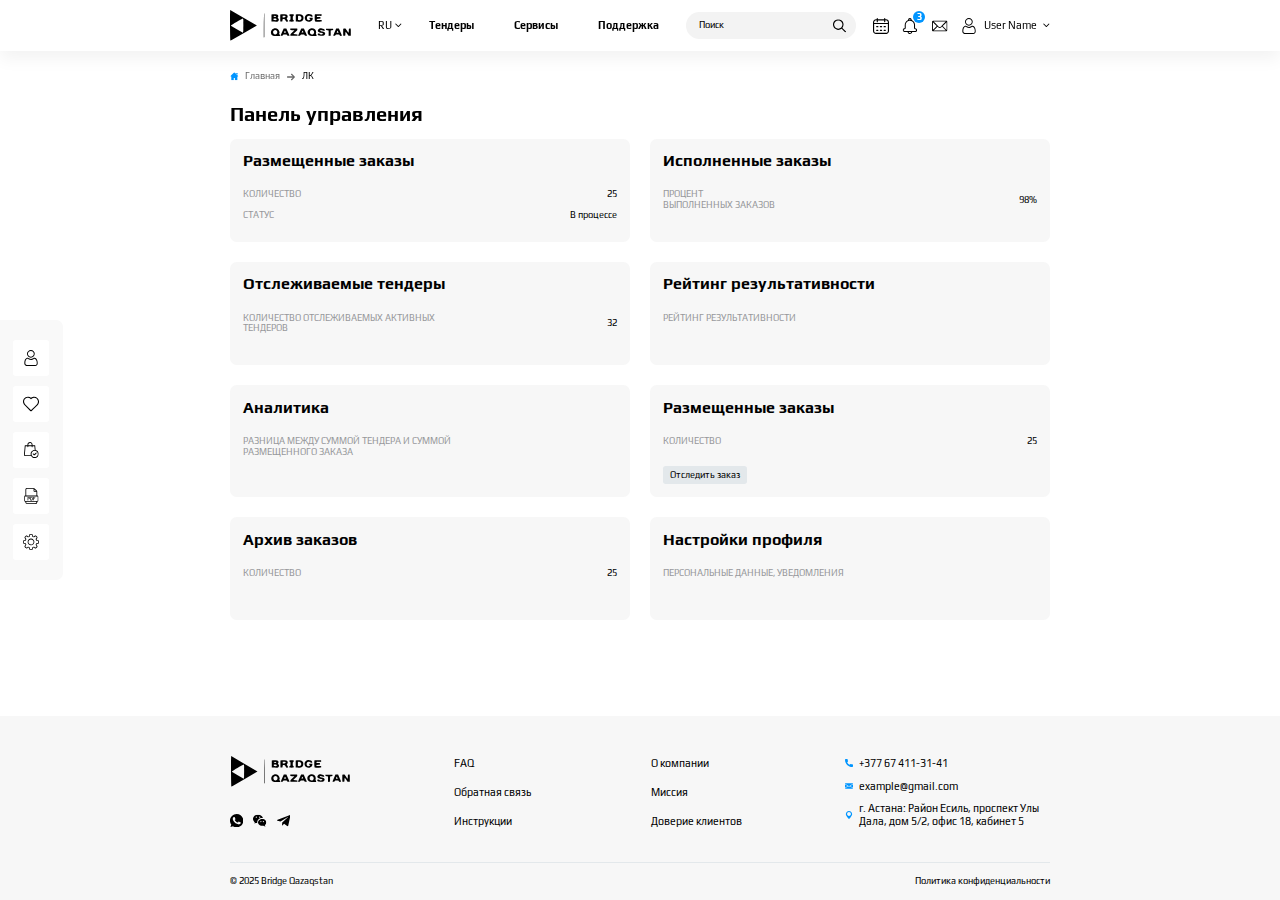
<file: panel.html>
<!DOCTYPE html>
<html lang="ru">

<head>
  <meta charset="UTF-8" />
  <meta http-equiv="X-UA-Compatible" content="IE=edge" />
  <meta name="viewport" content="width=device-width, initial-scale=1.0" />
  <title>Contacts</title>
  <link rel="preconnect" href="https://fonts.googleapis.com" />
  <link rel="preconnect" href="https://fonts.gstatic.com" crossorigin />
  <link href="https://fonts.googleapis.com/css2?family=Play:wght@400;700&display=swap" rel="stylesheet" />
  <link href="https://unpkg.com/aos@2.3.1/dist/aos.css" rel="stylesheet">
  <link rel="stylesheet" href="css/style.min.css" />
</head>

<body>
  <div class="big-wrapper">
    <header class="header header--panel">
      <div class="container">
        <div class="header__inner">
          <a class="header__logo logo" href="#" data-aos="fade-down">
            <img src="images/logo.svg" alt="logo" />
          </a>
          <div class="header__lang lang" data-aos="fade-down">
            <div class="lang__current">
              <p class="lang__current-text">RU</p>
              <svg width="10" height="11" viewBox="0 0 10 11" fill="none" xmlns="http://www.w3.org/2000/svg">
                <path
                  d="M5.00211 6.46335L1.26098 2.72238C1.15821 2.61937 1.02081 2.5627 0.874309 2.5627C0.727723 2.5627 0.590406 2.61937 0.487479 2.72238L0.159837 3.05018C0.0567477 3.15303 -2.24982e-07 3.29051 -2.18578e-07 3.43701C-2.12174e-07 3.58351 0.0567478 3.72083 0.159837 3.82376L4.61398 8.27799C4.71724 8.38132 4.8552 8.4379 5.00187 8.4375C5.14919 8.4379 5.28699 8.3814 5.39032 8.27799L9.84016 3.8279C9.94325 3.72498 10 3.58766 10 3.44108C10 3.29457 9.94325 3.15725 9.84016 3.05425L9.51252 2.72652C9.29927 2.51327 8.95211 2.51327 8.73894 2.72652L5.00211 6.46335Z"
                  fill="black" />
              </svg>
            </div>
            <ul class="lang__list">
              <li class="lang__list-item">
                <a class="lang__list-link" href="#"> RU </a>
              </li>
              <li class="lang__list-item">
                <a class="lang__list-link" href="#"> KZ </a>
              </li>
            </ul>
          </div>
          <div class="header__wrapper">
            <nav class="header__menu menu" data-aos="fade-down">
              <ul class="menu__list menu-list">
                <li class="menu-list__item">
                  <a class="menu-list__link" href="#"> Тендеры </a>
                </li>
                <li class="menu-list__item">
                  <a class="menu-list__link" href="#"> Сервисы </a>
                </li>
                <li class="menu-list__item">
                  <a class="menu-list__link" href="#"> Поддержка </a>
                </li>
              </ul>
            </nav>
            <form class="header__search search" action="#" method="post" data-aos="fade-down">
              <input class="search__input" type="search" placeholder="Поиск" />
              <button class="search__btn" type="submit">
                <svg width="20" height="20" viewBox="0 0 20 20" fill="none" xmlns="http://www.w3.org/2000/svg">
                  <g clip-path="url(#clip0_3904_1842)">
                    <path
                      d="M19.7556 18.5785L14.0682 12.8911C15.1699 11.5303 15.8332 9.80113 15.8332 7.91783C15.8332 3.55287 12.2815 0.0012207 7.91656 0.0012207C3.55161 0.0012207 0 3.55283 0 7.91779C0 12.2827 3.55165 15.8344 7.9166 15.8344C9.7999 15.8344 11.5291 15.1711 12.8899 14.0694L18.5773 19.7569C18.7398 19.9194 18.9531 20.001 19.1665 20.001C19.3798 20.001 19.5932 19.9194 19.7557 19.7569C20.0815 19.431 20.0815 18.9044 19.7556 18.5785ZM7.9166 14.1677C4.46996 14.1677 1.66666 11.3644 1.66666 7.91779C1.66666 4.47114 4.46996 1.66785 7.9166 1.66785C11.3632 1.66785 14.1665 4.47114 14.1665 7.91779C14.1665 11.3644 11.3632 14.1677 7.9166 14.1677Z"
                      fill="black" />
                  </g>
                  <defs>
                    <clipPath id="clip0_3904_1842">
                      <rect width="20" height="20" fill="white" />
                    </clipPath>
                  </defs>
                </svg>
              </button>
            </form>
            <div class="header__futures futures" data-aos="fade-down">
              <ul class="futures__list futures-list">
                <li class="futures-list__item">
                  <a class="futures-list__link" href="#">
                    <svg width="24" height="24" viewBox="0 0 24 24" fill="none" xmlns="http://www.w3.org/2000/svg">
                      <g clip-path="url(#clip0_3904_1832)">
                        <path
                          d="M10.5895 24C8.57177 24 6.55877 24 4.59303 23.9953C3.35972 23.9953 2.20201 23.518 1.342 22.658C0.481985 21.798 0.00472534 20.645 0 19.407C0 16.293 0 13.127 0 10.0602C0 8.90254 0 7.74011 0 6.5824C0 3.86533 1.97519 1.87596 4.69699 1.85233C4.78677 1.85233 4.88128 1.85233 4.97578 1.85233C5.05611 1.85233 5.58063 1.85233 5.58063 1.85233V1.75783C5.58063 1.65859 5.58063 1.55936 5.58063 1.46486C5.58063 1.26167 5.58063 1.07265 5.58063 0.878913C5.58535 0.378027 5.9492 0 6.42646 0C6.90372 0 7.2723 0.378027 7.27702 0.878913C7.28175 1.07265 7.27702 1.26167 7.27702 1.46013C7.27702 1.54991 7.27702 1.64442 7.27702 1.73892V1.83343H16.7277C16.7277 1.83343 16.7277 1.56409 16.7277 1.47903C16.7277 1.29002 16.7277 1.10573 16.7277 0.916716C16.7324 0.382752 17.0868 0 17.5783 0H17.5877C18.0697 0.00472534 18.4241 0.387478 18.4288 0.911991C18.4288 1.09628 18.4288 1.28057 18.4288 1.48376C18.4288 1.58299 18.4288 1.88541 18.4288 1.88541H18.5233C18.6698 1.88541 18.8116 1.88069 18.9533 1.88069C19.0951 1.88069 19.2274 1.87596 19.3597 1.87596C19.5393 1.87596 19.6905 1.88069 19.8323 1.89014C20.834 1.95157 21.8122 2.39575 22.5871 3.13763C23.3621 3.8795 23.8488 4.83402 23.9575 5.83107C23.9811 6.06261 24 6.26108 24 6.45481V6.97933C24 11.0478 24.0047 15.2581 24 19.3975C24 20.4654 23.655 21.4578 23.0077 22.2705C22.3603 23.0833 21.4672 23.6409 20.4276 23.8771C20.0921 23.9527 19.7472 23.9953 19.3975 23.9953C16.4158 24 13.453 24 10.5895 24ZM1.70585 12.3426C1.70585 14.6675 1.70585 16.9923 1.70585 19.3172C1.70585 21.0419 2.95334 22.2989 4.66391 22.2989C7.12581 22.2989 9.58771 22.3036 12.0496 22.3036C14.5257 22.3036 16.9829 22.3036 19.355 22.2989C21.0656 22.2989 22.3036 21.0467 22.3036 19.3314C22.3036 16.997 22.3036 14.6675 22.3036 12.3331V9.14353H1.70112L1.70585 12.3426ZM4.87655 3.544C3.8228 3.544 2.96279 3.89841 2.39575 4.56468C1.80508 5.2593 1.56881 6.27053 1.74365 7.33845L1.75783 7.41878H22.2705L22.28 7.33373C22.4217 6.17602 22.1807 5.20732 21.5759 4.52688C21.0183 3.89368 20.1677 3.544 19.1849 3.544C18.9675 3.544 18.7407 3.56291 18.5139 3.59598L18.4336 3.61016V3.69049C18.4336 3.85588 18.4336 4.02599 18.4383 4.19138C18.443 4.60721 18.4477 5.03249 18.4241 5.44832C18.4146 5.64678 18.3343 5.87832 18.2162 6.04843C18.0839 6.23745 17.8618 6.34613 17.6019 6.34613C17.5027 6.34613 17.3987 6.32723 17.3042 6.29415C16.9592 6.17129 16.7372 5.86887 16.7324 5.5003C16.7277 5.07974 16.7277 4.66391 16.7277 4.22445C16.7277 4.04017 16.7277 3.85588 16.7277 3.66686V3.57236H7.27702V3.66686C7.27702 3.85588 7.27702 4.04489 7.27702 4.22918C7.27702 4.65918 7.28175 5.06556 7.2723 5.47667C7.26757 5.9681 6.899 6.33668 6.42174 6.33668H6.40756C5.9303 6.33196 5.5759 5.9681 5.57118 5.47194C5.56645 5.14117 5.56645 4.80567 5.57118 4.48435C5.57118 4.28588 5.57118 4.08742 5.57118 3.89368C5.57118 3.83698 5.56645 3.785 5.56172 3.73302C5.56172 3.70939 5.557 3.69049 5.557 3.66686L5.55227 3.58653L5.47194 3.57708C5.27348 3.55818 5.07029 3.544 4.87655 3.544Z"
                          fill="black" />
                        <path
                          d="M6.44016 19.3739C6.13301 19.3739 5.80697 19.3692 5.47619 19.3645C5.01783 19.355 4.64453 18.977 4.64453 18.5139C4.64453 18.0461 5.02256 17.6728 5.49982 17.6681C5.60378 17.6681 5.71718 17.6633 5.85422 17.6633C5.95345 17.6633 6.05268 17.6633 6.15191 17.6633C6.25115 17.6633 6.34565 17.6633 6.44489 17.6633H6.45434C6.54884 17.6633 6.64335 17.6633 6.73786 17.6633C6.83236 17.6633 6.92687 17.6633 7.01665 17.6633C7.14896 17.6633 7.26237 17.6633 7.36633 17.6681C7.83886 17.6775 8.20271 18.0366 8.21216 18.5044C8.22161 18.9675 7.85304 19.3503 7.38995 19.3645C7.08281 19.3739 6.76148 19.3739 6.44016 19.3739Z"
                          fill="black" />
                        <path
                          d="M18.1503 19.3739C18.0558 19.3739 17.9613 19.3739 17.8668 19.3739C17.7723 19.3739 17.6778 19.3739 17.5833 19.3739H17.5691C17.4793 19.3739 17.3895 19.3739 17.2997 19.3739C17.2005 19.3739 17.106 19.3739 17.0068 19.3739C16.8934 19.3739 16.7847 19.3739 16.6713 19.3692C16.1751 19.3597 15.7971 18.9817 15.8018 18.5092C15.8065 18.0366 16.1798 17.6728 16.6665 17.6681C16.9784 17.6633 17.2903 17.6633 17.588 17.6633C17.8999 17.6633 18.207 17.6633 18.5047 17.6681C18.9867 17.6728 19.3647 18.0461 19.3647 18.5139C19.3647 18.9817 18.9914 19.355 18.5094 19.3692C18.4055 19.3692 18.2921 19.3739 18.1503 19.3739Z"
                          fill="black" />
                        <path
                          d="M12.5738 13.798C12.4793 13.798 12.38 13.798 12.2855 13.798C12.191 13.798 12.0965 13.798 12.002 13.798H11.9925C11.898 13.798 11.8035 13.798 11.709 13.798C11.6145 13.798 11.52 13.798 11.4302 13.798C11.2979 13.798 11.1845 13.798 11.0806 13.7932C10.5938 13.7838 10.2205 13.4199 10.2158 12.9474C10.2158 12.7159 10.3009 12.5032 10.4615 12.3426C10.6222 12.1819 10.8443 12.0921 11.0853 12.0921C11.3877 12.0874 11.6901 12.0874 11.9973 12.0874C12.295 12.0874 12.6021 12.0874 12.9045 12.0921C13.4054 12.0969 13.7787 12.4654 13.774 12.9474C13.7693 13.4199 13.4007 13.7838 12.914 13.7932C12.8148 13.798 12.7061 13.798 12.5738 13.798Z"
                          fill="black" />
                        <path
                          d="M17.5738 13.798C17.2619 13.798 16.9453 13.7932 16.6381 13.7885C16.1703 13.7791 15.8065 13.4105 15.8018 12.9427C15.8018 12.4749 16.1751 12.1016 16.6523 12.0921C16.7563 12.0921 16.8697 12.0874 17.0067 12.0874C17.106 12.0874 17.2052 12.0874 17.2997 12.0874C17.3989 12.0874 17.4934 12.0874 17.5927 12.0874C17.6919 12.0874 17.7864 12.0874 17.8809 12.0874C17.9754 12.0874 18.0699 12.0874 18.1644 12.0874C18.2967 12.0874 18.4101 12.0874 18.5094 12.0921C18.9819 12.1016 19.3647 12.4843 19.3599 12.9474C19.3552 13.4105 18.9866 13.7838 18.5188 13.7885C18.207 13.798 17.8856 13.798 17.5738 13.798Z"
                          fill="black" />
                        <path
                          d="M11.4302 19.3691C11.2979 19.3691 11.1845 19.3691 11.0806 19.3644C10.5986 19.355 10.2205 18.9817 10.2158 18.5186C10.2158 18.287 10.3009 18.0744 10.4615 17.9137C10.6222 17.7531 10.8443 17.6633 11.0853 17.6633C11.3783 17.6586 11.6854 17.6586 11.9925 17.6586C12.2902 17.6586 12.5927 17.6586 12.9045 17.6633C13.4054 17.668 13.7787 18.0319 13.7787 18.5139C13.7787 18.9911 13.396 19.355 12.8951 19.3644C12.7817 19.3644 12.673 19.3644 12.5596 19.3644C12.4651 19.3644 12.3659 19.3644 12.2713 19.3644C12.1816 19.3644 12.0918 19.3644 11.9973 19.3644H11.9831C11.8886 19.3644 11.7988 19.3644 11.7043 19.3644C11.6145 19.3691 11.5247 19.3691 11.4302 19.3691Z"
                          fill="black" />
                        <path
                          d="M7.00249 13.798C6.90798 13.798 6.81348 13.798 6.7237 13.798C6.62919 13.798 6.53468 13.798 6.44017 13.798H6.43072C6.33622 13.798 6.24171 13.798 6.1472 13.798C6.04797 13.798 5.95346 13.798 5.85423 13.798C5.74082 13.798 5.62269 13.798 5.50928 13.7932C5.01312 13.7838 4.63037 13.4058 4.63982 12.9332C4.64455 12.4654 5.0273 12.0969 5.50456 12.0921C5.82588 12.0874 6.13775 12.0874 6.44017 12.0874C6.74732 12.0874 7.05447 12.0874 7.34744 12.0921C7.8247 12.0969 8.20273 12.4702 8.20273 12.938C8.20273 13.4058 7.82942 13.7791 7.34744 13.7885C7.24821 13.798 7.1348 13.798 7.00249 13.798Z"
                          fill="black" />
                      </g>
                      <defs>
                        <clipPath id="clip0_3904_1832">
                          <rect width="24.0095" height="24" fill="white" />
                        </clipPath>
                      </defs>
                    </svg>
                  </a>
                </li>
                <li class="futures-list__item">
                  <a class="futures-list__link" href="#">
                    <svg width="22" height="24" viewBox="0 0 22 24" fill="none" xmlns="http://www.w3.org/2000/svg">
                      <g clip-path="url(#clip0_3904_1827)">
                        <path
                          d="M13.4432 3.11255C14.0291 3.44536 14.6245 3.71255 15.1448 4.08755C17.3385 5.66724 18.5057 7.8188 18.5666 10.5329C18.5995 12.0235 18.5713 13.5188 18.576 15.0094C18.576 15.3891 18.637 15.4594 19.012 15.4875C20.3432 15.5954 21.3838 16.4672 21.6182 17.6625C21.9463 19.336 20.6854 20.8922 18.9791 20.9063C17.512 20.9157 16.0401 20.9063 14.5729 20.9063C14.4885 20.9063 14.4041 20.9063 14.3057 20.9063C14.1557 21.9235 13.687 22.7438 12.862 23.3438C12.2338 23.7985 11.5307 24.0047 10.7526 24C9.33695 23.9907 7.62601 22.9125 7.34945 20.9063C7.26508 20.9063 7.1807 20.9063 7.09633 20.9063C5.6432 20.9063 4.19008 20.911 2.73695 20.9063C1.1432 20.9016 -0.0567976 19.65 -0.00523514 18.061C0.0369524 16.8047 1.09164 15.6704 2.36664 15.5157C2.44633 15.5063 2.52133 15.4969 2.60101 15.4922C3.0557 15.45 3.08851 15.4125 3.08851 14.9438C3.08851 13.4438 3.0557 11.9438 3.0932 10.4438C3.18226 7.12974 4.76664 4.77192 7.75258 3.35161C7.89789 3.2813 8.11351 3.26255 8.18383 3.14536C8.25883 3.03286 8.18851 2.8313 8.18851 2.66724C8.16976 1.18599 9.37914 -0.0187014 10.8651 -0.00463887C12.3463 0.0141111 13.5276 1.2563 13.4666 2.73755C13.4666 2.87349 13.4526 3.00942 13.4432 3.11255ZM10.837 19.3547C13.5135 19.3547 16.1948 19.3547 18.8713 19.3547C18.8854 19.3547 18.9041 19.3547 18.9182 19.3547C19.5698 19.3407 20.0713 18.9 20.1135 18.3C20.1557 17.6625 19.7291 17.1469 19.0682 17.0485C18.8854 17.0204 18.6932 17.025 18.5104 16.9875C17.6245 16.8047 17.0245 16.0594 17.0198 15.1407C17.0151 13.6547 17.0151 12.1735 17.0198 10.6875C17.0245 9.86724 16.8838 9.07505 16.5885 8.3063C15.3791 5.13755 12.0135 3.52505 8.82133 4.58442C6.39789 5.39067 4.66351 7.7438 4.64008 10.2938C4.62601 11.9016 4.64008 13.5094 4.63539 15.1219C4.6307 16.0594 4.0307 16.8047 3.14008 16.9875C2.9432 17.0297 2.73695 17.0204 2.53539 17.0532C1.7057 17.1938 1.27445 18.0891 1.7057 18.7829C1.9682 19.2 2.35258 19.3594 2.82601 19.3594C5.49789 19.3547 8.16976 19.3547 10.837 19.3547ZM8.96195 20.9157C9.09789 21.8204 10.0166 22.5141 10.9635 22.4485C11.826 22.3922 12.6791 21.6375 12.6932 20.9157C11.4557 20.9157 10.2135 20.9157 8.96195 20.9157ZM11.8963 2.74692C12.0182 2.39536 11.737 1.93599 11.4698 1.74849C11.0995 1.49067 10.6166 1.4813 10.2416 1.72974C9.8807 1.9688 9.69789 2.37192 9.77758 2.74692C10.4807 2.74692 11.1838 2.74692 11.8963 2.74692Z"
                          fill="black" />
                      </g>
                      <defs>
                        <clipPath id="clip0_3904_1827">
                          <rect width="21.675" height="24" fill="white" />
                        </clipPath>
                      </defs>
                    </svg>
                    <span> 3 </span>
                  </a>
                </li>
                <li class="futures-list__item">
                  <a class="futures-list__link" href="#">
                    <svg width="25" height="17" viewBox="0 0 25 17" fill="none" xmlns="http://www.w3.org/2000/svg">
                      <g clip-path="url(#clip0_3904_1824)">
                        <path
                          d="M12.0784 17C8.79999 17 5.51783 17 2.23945 17C1.50295 17 0.887306 16.7394 0.434073 16.1464C0.124364 15.7422 -0.000274486 15.2739 -0.000274486 14.7678C-0.000274486 11.8218 -0.000274486 8.87578 -0.000274486 5.92976C-0.000274486 4.69093 -0.00405142 3.44831 -0.000274486 2.20948C0.00350245 1.30301 0.403858 0.630718 1.21212 0.211478C1.51805 0.0604007 1.84665 -3.0345e-05 2.1828 -3.0345e-05C8.78488 -3.0345e-05 15.387 -0.00380728 21.9928 -3.0345e-05C23.2506 -3.0345e-05 24.1721 0.932874 24.1759 2.19059C24.1797 6.39433 24.1797 10.6018 24.1759 14.8056C24.1759 15.8556 23.5452 16.6714 22.5367 16.932C22.3328 16.9849 22.1137 16.9924 21.8984 16.9924C18.6238 17 15.353 17 12.0784 17ZM2.45851 1.43521C2.50761 1.49186 2.53027 1.52585 2.56049 1.55229C5.21945 4.19615 7.87464 6.84756 10.5449 9.48386C10.7678 9.70292 11.051 9.89555 11.3381 10.0051C12.2068 10.3337 12.9886 10.1259 13.6383 9.48009C16.2972 6.84378 18.9486 4.19993 21.6038 1.55985C21.6378 1.52585 21.6605 1.48808 21.702 1.43898C15.285 1.43521 8.88686 1.43521 2.45851 1.43521ZM15.6363 9.47253C15.2812 9.83512 14.9715 10.1637 14.6505 10.481C13.2001 11.9124 11.1077 11.9464 9.61203 10.5603C9.29855 10.2695 9.00395 9.95976 8.69802 9.6576C8.64891 9.6085 8.59981 9.56695 8.52428 9.49519C6.51872 11.5347 4.52827 13.5667 2.57182 15.561C8.89819 15.561 15.2925 15.561 21.6114 15.561C19.6474 13.563 17.6607 11.5347 15.6363 9.47253ZM1.48029 2.45876C1.46518 2.46631 1.45385 2.47764 1.43874 2.4852C1.43874 6.4963 1.43874 10.5074 1.43874 14.5185C1.45385 14.5299 1.47273 14.5374 1.48784 14.5487C3.48206 12.5167 5.47629 10.4885 7.42519 8.49808C5.46873 6.50763 3.47451 4.4832 1.48029 2.45876ZM16.69 8.55096C18.6767 10.5263 20.6936 12.5319 22.7369 14.5601C22.7369 10.4999 22.7369 6.48875 22.7369 2.47764C22.7218 2.47009 22.7067 2.46253 22.6916 2.45498C20.6973 4.4832 18.7031 6.50763 16.69 8.55096Z"
                          fill="black" />
                      </g>
                      <defs>
                        <clipPath id="clip0_3904_1824">
                          <rect width="24.1762" height="17" fill="white" />
                        </clipPath>
                      </defs>
                    </svg>
                  </a>
                </li>
              </ul>
            </div>
          </div>
          <div class="header__users users" data-aos="fade-down">
            <a class="users__head" href="#">
              <svg xmlns="http://www.w3.org/2000/svg" x="0px" y="0px" viewBox="0 0 24 24" xml:space="preserve">
                <g>
                  <path class="st0" d="M12,24c-1.9,0-3.8,0-5.7,0c-1,0-1.9-0.2-2.7-0.8c-0.9-0.6-1.5-1.5-1.6-2.6c-0.2-2,0.1-4,0.8-5.8
                                c0.4-1.1,1.1-2.1,2.2-2.6c0.7-0.4,1.4-0.5,2.2-0.5c0.2,0,0.5,0.1,0.7,0.2C8.3,12,8.7,12.3,9,12.5c2,1.2,4,1.2,6,0
                                c0.2-0.1,0.5-0.3,0.7-0.5c0.6-0.5,1.3-0.5,2-0.3c1.4,0.3,2.4,1.1,3.1,2.4c0.7,1.2,1,2.5,1.1,3.9c0.1,0.7,0.1,1.4,0.1,2.2
                                c0,2.1-1.5,3.6-3.6,3.8c-0.3,0-0.6,0-0.9,0C15.7,24,13.8,24,12,24z M12,22.6c1.9,0,3.7,0,5.6,0c0.3,0,0.5,0,0.8,0
                                c1.2-0.1,2-1,2.2-2.1c0.1-0.9,0-1.9-0.1-2.8c-0.1-1-0.4-1.9-0.9-2.8c-0.6-1-1.4-1.7-2.6-1.8c-0.1,0-0.2,0-0.3,0.1
                                c-0.4,0.2-0.7,0.4-1,0.7c-1,0.6-2,1-3.1,1c-1.5,0.1-3-0.3-4.3-1.1c-0.3-0.2-0.6-0.4-0.9-0.6C7.2,13,7.1,13,7.1,13
                                c-0.5,0-1,0.1-1.4,0.4c-0.8,0.4-1.2,1.2-1.5,1.9c-0.6,1.5-0.8,3.2-0.7,4.8c0,1,0.5,1.7,1.4,2.1c0.5,0.2,1,0.3,1.5,0.3
                                C8.2,22.6,10.1,22.6,12,22.6z" />
                  <path class="st0"
                    d="M17.6,5.8c0,3.2-2.6,5.8-5.8,5.8c-3.2,0-5.8-2.6-5.8-5.8C6.1,2.6,8.7,0,11.9,0C15.1,0,17.6,2.6,17.6,5.8z
                                 M16.2,5.8c0-2.4-2-4.4-4.4-4.4c-2.4,0-4.4,1.9-4.4,4.4c0,2.4,1.9,4.4,4.4,4.4C14.3,10.2,16.2,8.2,16.2,5.8z" />
                </g>
              </svg>
              <span> User Name </span>
              <svg width="10" height="11" viewBox="0 0 10 11" fill="none" xmlns="http://www.w3.org/2000/svg">
                <path
                  d="M5.00211 6.46335L1.26098 2.72238C1.15821 2.61937 1.02081 2.5627 0.874309 2.5627C0.727723 2.5627 0.590406 2.61937 0.487479 2.72238L0.159837 3.05018C0.0567477 3.15303 -2.24982e-07 3.29051 -2.18578e-07 3.43701C-2.12174e-07 3.58351 0.0567478 3.72083 0.159837 3.82376L4.61398 8.27799C4.71724 8.38132 4.8552 8.4379 5.00187 8.4375C5.14919 8.4379 5.28699 8.3814 5.39032 8.27799L9.84016 3.8279C9.94325 3.72498 10 3.58766 10 3.44108C10 3.29457 9.94325 3.15725 9.84016 3.05425L9.51252 2.72652C9.29927 2.51327 8.95211 2.51327 8.73894 2.72652L5.00211 6.46335Z"
                  fill="black" />
              </svg>
            </a>
            <ul class="users__list users-list">
              <li class="users-list__item">
                <a class="users-list__link" href="#">
                  <svg xmlns="http://www.w3.org/2000/svg" x="0px" y="0px" viewBox="0 0 24 24" xml:space="preserve">
                    <g>
                      <path class="st0" d="M12,24c-1.9,0-3.8,0-5.7,0c-1,0-1.9-0.2-2.7-0.8c-0.9-0.6-1.5-1.5-1.6-2.6c-0.2-2,0.1-4,0.8-5.8
                                c0.4-1.1,1.1-2.1,2.2-2.6c0.7-0.4,1.4-0.5,2.2-0.5c0.2,0,0.5,0.1,0.7,0.2C8.3,12,8.7,12.3,9,12.5c2,1.2,4,1.2,6,0
                                c0.2-0.1,0.5-0.3,0.7-0.5c0.6-0.5,1.3-0.5,2-0.3c1.4,0.3,2.4,1.1,3.1,2.4c0.7,1.2,1,2.5,1.1,3.9c0.1,0.7,0.1,1.4,0.1,2.2
                                c0,2.1-1.5,3.6-3.6,3.8c-0.3,0-0.6,0-0.9,0C15.7,24,13.8,24,12,24z M12,22.6c1.9,0,3.7,0,5.6,0c0.3,0,0.5,0,0.8,0
                                c1.2-0.1,2-1,2.2-2.1c0.1-0.9,0-1.9-0.1-2.8c-0.1-1-0.4-1.9-0.9-2.8c-0.6-1-1.4-1.7-2.6-1.8c-0.1,0-0.2,0-0.3,0.1
                                c-0.4,0.2-0.7,0.4-1,0.7c-1,0.6-2,1-3.1,1c-1.5,0.1-3-0.3-4.3-1.1c-0.3-0.2-0.6-0.4-0.9-0.6C7.2,13,7.1,13,7.1,13
                                c-0.5,0-1,0.1-1.4,0.4c-0.8,0.4-1.2,1.2-1.5,1.9c-0.6,1.5-0.8,3.2-0.7,4.8c0,1,0.5,1.7,1.4,2.1c0.5,0.2,1,0.3,1.5,0.3
                                C8.2,22.6,10.1,22.6,12,22.6z" />
                      <path class="st0"
                        d="M17.6,5.8c0,3.2-2.6,5.8-5.8,5.8c-3.2,0-5.8-2.6-5.8-5.8C6.1,2.6,8.7,0,11.9,0C15.1,0,17.6,2.6,17.6,5.8z
                                 M16.2,5.8c0-2.4-2-4.4-4.4-4.4c-2.4,0-4.4,1.9-4.4,4.4c0,2.4,1.9,4.4,4.4,4.4C14.3,10.2,16.2,8.2,16.2,5.8z" />
                    </g>
                  </svg>
                  <span> User Name 1 </span>
                </a>
              </li>
              <li class="users-list__item">
                <a class="users-list__link" href="#">
                  <svg xmlns="http://www.w3.org/2000/svg" x="0px" y="0px" viewBox="0 0 24 24" xml:space="preserve">
                    <g>
                      <path class="st0" d="M12,24c-1.9,0-3.8,0-5.7,0c-1,0-1.9-0.2-2.7-0.8c-0.9-0.6-1.5-1.5-1.6-2.6c-0.2-2,0.1-4,0.8-5.8
                                    c0.4-1.1,1.1-2.1,2.2-2.6c0.7-0.4,1.4-0.5,2.2-0.5c0.2,0,0.5,0.1,0.7,0.2C8.3,12,8.7,12.3,9,12.5c2,1.2,4,1.2,6,0
                                    c0.2-0.1,0.5-0.3,0.7-0.5c0.6-0.5,1.3-0.5,2-0.3c1.4,0.3,2.4,1.1,3.1,2.4c0.7,1.2,1,2.5,1.1,3.9c0.1,0.7,0.1,1.4,0.1,2.2
                                    c0,2.1-1.5,3.6-3.6,3.8c-0.3,0-0.6,0-0.9,0C15.7,24,13.8,24,12,24z M12,22.6c1.9,0,3.7,0,5.6,0c0.3,0,0.5,0,0.8,0
                                    c1.2-0.1,2-1,2.2-2.1c0.1-0.9,0-1.9-0.1-2.8c-0.1-1-0.4-1.9-0.9-2.8c-0.6-1-1.4-1.7-2.6-1.8c-0.1,0-0.2,0-0.3,0.1
                                    c-0.4,0.2-0.7,0.4-1,0.7c-1,0.6-2,1-3.1,1c-1.5,0.1-3-0.3-4.3-1.1c-0.3-0.2-0.6-0.4-0.9-0.6C7.2,13,7.1,13,7.1,13
                                    c-0.5,0-1,0.1-1.4,0.4c-0.8,0.4-1.2,1.2-1.5,1.9c-0.6,1.5-0.8,3.2-0.7,4.8c0,1,0.5,1.7,1.4,2.1c0.5,0.2,1,0.3,1.5,0.3
                                    C8.2,22.6,10.1,22.6,12,22.6z" />
                      <path class="st0"
                        d="M17.6,5.8c0,3.2-2.6,5.8-5.8,5.8c-3.2,0-5.8-2.6-5.8-5.8C6.1,2.6,8.7,0,11.9,0C15.1,0,17.6,2.6,17.6,5.8z
                                     M16.2,5.8c0-2.4-2-4.4-4.4-4.4c-2.4,0-4.4,1.9-4.4,4.4c0,2.4,1.9,4.4,4.4,4.4C14.3,10.2,16.2,8.2,16.2,5.8z" />
                    </g>
                  </svg>
                  <span> User Name 2 </span>
                </a>
              </li>
            </ul>
          </div>
          <div class="header__burger burger" data-aos="fade-down">
            <span></span>
            <span></span>
            <span></span>
          </div>
        </div>
      </div>
    </header>
    <div class="wrapper">
      <main class="main">
        <section class="main__panel panel">
          <div class="container">
            <div class="panel__breadcrumbs breadcrumbs" data-aos="fade-right">
              <ul class="breadcrumbs__list breadcrumbs-list">
                <li class="breadcrumbs-list__item">
                  <a class="breadcrumbs-list__link" href="#">
                    <svg width="13" height="14" viewBox="0 0 13 14" fill="none" xmlns="http://www.w3.org/2000/svg">
                      <g clip-path="url(#clip0_3892_28565)">
                        <path
                          d="M12.7817 6.31L6.949 0.995292C6.69298 0.761978 6.30692 0.762003 6.05101 0.995266L0.218309 6.31002C0.0132296 6.4969 -0.0545125 6.78482 0.0456788 7.04353C0.145895 7.30223 0.389899 7.46938 0.667342 7.46938H1.59892V12.7943C1.59892 13.0054 1.77011 13.1766 1.98123 13.1766H5.17826C5.38938 13.1766 5.56056 13.0055 5.56056 12.7943V9.56118H7.43952V12.7943C7.43952 13.0055 7.6107 13.1766 7.82182 13.1766H11.0187C11.2298 13.1766 11.401 13.0055 11.401 12.7943V7.46938H12.3328C12.6102 7.46938 12.8542 7.30221 12.9544 7.04353C13.0545 6.7848 12.9867 6.4969 12.7817 6.31Z"
                          fill="#0095FF" />
                        <path
                          d="M11.3009 1.58594H8.7334L11.6832 4.2681V1.96822C11.6832 1.7571 11.512 1.58594 11.3009 1.58594Z"
                          fill="#0095FF" />
                      </g>
                      <defs>
                        <clipPath id="clip0_3892_28565">
                          <rect width="13" height="13" fill="white" transform="translate(0 0.5)" />
                        </clipPath>
                      </defs>
                    </svg>
                    <span> Главная </span>
                  </a>
                </li>
                <li class="breadcrumbs-list__item">
                  <svg width="12" height="12" viewBox="0 0 12 12" fill="none" xmlns="http://www.w3.org/2000/svg">
                    <g opacity="0.6">
                      <path
                        d="M11.8082 6.46625L7.47457 10.8C7.35086 10.9237 7.18599 10.9916 7.01019 10.9916C6.83419 10.9916 6.66941 10.9236 6.5457 10.8L6.15224 10.4064C6.02863 10.2829 5.96054 10.1179 5.96054 9.94202C5.96054 9.76622 6.02863 9.59569 6.15224 9.47217L8.68041 6.93844H0.648287C0.286144 6.93844 0 6.65493 0 6.29269V5.7363C0 5.37406 0.286144 5.06197 0.648287 5.06197H8.7091L6.15234 2.51409C6.02873 2.39038 5.96063 2.22989 5.96063 2.05399C5.96063 1.87829 6.02873 1.71546 6.15234 1.59185L6.5458 1.19956C6.6695 1.07585 6.83428 1.00844 7.01028 1.00844C7.18609 1.00844 7.35096 1.07673 7.47467 1.20044L11.8083 5.53406C11.9323 5.65816 12.0005 5.82381 12 5.99991C12.0004 6.17659 11.9323 6.34235 11.8082 6.46625Z"
                        fill="#000000" />
                    </g>
                  </svg>
                  <span> ЛК </span>
                </li>
              </ul>
            </div>
            <div class="panel__inner">
              <div class="panel__wrapper panel__wrapper--active">
                <h1 class="panel__title" data-aos="fade-right">Панель управления</h1>
                <div class="panel__board board">
                  <div class="board__inner">
                    <div class="board__item board-item" data-aos="zoom-in">
                      <h5 class="board-item__title subtitle">
                        Размещенные заказы
                      </h5>
                      <ul class="board__list board-list">
                        <li class="board-list__item">
                          <div class="board-list__text">количество</div>
                          <div class="board-list__subtext">25</div>
                        </li>
                        <li class="board-list__item">
                          <div class="board-list__text">Статус</div>
                          <div class="board-list__subtext">В процессе</div>
                        </li>
                      </ul>
                    </div>
                    <div class="board__item board-item" data-aos="zoom-in">
                      <h5 class="board-item__title subtitle">
                        Исполненные заказы
                      </h5>
                      <ul class="board__list board-list">
                        <li class="board-list__item">
                          <div class="board-list__text">
                            Процент <br />
                            выполненных заказов
                          </div>
                          <div class="board-list__subtext">98%</div>
                        </li>
                      </ul>
                    </div>
                    <div class="board__item board-item" data-aos="zoom-in">
                      <h5 class="board-item__title subtitle">
                        Отслеживаемые тендеры
                      </h5>
                      <ul class="board__list board-list">
                        <li class="board-list__item">
                          <div class="board-list__text">
                            количество отслеживаемых активных <br />
                            тендеров
                          </div>
                          <div class="board-list__subtext">32</div>
                        </li>
                      </ul>
                    </div>
                    <div class="board__item board-item" data-aos="zoom-in">
                      <h5 class="board-item__title subtitle">
                        Рейтинг результативности
                      </h5>
                      <ul class="board__list board-list">
                        <li class="board-list__item">
                          <div class="board-list__text">
                            Рейтинг результативности
                          </div>
                        </li>
                      </ul>
                    </div>
                    <div class="board__item board-item" data-aos="zoom-in">
                      <h5 class="board-item__title subtitle">Аналитика</h5>
                      <ul class="board__list board-list">
                        <li class="board-list__item">
                          <div class="board-list__text">
                            разница между суммой тендера и суммой <br />
                            размещенного заказа
                          </div>
                        </li>
                      </ul>
                    </div>
                    <div class="board__item board-item" data-aos="zoom-in">
                      <h5 class="board-item__title subtitle">
                        Размещенные заказы
                      </h5>
                      <ul class="board__list board-list">
                        <li class="board-list__item">
                          <div class="board-list__text">количество</div>
                          <div class="board-list__subtext">25</div>
                        </li>
                      </ul>
                      <a class="board-item__link" href="#"> Отследить заказ </a>
                    </div>
                    <div class="board__item board-item" data-aos="zoom-in">
                      <h5 class="board-item__title subtitle">Архив заказов</h5>
                      <ul class="board__list board-list">
                        <li class="board-list__item">
                          <div class="board-list__text">Количество</div>
                          <div class="board-list__subtext">25</div>
                        </li>
                      </ul>
                    </div>
                    <div class="board__item board-item" data-aos="zoom-in">
                      <h5 class="board-item__title subtitle">
                        Настройки профиля
                      </h5>
                      <ul class="board__list board-list">
                        <li class="board-list__item">
                          <div class="board-list__text">
                            Персональные данные, уведомления
                          </div>
                        </li>
                      </ul>
                    </div>
                  </div>
                </div>
              </div>
              <div class="panel__wrapper">
                <h1 class="panel__title">Избранные тендеры</h1>
                <div class="panel__featured featured">
                  <div class="featured__desc desc">
                    <div class="desc__heading desc-heading">
                      <div class="desc-heading__select custom-select">
                        <select>
                          <option value="0">Сортировать: <span>По статусу</span></option>
                          <option value="1">Сортировать: <span>По статусу 1</span></option>
                          <option value="2">Сортировать: <span>По статусу 2</span></option>
                          <option value="3">Сортировать: <span>По статусу 3</span></option>
                        </select>
                      </div>
                      <form class="desc-heading__search search search--big" action="#" method="post">
                        <input class="search__input" type="search" placeholder="Поиск" />
                        <button class="search__btn" type="submit">
                          <svg width="20" height="20" viewBox="0 0 20 20" fill="none"
                            xmlns="http://www.w3.org/2000/svg">
                            <g clip-path="url(#clip0_3904_1842)">
                              <path
                                d="M19.7556 18.5785L14.0682 12.8911C15.1699 11.5303 15.8332 9.80113 15.8332 7.91783C15.8332 3.55287 12.2815 0.0012207 7.91656 0.0012207C3.55161 0.0012207 0 3.55283 0 7.91779C0 12.2827 3.55165 15.8344 7.9166 15.8344C9.7999 15.8344 11.5291 15.1711 12.8899 14.0694L18.5773 19.7569C18.7398 19.9194 18.9531 20.001 19.1665 20.001C19.3798 20.001 19.5932 19.9194 19.7557 19.7569C20.0815 19.431 20.0815 18.9044 19.7556 18.5785ZM7.9166 14.1677C4.46996 14.1677 1.66666 11.3644 1.66666 7.91779C1.66666 4.47114 4.46996 1.66785 7.9166 1.66785C11.3632 1.66785 14.1665 4.47114 14.1665 7.91779C14.1665 11.3644 11.3632 14.1677 7.9166 14.1677Z"
                                fill="black" />
                            </g>
                            <defs>
                              <clipPath id="clip0_3904_1842">
                                <rect width="20" height="20" fill="white" />
                              </clipPath>
                            </defs>
                          </svg>
                        </button>
                      </form>
                    </div>
                    <div class="desc__wrapper">
                      <table class="panel__table table table--featured">
                        <thead class="table__head table-head">
                          <tr>
                            <th>
                              <div class="table-head__text">
                                № Тендера
                              </div>
                            </th>
                            <th>
                              <div class="table-head__text">
                                Название
                              </div>
                            </th>
                            <th>
                              <div class="table-head__text">
                                Дата окончания
                              </div>
                            </th>
                            <th>
                              <div class="table-head__text">
                                Кол-во предложений
                              </div>
                            </th>
                            <th>
                              <div class="table-head__text">
                                стоимость
                              </div>
                            </th>
                            <th>
                              <div class="table-head__text">
                                Статус
                              </div>
                            </th>
                          </tr>
                        </thead>
                        <tbody class="table__content table-сontent">
                          <tr class="table-сontent__item table-item">
                            <td>
                              <div class="table-item__text">
                                416765
                              </div>
                            </td>
                            <td>
                              <div class="table-item__text">
                                Лента конвеерная
                              </div>
                            </td>
                            <td>
                              <div class="table-item__text">
                                12.02.2025
                              </div>
                            </td>
                            <td>
                              <div class="table-item__text">
                                5
                              </div>
                            </td>
                            <td>
                              <div class="table-item__text">
                                <span>
                                  12 723 000 ₸
                                </span>
                              </div>
                            </td>
                            <td>
                              <div class="table-item__text">
                                На рассмотрении
                              </div>
                            </td>
                          </tr>
                          <tr class="table-сontent__item table-item">
                            <td>
                              <div class="table-item__text">
                                416765
                              </div>
                            </td>
                            <td>
                              <div class="table-item__text">
                                Лента конвеерная
                              </div>
                            </td>
                            <td>
                              <div class="table-item__text">
                                12.02.2025
                              </div>
                            </td>
                            <td>
                              <div class="table-item__text">
                                5
                              </div>
                            </td>
                            <td>
                              <div class="table-item__text">
                                <span>
                                  12 723 000 ₸
                                </span>
                              </div>
                            </td>
                            <td>
                              <div class="table-item__text">
                                На рассмотрении
                              </div>
                            </td>
                          </tr>
                          <tr class="table-сontent__item table-item">
                            <td>
                              <div class="table-item__text">
                                416765
                              </div>
                            </td>
                            <td>
                              <div class="table-item__text">
                                Лента конвеерная
                              </div>
                            </td>
                            <td>
                              <div class="table-item__text">
                                12.02.2025
                              </div>
                            </td>
                            <td>
                              <div class="table-item__text">
                                5
                              </div>
                            </td>
                            <td>
                              <div class="table-item__text">
                                <span>
                                  12 723 000 ₸
                                </span>
                              </div>
                            </td>
                            <td>
                              <div class="table-item__text">
                                На рассмотрении
                              </div>
                            </td>
                          </tr>
                          <tr class="table-сontent__item table-item">
                            <td>
                              <div class="table-item__text">
                                416765
                              </div>
                            </td>
                            <td>
                              <div class="table-item__text">
                                Лента конвеерная
                              </div>
                            </td>
                            <td>
                              <div class="table-item__text">
                                12.02.2025
                              </div>
                            </td>
                            <td>
                              <div class="table-item__text">
                                5
                              </div>
                            </td>
                            <td>
                              <div class="table-item__text">
                                <span>
                                  12 723 000 ₸
                                </span>
                              </div>
                            </td>
                            <td>
                              <div class="table-item__text">
                                На рассмотрении
                              </div>
                            </td>
                          </tr>
                          <tr class="table-сontent__item table-item">
                            <td>
                              <div class="table-item__text">
                                416765
                              </div>
                            </td>
                            <td>
                              <div class="table-item__text">
                                Лента конвеерная
                              </div>
                            </td>
                            <td>
                              <div class="table-item__text">
                                12.02.2025
                              </div>
                            </td>
                            <td>
                              <div class="table-item__text">
                                5
                              </div>
                            </td>
                            <td>
                              <div class="table-item__text">
                                <span>
                                  12 723 000 ₸
                                </span>
                              </div>
                            </td>
                            <td>
                              <div class="table-item__text">
                                На рассмотрении
                              </div>
                            </td>
                          </tr>
                          <tr class="table-сontent__item table-item">
                            <td>
                              <div class="table-item__text">
                                416765
                              </div>
                            </td>
                            <td>
                              <div class="table-item__text">
                                Лента конвеерная
                              </div>
                            </td>
                            <td>
                              <div class="table-item__text">
                                12.02.2025
                              </div>
                            </td>
                            <td>
                              <div class="table-item__text">
                                5
                              </div>
                            </td>
                            <td>
                              <div class="table-item__text">
                                <span>
                                  12 723 000 ₸
                                </span>
                              </div>
                            </td>
                            <td>
                              <div class="table-item__text">
                                На рассмотрении
                              </div>
                            </td>
                          </tr>
                        </tbody>
                      </table>
                    </div>
                  </div>
                </div>
              </div>
              <div class="panel__wrapper">
                <h1 class="panel__title">Мои заказы</h1>
                <div class="panel__orders orders">
                  <div class="orders__desc desc">
                    <div class="desc__heading desc-heading">
                      <div class="desc-heading__select custom-select">
                        <select>
                          <option value="0">Сортировать: <span>По статусу</span></option>
                          <option value="1">Сортировать: <span>По статусу 1</span></option>
                          <option value="2">Сортировать: <span>По статусу 2</span></option>
                          <option value="3">Сортировать: <span>По статусу 3</span></option>
                        </select>
                      </div>
                      <form class="desc-heading__search search search--big" action="#" method="post">
                        <input class="search__input" type="search" placeholder="Поиск" />
                        <button class="search__btn" type="submit">
                          <svg width="20" height="20" viewBox="0 0 20 20" fill="none"
                            xmlns="http://www.w3.org/2000/svg">
                            <g clip-path="url(#clip0_3904_1842)">
                              <path
                                d="M19.7556 18.5785L14.0682 12.8911C15.1699 11.5303 15.8332 9.80113 15.8332 7.91783C15.8332 3.55287 12.2815 0.0012207 7.91656 0.0012207C3.55161 0.0012207 0 3.55283 0 7.91779C0 12.2827 3.55165 15.8344 7.9166 15.8344C9.7999 15.8344 11.5291 15.1711 12.8899 14.0694L18.5773 19.7569C18.7398 19.9194 18.9531 20.001 19.1665 20.001C19.3798 20.001 19.5932 19.9194 19.7557 19.7569C20.0815 19.431 20.0815 18.9044 19.7556 18.5785ZM7.9166 14.1677C4.46996 14.1677 1.66666 11.3644 1.66666 7.91779C1.66666 4.47114 4.46996 1.66785 7.9166 1.66785C11.3632 1.66785 14.1665 4.47114 14.1665 7.91779C14.1665 11.3644 11.3632 14.1677 7.9166 14.1677Z"
                                fill="black" />
                            </g>
                            <defs>
                              <clipPath id="clip0_3904_1842">
                                <rect width="20" height="20" fill="white" />
                              </clipPath>
                            </defs>
                          </svg>
                        </button>
                      </form>
                    </div>
                    <div class="desc__wrapper">
                      <table class="panel__table table table--orders">
                        <thead class="table__head table-head">
                          <tr>
                            <th>
                              <div class="table-head__text">
                                № заказа
                              </div>
                            </th>
                            <th>
                              <div class="table-head__text">
                                Название
                              </div>
                            </th>
                            <th>
                              <div class="table-head__text">
                                Поставщик
                              </div>
                            </th>
                            <th>
                              <div class="table-head__text">
                                Создано
                              </div>
                            </th>
                            <th>
                              <div class="table-head__text">
                                Сроки
                              </div>
                            </th>
                            <th>
                              <div class="table-head__text">
                                Статус
                              </div>
                            </th>
                            <th>
                              <div class="table-head__text">
                                сумма
                              </div>
                            </th>
                          </tr>
                        </thead>
                        <tbody class="table__content table-сontent">
                          <tr class="table-сontent__item table-item">
                            <td>
                              <div class="table-item__text">
                                416765
                              </div>
                            </td>
                            <td>
                              <div class="table-item__text">
                                Лента конвеерная
                              </div>
                            </td>
                            <td>
                              <div class="table-item__text">
                                ООО Компания
                              </div>
                            </td>
                            <td>
                              <div class="table-item__text">
                                12.02.2025
                              </div>
                            </td>
                            <td>
                              <div class="table-item__text">
                                С даты подписания договора в течение 60 календарных дней
                              </div>
                            </td>
                            <td>
                              <div class="table-item__text">
                                в обработке
                              </div>
                            </td>
                            <td>
                              <div class="table-item__text">
                                <span>
                                  12 723 000 ₸
                                </span>
                              </div>
                            </td>
                            <td>
                              <div class="table-item__files table-files">
                                <a class="table-files__link" href="#" download="">
                                  <svg width="20" height="20" viewBox="0 0 20 20" fill="none"
                                    xmlns="http://www.w3.org/2000/svg">
                                    <g clip-path="url(#clip0_3908_2537)">
                                      <path
                                        d="M2.88281 9.99805C2.88281 7.39699 2.88281 4.79203 2.88281 2.18707C2.88281 1.14821 3.53893 0.304628 4.53093 0.0624878C4.71058 0.0195274 4.90195 0 5.08941 0C7.44052 0 9.79162 0.00390549 12.1427 0C12.7598 0 13.2831 0.210896 13.7284 0.632689C14.9312 1.777 16.1341 2.9174 17.3448 4.0539C17.8721 4.54599 18.1181 5.13572 18.1181 5.85823C18.1103 9.83011 18.1142 13.7981 18.1142 17.77C18.1142 18.8479 17.462 19.6993 16.4505 19.9375C16.2747 19.9805 16.0912 19.9961 15.9076 19.9961C12.3028 20 8.69418 20 5.08941 19.9961C3.82013 19.9961 2.88672 19.0627 2.88281 17.7895C2.88281 15.1923 2.88281 12.5952 2.88281 9.99805ZM12.0217 1.17555C11.9162 1.17555 11.8459 1.17555 11.7756 1.17555C9.56901 1.17555 7.36241 1.17555 5.15581 1.17555C4.44501 1.17555 4.05446 1.56219 4.05446 2.26909C4.05446 7.42433 4.05446 12.5796 4.05446 17.7309C4.05446 18.43 4.44501 18.8244 5.13628 18.8244C8.7098 18.8244 12.2833 18.8244 15.8568 18.8244C16.5481 18.8244 16.9426 18.43 16.9426 17.7309C16.9426 13.845 16.9426 9.95899 16.9426 6.07694C16.9426 6.00664 16.9426 5.94025 16.9426 5.86214C16.8449 5.86214 16.7746 5.86214 16.7043 5.86214C15.6381 5.86214 14.568 5.86214 13.5018 5.86214C12.5958 5.86214 12.0217 5.29194 12.0217 4.39367C12.0217 3.39777 12.0217 2.40187 12.0217 1.40598C12.0217 1.33177 12.0217 1.26147 12.0217 1.17555ZM16.306 4.68658C15.2515 3.69069 14.24 2.73384 13.1972 1.74575C13.1972 2.68698 13.1972 3.57743 13.1972 4.46788C13.1972 4.60848 13.2753 4.68658 13.4159 4.68658C14.361 4.68658 15.3023 4.68658 16.306 4.68658Z"
                                        fill="black" />
                                      <path
                                        d="M10.3623 8.98659C8.95239 8.98659 7.5386 8.98659 6.12872 8.98659C5.64444 8.98659 5.35543 8.52964 5.57414 8.12347C5.6913 7.90867 5.87877 7.81104 6.12091 7.81104C6.8239 7.81104 7.52688 7.81104 8.22987 7.81104C10.3623 7.81104 12.4986 7.81104 14.631 7.81104C15.1074 7.81104 15.4043 8.24064 15.209 8.64681C15.0918 8.88895 14.8848 8.98659 14.6192 8.98659C13.2484 8.98268 11.8737 8.98659 10.5029 8.98659C10.4521 8.98659 10.4091 8.98659 10.3623 8.98659Z"
                                        fill="black" />
                                      <path
                                        d="M10.381 10.9353C11.7987 10.9353 13.2164 10.9353 14.6341 10.9353C15.0988 10.9353 15.3956 11.361 15.2082 11.7594C15.0988 11.9937 14.9035 12.107 14.6458 12.107C14.2279 12.107 13.8139 12.107 13.396 12.107C11.002 12.107 8.6079 12.107 6.21384 12.107C6.12791 12.107 6.04199 12.1109 5.95998 12.0914C5.66316 12.025 5.46398 11.7516 5.49913 11.4587C5.53428 11.1579 5.78033 10.9353 6.10448 10.9353C7.45188 10.9314 8.79927 10.9353 10.1428 10.9353C10.2248 10.9353 10.3029 10.9353 10.381 10.9353Z"
                                        fill="black" />
                                      <path
                                        d="M7.5143 14.0596C7.96734 14.0596 8.42428 14.0596 8.87731 14.0596C9.24834 14.0596 9.51781 14.3173 9.51391 14.6532C9.51 14.9852 9.24443 15.2312 8.88122 15.2312C7.96343 15.2351 7.04955 15.2351 6.13176 15.2312C5.75683 15.2312 5.49516 14.9813 5.49907 14.6376C5.50297 14.3056 5.76464 14.0596 6.12785 14.0596C6.5887 14.0596 7.04955 14.0596 7.5143 14.0596Z"
                                        fill="black" />
                                    </g>
                                    <defs>
                                      <clipPath id="clip0_3908_2537">
                                        <rect width="15.2353" height="20" fill="white" transform="translate(2.88281)" />
                                      </clipPath>
                                    </defs>
                                  </svg>
                                  <span>
                                    Документ
                                  </span>
                                </a>
                                <a class="table-files__link" href="#" download="">
                                  <svg width="20" height="20" viewBox="0 0 20 20" fill="none"
                                    xmlns="http://www.w3.org/2000/svg">
                                    <g clip-path="url(#clip0_3908_2537)">
                                      <path
                                        d="M2.88281 9.99805C2.88281 7.39699 2.88281 4.79203 2.88281 2.18707C2.88281 1.14821 3.53893 0.304628 4.53093 0.0624878C4.71058 0.0195274 4.90195 0 5.08941 0C7.44052 0 9.79162 0.00390549 12.1427 0C12.7598 0 13.2831 0.210896 13.7284 0.632689C14.9312 1.777 16.1341 2.9174 17.3448 4.0539C17.8721 4.54599 18.1181 5.13572 18.1181 5.85823C18.1103 9.83011 18.1142 13.7981 18.1142 17.77C18.1142 18.8479 17.462 19.6993 16.4505 19.9375C16.2747 19.9805 16.0912 19.9961 15.9076 19.9961C12.3028 20 8.69418 20 5.08941 19.9961C3.82013 19.9961 2.88672 19.0627 2.88281 17.7895C2.88281 15.1923 2.88281 12.5952 2.88281 9.99805ZM12.0217 1.17555C11.9162 1.17555 11.8459 1.17555 11.7756 1.17555C9.56901 1.17555 7.36241 1.17555 5.15581 1.17555C4.44501 1.17555 4.05446 1.56219 4.05446 2.26909C4.05446 7.42433 4.05446 12.5796 4.05446 17.7309C4.05446 18.43 4.44501 18.8244 5.13628 18.8244C8.7098 18.8244 12.2833 18.8244 15.8568 18.8244C16.5481 18.8244 16.9426 18.43 16.9426 17.7309C16.9426 13.845 16.9426 9.95899 16.9426 6.07694C16.9426 6.00664 16.9426 5.94025 16.9426 5.86214C16.8449 5.86214 16.7746 5.86214 16.7043 5.86214C15.6381 5.86214 14.568 5.86214 13.5018 5.86214C12.5958 5.86214 12.0217 5.29194 12.0217 4.39367C12.0217 3.39777 12.0217 2.40187 12.0217 1.40598C12.0217 1.33177 12.0217 1.26147 12.0217 1.17555ZM16.306 4.68658C15.2515 3.69069 14.24 2.73384 13.1972 1.74575C13.1972 2.68698 13.1972 3.57743 13.1972 4.46788C13.1972 4.60848 13.2753 4.68658 13.4159 4.68658C14.361 4.68658 15.3023 4.68658 16.306 4.68658Z"
                                        fill="black" />
                                      <path
                                        d="M10.3623 8.98659C8.95239 8.98659 7.5386 8.98659 6.12872 8.98659C5.64444 8.98659 5.35543 8.52964 5.57414 8.12347C5.6913 7.90867 5.87877 7.81104 6.12091 7.81104C6.8239 7.81104 7.52688 7.81104 8.22987 7.81104C10.3623 7.81104 12.4986 7.81104 14.631 7.81104C15.1074 7.81104 15.4043 8.24064 15.209 8.64681C15.0918 8.88895 14.8848 8.98659 14.6192 8.98659C13.2484 8.98268 11.8737 8.98659 10.5029 8.98659C10.4521 8.98659 10.4091 8.98659 10.3623 8.98659Z"
                                        fill="black" />
                                      <path
                                        d="M10.381 10.9353C11.7987 10.9353 13.2164 10.9353 14.6341 10.9353C15.0988 10.9353 15.3956 11.361 15.2082 11.7594C15.0988 11.9937 14.9035 12.107 14.6458 12.107C14.2279 12.107 13.8139 12.107 13.396 12.107C11.002 12.107 8.6079 12.107 6.21384 12.107C6.12791 12.107 6.04199 12.1109 5.95998 12.0914C5.66316 12.025 5.46398 11.7516 5.49913 11.4587C5.53428 11.1579 5.78033 10.9353 6.10448 10.9353C7.45188 10.9314 8.79927 10.9353 10.1428 10.9353C10.2248 10.9353 10.3029 10.9353 10.381 10.9353Z"
                                        fill="black" />
                                      <path
                                        d="M7.5143 14.0596C7.96734 14.0596 8.42428 14.0596 8.87731 14.0596C9.24834 14.0596 9.51781 14.3173 9.51391 14.6532C9.51 14.9852 9.24443 15.2312 8.88122 15.2312C7.96343 15.2351 7.04955 15.2351 6.13176 15.2312C5.75683 15.2312 5.49516 14.9813 5.49907 14.6376C5.50297 14.3056 5.76464 14.0596 6.12785 14.0596C6.5887 14.0596 7.04955 14.0596 7.5143 14.0596Z"
                                        fill="black" />
                                    </g>
                                    <defs>
                                      <clipPath id="clip0_3908_2537">
                                        <rect width="15.2353" height="20" fill="white" transform="translate(2.88281)" />
                                      </clipPath>
                                    </defs>
                                  </svg>
                                  <span>
                                    Договор
                                  </span>
                                </a>
                              </div>
                            </td>
                            <td>
                              <div class="table-item__close">
                                <svg width="16" height="16" viewBox="0 0 16 16" fill="none"
                                  xmlns="http://www.w3.org/2000/svg">
                                  <rect width="20.5694" height="2.05694"
                                    transform="matrix(0.707072 0.707141 -0.707072 0.707141 1.4541 0)" fill="black">
                                  </rect>
                                  <rect width="20.5694" height="2.05694"
                                    transform="matrix(-0.707072 0.707141 -0.707072 -0.707141 16 1.45459)" fill="black">
                                  </rect>
                                </svg>
                              </div>
                            </td>
                          </tr>
                          <tr class="table-сontent__item table-item">
                            <td>
                              <div class="table-item__text">
                                416765
                              </div>
                            </td>
                            <td>
                              <div class="table-item__text">
                                Лента конвеерная
                              </div>
                            </td>
                            <td>
                              <div class="table-item__text">
                                ООО Компания
                              </div>
                            </td>
                            <td>
                              <div class="table-item__text">
                                12.02.2025
                              </div>
                            </td>
                            <td>
                              <div class="table-item__text">
                                С даты подписания договора в течение 60 календарных дней
                              </div>
                            </td>
                            <td>
                              <div class="table-item__text">
                                в обработке
                              </div>
                            </td>
                            <td>
                              <div class="table-item__text">
                                <span>
                                  12 723 000 ₸
                                </span>
                              </div>
                            </td>
                            <td>
                              <div class="table-item__files table-files">
                                <a class="table-files__link" href="#" download="">
                                  <svg width="20" height="20" viewBox="0 0 20 20" fill="none"
                                    xmlns="http://www.w3.org/2000/svg">
                                    <g clip-path="url(#clip0_3908_2537)">
                                      <path
                                        d="M2.88281 9.99805C2.88281 7.39699 2.88281 4.79203 2.88281 2.18707C2.88281 1.14821 3.53893 0.304628 4.53093 0.0624878C4.71058 0.0195274 4.90195 0 5.08941 0C7.44052 0 9.79162 0.00390549 12.1427 0C12.7598 0 13.2831 0.210896 13.7284 0.632689C14.9312 1.777 16.1341 2.9174 17.3448 4.0539C17.8721 4.54599 18.1181 5.13572 18.1181 5.85823C18.1103 9.83011 18.1142 13.7981 18.1142 17.77C18.1142 18.8479 17.462 19.6993 16.4505 19.9375C16.2747 19.9805 16.0912 19.9961 15.9076 19.9961C12.3028 20 8.69418 20 5.08941 19.9961C3.82013 19.9961 2.88672 19.0627 2.88281 17.7895C2.88281 15.1923 2.88281 12.5952 2.88281 9.99805ZM12.0217 1.17555C11.9162 1.17555 11.8459 1.17555 11.7756 1.17555C9.56901 1.17555 7.36241 1.17555 5.15581 1.17555C4.44501 1.17555 4.05446 1.56219 4.05446 2.26909C4.05446 7.42433 4.05446 12.5796 4.05446 17.7309C4.05446 18.43 4.44501 18.8244 5.13628 18.8244C8.7098 18.8244 12.2833 18.8244 15.8568 18.8244C16.5481 18.8244 16.9426 18.43 16.9426 17.7309C16.9426 13.845 16.9426 9.95899 16.9426 6.07694C16.9426 6.00664 16.9426 5.94025 16.9426 5.86214C16.8449 5.86214 16.7746 5.86214 16.7043 5.86214C15.6381 5.86214 14.568 5.86214 13.5018 5.86214C12.5958 5.86214 12.0217 5.29194 12.0217 4.39367C12.0217 3.39777 12.0217 2.40187 12.0217 1.40598C12.0217 1.33177 12.0217 1.26147 12.0217 1.17555ZM16.306 4.68658C15.2515 3.69069 14.24 2.73384 13.1972 1.74575C13.1972 2.68698 13.1972 3.57743 13.1972 4.46788C13.1972 4.60848 13.2753 4.68658 13.4159 4.68658C14.361 4.68658 15.3023 4.68658 16.306 4.68658Z"
                                        fill="black" />
                                      <path
                                        d="M10.3623 8.98659C8.95239 8.98659 7.5386 8.98659 6.12872 8.98659C5.64444 8.98659 5.35543 8.52964 5.57414 8.12347C5.6913 7.90867 5.87877 7.81104 6.12091 7.81104C6.8239 7.81104 7.52688 7.81104 8.22987 7.81104C10.3623 7.81104 12.4986 7.81104 14.631 7.81104C15.1074 7.81104 15.4043 8.24064 15.209 8.64681C15.0918 8.88895 14.8848 8.98659 14.6192 8.98659C13.2484 8.98268 11.8737 8.98659 10.5029 8.98659C10.4521 8.98659 10.4091 8.98659 10.3623 8.98659Z"
                                        fill="black" />
                                      <path
                                        d="M10.381 10.9353C11.7987 10.9353 13.2164 10.9353 14.6341 10.9353C15.0988 10.9353 15.3956 11.361 15.2082 11.7594C15.0988 11.9937 14.9035 12.107 14.6458 12.107C14.2279 12.107 13.8139 12.107 13.396 12.107C11.002 12.107 8.6079 12.107 6.21384 12.107C6.12791 12.107 6.04199 12.1109 5.95998 12.0914C5.66316 12.025 5.46398 11.7516 5.49913 11.4587C5.53428 11.1579 5.78033 10.9353 6.10448 10.9353C7.45188 10.9314 8.79927 10.9353 10.1428 10.9353C10.2248 10.9353 10.3029 10.9353 10.381 10.9353Z"
                                        fill="black" />
                                      <path
                                        d="M7.5143 14.0596C7.96734 14.0596 8.42428 14.0596 8.87731 14.0596C9.24834 14.0596 9.51781 14.3173 9.51391 14.6532C9.51 14.9852 9.24443 15.2312 8.88122 15.2312C7.96343 15.2351 7.04955 15.2351 6.13176 15.2312C5.75683 15.2312 5.49516 14.9813 5.49907 14.6376C5.50297 14.3056 5.76464 14.0596 6.12785 14.0596C6.5887 14.0596 7.04955 14.0596 7.5143 14.0596Z"
                                        fill="black" />
                                    </g>
                                    <defs>
                                      <clipPath id="clip0_3908_2537">
                                        <rect width="15.2353" height="20" fill="white" transform="translate(2.88281)" />
                                      </clipPath>
                                    </defs>
                                  </svg>
                                  <span>
                                    Документ
                                  </span>
                                </a>
                                <a class="table-files__link" href="#" download="">
                                  <svg width="20" height="20" viewBox="0 0 20 20" fill="none"
                                    xmlns="http://www.w3.org/2000/svg">
                                    <g clip-path="url(#clip0_3908_2537)">
                                      <path
                                        d="M2.88281 9.99805C2.88281 7.39699 2.88281 4.79203 2.88281 2.18707C2.88281 1.14821 3.53893 0.304628 4.53093 0.0624878C4.71058 0.0195274 4.90195 0 5.08941 0C7.44052 0 9.79162 0.00390549 12.1427 0C12.7598 0 13.2831 0.210896 13.7284 0.632689C14.9312 1.777 16.1341 2.9174 17.3448 4.0539C17.8721 4.54599 18.1181 5.13572 18.1181 5.85823C18.1103 9.83011 18.1142 13.7981 18.1142 17.77C18.1142 18.8479 17.462 19.6993 16.4505 19.9375C16.2747 19.9805 16.0912 19.9961 15.9076 19.9961C12.3028 20 8.69418 20 5.08941 19.9961C3.82013 19.9961 2.88672 19.0627 2.88281 17.7895C2.88281 15.1923 2.88281 12.5952 2.88281 9.99805ZM12.0217 1.17555C11.9162 1.17555 11.8459 1.17555 11.7756 1.17555C9.56901 1.17555 7.36241 1.17555 5.15581 1.17555C4.44501 1.17555 4.05446 1.56219 4.05446 2.26909C4.05446 7.42433 4.05446 12.5796 4.05446 17.7309C4.05446 18.43 4.44501 18.8244 5.13628 18.8244C8.7098 18.8244 12.2833 18.8244 15.8568 18.8244C16.5481 18.8244 16.9426 18.43 16.9426 17.7309C16.9426 13.845 16.9426 9.95899 16.9426 6.07694C16.9426 6.00664 16.9426 5.94025 16.9426 5.86214C16.8449 5.86214 16.7746 5.86214 16.7043 5.86214C15.6381 5.86214 14.568 5.86214 13.5018 5.86214C12.5958 5.86214 12.0217 5.29194 12.0217 4.39367C12.0217 3.39777 12.0217 2.40187 12.0217 1.40598C12.0217 1.33177 12.0217 1.26147 12.0217 1.17555ZM16.306 4.68658C15.2515 3.69069 14.24 2.73384 13.1972 1.74575C13.1972 2.68698 13.1972 3.57743 13.1972 4.46788C13.1972 4.60848 13.2753 4.68658 13.4159 4.68658C14.361 4.68658 15.3023 4.68658 16.306 4.68658Z"
                                        fill="black" />
                                      <path
                                        d="M10.3623 8.98659C8.95239 8.98659 7.5386 8.98659 6.12872 8.98659C5.64444 8.98659 5.35543 8.52964 5.57414 8.12347C5.6913 7.90867 5.87877 7.81104 6.12091 7.81104C6.8239 7.81104 7.52688 7.81104 8.22987 7.81104C10.3623 7.81104 12.4986 7.81104 14.631 7.81104C15.1074 7.81104 15.4043 8.24064 15.209 8.64681C15.0918 8.88895 14.8848 8.98659 14.6192 8.98659C13.2484 8.98268 11.8737 8.98659 10.5029 8.98659C10.4521 8.98659 10.4091 8.98659 10.3623 8.98659Z"
                                        fill="black" />
                                      <path
                                        d="M10.381 10.9353C11.7987 10.9353 13.2164 10.9353 14.6341 10.9353C15.0988 10.9353 15.3956 11.361 15.2082 11.7594C15.0988 11.9937 14.9035 12.107 14.6458 12.107C14.2279 12.107 13.8139 12.107 13.396 12.107C11.002 12.107 8.6079 12.107 6.21384 12.107C6.12791 12.107 6.04199 12.1109 5.95998 12.0914C5.66316 12.025 5.46398 11.7516 5.49913 11.4587C5.53428 11.1579 5.78033 10.9353 6.10448 10.9353C7.45188 10.9314 8.79927 10.9353 10.1428 10.9353C10.2248 10.9353 10.3029 10.9353 10.381 10.9353Z"
                                        fill="black" />
                                      <path
                                        d="M7.5143 14.0596C7.96734 14.0596 8.42428 14.0596 8.87731 14.0596C9.24834 14.0596 9.51781 14.3173 9.51391 14.6532C9.51 14.9852 9.24443 15.2312 8.88122 15.2312C7.96343 15.2351 7.04955 15.2351 6.13176 15.2312C5.75683 15.2312 5.49516 14.9813 5.49907 14.6376C5.50297 14.3056 5.76464 14.0596 6.12785 14.0596C6.5887 14.0596 7.04955 14.0596 7.5143 14.0596Z"
                                        fill="black" />
                                    </g>
                                    <defs>
                                      <clipPath id="clip0_3908_2537">
                                        <rect width="15.2353" height="20" fill="white" transform="translate(2.88281)" />
                                      </clipPath>
                                    </defs>
                                  </svg>
                                  <span>
                                    Договор
                                  </span>
                                </a>
                              </div>
                            </td>
                            <td>
                              <div class="table-item__close">
                                <svg width="16" height="16" viewBox="0 0 16 16" fill="none"
                                  xmlns="http://www.w3.org/2000/svg">
                                  <rect width="20.5694" height="2.05694"
                                    transform="matrix(0.707072 0.707141 -0.707072 0.707141 1.4541 0)" fill="black">
                                  </rect>
                                  <rect width="20.5694" height="2.05694"
                                    transform="matrix(-0.707072 0.707141 -0.707072 -0.707141 16 1.45459)" fill="black">
                                  </rect>
                                </svg>
                              </div>
                            </td>
                          </tr>
                          <tr class="table-сontent__item table-item">
                            <td>
                              <div class="table-item__text">
                                416765
                              </div>
                            </td>
                            <td>
                              <div class="table-item__text">
                                Лента конвеерная
                              </div>
                            </td>
                            <td>
                              <div class="table-item__text">
                                ООО Компания
                              </div>
                            </td>
                            <td>
                              <div class="table-item__text">
                                12.02.2025
                              </div>
                            </td>
                            <td>
                              <div class="table-item__text">
                                С даты подписания договора в течение 60 календарных дней
                              </div>
                            </td>
                            <td>
                              <div class="table-item__text">
                                в обработке
                              </div>
                            </td>
                            <td>
                              <div class="table-item__text">
                                <span>
                                  12 723 000 ₸
                                </span>
                              </div>
                            </td>
                            <td>
                              <div class="table-item__files table-files">
                                <a class="table-files__link" href="#" download="">
                                  <svg width="20" height="20" viewBox="0 0 20 20" fill="none"
                                    xmlns="http://www.w3.org/2000/svg">
                                    <g clip-path="url(#clip0_3908_2537)">
                                      <path
                                        d="M2.88281 9.99805C2.88281 7.39699 2.88281 4.79203 2.88281 2.18707C2.88281 1.14821 3.53893 0.304628 4.53093 0.0624878C4.71058 0.0195274 4.90195 0 5.08941 0C7.44052 0 9.79162 0.00390549 12.1427 0C12.7598 0 13.2831 0.210896 13.7284 0.632689C14.9312 1.777 16.1341 2.9174 17.3448 4.0539C17.8721 4.54599 18.1181 5.13572 18.1181 5.85823C18.1103 9.83011 18.1142 13.7981 18.1142 17.77C18.1142 18.8479 17.462 19.6993 16.4505 19.9375C16.2747 19.9805 16.0912 19.9961 15.9076 19.9961C12.3028 20 8.69418 20 5.08941 19.9961C3.82013 19.9961 2.88672 19.0627 2.88281 17.7895C2.88281 15.1923 2.88281 12.5952 2.88281 9.99805ZM12.0217 1.17555C11.9162 1.17555 11.8459 1.17555 11.7756 1.17555C9.56901 1.17555 7.36241 1.17555 5.15581 1.17555C4.44501 1.17555 4.05446 1.56219 4.05446 2.26909C4.05446 7.42433 4.05446 12.5796 4.05446 17.7309C4.05446 18.43 4.44501 18.8244 5.13628 18.8244C8.7098 18.8244 12.2833 18.8244 15.8568 18.8244C16.5481 18.8244 16.9426 18.43 16.9426 17.7309C16.9426 13.845 16.9426 9.95899 16.9426 6.07694C16.9426 6.00664 16.9426 5.94025 16.9426 5.86214C16.8449 5.86214 16.7746 5.86214 16.7043 5.86214C15.6381 5.86214 14.568 5.86214 13.5018 5.86214C12.5958 5.86214 12.0217 5.29194 12.0217 4.39367C12.0217 3.39777 12.0217 2.40187 12.0217 1.40598C12.0217 1.33177 12.0217 1.26147 12.0217 1.17555ZM16.306 4.68658C15.2515 3.69069 14.24 2.73384 13.1972 1.74575C13.1972 2.68698 13.1972 3.57743 13.1972 4.46788C13.1972 4.60848 13.2753 4.68658 13.4159 4.68658C14.361 4.68658 15.3023 4.68658 16.306 4.68658Z"
                                        fill="black" />
                                      <path
                                        d="M10.3623 8.98659C8.95239 8.98659 7.5386 8.98659 6.12872 8.98659C5.64444 8.98659 5.35543 8.52964 5.57414 8.12347C5.6913 7.90867 5.87877 7.81104 6.12091 7.81104C6.8239 7.81104 7.52688 7.81104 8.22987 7.81104C10.3623 7.81104 12.4986 7.81104 14.631 7.81104C15.1074 7.81104 15.4043 8.24064 15.209 8.64681C15.0918 8.88895 14.8848 8.98659 14.6192 8.98659C13.2484 8.98268 11.8737 8.98659 10.5029 8.98659C10.4521 8.98659 10.4091 8.98659 10.3623 8.98659Z"
                                        fill="black" />
                                      <path
                                        d="M10.381 10.9353C11.7987 10.9353 13.2164 10.9353 14.6341 10.9353C15.0988 10.9353 15.3956 11.361 15.2082 11.7594C15.0988 11.9937 14.9035 12.107 14.6458 12.107C14.2279 12.107 13.8139 12.107 13.396 12.107C11.002 12.107 8.6079 12.107 6.21384 12.107C6.12791 12.107 6.04199 12.1109 5.95998 12.0914C5.66316 12.025 5.46398 11.7516 5.49913 11.4587C5.53428 11.1579 5.78033 10.9353 6.10448 10.9353C7.45188 10.9314 8.79927 10.9353 10.1428 10.9353C10.2248 10.9353 10.3029 10.9353 10.381 10.9353Z"
                                        fill="black" />
                                      <path
                                        d="M7.5143 14.0596C7.96734 14.0596 8.42428 14.0596 8.87731 14.0596C9.24834 14.0596 9.51781 14.3173 9.51391 14.6532C9.51 14.9852 9.24443 15.2312 8.88122 15.2312C7.96343 15.2351 7.04955 15.2351 6.13176 15.2312C5.75683 15.2312 5.49516 14.9813 5.49907 14.6376C5.50297 14.3056 5.76464 14.0596 6.12785 14.0596C6.5887 14.0596 7.04955 14.0596 7.5143 14.0596Z"
                                        fill="black" />
                                    </g>
                                    <defs>
                                      <clipPath id="clip0_3908_2537">
                                        <rect width="15.2353" height="20" fill="white" transform="translate(2.88281)" />
                                      </clipPath>
                                    </defs>
                                  </svg>
                                  <span>
                                    Документ
                                  </span>
                                </a>
                                <a class="table-files__link" href="#" download="">
                                  <svg width="20" height="20" viewBox="0 0 20 20" fill="none"
                                    xmlns="http://www.w3.org/2000/svg">
                                    <g clip-path="url(#clip0_3908_2537)">
                                      <path
                                        d="M2.88281 9.99805C2.88281 7.39699 2.88281 4.79203 2.88281 2.18707C2.88281 1.14821 3.53893 0.304628 4.53093 0.0624878C4.71058 0.0195274 4.90195 0 5.08941 0C7.44052 0 9.79162 0.00390549 12.1427 0C12.7598 0 13.2831 0.210896 13.7284 0.632689C14.9312 1.777 16.1341 2.9174 17.3448 4.0539C17.8721 4.54599 18.1181 5.13572 18.1181 5.85823C18.1103 9.83011 18.1142 13.7981 18.1142 17.77C18.1142 18.8479 17.462 19.6993 16.4505 19.9375C16.2747 19.9805 16.0912 19.9961 15.9076 19.9961C12.3028 20 8.69418 20 5.08941 19.9961C3.82013 19.9961 2.88672 19.0627 2.88281 17.7895C2.88281 15.1923 2.88281 12.5952 2.88281 9.99805ZM12.0217 1.17555C11.9162 1.17555 11.8459 1.17555 11.7756 1.17555C9.56901 1.17555 7.36241 1.17555 5.15581 1.17555C4.44501 1.17555 4.05446 1.56219 4.05446 2.26909C4.05446 7.42433 4.05446 12.5796 4.05446 17.7309C4.05446 18.43 4.44501 18.8244 5.13628 18.8244C8.7098 18.8244 12.2833 18.8244 15.8568 18.8244C16.5481 18.8244 16.9426 18.43 16.9426 17.7309C16.9426 13.845 16.9426 9.95899 16.9426 6.07694C16.9426 6.00664 16.9426 5.94025 16.9426 5.86214C16.8449 5.86214 16.7746 5.86214 16.7043 5.86214C15.6381 5.86214 14.568 5.86214 13.5018 5.86214C12.5958 5.86214 12.0217 5.29194 12.0217 4.39367C12.0217 3.39777 12.0217 2.40187 12.0217 1.40598C12.0217 1.33177 12.0217 1.26147 12.0217 1.17555ZM16.306 4.68658C15.2515 3.69069 14.24 2.73384 13.1972 1.74575C13.1972 2.68698 13.1972 3.57743 13.1972 4.46788C13.1972 4.60848 13.2753 4.68658 13.4159 4.68658C14.361 4.68658 15.3023 4.68658 16.306 4.68658Z"
                                        fill="black" />
                                      <path
                                        d="M10.3623 8.98659C8.95239 8.98659 7.5386 8.98659 6.12872 8.98659C5.64444 8.98659 5.35543 8.52964 5.57414 8.12347C5.6913 7.90867 5.87877 7.81104 6.12091 7.81104C6.8239 7.81104 7.52688 7.81104 8.22987 7.81104C10.3623 7.81104 12.4986 7.81104 14.631 7.81104C15.1074 7.81104 15.4043 8.24064 15.209 8.64681C15.0918 8.88895 14.8848 8.98659 14.6192 8.98659C13.2484 8.98268 11.8737 8.98659 10.5029 8.98659C10.4521 8.98659 10.4091 8.98659 10.3623 8.98659Z"
                                        fill="black" />
                                      <path
                                        d="M10.381 10.9353C11.7987 10.9353 13.2164 10.9353 14.6341 10.9353C15.0988 10.9353 15.3956 11.361 15.2082 11.7594C15.0988 11.9937 14.9035 12.107 14.6458 12.107C14.2279 12.107 13.8139 12.107 13.396 12.107C11.002 12.107 8.6079 12.107 6.21384 12.107C6.12791 12.107 6.04199 12.1109 5.95998 12.0914C5.66316 12.025 5.46398 11.7516 5.49913 11.4587C5.53428 11.1579 5.78033 10.9353 6.10448 10.9353C7.45188 10.9314 8.79927 10.9353 10.1428 10.9353C10.2248 10.9353 10.3029 10.9353 10.381 10.9353Z"
                                        fill="black" />
                                      <path
                                        d="M7.5143 14.0596C7.96734 14.0596 8.42428 14.0596 8.87731 14.0596C9.24834 14.0596 9.51781 14.3173 9.51391 14.6532C9.51 14.9852 9.24443 15.2312 8.88122 15.2312C7.96343 15.2351 7.04955 15.2351 6.13176 15.2312C5.75683 15.2312 5.49516 14.9813 5.49907 14.6376C5.50297 14.3056 5.76464 14.0596 6.12785 14.0596C6.5887 14.0596 7.04955 14.0596 7.5143 14.0596Z"
                                        fill="black" />
                                    </g>
                                    <defs>
                                      <clipPath id="clip0_3908_2537">
                                        <rect width="15.2353" height="20" fill="white" transform="translate(2.88281)" />
                                      </clipPath>
                                    </defs>
                                  </svg>
                                  <span>
                                    Договор
                                  </span>
                                </a>
                              </div>
                            </td>
                            <td>
                              <div class="table-item__close">
                                <svg width="16" height="16" viewBox="0 0 16 16" fill="none"
                                  xmlns="http://www.w3.org/2000/svg">
                                  <rect width="20.5694" height="2.05694"
                                    transform="matrix(0.707072 0.707141 -0.707072 0.707141 1.4541 0)" fill="black">
                                  </rect>
                                  <rect width="20.5694" height="2.05694"
                                    transform="matrix(-0.707072 0.707141 -0.707072 -0.707141 16 1.45459)" fill="black">
                                  </rect>
                                </svg>
                              </div>
                            </td>
                          </tr>
                          <tr class="table-сontent__item table-item">
                            <td>
                              <div class="table-item__text">
                                416765
                              </div>
                            </td>
                            <td>
                              <div class="table-item__text">
                                Лента конвеерная
                              </div>
                            </td>
                            <td>
                              <div class="table-item__text">
                                ООО Компания
                              </div>
                            </td>
                            <td>
                              <div class="table-item__text">
                                12.02.2025
                              </div>
                            </td>
                            <td>
                              <div class="table-item__text">
                                С даты подписания договора в течение 60 календарных дней
                              </div>
                            </td>
                            <td>
                              <div class="table-item__text">
                                в обработке
                              </div>
                            </td>
                            <td>
                              <div class="table-item__text">
                                <span>
                                  12 723 000 ₸
                                </span>
                              </div>
                            </td>
                            <td>
                              <div class="table-item__files table-files">
                                <a class="table-files__link" href="#" download="">
                                  <svg width="20" height="20" viewBox="0 0 20 20" fill="none"
                                    xmlns="http://www.w3.org/2000/svg">
                                    <g clip-path="url(#clip0_3908_2537)">
                                      <path
                                        d="M2.88281 9.99805C2.88281 7.39699 2.88281 4.79203 2.88281 2.18707C2.88281 1.14821 3.53893 0.304628 4.53093 0.0624878C4.71058 0.0195274 4.90195 0 5.08941 0C7.44052 0 9.79162 0.00390549 12.1427 0C12.7598 0 13.2831 0.210896 13.7284 0.632689C14.9312 1.777 16.1341 2.9174 17.3448 4.0539C17.8721 4.54599 18.1181 5.13572 18.1181 5.85823C18.1103 9.83011 18.1142 13.7981 18.1142 17.77C18.1142 18.8479 17.462 19.6993 16.4505 19.9375C16.2747 19.9805 16.0912 19.9961 15.9076 19.9961C12.3028 20 8.69418 20 5.08941 19.9961C3.82013 19.9961 2.88672 19.0627 2.88281 17.7895C2.88281 15.1923 2.88281 12.5952 2.88281 9.99805ZM12.0217 1.17555C11.9162 1.17555 11.8459 1.17555 11.7756 1.17555C9.56901 1.17555 7.36241 1.17555 5.15581 1.17555C4.44501 1.17555 4.05446 1.56219 4.05446 2.26909C4.05446 7.42433 4.05446 12.5796 4.05446 17.7309C4.05446 18.43 4.44501 18.8244 5.13628 18.8244C8.7098 18.8244 12.2833 18.8244 15.8568 18.8244C16.5481 18.8244 16.9426 18.43 16.9426 17.7309C16.9426 13.845 16.9426 9.95899 16.9426 6.07694C16.9426 6.00664 16.9426 5.94025 16.9426 5.86214C16.8449 5.86214 16.7746 5.86214 16.7043 5.86214C15.6381 5.86214 14.568 5.86214 13.5018 5.86214C12.5958 5.86214 12.0217 5.29194 12.0217 4.39367C12.0217 3.39777 12.0217 2.40187 12.0217 1.40598C12.0217 1.33177 12.0217 1.26147 12.0217 1.17555ZM16.306 4.68658C15.2515 3.69069 14.24 2.73384 13.1972 1.74575C13.1972 2.68698 13.1972 3.57743 13.1972 4.46788C13.1972 4.60848 13.2753 4.68658 13.4159 4.68658C14.361 4.68658 15.3023 4.68658 16.306 4.68658Z"
                                        fill="black" />
                                      <path
                                        d="M10.3623 8.98659C8.95239 8.98659 7.5386 8.98659 6.12872 8.98659C5.64444 8.98659 5.35543 8.52964 5.57414 8.12347C5.6913 7.90867 5.87877 7.81104 6.12091 7.81104C6.8239 7.81104 7.52688 7.81104 8.22987 7.81104C10.3623 7.81104 12.4986 7.81104 14.631 7.81104C15.1074 7.81104 15.4043 8.24064 15.209 8.64681C15.0918 8.88895 14.8848 8.98659 14.6192 8.98659C13.2484 8.98268 11.8737 8.98659 10.5029 8.98659C10.4521 8.98659 10.4091 8.98659 10.3623 8.98659Z"
                                        fill="black" />
                                      <path
                                        d="M10.381 10.9353C11.7987 10.9353 13.2164 10.9353 14.6341 10.9353C15.0988 10.9353 15.3956 11.361 15.2082 11.7594C15.0988 11.9937 14.9035 12.107 14.6458 12.107C14.2279 12.107 13.8139 12.107 13.396 12.107C11.002 12.107 8.6079 12.107 6.21384 12.107C6.12791 12.107 6.04199 12.1109 5.95998 12.0914C5.66316 12.025 5.46398 11.7516 5.49913 11.4587C5.53428 11.1579 5.78033 10.9353 6.10448 10.9353C7.45188 10.9314 8.79927 10.9353 10.1428 10.9353C10.2248 10.9353 10.3029 10.9353 10.381 10.9353Z"
                                        fill="black" />
                                      <path
                                        d="M7.5143 14.0596C7.96734 14.0596 8.42428 14.0596 8.87731 14.0596C9.24834 14.0596 9.51781 14.3173 9.51391 14.6532C9.51 14.9852 9.24443 15.2312 8.88122 15.2312C7.96343 15.2351 7.04955 15.2351 6.13176 15.2312C5.75683 15.2312 5.49516 14.9813 5.49907 14.6376C5.50297 14.3056 5.76464 14.0596 6.12785 14.0596C6.5887 14.0596 7.04955 14.0596 7.5143 14.0596Z"
                                        fill="black" />
                                    </g>
                                    <defs>
                                      <clipPath id="clip0_3908_2537">
                                        <rect width="15.2353" height="20" fill="white" transform="translate(2.88281)" />
                                      </clipPath>
                                    </defs>
                                  </svg>
                                  <span>
                                    Документ
                                  </span>
                                </a>
                                <a class="table-files__link" href="#" download="">
                                  <svg width="20" height="20" viewBox="0 0 20 20" fill="none"
                                    xmlns="http://www.w3.org/2000/svg">
                                    <g clip-path="url(#clip0_3908_2537)">
                                      <path
                                        d="M2.88281 9.99805C2.88281 7.39699 2.88281 4.79203 2.88281 2.18707C2.88281 1.14821 3.53893 0.304628 4.53093 0.0624878C4.71058 0.0195274 4.90195 0 5.08941 0C7.44052 0 9.79162 0.00390549 12.1427 0C12.7598 0 13.2831 0.210896 13.7284 0.632689C14.9312 1.777 16.1341 2.9174 17.3448 4.0539C17.8721 4.54599 18.1181 5.13572 18.1181 5.85823C18.1103 9.83011 18.1142 13.7981 18.1142 17.77C18.1142 18.8479 17.462 19.6993 16.4505 19.9375C16.2747 19.9805 16.0912 19.9961 15.9076 19.9961C12.3028 20 8.69418 20 5.08941 19.9961C3.82013 19.9961 2.88672 19.0627 2.88281 17.7895C2.88281 15.1923 2.88281 12.5952 2.88281 9.99805ZM12.0217 1.17555C11.9162 1.17555 11.8459 1.17555 11.7756 1.17555C9.56901 1.17555 7.36241 1.17555 5.15581 1.17555C4.44501 1.17555 4.05446 1.56219 4.05446 2.26909C4.05446 7.42433 4.05446 12.5796 4.05446 17.7309C4.05446 18.43 4.44501 18.8244 5.13628 18.8244C8.7098 18.8244 12.2833 18.8244 15.8568 18.8244C16.5481 18.8244 16.9426 18.43 16.9426 17.7309C16.9426 13.845 16.9426 9.95899 16.9426 6.07694C16.9426 6.00664 16.9426 5.94025 16.9426 5.86214C16.8449 5.86214 16.7746 5.86214 16.7043 5.86214C15.6381 5.86214 14.568 5.86214 13.5018 5.86214C12.5958 5.86214 12.0217 5.29194 12.0217 4.39367C12.0217 3.39777 12.0217 2.40187 12.0217 1.40598C12.0217 1.33177 12.0217 1.26147 12.0217 1.17555ZM16.306 4.68658C15.2515 3.69069 14.24 2.73384 13.1972 1.74575C13.1972 2.68698 13.1972 3.57743 13.1972 4.46788C13.1972 4.60848 13.2753 4.68658 13.4159 4.68658C14.361 4.68658 15.3023 4.68658 16.306 4.68658Z"
                                        fill="black" />
                                      <path
                                        d="M10.3623 8.98659C8.95239 8.98659 7.5386 8.98659 6.12872 8.98659C5.64444 8.98659 5.35543 8.52964 5.57414 8.12347C5.6913 7.90867 5.87877 7.81104 6.12091 7.81104C6.8239 7.81104 7.52688 7.81104 8.22987 7.81104C10.3623 7.81104 12.4986 7.81104 14.631 7.81104C15.1074 7.81104 15.4043 8.24064 15.209 8.64681C15.0918 8.88895 14.8848 8.98659 14.6192 8.98659C13.2484 8.98268 11.8737 8.98659 10.5029 8.98659C10.4521 8.98659 10.4091 8.98659 10.3623 8.98659Z"
                                        fill="black" />
                                      <path
                                        d="M10.381 10.9353C11.7987 10.9353 13.2164 10.9353 14.6341 10.9353C15.0988 10.9353 15.3956 11.361 15.2082 11.7594C15.0988 11.9937 14.9035 12.107 14.6458 12.107C14.2279 12.107 13.8139 12.107 13.396 12.107C11.002 12.107 8.6079 12.107 6.21384 12.107C6.12791 12.107 6.04199 12.1109 5.95998 12.0914C5.66316 12.025 5.46398 11.7516 5.49913 11.4587C5.53428 11.1579 5.78033 10.9353 6.10448 10.9353C7.45188 10.9314 8.79927 10.9353 10.1428 10.9353C10.2248 10.9353 10.3029 10.9353 10.381 10.9353Z"
                                        fill="black" />
                                      <path
                                        d="M7.5143 14.0596C7.96734 14.0596 8.42428 14.0596 8.87731 14.0596C9.24834 14.0596 9.51781 14.3173 9.51391 14.6532C9.51 14.9852 9.24443 15.2312 8.88122 15.2312C7.96343 15.2351 7.04955 15.2351 6.13176 15.2312C5.75683 15.2312 5.49516 14.9813 5.49907 14.6376C5.50297 14.3056 5.76464 14.0596 6.12785 14.0596C6.5887 14.0596 7.04955 14.0596 7.5143 14.0596Z"
                                        fill="black" />
                                    </g>
                                    <defs>
                                      <clipPath id="clip0_3908_2537">
                                        <rect width="15.2353" height="20" fill="white" transform="translate(2.88281)" />
                                      </clipPath>
                                    </defs>
                                  </svg>
                                  <span>
                                    Договор
                                  </span>
                                </a>
                              </div>
                            </td>
                            <td>
                              <div class="table-item__close">
                                <svg width="16" height="16" viewBox="0 0 16 16" fill="none"
                                  xmlns="http://www.w3.org/2000/svg">
                                  <rect width="20.5694" height="2.05694"
                                    transform="matrix(0.707072 0.707141 -0.707072 0.707141 1.4541 0)" fill="black">
                                  </rect>
                                  <rect width="20.5694" height="2.05694"
                                    transform="matrix(-0.707072 0.707141 -0.707072 -0.707141 16 1.45459)" fill="black">
                                  </rect>
                                </svg>
                              </div>
                            </td>
                          </tr>
                        </tbody>
                      </table>
                    </div>
                  </div>
                </div>
              </div>
              <div class="panel__wrapper">
                <h1 class="panel__title">Документы</h1>
                <div class="panel__documents documents">
                  <div class="documents__desc desc">
                    <div class="desc__heading desc-heading">
                      <div class="desc-heading__select custom-select">
                        <select>
                          <option value="0">Сортировать: <span>По статусу</span></option>
                          <option value="1">Сортировать: <span>По статусу 1</span></option>
                          <option value="2">Сортировать: <span>По статусу 2</span></option>
                          <option value="3">Сортировать: <span>По статусу 3</span></option>
                        </select>
                      </div>
                      <form class="desc-heading__search search search--big" action="#" method="post">
                        <input class="search__input" type="search" placeholder="Поиск" />
                        <button class="search__btn" type="submit">
                          <svg width="20" height="20" viewBox="0 0 20 20" fill="none"
                            xmlns="http://www.w3.org/2000/svg">
                            <g clip-path="url(#clip0_3904_1842)">
                              <path
                                d="M19.7556 18.5785L14.0682 12.8911C15.1699 11.5303 15.8332 9.80113 15.8332 7.91783C15.8332 3.55287 12.2815 0.0012207 7.91656 0.0012207C3.55161 0.0012207 0 3.55283 0 7.91779C0 12.2827 3.55165 15.8344 7.9166 15.8344C9.7999 15.8344 11.5291 15.1711 12.8899 14.0694L18.5773 19.7569C18.7398 19.9194 18.9531 20.001 19.1665 20.001C19.3798 20.001 19.5932 19.9194 19.7557 19.7569C20.0815 19.431 20.0815 18.9044 19.7556 18.5785ZM7.9166 14.1677C4.46996 14.1677 1.66666 11.3644 1.66666 7.91779C1.66666 4.47114 4.46996 1.66785 7.9166 1.66785C11.3632 1.66785 14.1665 4.47114 14.1665 7.91779C14.1665 11.3644 11.3632 14.1677 7.9166 14.1677Z"
                                fill="black" />
                            </g>
                            <defs>
                              <clipPath id="clip0_3904_1842">
                                <rect width="20" height="20" fill="white" />
                              </clipPath>
                            </defs>
                          </svg>
                        </button>
                      </form>
                    </div>
                    <div class="desc__docs docs">
                      <div class="docs__item docs-item">
                        <h5 class="docs-item__title">
                          Входящие документы
                        </h5>
                        <ul class="docs-item__list docs-list">
                          <li class="docs-list__item">
                            <a class="docs-list__link" href="#" download="">
                              <svg width="40" height="40" viewBox="0 0 40 40" fill="none"
                                xmlns="http://www.w3.org/2000/svg">
                                <path
                                  d="M10 0C8.625 0 7.5 1.125 7.5 2.5V37.5C7.5 38.875 8.625 40 10 40H35C36.375 40 37.5 38.875 37.5 37.5V10L27.5 0H10Z"
                                  fill="#E2E5E7" />
                                <path d="M30 10H37.5L27.5 0V7.5C27.5 8.875 28.625 10 30 10Z" fill="#B0B7BD" />
                                <path d="M37.5 17.5L30 10H37.5V17.5Z" fill="#CAD1D8" />
                                <path
                                  d="M32.5 32.5C32.5 33.1875 31.9375 33.75 31.25 33.75H3.75C3.0625 33.75 2.5 33.1875 2.5 32.5V20C2.5 19.3125 3.0625 18.75 3.75 18.75H31.25C31.9375 18.75 32.5 19.3125 32.5 20V32.5Z"
                                  fill="#F15642" />
                                <path
                                  d="M7.94824 23.6837C7.94824 23.3537 8.20824 22.9937 8.62699 22.9937H10.9357C12.2357 22.9937 13.4057 23.8637 13.4057 25.5312C13.4057 27.1112 12.2357 27.9912 10.9357 27.9912H9.26699V29.3112C9.26699 29.7512 8.98699 29.9999 8.62699 29.9999C8.29699 29.9999 7.94824 29.7512 7.94824 29.3112V23.6837ZM9.26699 24.2524V26.7424H10.9357C11.6057 26.7424 12.1357 26.1512 12.1357 25.5312C12.1357 24.8324 11.6057 24.2524 10.9357 24.2524H9.26699Z"
                                  fill="white" />
                                <path
                                  d="M15.3629 29.9997C15.0329 29.9997 14.6729 29.8197 14.6729 29.381V23.7035C14.6729 23.3447 15.0329 23.0835 15.3629 23.0835H17.6516C22.2191 23.0835 22.1191 29.9997 17.7416 29.9997H15.3629ZM15.9928 24.3035V28.781H17.6516C20.3503 28.781 20.4703 24.3035 17.6516 24.3035H15.9928Z"
                                  fill="white" />
                                <path
                                  d="M23.7391 24.3838V25.9725H26.2879C26.6479 25.9725 27.0079 26.3325 27.0079 26.6813C27.0079 27.0113 26.6479 27.2813 26.2879 27.2813H23.7391V29.38C23.7391 29.73 23.4904 29.9988 23.1404 29.9988C22.7004 29.9988 22.4316 29.73 22.4316 29.38V23.7025C22.4316 23.3438 22.7016 23.0825 23.1404 23.0825H26.6491C27.0891 23.0825 27.3491 23.3438 27.3491 23.7025C27.3491 24.0225 27.0891 24.3825 26.6491 24.3825H23.7391V24.3838Z"
                                  fill="white" />
                                <path
                                  d="M31.25 33.75H7.5V35H31.25C31.9375 35 32.5 34.4375 32.5 33.75V32.5C32.5 33.1875 31.9375 33.75 31.25 33.75Z"
                                  fill="#CAD1D8" />
                              </svg>
                              <span>
                                IECEx BAS 14.0120U | ZPL5 Range
                              </span>
                            </a>
                          </li>
                          <li class="docs-list__item">
                            <a class="docs-list__link" href="#" download="">
                              <svg width="40" height="40" viewBox="0 0 40 40" fill="none"
                                xmlns="http://www.w3.org/2000/svg">
                                <path
                                  d="M10 0C8.625 0 7.5 1.125 7.5 2.5V37.5C7.5 38.875 8.625 40 10 40H35C36.375 40 37.5 38.875 37.5 37.5V10L27.5 0H10Z"
                                  fill="#E2E5E7" />
                                <path d="M30 10H37.5L27.5 0V7.5C27.5 8.875 28.625 10 30 10Z" fill="#B0B7BD" />
                                <path d="M37.5 17.5L30 10H37.5V17.5Z" fill="#CAD1D8" />
                                <path
                                  d="M32.5 32.5C32.5 33.1875 31.9375 33.75 31.25 33.75H3.75C3.0625 33.75 2.5 33.1875 2.5 32.5V20C2.5 19.3125 3.0625 18.75 3.75 18.75H31.25C31.9375 18.75 32.5 19.3125 32.5 20V32.5Z"
                                  fill="#F15642" />
                                <path
                                  d="M7.94824 23.6837C7.94824 23.3537 8.20824 22.9937 8.62699 22.9937H10.9357C12.2357 22.9937 13.4057 23.8637 13.4057 25.5312C13.4057 27.1112 12.2357 27.9912 10.9357 27.9912H9.26699V29.3112C9.26699 29.7512 8.98699 29.9999 8.62699 29.9999C8.29699 29.9999 7.94824 29.7512 7.94824 29.3112V23.6837ZM9.26699 24.2524V26.7424H10.9357C11.6057 26.7424 12.1357 26.1512 12.1357 25.5312C12.1357 24.8324 11.6057 24.2524 10.9357 24.2524H9.26699Z"
                                  fill="white" />
                                <path
                                  d="M15.3629 29.9997C15.0329 29.9997 14.6729 29.8197 14.6729 29.381V23.7035C14.6729 23.3447 15.0329 23.0835 15.3629 23.0835H17.6516C22.2191 23.0835 22.1191 29.9997 17.7416 29.9997H15.3629ZM15.9928 24.3035V28.781H17.6516C20.3503 28.781 20.4703 24.3035 17.6516 24.3035H15.9928Z"
                                  fill="white" />
                                <path
                                  d="M23.7391 24.3838V25.9725H26.2879C26.6479 25.9725 27.0079 26.3325 27.0079 26.6813C27.0079 27.0113 26.6479 27.2813 26.2879 27.2813H23.7391V29.38C23.7391 29.73 23.4904 29.9988 23.1404 29.9988C22.7004 29.9988 22.4316 29.73 22.4316 29.38V23.7025C22.4316 23.3438 22.7016 23.0825 23.1404 23.0825H26.6491C27.0891 23.0825 27.3491 23.3438 27.3491 23.7025C27.3491 24.0225 27.0891 24.3825 26.6491 24.3825H23.7391V24.3838Z"
                                  fill="white" />
                                <path
                                  d="M31.25 33.75H7.5V35H31.25C31.9375 35 32.5 34.4375 32.5 33.75V32.5C32.5 33.1875 31.9375 33.75 31.25 33.75Z"
                                  fill="#CAD1D8" />
                              </svg>
                              <span>
                                INMETRO IEx 16.0143X | PL Series Junction Boxes
                              </span>
                            </a>
                          </li>
                        </ul>
                      </div>
                      <div class="docs__item docs-item">
                        <h5 class="docs-item__title">
                          Исходящие документы
                        </h5>
                        <ul class="docs-item__list docs-list">
                          <li class="docs-list__item">
                            <a class="docs-list__link" href="#" download="">
                              <svg width="40" height="40" viewBox="0 0 40 40" fill="none"
                                xmlns="http://www.w3.org/2000/svg">
                                <path
                                  d="M10 0C8.625 0 7.5 1.125 7.5 2.5V37.5C7.5 38.875 8.625 40 10 40H35C36.375 40 37.5 38.875 37.5 37.5V10L27.5 0H10Z"
                                  fill="#E2E5E7" />
                                <path d="M30 10H37.5L27.5 0V7.5C27.5 8.875 28.625 10 30 10Z" fill="#B0B7BD" />
                                <path d="M37.5 17.5L30 10H37.5V17.5Z" fill="#CAD1D8" />
                                <path
                                  d="M32.5 32.5C32.5 33.1875 31.9375 33.75 31.25 33.75H3.75C3.0625 33.75 2.5 33.1875 2.5 32.5V20C2.5 19.3125 3.0625 18.75 3.75 18.75H31.25C31.9375 18.75 32.5 19.3125 32.5 20V32.5Z"
                                  fill="#F15642" />
                                <path
                                  d="M7.94824 23.6837C7.94824 23.3537 8.20824 22.9937 8.62699 22.9937H10.9357C12.2357 22.9937 13.4057 23.8637 13.4057 25.5312C13.4057 27.1112 12.2357 27.9912 10.9357 27.9912H9.26699V29.3112C9.26699 29.7512 8.98699 29.9999 8.62699 29.9999C8.29699 29.9999 7.94824 29.7512 7.94824 29.3112V23.6837ZM9.26699 24.2524V26.7424H10.9357C11.6057 26.7424 12.1357 26.1512 12.1357 25.5312C12.1357 24.8324 11.6057 24.2524 10.9357 24.2524H9.26699Z"
                                  fill="white" />
                                <path
                                  d="M15.3629 29.9997C15.0329 29.9997 14.6729 29.8197 14.6729 29.381V23.7035C14.6729 23.3447 15.0329 23.0835 15.3629 23.0835H17.6516C22.2191 23.0835 22.1191 29.9997 17.7416 29.9997H15.3629ZM15.9928 24.3035V28.781H17.6516C20.3503 28.781 20.4703 24.3035 17.6516 24.3035H15.9928Z"
                                  fill="white" />
                                <path
                                  d="M23.7391 24.3838V25.9725H26.2879C26.6479 25.9725 27.0079 26.3325 27.0079 26.6813C27.0079 27.0113 26.6479 27.2813 26.2879 27.2813H23.7391V29.38C23.7391 29.73 23.4904 29.9988 23.1404 29.9988C22.7004 29.9988 22.4316 29.73 22.4316 29.38V23.7025C22.4316 23.3438 22.7016 23.0825 23.1404 23.0825H26.6491C27.0891 23.0825 27.3491 23.3438 27.3491 23.7025C27.3491 24.0225 27.0891 24.3825 26.6491 24.3825H23.7391V24.3838Z"
                                  fill="white" />
                                <path
                                  d="M31.25 33.75H7.5V35H31.25C31.9375 35 32.5 34.4375 32.5 33.75V32.5C32.5 33.1875 31.9375 33.75 31.25 33.75Z"
                                  fill="#CAD1D8" />
                              </svg>
                              <span>
                                Baseefa14ATEX0248U | ZPL5 Range
                              </span>
                            </a>
                          </li>
                          <li class="docs-list__item">
                            <a class="docs-list__link" href="#" download="">
                              <svg width="40" height="40" viewBox="0 0 40 40" fill="none"
                                xmlns="http://www.w3.org/2000/svg">
                                <path
                                  d="M10 0C8.625 0 7.5 1.125 7.5 2.5V37.5C7.5 38.875 8.625 40 10 40H35C36.375 40 37.5 38.875 37.5 37.5V10L27.5 0H10Z"
                                  fill="#E2E5E7" />
                                <path d="M30 10H37.5L27.5 0V7.5C27.5 8.875 28.625 10 30 10Z" fill="#B0B7BD" />
                                <path d="M37.5 17.5L30 10H37.5V17.5Z" fill="#CAD1D8" />
                                <path
                                  d="M32.5 32.5C32.5 33.1875 31.9375 33.75 31.25 33.75H3.75C3.0625 33.75 2.5 33.1875 2.5 32.5V20C2.5 19.3125 3.0625 18.75 3.75 18.75H31.25C31.9375 18.75 32.5 19.3125 32.5 20V32.5Z"
                                  fill="#F15642" />
                                <path
                                  d="M7.94824 23.6837C7.94824 23.3537 8.20824 22.9937 8.62699 22.9937H10.9357C12.2357 22.9937 13.4057 23.8637 13.4057 25.5312C13.4057 27.1112 12.2357 27.9912 10.9357 27.9912H9.26699V29.3112C9.26699 29.7512 8.98699 29.9999 8.62699 29.9999C8.29699 29.9999 7.94824 29.7512 7.94824 29.3112V23.6837ZM9.26699 24.2524V26.7424H10.9357C11.6057 26.7424 12.1357 26.1512 12.1357 25.5312C12.1357 24.8324 11.6057 24.2524 10.9357 24.2524H9.26699Z"
                                  fill="white" />
                                <path
                                  d="M15.3629 29.9997C15.0329 29.9997 14.6729 29.8197 14.6729 29.381V23.7035C14.6729 23.3447 15.0329 23.0835 15.3629 23.0835H17.6516C22.2191 23.0835 22.1191 29.9997 17.7416 29.9997H15.3629ZM15.9928 24.3035V28.781H17.6516C20.3503 28.781 20.4703 24.3035 17.6516 24.3035H15.9928Z"
                                  fill="white" />
                                <path
                                  d="M23.7391 24.3838V25.9725H26.2879C26.6479 25.9725 27.0079 26.3325 27.0079 26.6813C27.0079 27.0113 26.6479 27.2813 26.2879 27.2813H23.7391V29.38C23.7391 29.73 23.4904 29.9988 23.1404 29.9988C22.7004 29.9988 22.4316 29.73 22.4316 29.38V23.7025C22.4316 23.3438 22.7016 23.0825 23.1404 23.0825H26.6491C27.0891 23.0825 27.3491 23.3438 27.3491 23.7025C27.3491 24.0225 27.0891 24.3825 26.6491 24.3825H23.7391V24.3838Z"
                                  fill="white" />
                                <path
                                  d="M31.25 33.75H7.5V35H31.25C31.9375 35 32.5 34.4375 32.5 33.75V32.5C32.5 33.1875 31.9375 33.75 31.25 33.75Z"
                                  fill="#CAD1D8" />
                              </svg>
                              <span>
                                20-11-27224-Q20-11-000979-NB0007
                              </span>
                            </a>
                          </li>
                        </ul>
                      </div>
                    </div>
                  </div>
                </div>
              </div>
              <div class="panel__wrapper ">
                <h1 class="panel__title">Настройки профиля</h1>
                <div class="panel__profile profile">
                  <form class="profile__form profile-form" action="#" method="post">
                    <div class="profile-form__settings settings">
                      <div class="settings__select custom-select custom-select--labeled">
                        <label class="custom-select__label" for="">
                          Страна
                        </label>
                        <select>
                          <option value="0">Казахстан</option>
                          <option value="1">Россия</option>
                          <option value="2">Америка</option>
                          <option value="3">Великобритания</option>
                        </select>
                      </div>
                      <div class="settings__box form-box">
                        <label class="form-box__label" for=""> Наименование</label>
                        <input class="form-box__input" type="text" placeholder="" />
                      </div>
                      <div class="settings__box form-box">
                        <label class="form-box__label" for="">ИИН/БИН </label>
                        <input class="form-box__input" type="text" placeholder="" />
                      </div>
                      <div class="settings__box form-box">
                        <label class="form-box__label" for=""> Адрес</label>
                        <input class="form-box__input" type="text" placeholder="" />
                      </div>
                      <div class="settings__box form-box">
                        <label class="form-box__label" for=""> Наименование и адрес банка</label>
                        <input class="form-box__input" type="text" placeholder="" />
                      </div>
                      <div class="settings__box form-box">
                        <label class="form-box__label" for=""> Расчетный счет №</label>
                        <input class="form-box__input" type="text" placeholder="" />
                      </div>
                      <div class="settings__box form-box">
                        <label class="form-box__label" for=""> БИК </label>
                        <input class="form-box__input" type="text" placeholder="" />
                      </div>
                      <div class="settings__box form-box">
                        <label class="form-box__label" for="">Телефон</label>
                        <input class="form-box__input" type="tel" placeholder="" />
                      </div>
                      <div class="settings__box form-box">
                        <label class="form-box__label" for="">Email </label>
                        <input class="form-box__input" type="email" placeholder="" />
                      </div>
                      <div class="settings__box form-box">
                        <label class="form-box__label" for=""> ФИО руководителя </label>
                        <input class="form-box__input" type="text" placeholder="" />
                      </div>
                      <div class="settings__box form-box">
                        <label class="form-box__label" for=""> Пароль </label>
                        <input class="form-box__input" type="password" placeholder="" />
                      </div>
                      <div class="settings__box form-box">
                        <label class="form-box__label" for="">Повторите пароль </label>
                        <input class="form-box__input" type="password" placeholder="" />
                      </div>
                      <div class="settings__select custom-select custom-select--labeled">
                        <label class="custom-select__label" for="">
                          Организационно-правовая форма
                        </label>
                        <select>
                          <option value="0">Форма 1</option>
                          <option value="1">Форма 2</option>
                          <option value="2">Форма 3</option>
                          <option value="3">Форма 4</option>
                        </select>
                      </div>
                    </div>
                    <div class="profile__desc desc">
                      <div class="desc__wrapper">
                        <table class="desc__table table table--profile">
                          <thead class="table__head table-head">
                            <tr>
                              <th>
                                <div class="table-head__text">
                                  №
                                </div>
                              </th>
                              <th>
                                <div class="table-head__text">
                                  Список обязательных документов
                                </div>
                              </th>
                              <th>
                                <div class="table-head__text">
                                  Приложить файл
                                </div>
                              </th>
                            </tr>
                          </thead>
                          <tbody class="table__content table-сontent">
                            <tr class="table-сontent__item table-item">
                              <td>
                                <div class="table-item__text">
                                  1
                                </div>
                              </td>
                              <td>
                                <div class="table-item__file file">
                                  <svg width="20" height="20" viewBox="0 0 20 20" fill="none"
                                    xmlns="http://www.w3.org/2000/svg">
                                    <g clip-path="url(#clip0_3908_2537)">
                                      <path
                                        d="M2.88281 9.99805C2.88281 7.39699 2.88281 4.79203 2.88281 2.18707C2.88281 1.14821 3.53893 0.304628 4.53093 0.0624878C4.71058 0.0195274 4.90195 0 5.08941 0C7.44052 0 9.79162 0.00390549 12.1427 0C12.7598 0 13.2831 0.210896 13.7284 0.632689C14.9312 1.777 16.1341 2.9174 17.3448 4.0539C17.8721 4.54599 18.1181 5.13572 18.1181 5.85823C18.1103 9.83011 18.1142 13.7981 18.1142 17.77C18.1142 18.8479 17.462 19.6993 16.4505 19.9375C16.2747 19.9805 16.0912 19.9961 15.9076 19.9961C12.3028 20 8.69418 20 5.08941 19.9961C3.82013 19.9961 2.88672 19.0627 2.88281 17.7895C2.88281 15.1923 2.88281 12.5952 2.88281 9.99805ZM12.0217 1.17555C11.9162 1.17555 11.8459 1.17555 11.7756 1.17555C9.56901 1.17555 7.36241 1.17555 5.15581 1.17555C4.44501 1.17555 4.05446 1.56219 4.05446 2.26909C4.05446 7.42433 4.05446 12.5796 4.05446 17.7309C4.05446 18.43 4.44501 18.8244 5.13628 18.8244C8.7098 18.8244 12.2833 18.8244 15.8568 18.8244C16.5481 18.8244 16.9426 18.43 16.9426 17.7309C16.9426 13.845 16.9426 9.95899 16.9426 6.07694C16.9426 6.00664 16.9426 5.94025 16.9426 5.86214C16.8449 5.86214 16.7746 5.86214 16.7043 5.86214C15.6381 5.86214 14.568 5.86214 13.5018 5.86214C12.5958 5.86214 12.0217 5.29194 12.0217 4.39367C12.0217 3.39777 12.0217 2.40187 12.0217 1.40598C12.0217 1.33177 12.0217 1.26147 12.0217 1.17555ZM16.306 4.68658C15.2515 3.69069 14.24 2.73384 13.1972 1.74575C13.1972 2.68698 13.1972 3.57743 13.1972 4.46788C13.1972 4.60848 13.2753 4.68658 13.4159 4.68658C14.361 4.68658 15.3023 4.68658 16.306 4.68658Z"
                                        fill="black" />
                                      <path
                                        d="M10.3623 8.98659C8.95239 8.98659 7.5386 8.98659 6.12872 8.98659C5.64444 8.98659 5.35543 8.52964 5.57414 8.12347C5.6913 7.90867 5.87877 7.81104 6.12091 7.81104C6.8239 7.81104 7.52688 7.81104 8.22987 7.81104C10.3623 7.81104 12.4986 7.81104 14.631 7.81104C15.1074 7.81104 15.4043 8.24064 15.209 8.64681C15.0918 8.88895 14.8848 8.98659 14.6192 8.98659C13.2484 8.98268 11.8737 8.98659 10.5029 8.98659C10.4521 8.98659 10.4091 8.98659 10.3623 8.98659Z"
                                        fill="black" />
                                      <path
                                        d="M10.381 10.9353C11.7987 10.9353 13.2164 10.9353 14.6341 10.9353C15.0988 10.9353 15.3956 11.361 15.2082 11.7594C15.0988 11.9937 14.9035 12.107 14.6458 12.107C14.2279 12.107 13.8139 12.107 13.396 12.107C11.002 12.107 8.6079 12.107 6.21384 12.107C6.12791 12.107 6.04199 12.1109 5.95998 12.0914C5.66316 12.025 5.46398 11.7516 5.49913 11.4587C5.53428 11.1579 5.78033 10.9353 6.10448 10.9353C7.45188 10.9314 8.79927 10.9353 10.1428 10.9353C10.2248 10.9353 10.3029 10.9353 10.381 10.9353Z"
                                        fill="black" />
                                      <path
                                        d="M7.5143 14.0596C7.96734 14.0596 8.42428 14.0596 8.87731 14.0596C9.24834 14.0596 9.51781 14.3173 9.51391 14.6532C9.51 14.9852 9.24443 15.2312 8.88122 15.2312C7.96343 15.2351 7.04955 15.2351 6.13176 15.2312C5.75683 15.2312 5.49516 14.9813 5.49907 14.6376C5.50297 14.3056 5.76464 14.0596 6.12785 14.0596C6.5887 14.0596 7.04955 14.0596 7.5143 14.0596Z"
                                        fill="black" />
                                    </g>
                                    <defs>
                                      <clipPath id="clip0_3908_2537">
                                        <rect width="15.2353" height="20" fill="white" transform="translate(2.88281)" />
                                      </clipPath>
                                    </defs>
                                  </svg>
                                  <input class="file__input" type="file">
                                  <span>Выберите документ +</span>
                                </div>
                              </td>
                              <td>
                                <div class="table-item__close">
                                  <svg width="16" height="16" viewBox="0 0 16 16" fill="none"
                                    xmlns="http://www.w3.org/2000/svg">
                                    <rect width="20.5694" height="2.05694"
                                      transform="matrix(0.707072 0.707141 -0.707072 0.707141 1.4541 0)" fill="black" />
                                    <rect width="20.5694" height="2.05694"
                                      transform="matrix(-0.707072 0.707141 -0.707072 -0.707141 16 1.45459)"
                                      fill="black" />
                                  </svg>
                                </div>
                              </td>
                            </tr>
                            <tr class="table-сontent__item table-item">
                              <td>
                                <div class="table-item__text">
                                  2
                                </div>
                              </td>
                              <td>
                                <div class="table-item__file file">
                                  <svg width="20" height="20" viewBox="0 0 20 20" fill="none"
                                    xmlns="http://www.w3.org/2000/svg">
                                    <g clip-path="url(#clip0_3908_2537)">
                                      <path
                                        d="M2.88281 9.99805C2.88281 7.39699 2.88281 4.79203 2.88281 2.18707C2.88281 1.14821 3.53893 0.304628 4.53093 0.0624878C4.71058 0.0195274 4.90195 0 5.08941 0C7.44052 0 9.79162 0.00390549 12.1427 0C12.7598 0 13.2831 0.210896 13.7284 0.632689C14.9312 1.777 16.1341 2.9174 17.3448 4.0539C17.8721 4.54599 18.1181 5.13572 18.1181 5.85823C18.1103 9.83011 18.1142 13.7981 18.1142 17.77C18.1142 18.8479 17.462 19.6993 16.4505 19.9375C16.2747 19.9805 16.0912 19.9961 15.9076 19.9961C12.3028 20 8.69418 20 5.08941 19.9961C3.82013 19.9961 2.88672 19.0627 2.88281 17.7895C2.88281 15.1923 2.88281 12.5952 2.88281 9.99805ZM12.0217 1.17555C11.9162 1.17555 11.8459 1.17555 11.7756 1.17555C9.56901 1.17555 7.36241 1.17555 5.15581 1.17555C4.44501 1.17555 4.05446 1.56219 4.05446 2.26909C4.05446 7.42433 4.05446 12.5796 4.05446 17.7309C4.05446 18.43 4.44501 18.8244 5.13628 18.8244C8.7098 18.8244 12.2833 18.8244 15.8568 18.8244C16.5481 18.8244 16.9426 18.43 16.9426 17.7309C16.9426 13.845 16.9426 9.95899 16.9426 6.07694C16.9426 6.00664 16.9426 5.94025 16.9426 5.86214C16.8449 5.86214 16.7746 5.86214 16.7043 5.86214C15.6381 5.86214 14.568 5.86214 13.5018 5.86214C12.5958 5.86214 12.0217 5.29194 12.0217 4.39367C12.0217 3.39777 12.0217 2.40187 12.0217 1.40598C12.0217 1.33177 12.0217 1.26147 12.0217 1.17555ZM16.306 4.68658C15.2515 3.69069 14.24 2.73384 13.1972 1.74575C13.1972 2.68698 13.1972 3.57743 13.1972 4.46788C13.1972 4.60848 13.2753 4.68658 13.4159 4.68658C14.361 4.68658 15.3023 4.68658 16.306 4.68658Z"
                                        fill="black" />
                                      <path
                                        d="M10.3623 8.98659C8.95239 8.98659 7.5386 8.98659 6.12872 8.98659C5.64444 8.98659 5.35543 8.52964 5.57414 8.12347C5.6913 7.90867 5.87877 7.81104 6.12091 7.81104C6.8239 7.81104 7.52688 7.81104 8.22987 7.81104C10.3623 7.81104 12.4986 7.81104 14.631 7.81104C15.1074 7.81104 15.4043 8.24064 15.209 8.64681C15.0918 8.88895 14.8848 8.98659 14.6192 8.98659C13.2484 8.98268 11.8737 8.98659 10.5029 8.98659C10.4521 8.98659 10.4091 8.98659 10.3623 8.98659Z"
                                        fill="black" />
                                      <path
                                        d="M10.381 10.9353C11.7987 10.9353 13.2164 10.9353 14.6341 10.9353C15.0988 10.9353 15.3956 11.361 15.2082 11.7594C15.0988 11.9937 14.9035 12.107 14.6458 12.107C14.2279 12.107 13.8139 12.107 13.396 12.107C11.002 12.107 8.6079 12.107 6.21384 12.107C6.12791 12.107 6.04199 12.1109 5.95998 12.0914C5.66316 12.025 5.46398 11.7516 5.49913 11.4587C5.53428 11.1579 5.78033 10.9353 6.10448 10.9353C7.45188 10.9314 8.79927 10.9353 10.1428 10.9353C10.2248 10.9353 10.3029 10.9353 10.381 10.9353Z"
                                        fill="black" />
                                      <path
                                        d="M7.5143 14.0596C7.96734 14.0596 8.42428 14.0596 8.87731 14.0596C9.24834 14.0596 9.51781 14.3173 9.51391 14.6532C9.51 14.9852 9.24443 15.2312 8.88122 15.2312C7.96343 15.2351 7.04955 15.2351 6.13176 15.2312C5.75683 15.2312 5.49516 14.9813 5.49907 14.6376C5.50297 14.3056 5.76464 14.0596 6.12785 14.0596C6.5887 14.0596 7.04955 14.0596 7.5143 14.0596Z"
                                        fill="black" />
                                    </g>
                                    <defs>
                                      <clipPath id="clip0_3908_2537">
                                        <rect width="15.2353" height="20" fill="white" transform="translate(2.88281)" />
                                      </clipPath>
                                    </defs>
                                  </svg>
                                  <input class="file__input" type="file">
                                  <span>Выберите документ +</span>
                                </div>
                              </td>
                              <td class="table-item__close">
                                <svg width="16" height="16" viewBox="0 0 16 16" fill="none"
                                  xmlns="http://www.w3.org/2000/svg">
                                  <rect width="20.5694" height="2.05694"
                                    transform="matrix(0.707072 0.707141 -0.707072 0.707141 1.4541 0)" fill="black" />
                                  <rect width="20.5694" height="2.05694"
                                    transform="matrix(-0.707072 0.707141 -0.707072 -0.707141 16 1.45459)"
                                    fill="black" />
                                </svg>
                              </td>
                            </tr>
                            <tr class="table-сontent__item table-item">
                              <td>
                                <div class="table-item__text">
                                  3
                                </div>
                              </td>
                              <td>
                                <div class="table-item__file file">
                                  <svg width="20" height="20" viewBox="0 0 20 20" fill="none"
                                    xmlns="http://www.w3.org/2000/svg">
                                    <g clip-path="url(#clip0_3908_2537)">
                                      <path
                                        d="M2.88281 9.99805C2.88281 7.39699 2.88281 4.79203 2.88281 2.18707C2.88281 1.14821 3.53893 0.304628 4.53093 0.0624878C4.71058 0.0195274 4.90195 0 5.08941 0C7.44052 0 9.79162 0.00390549 12.1427 0C12.7598 0 13.2831 0.210896 13.7284 0.632689C14.9312 1.777 16.1341 2.9174 17.3448 4.0539C17.8721 4.54599 18.1181 5.13572 18.1181 5.85823C18.1103 9.83011 18.1142 13.7981 18.1142 17.77C18.1142 18.8479 17.462 19.6993 16.4505 19.9375C16.2747 19.9805 16.0912 19.9961 15.9076 19.9961C12.3028 20 8.69418 20 5.08941 19.9961C3.82013 19.9961 2.88672 19.0627 2.88281 17.7895C2.88281 15.1923 2.88281 12.5952 2.88281 9.99805ZM12.0217 1.17555C11.9162 1.17555 11.8459 1.17555 11.7756 1.17555C9.56901 1.17555 7.36241 1.17555 5.15581 1.17555C4.44501 1.17555 4.05446 1.56219 4.05446 2.26909C4.05446 7.42433 4.05446 12.5796 4.05446 17.7309C4.05446 18.43 4.44501 18.8244 5.13628 18.8244C8.7098 18.8244 12.2833 18.8244 15.8568 18.8244C16.5481 18.8244 16.9426 18.43 16.9426 17.7309C16.9426 13.845 16.9426 9.95899 16.9426 6.07694C16.9426 6.00664 16.9426 5.94025 16.9426 5.86214C16.8449 5.86214 16.7746 5.86214 16.7043 5.86214C15.6381 5.86214 14.568 5.86214 13.5018 5.86214C12.5958 5.86214 12.0217 5.29194 12.0217 4.39367C12.0217 3.39777 12.0217 2.40187 12.0217 1.40598C12.0217 1.33177 12.0217 1.26147 12.0217 1.17555ZM16.306 4.68658C15.2515 3.69069 14.24 2.73384 13.1972 1.74575C13.1972 2.68698 13.1972 3.57743 13.1972 4.46788C13.1972 4.60848 13.2753 4.68658 13.4159 4.68658C14.361 4.68658 15.3023 4.68658 16.306 4.68658Z"
                                        fill="black" />
                                      <path
                                        d="M10.3623 8.98659C8.95239 8.98659 7.5386 8.98659 6.12872 8.98659C5.64444 8.98659 5.35543 8.52964 5.57414 8.12347C5.6913 7.90867 5.87877 7.81104 6.12091 7.81104C6.8239 7.81104 7.52688 7.81104 8.22987 7.81104C10.3623 7.81104 12.4986 7.81104 14.631 7.81104C15.1074 7.81104 15.4043 8.24064 15.209 8.64681C15.0918 8.88895 14.8848 8.98659 14.6192 8.98659C13.2484 8.98268 11.8737 8.98659 10.5029 8.98659C10.4521 8.98659 10.4091 8.98659 10.3623 8.98659Z"
                                        fill="black" />
                                      <path
                                        d="M10.381 10.9353C11.7987 10.9353 13.2164 10.9353 14.6341 10.9353C15.0988 10.9353 15.3956 11.361 15.2082 11.7594C15.0988 11.9937 14.9035 12.107 14.6458 12.107C14.2279 12.107 13.8139 12.107 13.396 12.107C11.002 12.107 8.6079 12.107 6.21384 12.107C6.12791 12.107 6.04199 12.1109 5.95998 12.0914C5.66316 12.025 5.46398 11.7516 5.49913 11.4587C5.53428 11.1579 5.78033 10.9353 6.10448 10.9353C7.45188 10.9314 8.79927 10.9353 10.1428 10.9353C10.2248 10.9353 10.3029 10.9353 10.381 10.9353Z"
                                        fill="black" />
                                      <path
                                        d="M7.5143 14.0596C7.96734 14.0596 8.42428 14.0596 8.87731 14.0596C9.24834 14.0596 9.51781 14.3173 9.51391 14.6532C9.51 14.9852 9.24443 15.2312 8.88122 15.2312C7.96343 15.2351 7.04955 15.2351 6.13176 15.2312C5.75683 15.2312 5.49516 14.9813 5.49907 14.6376C5.50297 14.3056 5.76464 14.0596 6.12785 14.0596C6.5887 14.0596 7.04955 14.0596 7.5143 14.0596Z"
                                        fill="black" />
                                    </g>
                                    <defs>
                                      <clipPath id="clip0_3908_2537">
                                        <rect width="15.2353" height="20" fill="white" transform="translate(2.88281)" />
                                      </clipPath>
                                    </defs>
                                  </svg>
                                  <input class="file__input" type="file">
                                  <span>Выберите документ +</span>
                                </div>
                              </td>
                              <td>
                                <div class="table-item__close">
                                  <svg width="16" height="16" viewBox="0 0 16 16" fill="none"
                                    xmlns="http://www.w3.org/2000/svg">
                                    <rect width="20.5694" height="2.05694"
                                      transform="matrix(0.707072 0.707141 -0.707072 0.707141 1.4541 0)" fill="black" />
                                    <rect width="20.5694" height="2.05694"
                                      transform="matrix(-0.707072 0.707141 -0.707072 -0.707141 16 1.45459)"
                                      fill="black" />
                                  </svg>
                                </div>
                              </td>
                            </tr>
                          </tbody>
                        </table>
                      </div>
                    </div>
                    <div class="profile__bottom contact-bottom">
                      <div class="contact-bottom__checkbox checkbox">
                        <label class="container">
                          Я согласен на обработку персональных данных
                          <input type="checkbox">
                          <span class="checkmark"></span>
                        </label>
                      </div>
                      <button class="contact-bottom__btn btn btn--blue">
                        <span> Отправить </span>
                        <svg width="22" height="22" viewBox="0 0 22 22" fill="none" xmlns="http://www.w3.org/2000/svg">
                          <g clip-path="url(#clip0_3885_25334)">
                            <path
                              d="M21.7129 10.4273C21.7128 10.4273 21.7127 10.4272 21.7126 10.4271L21.7126 10.427L21.7118 10.4264L21.7119 10.4263C21.7117 10.4262 21.7116 10.426 21.7114 10.4258L17.2215 5.95756C16.9047 5.64227 16.3922 5.64344 16.0768 5.96032C15.7615 6.27714 15.7627 6.7896 16.0795 7.10493L19.0944 10.1052L19.1803 10.1906H19.0591L0.859375 10.1906C0.412356 10.1906 0.05 10.553 0.05 11C0.05 11.447 0.412356 11.8094 0.859375 11.8094L19.0591 11.8094H19.1802L19.0944 11.8948L16.0796 14.8951C15.7628 15.2104 15.7615 15.7228 16.0769 16.0397C16.3923 16.3566 16.9047 16.3577 17.2215 16.0424L21.7111 11.5745L21.7129 10.4273ZM21.7129 10.4273C22.0286 10.7427 22.0295 11.2566 21.7127 11.5729L21.748 11.6083L21.7129 10.4273Z"
                              fill="black" stroke="black" stroke-width="0.1"></path>
                          </g>
                          <defs>
                            <clipPath id="clip0_3885_25334">
                              <rect width="22" height="22" fill="white"></rect>
                            </clipPath>
                          </defs>
                        </svg>
                      </button>
                    </div>
                  </form>
                </div>
              </div>
            </div>
        </section>
        <nav class="main__nav nav">
          <ul class="nav__list nav-list">
            <li class="nav-list__item" data-aos="zoom-in">
              <a class="nav-list__link" href="#">
                <svg xmlns="http://www.w3.org/2000/svg" x="0px" y="0px" viewBox="0 0 24 24" xml:space="preserve">
                  <g>
                    <path class="st0" d="M12,24c-1.9,0-3.8,0-5.7,0c-1,0-1.9-0.2-2.7-0.8c-0.9-0.6-1.5-1.5-1.6-2.6c-0.2-2,0.1-4,0.8-5.8
                                  c0.4-1.1,1.1-2.1,2.2-2.6c0.7-0.4,1.4-0.5,2.2-0.5c0.2,0,0.5,0.1,0.7,0.2C8.3,12,8.7,12.3,9,12.5c2,1.2,4,1.2,6,0
                                  c0.2-0.1,0.5-0.3,0.7-0.5c0.6-0.5,1.3-0.5,2-0.3c1.4,0.3,2.4,1.1,3.1,2.4c0.7,1.2,1,2.5,1.1,3.9c0.1,0.7,0.1,1.4,0.1,2.2
                                  c0,2.1-1.5,3.6-3.6,3.8c-0.3,0-0.6,0-0.9,0C15.7,24,13.8,24,12,24z M12,22.6c1.9,0,3.7,0,5.6,0c0.3,0,0.5,0,0.8,0
                                  c1.2-0.1,2-1,2.2-2.1c0.1-0.9,0-1.9-0.1-2.8c-0.1-1-0.4-1.9-0.9-2.8c-0.6-1-1.4-1.7-2.6-1.8c-0.1,0-0.2,0-0.3,0.1
                                  c-0.4,0.2-0.7,0.4-1,0.7c-1,0.6-2,1-3.1,1c-1.5,0.1-3-0.3-4.3-1.1c-0.3-0.2-0.6-0.4-0.9-0.6C7.2,13,7.1,13,7.1,13
                                  c-0.5,0-1,0.1-1.4,0.4c-0.8,0.4-1.2,1.2-1.5,1.9c-0.6,1.5-0.8,3.2-0.7,4.8c0,1,0.5,1.7,1.4,2.1c0.5,0.2,1,0.3,1.5,0.3
                                  C8.2,22.6,10.1,22.6,12,22.6z"></path>
                    <path class="st0"
                      d="M17.6,5.8c0,3.2-2.6,5.8-5.8,5.8c-3.2,0-5.8-2.6-5.8-5.8C6.1,2.6,8.7,0,11.9,0C15.1,0,17.6,2.6,17.6,5.8z
                                   M16.2,5.8c0-2.4-2-4.4-4.4-4.4c-2.4,0-4.4,1.9-4.4,4.4c0,2.4,1.9,4.4,4.4,4.4C14.3,10.2,16.2,8.2,16.2,5.8z">
                    </path>
                  </g>
                </svg>
                <span> Панель управления </span>
              </a>
            </li>
            <li class="nav-list__item" data-aos="zoom-in">
              <a class="nav-list__link" href="#">
                <svg width="24" height="24" viewBox="0 0 24 24" fill="none" xmlns="http://www.w3.org/2000/svg">
                  <path
                    d="M12.0057 2.7193C12.7346 2.1411 13.5266 1.70866 14.3963 1.42198C18.7741 -0.00652349 23.3901 2.89908 23.9391 7.47127C24.2258 9.86669 23.497 11.9803 21.8206 13.7149C20.0472 15.5467 18.2251 17.3348 16.4224 19.1374C15.3584 20.2015 14.2943 21.2704 13.2302 22.3345C12.4673 23.0974 11.5539 23.1022 10.7959 22.3394C7.90486 19.4532 5.00411 16.5816 2.1471 13.6663C-0.360075 11.1106 -0.714772 7.09228 1.31137 4.23041C2.90508 1.97589 5.1353 0.936096 7.9 1.09158C9.43054 1.17904 10.7862 1.75724 12.0057 2.7193ZM11.9863 4.88635C11.9814 4.8815 11.9669 4.87664 11.9523 4.86692C11.8162 4.73087 11.6753 4.59482 11.5393 4.45392C10.0865 3.00111 8.34215 2.43263 6.31115 2.75331C3.74081 3.16146 1.67093 5.52287 1.60291 8.12236C1.55432 9.92986 2.18111 11.4653 3.44928 12.7383C6.23341 15.5273 9.02239 18.3163 11.8065 21.1052C11.8697 21.1684 11.9329 21.2219 12.0057 21.2947C12.4528 20.8477 12.8803 20.4153 13.3079 19.9877C15.7714 17.5194 18.2591 15.0705 20.6982 12.5731C22.0733 11.164 22.6369 9.41968 22.3308 7.47127C21.6749 3.28779 16.8306 1.26164 13.3614 3.70565C12.8755 4.04577 12.4528 4.47821 11.9863 4.88635Z"
                    fill="black" />
                </svg>
                <span> Избранные тендеры </span>
              </a>
            </li>
            <li class="nav-list__item" data-aos="zoom-in">
              <a class="nav-list__link" href="#">
                <svg width="24" height="24" viewBox="0 0 24 24" fill="none" xmlns="http://www.w3.org/2000/svg">
                  <g clip-path="url(#clip0_3908_1617)">
                    <path
                      d="M17.438 24C15.4053 24 13.7271 23.0737 12.446 21.2446C12.3704 21.1359 12.3042 21.117 12.1718 21.117C10.4464 21.117 8.71621 21.1217 6.99076 21.1217C5.80422 21.1217 4.61768 21.1217 3.42642 21.1217C2.4006 21.1217 1.59697 20.4978 1.46461 19.6046C1.40315 19.2028 1.4457 18.7869 1.48352 18.3852C1.49297 18.3048 1.4977 18.2245 1.50715 18.1489C1.59697 17.1186 1.69152 16.074 1.78606 15.0673C1.82861 14.6373 1.86642 14.2072 1.90424 13.7771C2.05551 12.1229 2.21151 10.4687 2.36278 8.81449C2.39115 8.49311 2.41951 8.17645 2.44788 7.85506C2.50933 7.16975 2.57551 6.45609 2.64169 5.7566C2.69369 5.23198 2.91587 5.0382 3.46423 5.03348C3.88969 5.03348 4.31041 5.03348 4.73587 5.03348H6.67877C6.67877 4.92005 6.67877 4.80662 6.67877 4.69791C6.67877 4.40488 6.67877 4.12131 6.67877 3.83773C6.69295 1.68728 8.39003 0 10.5409 0C10.5693 0 10.5977 0 10.626 0C12.5595 0.0378102 14.2093 1.64002 14.2991 3.56833C14.3133 3.86136 14.3133 4.16384 14.3085 4.45215C14.3085 4.58448 14.3085 4.71682 14.3085 4.84915C14.3085 4.90587 14.3085 4.95786 14.3085 5.02403V5.0382H16.2562C16.6769 5.0382 17.0976 5.0382 17.5231 5.0382C18.0809 5.0382 18.3125 5.25089 18.3598 5.82749C18.4638 7.00906 18.5773 8.21426 18.686 9.37692C18.7285 9.84009 18.7711 10.3033 18.8136 10.7617C18.8231 10.8704 18.8325 10.9839 18.8467 11.0926C18.8751 11.3714 18.9034 11.655 18.9176 11.9386C18.9223 12.0331 18.946 12.0567 19.0453 12.0898C21.3994 12.7751 22.8743 14.3111 23.4321 16.6507C23.8103 18.2339 23.4889 19.9449 22.5481 21.3391C21.6122 22.7286 20.1562 23.6644 18.5583 23.9102C18.1754 23.9669 17.7973 24 17.438 24ZM17.5184 13.2147C14.9136 13.2147 12.7911 15.332 12.7816 17.9362C12.7769 19.1981 13.2733 20.3891 14.1667 21.2871C15.0649 22.1851 16.2515 22.6814 17.5184 22.6814C20.1183 22.6814 22.2409 20.564 22.2503 17.9551C22.2551 16.6932 21.7682 15.5022 20.8747 14.6042C19.9813 13.7109 18.79 13.2147 17.5184 13.2147ZM4.12132 6.34738C4.02678 6.34738 3.96532 6.36156 3.93223 6.38519C3.88969 6.41828 3.88496 6.58369 3.88023 6.6924C3.88023 6.74439 3.87551 6.8011 3.87078 6.85309C3.7526 8.12918 3.63442 9.41 3.51623 10.6861L3.29878 13.0351C3.20424 14.0796 3.10496 15.1193 3.01042 16.1638L2.95842 16.7404C2.88751 17.525 2.81187 18.3332 2.74569 19.1272C2.73151 19.3257 2.77406 19.4817 2.87333 19.5998C2.97733 19.718 3.14278 19.7842 3.35078 19.7936C3.37442 19.7936 3.39333 19.7936 3.41696 19.7936H3.48787H11.7275C11.1555 17.785 11.458 15.9559 12.6351 14.3679C13.8216 12.7562 15.4856 11.9197 17.5798 11.8771L17.0787 6.38046H14.3133V6.45136C14.3133 6.56952 14.3133 6.68295 14.3133 6.79165C14.3133 6.84364 14.3133 6.8909 14.3133 6.94289C14.3133 7.06577 14.3133 7.19338 14.3085 7.31627C14.2849 7.69437 14.0202 7.95431 13.6562 7.95431C13.6089 7.95431 13.5616 7.94959 13.5144 7.94013C13.1976 7.87869 12.9944 7.61402 12.9849 7.24065C12.9802 7.02324 12.9802 6.81056 12.9802 6.58369C12.9802 6.51753 12.9802 6.44663 12.9802 6.38046H8.00712V6.57897C8.00712 6.79165 8.00712 6.99488 8.00712 7.19811C8.00712 7.66128 7.75185 7.94959 7.34531 7.94959H7.33585C6.94349 7.94486 6.68349 7.65183 6.68349 7.20756C6.68349 6.99961 6.68349 6.78692 6.68349 6.56952V6.35683H5.36932C5.06205 6.35683 4.75477 6.35683 4.4475 6.35683H4.44278C4.39078 6.35683 4.33405 6.35211 4.28205 6.35211C4.22532 6.35211 4.17332 6.34738 4.12132 6.34738ZM12.9802 5.02403C12.9802 4.90114 12.9802 4.78299 12.9849 4.66483C12.9896 4.33399 12.9896 4.02678 12.9802 3.71012C12.9471 2.70343 12.3089 1.82434 11.3587 1.4746C11.0846 1.37534 10.8009 1.32336 10.5126 1.32336C9.82712 1.32336 9.15585 1.61638 8.67367 2.12682C7.96931 2.86885 7.99294 3.75266 8.01658 4.68846C8.02131 4.79716 8.02131 4.91059 8.02131 5.0193H12.9802V5.02403Z"
                      fill="black" />
                    <path
                      d="M16.8805 20.0016C16.7151 20.0016 16.5496 19.926 16.3841 19.7795C15.9351 19.3683 15.4529 18.9288 14.8714 18.39C14.706 18.2387 14.6114 18.0497 14.6067 17.8606C14.602 17.6905 14.6634 17.5345 14.7863 17.4022C14.914 17.2651 15.0747 17.1942 15.2496 17.1942C15.4292 17.1942 15.6041 17.2699 15.7601 17.4069C16.0343 17.6527 16.2991 17.8985 16.5827 18.1537C16.682 18.2435 16.7765 18.3333 16.8758 18.4231L18.3696 16.9957C18.4594 16.9107 18.554 16.8209 18.6438 16.7358C18.8518 16.5373 19.0645 16.3341 19.2772 16.1356C19.4332 15.9843 19.6176 15.9087 19.8019 15.9087C19.9721 15.9087 20.1281 15.9749 20.251 16.1025C20.3787 16.2348 20.4496 16.3908 20.4449 16.5609C20.4449 16.75 20.355 16.939 20.1896 17.0903C19.2914 17.9552 18.379 18.8295 17.391 19.7653C17.2209 19.9213 17.0507 20.0016 16.8805 20.0016Z"
                      fill="black" />
                  </g>
                  <defs>
                    <clipPath id="clip0_3908_1617">
                      <rect width="22.1326" height="24" fill="white" transform="translate(1.43359)" />
                    </clipPath>
                  </defs>
                </svg>
                <span> Мои заказы </span>
              </a>
            </li>
            <li class="nav-list__item" data-aos="zoom-in">
              <a class="nav-list__link" href="#">
                <svg width="24" height="24" viewBox="0 0 24 24" fill="none" xmlns="http://www.w3.org/2000/svg">
                  <g clip-path="url(#clip0_3908_1639)">
                    <path
                      d="M9.6537 24H7.57537C7.15025 24 6.72514 24 6.30003 24C5.54427 24 4.85937 23.7308 4.37757 23.249C3.89105 22.7672 3.62654 22.087 3.62181 21.3312C3.62181 21.2131 3.62181 21.0998 3.62181 20.977V20.7077L3.53207 20.703C3.06444 20.6888 2.70546 20.5708 2.40788 20.3393C1.9686 19.9945 1.74187 19.5174 1.74187 18.9317C1.73242 16.9431 1.73242 14.9734 1.73242 13.1265C1.73242 12.0354 2.55431 11.4072 3.32423 11.3741C3.37147 11.3741 3.4187 11.3647 3.46594 11.3505C3.48956 11.3458 3.51317 11.3411 3.53679 11.3364L3.61709 11.3222V10.9585C3.61709 10.1555 3.61709 9.34777 3.61709 8.54477C3.61709 6.60342 3.61709 4.59595 3.61709 2.62153C3.62181 1.37926 4.42481 0.354261 5.61512 0.0755757C5.80878 0.0283409 6.03079 0.00472348 6.27169 0.00472348C7.92018 0 9.59701 0 11.2219 0C12.6862 0 14.1552 0 15.6195 0C16.3941 0 17.0318 0.259791 17.5655 0.798268C18.0993 1.33202 20.1162 3.34895 20.5886 3.8213C21.1223 4.35505 21.3821 4.98327 21.3774 5.74847C21.3774 6.9813 21.3774 8.23775 21.3774 9.45168C21.3774 9.9571 21.3774 11.3316 21.3774 11.3316L21.4577 11.3411C21.5144 11.3505 21.5663 11.3552 21.6183 11.36C21.7269 11.3741 21.8356 11.3836 21.9347 11.4072C22.7566 11.615 23.2526 12.248 23.2573 13.1029C23.2668 14.7467 23.262 16.4235 23.262 18.039V18.9364C23.262 19.9425 22.5346 20.6699 21.5002 20.7077L21.4152 20.7125L21.4104 20.7975C21.401 20.9297 21.3915 21.0667 21.3868 21.1943C21.3727 21.4729 21.3632 21.7375 21.3065 21.9972C21.042 23.1923 20.0123 23.9953 18.7417 23.9953C17.4616 23.9953 16.1768 23.9953 14.8968 23.9953C14.0229 24 10.5275 24 9.6537 24ZM18.6897 22.7672C18.7417 22.7672 18.8031 22.7672 18.8645 22.7624C19.5636 22.7199 20.102 22.1815 20.1445 21.4918C20.154 21.3407 20.1493 21.1895 20.1493 21.0289C20.1493 20.9581 20.1493 20.8825 20.1493 20.8069V20.7125H4.84992V21.199C4.84992 22.2381 5.37895 22.7672 6.41811 22.7672H18.5764H18.6897ZM21.3868 19.4655C21.8828 19.4655 22.0339 19.3143 22.0339 18.8089C22.0339 16.9526 22.0339 15.0962 22.0339 13.2352C22.0339 12.7439 21.8781 12.5881 21.401 12.5881C18.4063 12.5881 15.4116 12.5881 12.4217 12.5881C9.47893 12.5881 6.54092 12.5881 3.5982 12.5881C3.1164 12.5881 2.96525 12.7439 2.96053 13.2352C2.96053 15.0868 2.96053 16.9337 2.96053 18.7853C2.96053 19.319 3.10223 19.4655 3.63126 19.4655H12.4831H21.3868ZM6.3756 1.23283C5.39312 1.23283 4.84992 1.7713 4.84992 2.74907C4.84992 4.7282 4.84992 6.71206 4.84992 8.6912V11.3411H20.1398V5.71541L20.0737 5.69652C20.0642 5.69179 20.0595 5.69179 20.0501 5.68707C20.0312 5.68235 20.0123 5.6729 19.9839 5.6729C19.6486 5.6729 19.3085 5.6729 18.9731 5.6729C18.4677 5.6729 17.9623 5.6729 17.4569 5.66818C16.4697 5.66818 15.8556 5.05412 15.8556 4.06692C15.8556 3.49537 15.8556 2.92856 15.8556 2.35702V1.23283H10.4992H6.3756ZM17.0837 2.34285C17.0837 2.50817 17.0837 2.67821 17.0837 2.84353C17.0837 3.27809 17.0837 3.68431 17.0837 4.09998C17.0837 4.21334 17.1121 4.29837 17.1688 4.35977C17.2254 4.41645 17.3105 4.44479 17.4285 4.44479H17.438C17.5891 4.44479 17.7545 4.44007 17.9576 4.44007C18.0804 4.44007 18.2032 4.44007 18.3213 4.44007C18.4441 4.44007 18.5622 4.44007 18.685 4.44007H19.4077L17.0837 2.1114V2.34285Z"
                      fill="black" />
                    <path
                      d="M12.2377 18.6198C12.0157 18.6198 11.7842 18.6151 11.5622 18.6104L11.4205 18.6057C11.156 18.601 11.0615 18.5018 11.0615 18.2231C11.0615 17.7082 11.0615 17.1981 11.0615 16.6832V16.0503V15.4315C11.0615 14.9166 11.0615 14.3971 11.0615 13.8822C11.0615 13.5893 11.1324 13.5043 11.3827 13.4996H11.5008C11.6709 13.4996 11.8409 13.4949 12.0109 13.4949C12.3983 13.4949 12.8564 13.5043 13.3193 13.5657C13.9759 13.6555 14.3963 14.1373 14.4199 14.8316C14.4483 15.6582 14.4483 16.4707 14.4199 17.2548C14.3916 18.0294 13.8673 18.5301 13.0123 18.5962C12.7856 18.6104 12.5352 18.6198 12.2377 18.6198ZM12.0298 17.8121H12.4597C12.5211 17.8121 12.5872 17.8121 12.6486 17.8121C13.2485 17.8121 13.4847 17.5807 13.4941 16.9855C13.5036 16.4234 13.4988 15.8519 13.4941 15.2992V15.1386C13.4941 15.0206 13.4799 14.893 13.4469 14.7655C13.3855 14.5057 13.2107 14.3404 12.9651 14.312C12.7714 14.2884 12.5872 14.2837 12.3841 14.279C12.2991 14.2742 12.2141 14.2742 12.1243 14.2695L12.0298 14.2648V17.8121Z"
                      fill="black" />
                    <path
                      d="M7.39145 18.6106C7.00413 18.6106 6.92383 18.4547 6.92383 18.2185C6.92383 16.7637 6.92383 15.3088 6.92383 13.854C6.92383 13.5517 7.01357 13.4998 7.18834 13.4998C7.26864 13.4998 7.34894 13.4998 7.43396 13.4998C7.57567 13.4998 7.7221 13.4998 7.8638 13.4998C8.29364 13.4998 8.79905 13.5092 9.29501 13.5659C9.87128 13.6367 10.2444 14.0193 10.3436 14.6476C10.4192 15.1341 10.4428 15.6915 10.0555 16.1638C9.80043 16.4755 9.432 16.6456 8.93603 16.6739C8.83211 16.6787 8.71875 16.6834 8.58177 16.6834C8.4873 16.6834 8.38811 16.6834 8.28891 16.6787C8.185 16.6787 8.08108 16.6739 7.96772 16.6739H7.87325V17.2266C7.87325 17.5619 7.87325 17.8831 7.87325 18.2043C7.87325 18.45 7.79295 18.6058 7.4009 18.6058L7.39145 18.6106ZM7.88269 15.9985H7.97716C8.06219 15.9985 8.14721 15.9985 8.23223 16.0032C8.31725 16.0032 8.39755 16.0079 8.48258 16.0079C8.61011 16.0079 8.71403 16.0032 8.81322 15.9985C9.1108 15.9796 9.31863 15.8143 9.35642 15.5734C9.40365 15.2852 9.39893 14.9924 9.3517 14.7326C9.32336 14.572 9.12969 14.3783 8.96437 14.3453C8.73292 14.3027 8.49202 14.2933 8.25585 14.2839C8.1661 14.2791 8.07163 14.2791 7.97716 14.2697L7.87797 14.265V15.9985H7.88269Z"
                      fill="black" />
                    <path
                      d="M15.8324 18.6341C15.7237 18.6341 15.6104 18.6058 15.497 18.5444C15.3742 18.4782 15.3506 18.379 15.3506 18.209C15.3506 17.6894 15.3506 17.1698 15.3506 16.6455V15.4647C15.3506 14.9545 15.3506 14.4444 15.3506 13.939C15.3506 13.5753 15.4356 13.4902 15.8088 13.4808C16.0072 13.4761 16.2244 13.4761 16.4889 13.4761C16.6495 13.4761 16.8101 13.4761 16.9707 13.4761C17.1313 13.4761 17.2919 13.4761 17.4525 13.4761H17.4667C17.5376 13.4761 17.6131 13.4761 17.684 13.4761C17.7596 13.4761 17.8304 13.4761 17.906 13.4761C18.0194 13.4761 18.1091 13.4761 18.1988 13.4808C18.435 13.4855 18.5389 13.6131 18.5389 13.887C18.5342 14.161 18.435 14.2838 18.1941 14.2838C17.9532 14.2838 17.7123 14.2838 17.4714 14.2838C17.3014 14.2838 17.1313 14.2838 16.9566 14.2838C16.7818 14.2838 16.6023 14.2838 16.4181 14.2838H16.3236V15.7008H16.4181C16.5173 15.7008 16.6165 15.7008 16.7157 15.7008C16.8149 15.7008 16.9141 15.7008 17.0133 15.7008C17.1597 15.7008 17.2825 15.7008 17.3959 15.7056C17.5234 15.7056 17.6226 15.7481 17.6793 15.8189C17.7407 15.8898 17.7643 15.9984 17.7454 16.1259C17.717 16.3196 17.6226 16.3952 17.4195 16.3999C17.2872 16.3999 17.1597 16.3999 17.0274 16.3999C16.9282 16.3999 16.829 16.3999 16.7298 16.3999C16.6259 16.3999 16.5173 16.3999 16.4086 16.3999H16.3142V18.0956C16.3047 18.4168 16.1205 18.6341 15.8324 18.6341Z"
                      fill="black" />
                  </g>
                  <defs>
                    <clipPath id="clip0_3908_1639">
                      <rect width="21.5343" height="24" fill="white" transform="translate(1.73242)" />
                    </clipPath>
                  </defs>
                </svg>
                <span> Документы </span>
              </a>
            </li>
            <li class="nav-list__item" data-aos="zoom-in">
              <a class="nav-list__link" href="#">
                <svg width="24" height="24" viewBox="0 0 24 24" fill="none" xmlns="http://www.w3.org/2000/svg">
                  <g clip-path="url(#clip0_3908_1662)">
                    <g clip-path="url(#clip1_3908_1662)">
                      <path
                        d="M12.0272 23.9768C11.6691 23.9768 11.3157 23.9768 10.9577 23.9768C10.0649 23.9721 9.43244 23.4235 9.31154 22.5355C9.22319 21.8985 9.16274 21.4057 9.11624 20.9407C9.10229 20.8152 9.06509 20.7687 8.94418 20.7222C8.56753 20.5827 8.20482 20.4246 7.93046 20.3038C7.89326 20.2852 7.86071 20.2759 7.83746 20.2759C7.81421 20.2759 7.78631 20.2805 7.73516 20.3224C7.312 20.6618 6.8749 21.0012 6.43314 21.3359C6.10298 21.587 5.75887 21.7125 5.41012 21.7125C4.99161 21.7125 4.58705 21.5265 4.2383 21.1825L4.02439 20.9686C3.61518 20.5595 3.19203 20.1364 2.77352 19.7179C2.15041 19.0903 2.09461 18.2627 2.62937 17.5606C2.95487 17.1282 3.29898 16.6912 3.64308 16.2588C3.70354 16.1798 3.71284 16.1379 3.67098 16.0449C3.52218 15.7195 3.37338 15.3708 3.24318 15.0128C3.20598 14.9152 3.16878 14.8826 3.07577 14.8733C2.83862 14.8454 2.59216 14.8129 2.35966 14.785C2.07136 14.7478 1.7784 14.7106 1.48544 14.678C0.601928 14.5804 0.00671679 13.9248 0.00206671 13.0461C-0.00258338 12.3859 0.00206671 11.735 0.00206671 10.9539C0.00206671 10.038 0.569377 9.40101 1.48079 9.29407C1.704 9.26618 1.9272 9.23828 2.14576 9.21039C2.44801 9.17319 2.75957 9.13135 3.07112 9.0988C3.16878 9.0895 3.20598 9.05696 3.23853 8.96397C3.36873 8.61992 3.51288 8.27121 3.66633 7.93181C3.70819 7.83882 3.70819 7.79698 3.64308 7.71794C3.28968 7.27625 2.95487 6.83921 2.64332 6.43472C2.08531 5.70942 2.14111 4.88648 2.78282 4.24022C3.15948 3.85897 3.55008 3.47307 3.92209 3.10112L4.2941 2.72917C4.601 2.42232 4.97301 2.26889 5.39152 2.26889H5.42407C5.77282 2.26889 6.10298 2.38512 6.40524 2.61759C6.52149 2.71058 6.64239 2.79892 6.75864 2.8919C7.0702 3.13367 7.39105 3.38473 7.70726 3.63115C7.77236 3.68229 7.80956 3.69159 7.83746 3.69159C7.86536 3.69159 7.89791 3.68229 7.93976 3.6637C8.26527 3.51492 8.60473 3.37079 8.95348 3.24525C9.06044 3.20806 9.09764 3.16157 9.11159 3.04068L9.13484 2.83611C9.19064 2.33398 9.25109 1.8179 9.33479 1.31112C9.46499 0.534677 10.0928 0.00929872 10.8972 0.00464936C11.1902 0.00464936 11.5017 0 11.8598 0C12.2178 0 12.5806 0 12.9386 0H13.0363C13.9291 0 14.5615 0.553274 14.6824 1.4413C14.7661 2.05037 14.8265 2.55715 14.8777 3.03603C14.8916 3.16157 14.9288 3.20806 15.0497 3.25455C15.4311 3.39403 15.7566 3.52886 16.0449 3.6637C16.0867 3.68694 16.1239 3.69624 16.1565 3.69624C16.1983 3.69624 16.2355 3.67764 16.296 3.63115C16.7191 3.29175 17.1469 2.96164 17.5608 2.64549C17.8816 2.39907 18.2351 2.26889 18.5885 2.26889C19.0023 2.26889 19.4022 2.44556 19.7417 2.78032C20.202 3.23596 20.6856 3.71949 21.2204 4.25881C21.8575 4.90043 21.904 5.71407 21.3553 6.43937C20.9647 6.9508 20.6624 7.34134 20.3694 7.70399C20.295 7.79698 20.2857 7.84812 20.3369 7.95506C20.5089 8.31306 20.6531 8.68501 20.7554 8.96862C20.7926 9.0709 20.8298 9.10345 20.9228 9.11275C21.2158 9.14529 21.5134 9.18249 21.8017 9.21968C22.0388 9.24758 22.276 9.28013 22.5131 9.30802C23.4246 9.41496 23.9965 10.0519 23.9965 10.9632C24.0012 11.7257 24.0012 12.4091 23.9965 13.0554C23.9919 13.9109 23.4711 14.5293 22.6387 14.6687C22.076 14.7617 21.5087 14.8268 20.974 14.8826C20.8391 14.8966 20.788 14.9384 20.7415 15.0686C20.6345 15.3708 20.4996 15.6962 20.3276 16.0589C20.2857 16.1519 20.2857 16.1937 20.3462 16.2728C20.6671 16.6726 21.0019 17.1004 21.3599 17.5746C21.8947 18.2766 21.8435 19.1042 21.2204 19.7365C20.6717 20.2898 20.1834 20.7826 19.7231 21.2336C19.3883 21.5637 18.993 21.7358 18.5838 21.7358C18.2351 21.7358 17.8816 21.6056 17.5608 21.3638C17.1469 21.0477 16.7005 20.7036 16.2588 20.3503C16.2076 20.3084 16.1751 20.3038 16.1565 20.3038C16.1332 20.3038 16.1053 20.3131 16.0681 20.327C15.6589 20.513 15.3241 20.6525 15.0125 20.764C14.9242 20.7966 14.8916 20.8338 14.8823 20.9361C14.8451 21.2429 14.8079 21.5544 14.7707 21.8566C14.7428 22.0798 14.7149 22.303 14.687 22.5308C14.5801 23.4235 13.9337 24 13.0456 24C12.7108 23.9768 12.3666 23.9768 12.0272 23.9768ZM7.75841 18.9787C7.86536 18.9787 7.97696 19.0066 8.10252 19.0624C8.60473 19.2902 9.14414 19.5227 9.6975 19.7272C10.0323 19.8481 10.1997 20.0573 10.2369 20.4107C10.302 21.0151 10.3811 21.6288 10.4601 22.2239L10.4741 22.3448C10.5206 22.6842 10.6554 22.8005 11.0042 22.8005C11.1297 22.8005 11.2553 22.8005 11.3808 22.8005C11.4785 22.8005 11.8784 22.8005 11.9807 22.8005H12.5945C12.7247 22.8005 12.8503 22.8005 12.9805 22.8005C13.3432 22.8005 13.4734 22.6842 13.5199 22.3262C13.6082 21.6288 13.6919 21.0012 13.7617 20.3689C13.7989 20.048 13.957 19.8528 14.2685 19.7412C14.8591 19.5227 15.3753 19.3088 15.8449 19.0903C15.9844 19.0252 16.11 18.9926 16.2262 18.9926C16.389 18.9926 16.5471 19.0531 16.7052 19.1833C17.133 19.5273 17.5794 19.8714 18.0072 20.2015L18.263 20.3967C18.3885 20.4944 18.4862 20.5362 18.5792 20.5362C18.6815 20.5362 18.7884 20.4758 18.9186 20.3503C19.4069 19.8621 19.9044 19.3646 20.3322 18.9368C20.6066 18.6625 20.6112 18.5231 20.3741 18.2115C20.0114 17.742 19.5789 17.184 19.1465 16.6354C18.9698 16.4122 18.9465 16.1751 19.0721 15.8915C19.3511 15.2639 19.5696 14.7431 19.7556 14.2503C19.8719 13.9481 20.0625 13.79 20.3694 13.7528C20.9414 13.6831 21.5738 13.6087 22.3504 13.5064C22.6945 13.4646 22.8154 13.3251 22.8154 12.981C22.82 12.3441 22.82 11.6699 22.8154 10.9818C22.8154 10.6331 22.6991 10.5029 22.355 10.4564C21.6575 10.3634 21.0065 10.2844 20.3741 10.21C20.0672 10.1728 19.8719 10.0194 19.7603 9.71716C19.5557 9.17784 19.3325 8.63386 19.086 8.09454C18.9465 7.79233 18.9698 7.55056 19.1604 7.3088C19.6022 6.75087 20.0439 6.179 20.4159 5.69547C20.6066 5.4444 20.5973 5.28632 20.3694 5.0585C19.8765 4.56102 19.3743 4.05889 18.9419 3.6265C18.7977 3.48702 18.6908 3.42193 18.5885 3.42193C18.4908 3.42193 18.3839 3.47307 18.2351 3.58931C17.7189 3.98915 17.1841 4.40295 16.6587 4.81674C16.5238 4.92367 16.3843 4.97482 16.2402 4.97482C16.1332 4.97482 16.0216 4.94692 15.8961 4.89113C15.4218 4.67726 14.8637 4.43084 14.3011 4.22627C13.9663 4.10539 13.8035 3.90081 13.7663 3.56606C13.6966 2.93375 13.6129 2.30608 13.5245 1.60868C13.4827 1.27392 13.3432 1.15304 12.9944 1.15304C12.6689 1.15304 12.3434 1.15304 12.0179 1.15304C11.6831 1.15304 11.3529 1.15304 11.0181 1.15304C10.6554 1.15304 10.5252 1.26928 10.4787 1.62728C10.3857 2.35258 10.3067 2.95699 10.2369 3.58466C10.1997 3.90546 10.0463 4.10074 9.73005 4.21697C9.25109 4.3983 8.73028 4.61217 8.08857 4.90043C7.97231 4.95157 7.86536 4.97947 7.76306 4.97947C7.61891 4.97947 7.47941 4.92832 7.34455 4.82139C6.83304 4.41689 6.28898 3.99845 5.73097 3.56606C5.60542 3.46842 5.50312 3.42193 5.41012 3.42193C5.30782 3.42193 5.20086 3.48237 5.07531 3.6079C4.5824 4.10074 4.08484 4.59357 3.66168 5.02131C3.38733 5.29562 3.37803 5.43975 3.61983 5.74661C3.70819 5.86284 3.79654 5.97443 3.88489 6.09066C4.18714 6.48586 4.50335 6.89035 4.81956 7.28555C5.02416 7.54126 5.04741 7.79698 4.90326 8.10849C4.6475 8.66176 4.4336 9.16854 4.2569 9.66137C4.13134 10.0054 3.92674 10.1728 3.58263 10.21C3.02927 10.2704 2.46661 10.3448 1.92255 10.4146L1.6482 10.4518C1.29479 10.4983 1.18319 10.6284 1.17854 10.9957C1.17854 11.7629 1.17854 12.3905 1.17854 12.9717C1.17854 13.3204 1.29479 13.4506 1.6389 13.4971C2.22946 13.5761 2.91302 13.6645 3.59658 13.7389C3.92674 13.7761 4.12204 13.9341 4.24295 14.2596C4.4615 14.8547 4.71725 15.4359 4.91721 15.8776C5.04741 16.1658 5.01951 16.4076 4.83351 16.6401C4.45685 17.1189 4.05694 17.6304 3.57798 18.2534C3.38733 18.5045 3.39663 18.6625 3.61983 18.8904C4.09414 19.3646 4.55915 19.8295 5.03346 20.3038C5.18691 20.4572 5.29851 20.5223 5.40547 20.5223C5.50312 20.5223 5.61937 20.4665 5.77747 20.3456C6.25178 19.9783 6.80049 19.5552 7.33525 19.1321C7.47476 19.0298 7.60961 18.9787 7.75841 18.9787Z"
                        fill="black" />
                      <path
                        d="M11.9716 17.0352C10.6091 17.0213 9.33497 16.4773 8.3817 15.5009C7.43773 14.5385 6.92623 13.2739 6.94483 11.9395C6.97738 9.17314 9.23732 6.92285 11.9809 6.92285H12.0274C13.3898 6.9368 14.664 7.48077 15.6219 8.45714C16.5659 9.42421 17.0774 10.6888 17.0588 12.0186C17.0216 14.7849 14.7663 17.0352 12.0227 17.0352C12.0088 17.0352 11.9902 17.0352 11.9716 17.0352ZM11.9995 8.10844C9.86973 8.10844 8.13525 9.84265 8.1306 11.9674C8.1306 13.0042 8.53051 13.9806 9.26057 14.7105C9.99063 15.4405 10.9625 15.845 11.9995 15.845H12.0088C14.1385 15.8403 15.8683 14.1015 15.8683 11.9721C15.8683 9.84265 14.1339 8.11309 11.9995 8.10844Z"
                        fill="black" />
                    </g>
                  </g>
                  <defs>
                    <clipPath id="clip0_3908_1662">
                      <rect width="24" height="24" fill="white" />
                    </clipPath>
                    <clipPath id="clip1_3908_1662">
                      <rect width="24" height="24" fill="white" />
                    </clipPath>
                  </defs>
                </svg>
                <span> Настройки профиля </span>
              </a>
            </li>
          </ul>
        </nav>
      </main>
      <footer class="footer" data-aos="fade">
        <div class="container">
          <div class="footer__inner">
            <div class="footer__wrapper">
              <a class="footer__logo logo" href="#">
                <img src="images/logo.svg" alt="logo" />
              </a>
              <div class="footer__socials socials">
                <ul class="socials__list socials-list">
                  <li class="socials-list__item">
                    <a class="socials-list__link" href="#">
                      <svg width="20" height="20" viewBox="0 0 20 20" fill="none" xmlns="http://www.w3.org/2000/svg">
                        <g clip-path="url(#clip0_3885_25436)">
                          <path
                            d="M10.0025 0H9.9975C4.48375 0 0 4.485 0 10C0 12.1875 0.705 14.215 1.90375 15.8612L0.6575 19.5763L4.50125 18.3475C6.0825 19.395 7.96875 20 10.0025 20C15.5162 20 20 15.5138 20 10C20 4.48625 15.5162 0 10.0025 0ZM15.8212 14.1213C15.58 14.8025 14.6225 15.3675 13.8587 15.5325C13.3363 15.6437 12.6537 15.7325 10.3562 14.78C7.4175 13.5625 5.525 10.5763 5.3775 10.3825C5.23625 10.1887 4.19 8.80125 4.19 7.36625C4.19 5.93125 4.91875 5.2325 5.2125 4.9325C5.45375 4.68625 5.8525 4.57375 6.235 4.57375C6.35875 4.57375 6.47 4.58 6.57 4.585C6.86375 4.5975 7.01125 4.615 7.205 5.07875C7.44625 5.66 8.03375 7.095 8.10375 7.2425C8.175 7.39 8.24625 7.59 8.14625 7.78375C8.0525 7.98375 7.97 8.0725 7.8225 8.2425C7.675 8.4125 7.535 8.5425 7.3875 8.725C7.2525 8.88375 7.1 9.05375 7.27 9.3475C7.44 9.635 8.0275 10.5937 8.8925 11.3637C10.0087 12.3575 10.9137 12.675 11.2375 12.81C11.4787 12.91 11.7662 12.8863 11.9425 12.6988C12.1663 12.4575 12.4425 12.0575 12.7238 11.6638C12.9237 11.3813 13.1763 11.3462 13.4412 11.4462C13.7113 11.54 15.14 12.2462 15.4338 12.3925C15.7275 12.54 15.9212 12.61 15.9925 12.7338C16.0625 12.8575 16.0625 13.4388 15.8212 14.1213Z"
                            fill="black" />
                        </g>
                        <defs>
                          <clipPath id="clip0_3885_25436">
                            <rect width="20" height="20" fill="white" />
                          </clipPath>
                        </defs>
                      </svg>
                    </a>
                  </li>
                  <li class="socials-list__item">
                    <a class="socials-list__link" href="#">
                      <svg width="21" height="19" viewBox="0 0 21 19" fill="none" xmlns="http://www.w3.org/2000/svg">
                        <g clip-path="url(#clip0_3885_25429)">
                          <path
                            d="M1.97545 14.2496C2.33208 13.5075 2.66411 12.8204 2.99614 12.1291C2.7174 11.9001 2.43046 11.688 2.16401 11.4463C1.05314 10.4369 0.307092 9.20277 0.0693404 7.67174C-0.127419 6.39942 0.085737 5.19072 0.676016 4.06683C1.61472 2.26438 3.11092 1.14049 4.95554 0.504331C7.00922 -0.199687 9.067 -0.169999 11.0961 0.614599C12.8915 1.31013 14.318 2.47643 15.1747 4.29161C15.351 4.66906 15.4699 5.07621 15.6339 5.51728C15.4125 5.50031 15.2444 5.48335 15.0805 5.47487C12.5513 5.33067 10.2844 6.01348 8.43983 7.85835C7.07481 9.21973 6.41484 10.895 6.6075 12.884C6.628 13.0791 6.66899 13.27 6.70588 13.5117C6.36975 13.4438 6.05821 13.3845 5.75078 13.3124C5.56631 13.27 5.37365 13.2275 5.20149 13.147C4.92275 13.0197 4.6809 13.0452 4.40625 13.1767C3.6807 13.5202 2.94285 13.834 2.2091 14.1563C2.15171 14.1818 2.09433 14.203 1.97545 14.2496ZM5.25068 5.09741C5.78357 5.09741 6.22628 4.63513 6.23038 4.0838C6.23038 3.53246 5.79177 3.07018 5.25478 3.06594C4.71369 3.0617 4.26278 3.53246 4.26688 4.09228C4.27098 4.64362 4.71779 5.10165 5.25068 5.09741ZM10.4894 3.06594C9.95652 3.07018 9.51381 3.52821 9.51381 4.07955C9.51381 4.63089 9.95652 5.09317 10.4894 5.09317C11.0305 5.09741 11.4814 4.62665 11.4773 4.06683C11.4732 3.51973 11.0223 3.06594 10.4894 3.06594Z"
                            fill="black" />
                          <path
                            d="M18.4582 16.4817C18.8599 17.3129 19.2535 18.1272 19.6716 18.9924C19.5568 18.9458 19.4912 18.9245 19.4256 18.8949C18.4172 18.4495 17.4047 18.0042 16.4004 17.5504C16.216 17.4656 16.0438 17.4487 15.8512 17.4868C14.109 17.8473 12.4407 17.5971 10.8625 16.7658C9.68601 16.1424 8.75551 15.2518 8.23081 13.971C7.67743 12.6223 7.75531 11.2906 8.44397 10.0183C9.23101 8.56785 10.4731 7.68995 11.9692 7.19374C13.818 6.58303 15.6585 6.64664 17.458 7.41004C18.7083 7.94017 19.7495 8.76294 20.4135 10.0056C21.1555 11.4009 21.2047 12.8259 20.4914 14.2594C20.0815 15.0821 19.4871 15.731 18.7575 16.2569C18.6632 16.3333 18.5689 16.4011 18.4582 16.4817ZM13.4449 10.875C13.449 10.3237 13.0104 9.85713 12.4775 9.84865C11.9447 9.84017 11.4937 10.2897 11.4814 10.8453C11.4692 11.4051 11.916 11.8801 12.457 11.8801C12.994 11.8844 13.4408 11.4306 13.4449 10.875ZM16.3881 11.8801C16.921 11.8844 17.3719 11.4306 17.3801 10.8792C17.3883 10.3279 16.9538 9.86138 16.4168 9.84865C15.8757 9.83593 15.4207 10.2982 15.4166 10.8623C15.4166 11.4136 15.8553 11.8759 16.3881 11.8801Z"
                            fill="black" />
                        </g>
                        <defs>
                          <clipPath id="clip0_3885_25429">
                            <rect width="21" height="19" fill="white" />
                          </clipPath>
                        </defs>
                      </svg>
                    </a>
                  </li>
                  <li class="socials-list__item">
                    <a class="socials-list__link" href="#">
                      <svg width="20" height="20" viewBox="0 0 20 20" fill="none" xmlns="http://www.w3.org/2000/svg">
                        <g clip-path="url(#clip0_3885_25433)">
                          <path
                            d="M7.84765 12.6486L7.51682 17.3019C7.99015 17.3019 8.19515 17.0986 8.44098 16.8544L10.6601 14.7336L15.2585 18.1011C16.1018 18.5711 16.696 18.3236 16.9235 17.3252L19.9418 3.1819L19.9426 3.18107C20.2101 1.9344 19.4918 1.4469 18.6701 1.75273L0.928482 8.54523C-0.282352 9.01523 -0.264018 9.69023 0.722648 9.99607L5.25848 11.4069L15.7943 4.8144C16.2901 4.48607 16.741 4.66773 16.3701 4.99607L7.84765 12.6486Z"
                            fill="black" />
                        </g>
                        <defs>
                          <clipPath id="clip0_3885_25433">
                            <rect width="20" height="20" fill="white" />
                          </clipPath>
                        </defs>
                      </svg>
                    </a>
                  </li>
                </ul>
              </div>
            </div>
            <nav class="footer__navigation navigation">
              <ul class="navigation__list navigation-list">
                <li class="navigation-list__item">
                  <a class="navigation-list__link" href="#"> FAQ </a>
                </li>
                <li class="navigation-list__item">
                  <a class="navigation-list__link" href="#"> О компании </a>
                </li>
                <li class="navigation-list__item">
                  <a class="navigation-list__link" href="#"> Обратная связь </a>
                </li>
                <li class="navigation-list__item">
                  <a class="navigation-list__link" href="#"> Миссия </a>
                </li>
                <li class="navigation-list__item">
                  <a class="navigation-list__link" href="#"> Инструкции </a>
                </li>
                <li class="navigation-list__item">
                  <a class="navigation-list__link" href="#">
                    Доверие клиентов
                  </a>
                </li>
              </ul>
            </nav>
            <div class="footer__contacts contacts">
              <ul class="contacts__list contacts-list">
                <li class="contacts-list__item">
                  <a class="contacts-list__link" href="tel:+377674113141">
                    <svg width="12" height="12" viewBox="0 0 12 12" fill="none" xmlns="http://www.w3.org/2000/svg">
                      <g clip-path="url(#clip0_3885_25405)">
                        <path
                          d="M11.0371 7.87663C10.3024 7.87663 9.58106 7.76172 8.89747 7.53581C8.5625 7.42156 8.15072 7.52638 7.94628 7.73634L6.597 8.75491C5.03222 7.91963 4.06834 6.95606 3.24447 5.40303L4.23306 4.08891C4.48991 3.83241 4.58203 3.45772 4.47166 3.10616C4.24478 2.41897 4.12953 1.69794 4.12953 0.962937C4.12956 0.431969 3.69759 0 3.16666 0H0.962906C0.431969 0 0 0.431969 0 0.962906C0 7.04884 4.95119 12 11.0371 12C11.5681 12 12 11.568 12 11.0371V8.8395C12 8.30859 11.568 7.87663 11.0371 7.87663Z"
                          fill="#0095FF" />
                      </g>
                      <defs>
                        <clipPath id="clip0_3885_25405">
                          <rect width="12" height="12" fill="white" />
                        </clipPath>
                      </defs>
                    </svg>
                    <span> +377 67 411-31-41 </span>
                  </a>
                </li>
                <li class="contacts-list__item">
                  <a class="contacts-list__link" href="mailto:example@gmail.com">
                    <svg width="12" height="12" viewBox="0 0 12 12" fill="none" xmlns="http://www.w3.org/2000/svg">
                      <g clip-path="url(#clip0_3885_25411)">
                        <path d="M7.95508 6.06394L12.0006 8.62144V3.39844L7.95508 6.06394Z" fill="#0095FF" />
                        <path d="M0 3.39844V8.62144L4.0455 6.06394L0 3.39844Z" fill="#0095FF" />
                        <path
                          d="M11.2509 1.875H0.750937C0.376687 1.875 0.0796875 2.154 0.0234375 2.51325L6.00094 6.4515L11.9784 2.51325C11.9222 2.154 11.6252 1.875 11.2509 1.875Z"
                          fill="#0095FF" />
                        <path
                          d="M7.26694 6.51637L6.20569 7.21537C6.14269 7.25662 6.07144 7.27687 5.99944 7.27687C5.92744 7.27687 5.85619 7.25662 5.79319 7.21537L4.73194 6.51562L0.0234375 9.49388C0.0811875 9.85013 0.376687 10.1269 0.749438 10.1269H11.2494C11.6222 10.1269 11.9177 9.85013 11.9754 9.49388L7.26694 6.51637Z"
                          fill="#0095FF" />
                      </g>
                      <defs>
                        <clipPath id="clip0_3885_25411">
                          <rect width="12" height="12" fill="white" />
                        </clipPath>
                      </defs>
                    </svg>
                    <span>example@gmail.com</span>
                  </a>
                </li>
                <li class="contacts-list__item">
                  <a class="contacts-list__link" href="#">
                    <svg width="14" height="14" viewBox="0 0 14 14" fill="none" xmlns="http://www.w3.org/2000/svg">
                      <path
                        d="M6.99081 0C3.95032 0 1.47656 2.47375 1.47656 5.51436C1.47656 6.77751 2.36449 8.54834 4.11577 10.7775C5.39206 12.4022 6.6472 13.6573 6.69997 13.71L6.99081 14L7.28177 13.71C7.33453 13.6573 8.58968 12.4022 9.86607 10.7775C11.6172 8.54834 12.5052 6.77751 12.5052 5.51425C12.5052 2.47375 10.0314 0 6.99081 0V0ZM6.99081 8.54097C5.14169 8.54097 3.63736 7.03664 3.63736 5.18752C3.63736 3.33839 5.14169 1.83395 6.99081 1.83395C8.83994 1.83395 10.3444 3.33839 10.3444 5.18752C10.3444 7.03664 8.83994 8.54097 6.99081 8.54097V8.54097Z"
                        fill="#0095FF" />
                    </svg>
                    <span>
                      г. Астана: Район Есиль, проспект Улы Дала, дом 5/2, офис
                      18, кабинет 5
                    </span>
                  </a>
                </li>
              </ul>
            </div>
          </div>
          <div class="footer__bottom footer-bottom">
            <p class="footer-bottom__copy">© 2025 Bridge Qazaqstan</p>
            <a class="footer-bottom__policy" href="#">
              Политика конфиденциальности
            </a>
          </div>
        </div>
      </footer>
    </div>
  </div>

  <script src="https://ajax.googleapis.com/ajax/libs/jquery/3.6.3/jquery.min.js"></script>
  <script src="https://unpkg.com/aos@2.3.1/dist/aos.js"></script>
  <script src="js/main.min.js"></script>
</body>

</html>
</file>
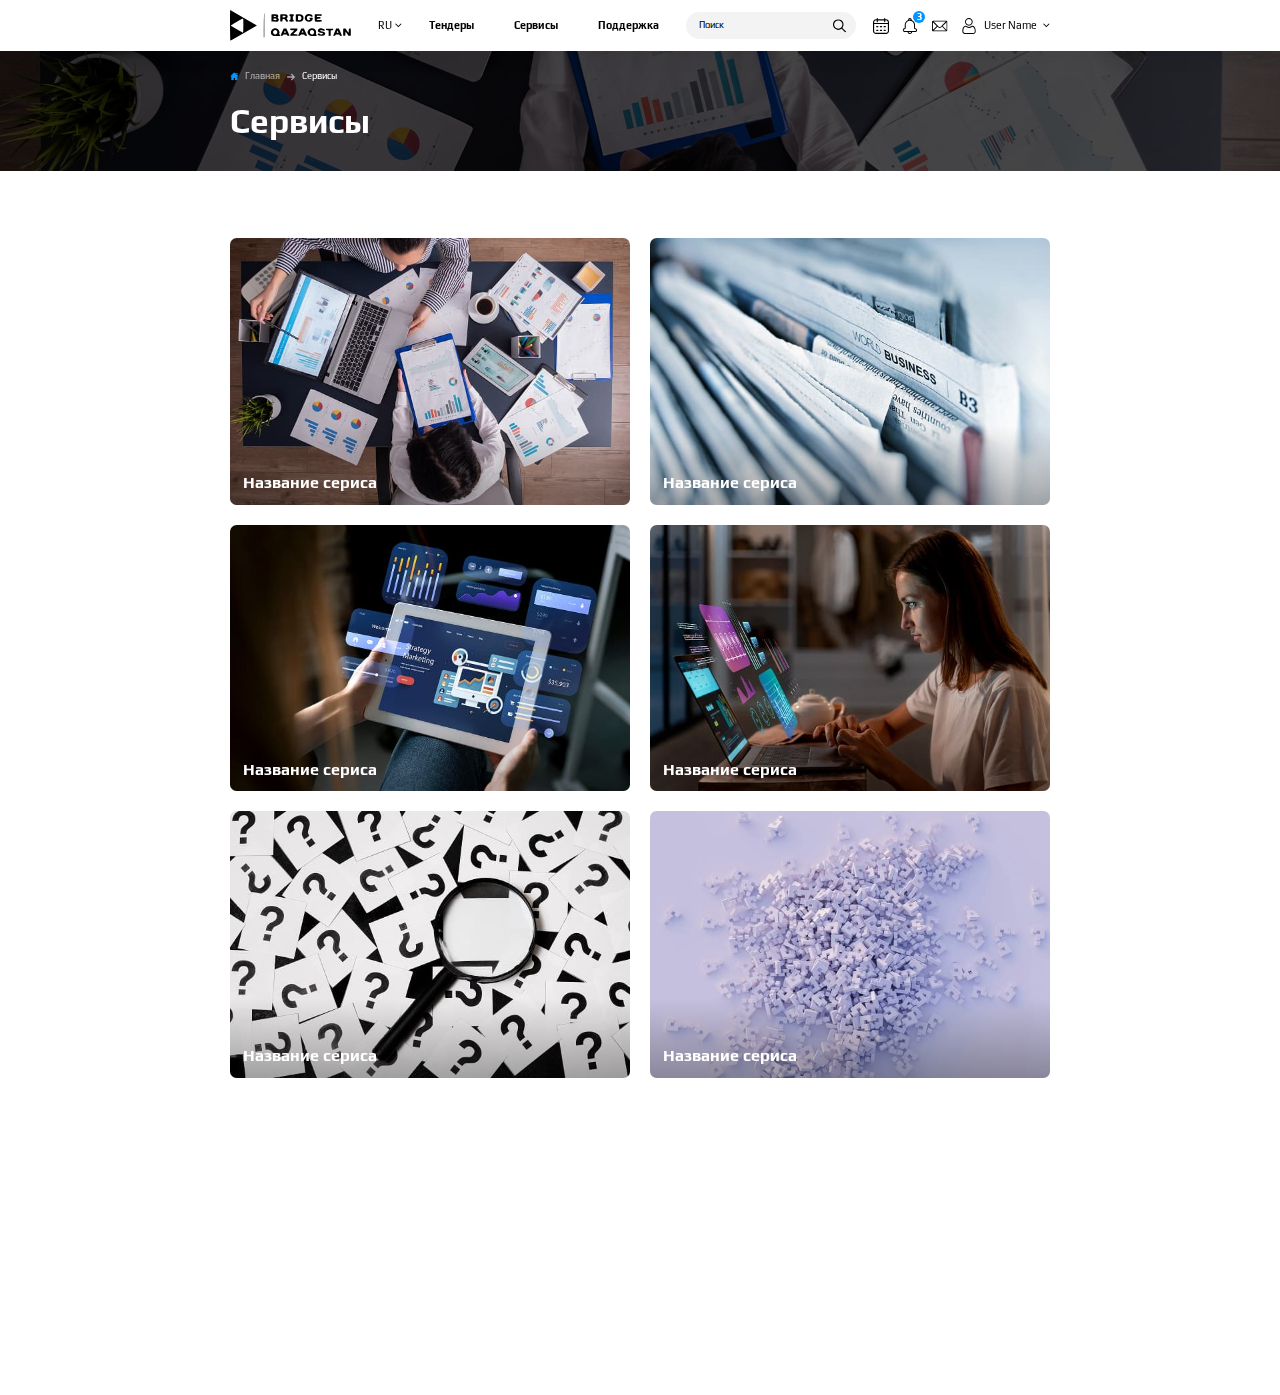
<file: services.html>
<!DOCTYPE html>
<html lang="ru">

<head>
  <meta charset="UTF-8" />
  <meta http-equiv="X-UA-Compatible" content="IE=edge" />
  <meta name="viewport" content="width=device-width, initial-scale=1.0" />
  <title>Services</title>
  <link rel="preconnect" href="https://fonts.googleapis.com" />
  <link rel="preconnect" href="https://fonts.gstatic.com" crossorigin />
  <link href="https://fonts.googleapis.com/css2?family=Play:wght@400;700&display=swap" rel="stylesheet" />
  <link href="https://unpkg.com/aos@2.3.1/dist/aos.css" rel="stylesheet">
  <link rel="stylesheet" href="css/style.min.css" />
</head>

<body>
  <div class="big-wrapper">
    <header class="header header--panel">
      <div class="container">
        <div class="header__inner">
          <a class="header__logo logo" href="#" data-aos="fade-down">
            <img src="images/logo.svg" alt="logo" />
          </a>
          <div class="header__lang lang" data-aos="fade-down">
            <div class="lang__current">
              <p class="lang__current-text">RU</p>
              <svg width="10" height="11" viewBox="0 0 10 11" fill="none" xmlns="http://www.w3.org/2000/svg">
                <path
                  d="M5.00211 6.46335L1.26098 2.72238C1.15821 2.61937 1.02081 2.5627 0.874309 2.5627C0.727723 2.5627 0.590406 2.61937 0.487479 2.72238L0.159837 3.05018C0.0567477 3.15303 -2.24982e-07 3.29051 -2.18578e-07 3.43701C-2.12174e-07 3.58351 0.0567478 3.72083 0.159837 3.82376L4.61398 8.27799C4.71724 8.38132 4.8552 8.4379 5.00187 8.4375C5.14919 8.4379 5.28699 8.3814 5.39032 8.27799L9.84016 3.8279C9.94325 3.72498 10 3.58766 10 3.44108C10 3.29457 9.94325 3.15725 9.84016 3.05425L9.51252 2.72652C9.29927 2.51327 8.95211 2.51327 8.73894 2.72652L5.00211 6.46335Z"
                  fill="black" />
              </svg>
            </div>
            <ul class="lang__list">
              <li class="lang__list-item">
                <a class="lang__list-link" href="#"> RU </a>
              </li>
              <li class="lang__list-item">
                <a class="lang__list-link" href="#"> KZ </a>
              </li>
            </ul>
          </div>
          <div class="header__wrapper">
            <nav class="header__menu menu" data-aos="fade-down">
              <ul class="menu__list menu-list">
                <li class="menu-list__item">
                  <a class="menu-list__link" href="#"> Тендеры </a>
                </li>
                <li class="menu-list__item">
                  <a class="menu-list__link" href="#"> Сервисы </a>
                </li>
                <li class="menu-list__item">
                  <a class="menu-list__link" href="#"> Поддержка </a>
                </li>
              </ul>
            </nav>
            <form class="header__search search" action="#" method="post" data-aos="fade-down">
              <input class="search__input" type="search" placeholder="Поиск" />
              <button class="search__btn" type="submit">
                <svg width="20" height="20" viewBox="0 0 20 20" fill="none" xmlns="http://www.w3.org/2000/svg">
                  <g clip-path="url(#clip0_3904_1842)">
                    <path
                      d="M19.7556 18.5785L14.0682 12.8911C15.1699 11.5303 15.8332 9.80113 15.8332 7.91783C15.8332 3.55287 12.2815 0.0012207 7.91656 0.0012207C3.55161 0.0012207 0 3.55283 0 7.91779C0 12.2827 3.55165 15.8344 7.9166 15.8344C9.7999 15.8344 11.5291 15.1711 12.8899 14.0694L18.5773 19.7569C18.7398 19.9194 18.9531 20.001 19.1665 20.001C19.3798 20.001 19.5932 19.9194 19.7557 19.7569C20.0815 19.431 20.0815 18.9044 19.7556 18.5785ZM7.9166 14.1677C4.46996 14.1677 1.66666 11.3644 1.66666 7.91779C1.66666 4.47114 4.46996 1.66785 7.9166 1.66785C11.3632 1.66785 14.1665 4.47114 14.1665 7.91779C14.1665 11.3644 11.3632 14.1677 7.9166 14.1677Z"
                      fill="black" />
                  </g>
                  <defs>
                    <clipPath id="clip0_3904_1842">
                      <rect width="20" height="20" fill="white" />
                    </clipPath>
                  </defs>
                </svg>
              </button>
            </form>
            <div class="header__futures futures" data-aos="fade-down">
              <ul class="futures__list futures-list">
                <li class="futures-list__item">
                  <a class="futures-list__link" href="#">
                    <svg width="24" height="24" viewBox="0 0 24 24" fill="none" xmlns="http://www.w3.org/2000/svg">
                      <g clip-path="url(#clip0_3904_1832)">
                        <path
                          d="M10.5895 24C8.57177 24 6.55877 24 4.59303 23.9953C3.35972 23.9953 2.20201 23.518 1.342 22.658C0.481985 21.798 0.00472534 20.645 0 19.407C0 16.293 0 13.127 0 10.0602C0 8.90254 0 7.74011 0 6.5824C0 3.86533 1.97519 1.87596 4.69699 1.85233C4.78677 1.85233 4.88128 1.85233 4.97578 1.85233C5.05611 1.85233 5.58063 1.85233 5.58063 1.85233V1.75783C5.58063 1.65859 5.58063 1.55936 5.58063 1.46486C5.58063 1.26167 5.58063 1.07265 5.58063 0.878913C5.58535 0.378027 5.9492 0 6.42646 0C6.90372 0 7.2723 0.378027 7.27702 0.878913C7.28175 1.07265 7.27702 1.26167 7.27702 1.46013C7.27702 1.54991 7.27702 1.64442 7.27702 1.73892V1.83343H16.7277C16.7277 1.83343 16.7277 1.56409 16.7277 1.47903C16.7277 1.29002 16.7277 1.10573 16.7277 0.916716C16.7324 0.382752 17.0868 0 17.5783 0H17.5877C18.0697 0.00472534 18.4241 0.387478 18.4288 0.911991C18.4288 1.09628 18.4288 1.28057 18.4288 1.48376C18.4288 1.58299 18.4288 1.88541 18.4288 1.88541H18.5233C18.6698 1.88541 18.8116 1.88069 18.9533 1.88069C19.0951 1.88069 19.2274 1.87596 19.3597 1.87596C19.5393 1.87596 19.6905 1.88069 19.8323 1.89014C20.834 1.95157 21.8122 2.39575 22.5871 3.13763C23.3621 3.8795 23.8488 4.83402 23.9575 5.83107C23.9811 6.06261 24 6.26108 24 6.45481V6.97933C24 11.0478 24.0047 15.2581 24 19.3975C24 20.4654 23.655 21.4578 23.0077 22.2705C22.3603 23.0833 21.4672 23.6409 20.4276 23.8771C20.0921 23.9527 19.7472 23.9953 19.3975 23.9953C16.4158 24 13.453 24 10.5895 24ZM1.70585 12.3426C1.70585 14.6675 1.70585 16.9923 1.70585 19.3172C1.70585 21.0419 2.95334 22.2989 4.66391 22.2989C7.12581 22.2989 9.58771 22.3036 12.0496 22.3036C14.5257 22.3036 16.9829 22.3036 19.355 22.2989C21.0656 22.2989 22.3036 21.0467 22.3036 19.3314C22.3036 16.997 22.3036 14.6675 22.3036 12.3331V9.14353H1.70112L1.70585 12.3426ZM4.87655 3.544C3.8228 3.544 2.96279 3.89841 2.39575 4.56468C1.80508 5.2593 1.56881 6.27053 1.74365 7.33845L1.75783 7.41878H22.2705L22.28 7.33373C22.4217 6.17602 22.1807 5.20732 21.5759 4.52688C21.0183 3.89368 20.1677 3.544 19.1849 3.544C18.9675 3.544 18.7407 3.56291 18.5139 3.59598L18.4336 3.61016V3.69049C18.4336 3.85588 18.4336 4.02599 18.4383 4.19138C18.443 4.60721 18.4477 5.03249 18.4241 5.44832C18.4146 5.64678 18.3343 5.87832 18.2162 6.04843C18.0839 6.23745 17.8618 6.34613 17.6019 6.34613C17.5027 6.34613 17.3987 6.32723 17.3042 6.29415C16.9592 6.17129 16.7372 5.86887 16.7324 5.5003C16.7277 5.07974 16.7277 4.66391 16.7277 4.22445C16.7277 4.04017 16.7277 3.85588 16.7277 3.66686V3.57236H7.27702V3.66686C7.27702 3.85588 7.27702 4.04489 7.27702 4.22918C7.27702 4.65918 7.28175 5.06556 7.2723 5.47667C7.26757 5.9681 6.899 6.33668 6.42174 6.33668H6.40756C5.9303 6.33196 5.5759 5.9681 5.57118 5.47194C5.56645 5.14117 5.56645 4.80567 5.57118 4.48435C5.57118 4.28588 5.57118 4.08742 5.57118 3.89368C5.57118 3.83698 5.56645 3.785 5.56172 3.73302C5.56172 3.70939 5.557 3.69049 5.557 3.66686L5.55227 3.58653L5.47194 3.57708C5.27348 3.55818 5.07029 3.544 4.87655 3.544Z"
                          fill="black" />
                        <path
                          d="M6.44016 19.3739C6.13301 19.3739 5.80697 19.3692 5.47619 19.3645C5.01783 19.355 4.64453 18.977 4.64453 18.5139C4.64453 18.0461 5.02256 17.6728 5.49982 17.6681C5.60378 17.6681 5.71718 17.6633 5.85422 17.6633C5.95345 17.6633 6.05268 17.6633 6.15191 17.6633C6.25115 17.6633 6.34565 17.6633 6.44489 17.6633H6.45434C6.54884 17.6633 6.64335 17.6633 6.73786 17.6633C6.83236 17.6633 6.92687 17.6633 7.01665 17.6633C7.14896 17.6633 7.26237 17.6633 7.36633 17.6681C7.83886 17.6775 8.20271 18.0366 8.21216 18.5044C8.22161 18.9675 7.85304 19.3503 7.38995 19.3645C7.08281 19.3739 6.76148 19.3739 6.44016 19.3739Z"
                          fill="black" />
                        <path
                          d="M18.1503 19.3739C18.0558 19.3739 17.9613 19.3739 17.8668 19.3739C17.7723 19.3739 17.6778 19.3739 17.5833 19.3739H17.5691C17.4793 19.3739 17.3895 19.3739 17.2997 19.3739C17.2005 19.3739 17.106 19.3739 17.0068 19.3739C16.8934 19.3739 16.7847 19.3739 16.6713 19.3692C16.1751 19.3597 15.7971 18.9817 15.8018 18.5092C15.8065 18.0366 16.1798 17.6728 16.6665 17.6681C16.9784 17.6633 17.2903 17.6633 17.588 17.6633C17.8999 17.6633 18.207 17.6633 18.5047 17.6681C18.9867 17.6728 19.3647 18.0461 19.3647 18.5139C19.3647 18.9817 18.9914 19.355 18.5094 19.3692C18.4055 19.3692 18.2921 19.3739 18.1503 19.3739Z"
                          fill="black" />
                        <path
                          d="M12.5738 13.798C12.4793 13.798 12.38 13.798 12.2855 13.798C12.191 13.798 12.0965 13.798 12.002 13.798H11.9925C11.898 13.798 11.8035 13.798 11.709 13.798C11.6145 13.798 11.52 13.798 11.4302 13.798C11.2979 13.798 11.1845 13.798 11.0806 13.7932C10.5938 13.7838 10.2205 13.4199 10.2158 12.9474C10.2158 12.7159 10.3009 12.5032 10.4615 12.3426C10.6222 12.1819 10.8443 12.0921 11.0853 12.0921C11.3877 12.0874 11.6901 12.0874 11.9973 12.0874C12.295 12.0874 12.6021 12.0874 12.9045 12.0921C13.4054 12.0969 13.7787 12.4654 13.774 12.9474C13.7693 13.4199 13.4007 13.7838 12.914 13.7932C12.8148 13.798 12.7061 13.798 12.5738 13.798Z"
                          fill="black" />
                        <path
                          d="M17.5738 13.798C17.2619 13.798 16.9453 13.7932 16.6381 13.7885C16.1703 13.7791 15.8065 13.4105 15.8018 12.9427C15.8018 12.4749 16.1751 12.1016 16.6523 12.0921C16.7563 12.0921 16.8697 12.0874 17.0067 12.0874C17.106 12.0874 17.2052 12.0874 17.2997 12.0874C17.3989 12.0874 17.4934 12.0874 17.5927 12.0874C17.6919 12.0874 17.7864 12.0874 17.8809 12.0874C17.9754 12.0874 18.0699 12.0874 18.1644 12.0874C18.2967 12.0874 18.4101 12.0874 18.5094 12.0921C18.9819 12.1016 19.3647 12.4843 19.3599 12.9474C19.3552 13.4105 18.9866 13.7838 18.5188 13.7885C18.207 13.798 17.8856 13.798 17.5738 13.798Z"
                          fill="black" />
                        <path
                          d="M11.4302 19.3691C11.2979 19.3691 11.1845 19.3691 11.0806 19.3644C10.5986 19.355 10.2205 18.9817 10.2158 18.5186C10.2158 18.287 10.3009 18.0744 10.4615 17.9137C10.6222 17.7531 10.8443 17.6633 11.0853 17.6633C11.3783 17.6586 11.6854 17.6586 11.9925 17.6586C12.2902 17.6586 12.5927 17.6586 12.9045 17.6633C13.4054 17.668 13.7787 18.0319 13.7787 18.5139C13.7787 18.9911 13.396 19.355 12.8951 19.3644C12.7817 19.3644 12.673 19.3644 12.5596 19.3644C12.4651 19.3644 12.3659 19.3644 12.2713 19.3644C12.1816 19.3644 12.0918 19.3644 11.9973 19.3644H11.9831C11.8886 19.3644 11.7988 19.3644 11.7043 19.3644C11.6145 19.3691 11.5247 19.3691 11.4302 19.3691Z"
                          fill="black" />
                        <path
                          d="M7.00249 13.798C6.90798 13.798 6.81348 13.798 6.7237 13.798C6.62919 13.798 6.53468 13.798 6.44017 13.798H6.43072C6.33622 13.798 6.24171 13.798 6.1472 13.798C6.04797 13.798 5.95346 13.798 5.85423 13.798C5.74082 13.798 5.62269 13.798 5.50928 13.7932C5.01312 13.7838 4.63037 13.4058 4.63982 12.9332C4.64455 12.4654 5.0273 12.0969 5.50456 12.0921C5.82588 12.0874 6.13775 12.0874 6.44017 12.0874C6.74732 12.0874 7.05447 12.0874 7.34744 12.0921C7.8247 12.0969 8.20273 12.4702 8.20273 12.938C8.20273 13.4058 7.82942 13.7791 7.34744 13.7885C7.24821 13.798 7.1348 13.798 7.00249 13.798Z"
                          fill="black" />
                      </g>
                      <defs>
                        <clipPath id="clip0_3904_1832">
                          <rect width="24.0095" height="24" fill="white" />
                        </clipPath>
                      </defs>
                    </svg>
                  </a>
                </li>
                <li class="futures-list__item">
                  <a class="futures-list__link" href="#">
                    <svg width="22" height="24" viewBox="0 0 22 24" fill="none" xmlns="http://www.w3.org/2000/svg">
                      <g clip-path="url(#clip0_3904_1827)">
                        <path
                          d="M13.4432 3.11255C14.0291 3.44536 14.6245 3.71255 15.1448 4.08755C17.3385 5.66724 18.5057 7.8188 18.5666 10.5329C18.5995 12.0235 18.5713 13.5188 18.576 15.0094C18.576 15.3891 18.637 15.4594 19.012 15.4875C20.3432 15.5954 21.3838 16.4672 21.6182 17.6625C21.9463 19.336 20.6854 20.8922 18.9791 20.9063C17.512 20.9157 16.0401 20.9063 14.5729 20.9063C14.4885 20.9063 14.4041 20.9063 14.3057 20.9063C14.1557 21.9235 13.687 22.7438 12.862 23.3438C12.2338 23.7985 11.5307 24.0047 10.7526 24C9.33695 23.9907 7.62601 22.9125 7.34945 20.9063C7.26508 20.9063 7.1807 20.9063 7.09633 20.9063C5.6432 20.9063 4.19008 20.911 2.73695 20.9063C1.1432 20.9016 -0.0567976 19.65 -0.00523514 18.061C0.0369524 16.8047 1.09164 15.6704 2.36664 15.5157C2.44633 15.5063 2.52133 15.4969 2.60101 15.4922C3.0557 15.45 3.08851 15.4125 3.08851 14.9438C3.08851 13.4438 3.0557 11.9438 3.0932 10.4438C3.18226 7.12974 4.76664 4.77192 7.75258 3.35161C7.89789 3.2813 8.11351 3.26255 8.18383 3.14536C8.25883 3.03286 8.18851 2.8313 8.18851 2.66724C8.16976 1.18599 9.37914 -0.0187014 10.8651 -0.00463887C12.3463 0.0141111 13.5276 1.2563 13.4666 2.73755C13.4666 2.87349 13.4526 3.00942 13.4432 3.11255ZM10.837 19.3547C13.5135 19.3547 16.1948 19.3547 18.8713 19.3547C18.8854 19.3547 18.9041 19.3547 18.9182 19.3547C19.5698 19.3407 20.0713 18.9 20.1135 18.3C20.1557 17.6625 19.7291 17.1469 19.0682 17.0485C18.8854 17.0204 18.6932 17.025 18.5104 16.9875C17.6245 16.8047 17.0245 16.0594 17.0198 15.1407C17.0151 13.6547 17.0151 12.1735 17.0198 10.6875C17.0245 9.86724 16.8838 9.07505 16.5885 8.3063C15.3791 5.13755 12.0135 3.52505 8.82133 4.58442C6.39789 5.39067 4.66351 7.7438 4.64008 10.2938C4.62601 11.9016 4.64008 13.5094 4.63539 15.1219C4.6307 16.0594 4.0307 16.8047 3.14008 16.9875C2.9432 17.0297 2.73695 17.0204 2.53539 17.0532C1.7057 17.1938 1.27445 18.0891 1.7057 18.7829C1.9682 19.2 2.35258 19.3594 2.82601 19.3594C5.49789 19.3547 8.16976 19.3547 10.837 19.3547ZM8.96195 20.9157C9.09789 21.8204 10.0166 22.5141 10.9635 22.4485C11.826 22.3922 12.6791 21.6375 12.6932 20.9157C11.4557 20.9157 10.2135 20.9157 8.96195 20.9157ZM11.8963 2.74692C12.0182 2.39536 11.737 1.93599 11.4698 1.74849C11.0995 1.49067 10.6166 1.4813 10.2416 1.72974C9.8807 1.9688 9.69789 2.37192 9.77758 2.74692C10.4807 2.74692 11.1838 2.74692 11.8963 2.74692Z"
                          fill="black" />
                      </g>
                      <defs>
                        <clipPath id="clip0_3904_1827">
                          <rect width="21.675" height="24" fill="white" />
                        </clipPath>
                      </defs>
                    </svg>
                    <span> 3 </span>
                  </a>
                </li>
                <li class="futures-list__item">
                  <a class="futures-list__link" href="#">
                    <svg width="25" height="17" viewBox="0 0 25 17" fill="none" xmlns="http://www.w3.org/2000/svg">
                      <g clip-path="url(#clip0_3904_1824)">
                        <path
                          d="M12.0784 17C8.79999 17 5.51783 17 2.23945 17C1.50295 17 0.887306 16.7394 0.434073 16.1464C0.124364 15.7422 -0.000274486 15.2739 -0.000274486 14.7678C-0.000274486 11.8218 -0.000274486 8.87578 -0.000274486 5.92976C-0.000274486 4.69093 -0.00405142 3.44831 -0.000274486 2.20948C0.00350245 1.30301 0.403858 0.630718 1.21212 0.211478C1.51805 0.0604007 1.84665 -3.0345e-05 2.1828 -3.0345e-05C8.78488 -3.0345e-05 15.387 -0.00380728 21.9928 -3.0345e-05C23.2506 -3.0345e-05 24.1721 0.932874 24.1759 2.19059C24.1797 6.39433 24.1797 10.6018 24.1759 14.8056C24.1759 15.8556 23.5452 16.6714 22.5367 16.932C22.3328 16.9849 22.1137 16.9924 21.8984 16.9924C18.6238 17 15.353 17 12.0784 17ZM2.45851 1.43521C2.50761 1.49186 2.53027 1.52585 2.56049 1.55229C5.21945 4.19615 7.87464 6.84756 10.5449 9.48386C10.7678 9.70292 11.051 9.89555 11.3381 10.0051C12.2068 10.3337 12.9886 10.1259 13.6383 9.48009C16.2972 6.84378 18.9486 4.19993 21.6038 1.55985C21.6378 1.52585 21.6605 1.48808 21.702 1.43898C15.285 1.43521 8.88686 1.43521 2.45851 1.43521ZM15.6363 9.47253C15.2812 9.83512 14.9715 10.1637 14.6505 10.481C13.2001 11.9124 11.1077 11.9464 9.61203 10.5603C9.29855 10.2695 9.00395 9.95976 8.69802 9.6576C8.64891 9.6085 8.59981 9.56695 8.52428 9.49519C6.51872 11.5347 4.52827 13.5667 2.57182 15.561C8.89819 15.561 15.2925 15.561 21.6114 15.561C19.6474 13.563 17.6607 11.5347 15.6363 9.47253ZM1.48029 2.45876C1.46518 2.46631 1.45385 2.47764 1.43874 2.4852C1.43874 6.4963 1.43874 10.5074 1.43874 14.5185C1.45385 14.5299 1.47273 14.5374 1.48784 14.5487C3.48206 12.5167 5.47629 10.4885 7.42519 8.49808C5.46873 6.50763 3.47451 4.4832 1.48029 2.45876ZM16.69 8.55096C18.6767 10.5263 20.6936 12.5319 22.7369 14.5601C22.7369 10.4999 22.7369 6.48875 22.7369 2.47764C22.7218 2.47009 22.7067 2.46253 22.6916 2.45498C20.6973 4.4832 18.7031 6.50763 16.69 8.55096Z"
                          fill="black" />
                      </g>
                      <defs>
                        <clipPath id="clip0_3904_1824">
                          <rect width="24.1762" height="17" fill="white" />
                        </clipPath>
                      </defs>
                    </svg>
                  </a>
                </li>
              </ul>
            </div>
          </div>
          <div class="header__users users" data-aos="fade-down">
            <a class="users__head" href="#">
              <svg xmlns="http://www.w3.org/2000/svg" x="0px" y="0px" viewBox="0 0 24 24" xml:space="preserve">
                <g>
                  <path class="st0" d="M12,24c-1.9,0-3.8,0-5.7,0c-1,0-1.9-0.2-2.7-0.8c-0.9-0.6-1.5-1.5-1.6-2.6c-0.2-2,0.1-4,0.8-5.8
                                c0.4-1.1,1.1-2.1,2.2-2.6c0.7-0.4,1.4-0.5,2.2-0.5c0.2,0,0.5,0.1,0.7,0.2C8.3,12,8.7,12.3,9,12.5c2,1.2,4,1.2,6,0
                                c0.2-0.1,0.5-0.3,0.7-0.5c0.6-0.5,1.3-0.5,2-0.3c1.4,0.3,2.4,1.1,3.1,2.4c0.7,1.2,1,2.5,1.1,3.9c0.1,0.7,0.1,1.4,0.1,2.2
                                c0,2.1-1.5,3.6-3.6,3.8c-0.3,0-0.6,0-0.9,0C15.7,24,13.8,24,12,24z M12,22.6c1.9,0,3.7,0,5.6,0c0.3,0,0.5,0,0.8,0
                                c1.2-0.1,2-1,2.2-2.1c0.1-0.9,0-1.9-0.1-2.8c-0.1-1-0.4-1.9-0.9-2.8c-0.6-1-1.4-1.7-2.6-1.8c-0.1,0-0.2,0-0.3,0.1
                                c-0.4,0.2-0.7,0.4-1,0.7c-1,0.6-2,1-3.1,1c-1.5,0.1-3-0.3-4.3-1.1c-0.3-0.2-0.6-0.4-0.9-0.6C7.2,13,7.1,13,7.1,13
                                c-0.5,0-1,0.1-1.4,0.4c-0.8,0.4-1.2,1.2-1.5,1.9c-0.6,1.5-0.8,3.2-0.7,4.8c0,1,0.5,1.7,1.4,2.1c0.5,0.2,1,0.3,1.5,0.3
                                C8.2,22.6,10.1,22.6,12,22.6z" />
                  <path class="st0"
                    d="M17.6,5.8c0,3.2-2.6,5.8-5.8,5.8c-3.2,0-5.8-2.6-5.8-5.8C6.1,2.6,8.7,0,11.9,0C15.1,0,17.6,2.6,17.6,5.8z
                                 M16.2,5.8c0-2.4-2-4.4-4.4-4.4c-2.4,0-4.4,1.9-4.4,4.4c0,2.4,1.9,4.4,4.4,4.4C14.3,10.2,16.2,8.2,16.2,5.8z" />
                </g>
              </svg>
              <span> User Name </span>
              <svg width="10" height="11" viewBox="0 0 10 11" fill="none" xmlns="http://www.w3.org/2000/svg">
                <path
                  d="M5.00211 6.46335L1.26098 2.72238C1.15821 2.61937 1.02081 2.5627 0.874309 2.5627C0.727723 2.5627 0.590406 2.61937 0.487479 2.72238L0.159837 3.05018C0.0567477 3.15303 -2.24982e-07 3.29051 -2.18578e-07 3.43701C-2.12174e-07 3.58351 0.0567478 3.72083 0.159837 3.82376L4.61398 8.27799C4.71724 8.38132 4.8552 8.4379 5.00187 8.4375C5.14919 8.4379 5.28699 8.3814 5.39032 8.27799L9.84016 3.8279C9.94325 3.72498 10 3.58766 10 3.44108C10 3.29457 9.94325 3.15725 9.84016 3.05425L9.51252 2.72652C9.29927 2.51327 8.95211 2.51327 8.73894 2.72652L5.00211 6.46335Z"
                  fill="black" />
              </svg>
            </a>
            <ul class="users__list users-list">
              <li class="users-list__item">
                <a class="users-list__link" href="#">
                  <svg xmlns="http://www.w3.org/2000/svg" x="0px" y="0px" viewBox="0 0 24 24" xml:space="preserve">
                    <g>
                      <path class="st0" d="M12,24c-1.9,0-3.8,0-5.7,0c-1,0-1.9-0.2-2.7-0.8c-0.9-0.6-1.5-1.5-1.6-2.6c-0.2-2,0.1-4,0.8-5.8
                                c0.4-1.1,1.1-2.1,2.2-2.6c0.7-0.4,1.4-0.5,2.2-0.5c0.2,0,0.5,0.1,0.7,0.2C8.3,12,8.7,12.3,9,12.5c2,1.2,4,1.2,6,0
                                c0.2-0.1,0.5-0.3,0.7-0.5c0.6-0.5,1.3-0.5,2-0.3c1.4,0.3,2.4,1.1,3.1,2.4c0.7,1.2,1,2.5,1.1,3.9c0.1,0.7,0.1,1.4,0.1,2.2
                                c0,2.1-1.5,3.6-3.6,3.8c-0.3,0-0.6,0-0.9,0C15.7,24,13.8,24,12,24z M12,22.6c1.9,0,3.7,0,5.6,0c0.3,0,0.5,0,0.8,0
                                c1.2-0.1,2-1,2.2-2.1c0.1-0.9,0-1.9-0.1-2.8c-0.1-1-0.4-1.9-0.9-2.8c-0.6-1-1.4-1.7-2.6-1.8c-0.1,0-0.2,0-0.3,0.1
                                c-0.4,0.2-0.7,0.4-1,0.7c-1,0.6-2,1-3.1,1c-1.5,0.1-3-0.3-4.3-1.1c-0.3-0.2-0.6-0.4-0.9-0.6C7.2,13,7.1,13,7.1,13
                                c-0.5,0-1,0.1-1.4,0.4c-0.8,0.4-1.2,1.2-1.5,1.9c-0.6,1.5-0.8,3.2-0.7,4.8c0,1,0.5,1.7,1.4,2.1c0.5,0.2,1,0.3,1.5,0.3
                                C8.2,22.6,10.1,22.6,12,22.6z" />
                      <path class="st0"
                        d="M17.6,5.8c0,3.2-2.6,5.8-5.8,5.8c-3.2,0-5.8-2.6-5.8-5.8C6.1,2.6,8.7,0,11.9,0C15.1,0,17.6,2.6,17.6,5.8z
                                 M16.2,5.8c0-2.4-2-4.4-4.4-4.4c-2.4,0-4.4,1.9-4.4,4.4c0,2.4,1.9,4.4,4.4,4.4C14.3,10.2,16.2,8.2,16.2,5.8z" />
                    </g>
                  </svg>
                  <span> User Name 1 </span>
                </a>
              </li>
              <li class="users-list__item">
                <a class="users-list__link" href="#">
                  <svg xmlns="http://www.w3.org/2000/svg" x="0px" y="0px" viewBox="0 0 24 24" xml:space="preserve">
                    <g>
                      <path class="st0" d="M12,24c-1.9,0-3.8,0-5.7,0c-1,0-1.9-0.2-2.7-0.8c-0.9-0.6-1.5-1.5-1.6-2.6c-0.2-2,0.1-4,0.8-5.8
                                    c0.4-1.1,1.1-2.1,2.2-2.6c0.7-0.4,1.4-0.5,2.2-0.5c0.2,0,0.5,0.1,0.7,0.2C8.3,12,8.7,12.3,9,12.5c2,1.2,4,1.2,6,0
                                    c0.2-0.1,0.5-0.3,0.7-0.5c0.6-0.5,1.3-0.5,2-0.3c1.4,0.3,2.4,1.1,3.1,2.4c0.7,1.2,1,2.5,1.1,3.9c0.1,0.7,0.1,1.4,0.1,2.2
                                    c0,2.1-1.5,3.6-3.6,3.8c-0.3,0-0.6,0-0.9,0C15.7,24,13.8,24,12,24z M12,22.6c1.9,0,3.7,0,5.6,0c0.3,0,0.5,0,0.8,0
                                    c1.2-0.1,2-1,2.2-2.1c0.1-0.9,0-1.9-0.1-2.8c-0.1-1-0.4-1.9-0.9-2.8c-0.6-1-1.4-1.7-2.6-1.8c-0.1,0-0.2,0-0.3,0.1
                                    c-0.4,0.2-0.7,0.4-1,0.7c-1,0.6-2,1-3.1,1c-1.5,0.1-3-0.3-4.3-1.1c-0.3-0.2-0.6-0.4-0.9-0.6C7.2,13,7.1,13,7.1,13
                                    c-0.5,0-1,0.1-1.4,0.4c-0.8,0.4-1.2,1.2-1.5,1.9c-0.6,1.5-0.8,3.2-0.7,4.8c0,1,0.5,1.7,1.4,2.1c0.5,0.2,1,0.3,1.5,0.3
                                    C8.2,22.6,10.1,22.6,12,22.6z" />
                      <path class="st0"
                        d="M17.6,5.8c0,3.2-2.6,5.8-5.8,5.8c-3.2,0-5.8-2.6-5.8-5.8C6.1,2.6,8.7,0,11.9,0C15.1,0,17.6,2.6,17.6,5.8z
                                     M16.2,5.8c0-2.4-2-4.4-4.4-4.4c-2.4,0-4.4,1.9-4.4,4.4c0,2.4,1.9,4.4,4.4,4.4C14.3,10.2,16.2,8.2,16.2,5.8z" />
                    </g>
                  </svg>
                  <span> User Name 2 </span>
                </a>
              </li>
            </ul>
          </div>
          <div class="header__burger burger" data-aos="fade-down">
            <span></span>
            <span></span>
            <span></span>
          </div>
        </div>
      </div>
    </header>
    <div class="wrapper">
      <main class="main">
        <section class="main__head head">
          <picture class="head__img">
            <img src="images/head-bg-4.jpg" alt="img" />
          </picture>
          <div class="container">
            <div class="head__inner">
              <div class="head__wrapper">
                <div class="head__breadcrumbs breadcrumbs" data-aos="fade-right">
                  <ul class="breadcrumbs__list breadcrumbs-list">
                    <li class="breadcrumbs-list__item">
                      <a class="breadcrumbs-list__link" href="#">
                        <svg width="13" height="14" viewBox="0 0 13 14" fill="none" xmlns="http://www.w3.org/2000/svg">
                          <g clip-path="url(#clip0_3892_28565)">
                            <path
                              d="M12.7817 6.31L6.949 0.995292C6.69298 0.761978 6.30692 0.762003 6.05101 0.995266L0.218309 6.31002C0.0132296 6.4969 -0.0545125 6.78482 0.0456788 7.04353C0.145895 7.30223 0.389899 7.46938 0.667342 7.46938H1.59892V12.7943C1.59892 13.0054 1.77011 13.1766 1.98123 13.1766H5.17826C5.38938 13.1766 5.56056 13.0055 5.56056 12.7943V9.56118H7.43952V12.7943C7.43952 13.0055 7.6107 13.1766 7.82182 13.1766H11.0187C11.2298 13.1766 11.401 13.0055 11.401 12.7943V7.46938H12.3328C12.6102 7.46938 12.8542 7.30221 12.9544 7.04353C13.0545 6.7848 12.9867 6.4969 12.7817 6.31Z"
                              fill="#0095FF" />
                            <path
                              d="M11.3009 1.58594H8.7334L11.6832 4.2681V1.96822C11.6832 1.7571 11.512 1.58594 11.3009 1.58594Z"
                              fill="#0095FF" />
                          </g>
                          <defs>
                            <clipPath id="clip0_3892_28565">
                              <rect width="13" height="13" fill="white" transform="translate(0 0.5)" />
                            </clipPath>
                          </defs>
                        </svg>
                        <span> Главная </span>
                      </a>
                    </li>
                    <li class="breadcrumbs-list__item">
                      <svg width="12" height="12" viewBox="0 0 12 12" fill="none" xmlns="http://www.w3.org/2000/svg">
                        <g opacity="0.6">
                          <path
                            d="M11.8082 6.46625L7.47457 10.8C7.35086 10.9237 7.18599 10.9916 7.01019 10.9916C6.83419 10.9916 6.66941 10.9236 6.5457 10.8L6.15224 10.4064C6.02863 10.2829 5.96054 10.1179 5.96054 9.94202C5.96054 9.76622 6.02863 9.59569 6.15224 9.47217L8.68041 6.93844H0.648287C0.286144 6.93844 0 6.65493 0 6.29269V5.7363C0 5.37406 0.286144 5.06197 0.648287 5.06197H8.7091L6.15234 2.51409C6.02873 2.39038 5.96063 2.22989 5.96063 2.05399C5.96063 1.87829 6.02873 1.71546 6.15234 1.59185L6.5458 1.19956C6.6695 1.07585 6.83428 1.00844 7.01028 1.00844C7.18609 1.00844 7.35096 1.07673 7.47467 1.20044L11.8083 5.53406C11.9323 5.65816 12.0005 5.82381 12 5.99991C12.0004 6.17659 11.9323 6.34235 11.8082 6.46625Z"
                            fill="white" />
                        </g>
                      </svg>
                      <span> Сервисы </span>
                    </li>
                  </ul>
                </div>
                <h1 class="head__title title" data-aos="fade-right">Сервисы</h1>
              </div>
            </div>
          </div>
        </section>
        <section class="main__services services">
          <div class="container">
            <div class="services__inner">
              <a class="services__item services-item" href="#" data-aos="zoom-in">
                <picture class="services-item__img">
                  <img src="images/services-img-1.jpg" alt="img" />
                </picture>
                <div class="services-item__inner">
                  <h5 class="services-item__title subtitle">Название сериса</h5>
                  <div class="services-item__wrapper">
                    <p class="services-item__text">
                      Значимость этих проблем настолько очевидна, что
                      консультация с широким активом требуют определения и
                      уточнения системы обучения кадров, соответствует насущным
                      потребностям. Не следует, однако забывать, что укрепление
                      и развитие структуры
                    </p>
                    <div class="services-item__more">
                      <span> Заказать услугу </span>
                      <svg width="10" height="10" viewBox="0 0 10 10" fill="none" xmlns="http://www.w3.org/2000/svg">
                        <g clip-path="url(#clip0_3901_40877)">
                          <path
                            d="M5.96335 4.99789L2.22238 8.73902C2.11937 8.84179 2.0627 8.97919 2.0627 9.12569C2.0627 9.27228 2.11937 9.40959 2.22238 9.51252L2.55018 9.84016C2.65303 9.94325 2.79051 10 2.93701 10C3.08351 10 3.22083 9.94325 3.32376 9.84016L7.77799 5.38602C7.88132 5.28276 7.9379 5.1448 7.9375 4.99813C7.9379 4.85081 7.8814 4.71301 7.77799 4.60967L3.3279 0.159838C3.22498 0.056749 3.08766 7.96515e-07 2.94108 8.0933e-07C2.79457 8.22138e-07 2.65725 0.0567491 2.55425 0.159839L2.22652 0.487481C2.01327 0.700733 2.01327 1.04789 2.22652 1.26106L5.96335 4.99789Z"
                            fill="#0095FF" />
                        </g>
                        <defs>
                          <clipPath id="clip0_3901_40877">
                            <rect width="10" height="10" fill="white" transform="translate(10 10) rotate(180)" />
                          </clipPath>
                        </defs>
                      </svg>
                    </div>
                  </div>
                </div>
              </a>
              <a class="services__item services-item" href="#" data-aos="zoom-in">
                <picture class="services-item__img">
                  <img src="images/services-img-2.jpg" alt="img" />
                </picture>
                <div class="services-item__inner">
                  <h5 class="services-item__title subtitle">Название сериса</h5>
                  <div class="services-item__wrapper">
                    <p class="services-item__text">
                      Значимость этих проблем настолько очевидна, что
                      консультация с широким активом требуют определения и
                      уточнения системы обучения кадров, соответствует насущным
                      потребностям. Не следует, однако забывать, что укрепление
                      и развитие структуры
                    </p>
                    <div class="services-item__more">
                      <span> Заказать услугу </span>
                      <svg width="10" height="10" viewBox="0 0 10 10" fill="none" xmlns="http://www.w3.org/2000/svg">
                        <g clip-path="url(#clip0_3901_40877)">
                          <path
                            d="M5.96335 4.99789L2.22238 8.73902C2.11937 8.84179 2.0627 8.97919 2.0627 9.12569C2.0627 9.27228 2.11937 9.40959 2.22238 9.51252L2.55018 9.84016C2.65303 9.94325 2.79051 10 2.93701 10C3.08351 10 3.22083 9.94325 3.32376 9.84016L7.77799 5.38602C7.88132 5.28276 7.9379 5.1448 7.9375 4.99813C7.9379 4.85081 7.8814 4.71301 7.77799 4.60967L3.3279 0.159838C3.22498 0.056749 3.08766 7.96515e-07 2.94108 8.0933e-07C2.79457 8.22138e-07 2.65725 0.0567491 2.55425 0.159839L2.22652 0.487481C2.01327 0.700733 2.01327 1.04789 2.22652 1.26106L5.96335 4.99789Z"
                            fill="#0095FF" />
                        </g>
                        <defs>
                          <clipPath id="clip0_3901_40877">
                            <rect width="10" height="10" fill="white" transform="translate(10 10) rotate(180)" />
                          </clipPath>
                        </defs>
                      </svg>
                    </div>
                  </div>
                </div>
              </a>
              <a class="services__item services-item" href="#" data-aos="zoom-in">
                <picture class="services-item__img">
                  <img src="images/services-img-3.jpg" alt="img" />
                </picture>
                <div class="services-item__inner">
                  <h5 class="services-item__title subtitle">Название сериса</h5>
                  <div class="services-item__wrapper">
                    <p class="services-item__text">
                      Значимость этих проблем настолько очевидна, что
                      консультация с широким активом требуют определения и
                      уточнения системы обучения кадров, соответствует насущным
                      потребностям. Не следует, однако забывать, что укрепление
                      и развитие структуры
                    </p>
                    <div class="services-item__more">
                      <span> Заказать услугу </span>
                      <svg width="10" height="10" viewBox="0 0 10 10" fill="none" xmlns="http://www.w3.org/2000/svg">
                        <g clip-path="url(#clip0_3901_40877)">
                          <path
                            d="M5.96335 4.99789L2.22238 8.73902C2.11937 8.84179 2.0627 8.97919 2.0627 9.12569C2.0627 9.27228 2.11937 9.40959 2.22238 9.51252L2.55018 9.84016C2.65303 9.94325 2.79051 10 2.93701 10C3.08351 10 3.22083 9.94325 3.32376 9.84016L7.77799 5.38602C7.88132 5.28276 7.9379 5.1448 7.9375 4.99813C7.9379 4.85081 7.8814 4.71301 7.77799 4.60967L3.3279 0.159838C3.22498 0.056749 3.08766 7.96515e-07 2.94108 8.0933e-07C2.79457 8.22138e-07 2.65725 0.0567491 2.55425 0.159839L2.22652 0.487481C2.01327 0.700733 2.01327 1.04789 2.22652 1.26106L5.96335 4.99789Z"
                            fill="#0095FF" />
                        </g>
                        <defs>
                          <clipPath id="clip0_3901_40877">
                            <rect width="10" height="10" fill="white" transform="translate(10 10) rotate(180)" />
                          </clipPath>
                        </defs>
                      </svg>
                    </div>
                  </div>
                </div>
              </a>
              <a class="services__item services-item" href="#" data-aos="zoom-in">
                <picture class="services-item__img">
                  <img src="images/services-img-4.jpg" alt="img" />
                </picture>
                <div class="services-item__inner">
                  <h5 class="services-item__title subtitle">Название сериса</h5>
                  <div class="services-item__wrapper">
                    <p class="services-item__text">
                      Значимость этих проблем настолько очевидна, что
                      консультация с широким активом требуют определения и
                      уточнения системы обучения кадров, соответствует насущным
                      потребностям. Не следует, однако забывать, что укрепление
                      и развитие структуры
                    </p>
                    <div class="services-item__more">
                      <span> Заказать услугу </span>
                      <svg width="10" height="10" viewBox="0 0 10 10" fill="none" xmlns="http://www.w3.org/2000/svg">
                        <g clip-path="url(#clip0_3901_40877)">
                          <path
                            d="M5.96335 4.99789L2.22238 8.73902C2.11937 8.84179 2.0627 8.97919 2.0627 9.12569C2.0627 9.27228 2.11937 9.40959 2.22238 9.51252L2.55018 9.84016C2.65303 9.94325 2.79051 10 2.93701 10C3.08351 10 3.22083 9.94325 3.32376 9.84016L7.77799 5.38602C7.88132 5.28276 7.9379 5.1448 7.9375 4.99813C7.9379 4.85081 7.8814 4.71301 7.77799 4.60967L3.3279 0.159838C3.22498 0.056749 3.08766 7.96515e-07 2.94108 8.0933e-07C2.79457 8.22138e-07 2.65725 0.0567491 2.55425 0.159839L2.22652 0.487481C2.01327 0.700733 2.01327 1.04789 2.22652 1.26106L5.96335 4.99789Z"
                            fill="#0095FF" />
                        </g>
                        <defs>
                          <clipPath id="clip0_3901_40877">
                            <rect width="10" height="10" fill="white" transform="translate(10 10) rotate(180)" />
                          </clipPath>
                        </defs>
                      </svg>
                    </div>
                  </div>
                </div>
              </a>
              <a class="services__item services-item" href="#" data-aos="zoom-in">
                <picture class="services-item__img">
                  <img src="images/services-img-5.jpg" alt="img" />
                </picture>
                <div class="services-item__inner">
                  <h5 class="services-item__title subtitle">Название сериса</h5>
                  <div class="services-item__wrapper">
                    <p class="services-item__text">
                      Значимость этих проблем настолько очевидна, что
                      консультация с широким активом требуют определения и
                      уточнения системы обучения кадров, соответствует насущным
                      потребностям. Не следует, однако забывать, что укрепление
                      и развитие структуры
                    </p>
                    <div class="services-item__more">
                      <span> Заказать услугу </span>
                      <svg width="10" height="10" viewBox="0 0 10 10" fill="none" xmlns="http://www.w3.org/2000/svg">
                        <g clip-path="url(#clip0_3901_40877)">
                          <path
                            d="M5.96335 4.99789L2.22238 8.73902C2.11937 8.84179 2.0627 8.97919 2.0627 9.12569C2.0627 9.27228 2.11937 9.40959 2.22238 9.51252L2.55018 9.84016C2.65303 9.94325 2.79051 10 2.93701 10C3.08351 10 3.22083 9.94325 3.32376 9.84016L7.77799 5.38602C7.88132 5.28276 7.9379 5.1448 7.9375 4.99813C7.9379 4.85081 7.8814 4.71301 7.77799 4.60967L3.3279 0.159838C3.22498 0.056749 3.08766 7.96515e-07 2.94108 8.0933e-07C2.79457 8.22138e-07 2.65725 0.0567491 2.55425 0.159839L2.22652 0.487481C2.01327 0.700733 2.01327 1.04789 2.22652 1.26106L5.96335 4.99789Z"
                            fill="#0095FF" />
                        </g>
                        <defs>
                          <clipPath id="clip0_3901_40877">
                            <rect width="10" height="10" fill="white" transform="translate(10 10) rotate(180)" />
                          </clipPath>
                        </defs>
                      </svg>
                    </div>
                  </div>
                </div>
              </a>
              <a class="services__item services-item" href="#" data-aos="zoom-in">
                <picture class="services-item__img">
                  <img src="images/services-img-6.jpg" alt="img" />
                </picture>
                <div class="services-item__inner">
                  <h5 class="services-item__title subtitle">Название сериса</h5>
                  <div class="services-item__wrapper">
                    <p class="services-item__text">
                      Значимость этих проблем настолько очевидна, что
                      консультация с широким активом требуют определения и
                      уточнения системы обучения кадров, соответствует насущным
                      потребностям. Не следует, однако забывать, что укрепление
                      и развитие структуры
                    </p>
                    <div class="services-item__more">
                      <span> Заказать услугу </span>
                      <svg width="10" height="10" viewBox="0 0 10 10" fill="none" xmlns="http://www.w3.org/2000/svg">
                        <g clip-path="url(#clip0_3901_40877)">
                          <path
                            d="M5.96335 4.99789L2.22238 8.73902C2.11937 8.84179 2.0627 8.97919 2.0627 9.12569C2.0627 9.27228 2.11937 9.40959 2.22238 9.51252L2.55018 9.84016C2.65303 9.94325 2.79051 10 2.93701 10C3.08351 10 3.22083 9.94325 3.32376 9.84016L7.77799 5.38602C7.88132 5.28276 7.9379 5.1448 7.9375 4.99813C7.9379 4.85081 7.8814 4.71301 7.77799 4.60967L3.3279 0.159838C3.22498 0.056749 3.08766 7.96515e-07 2.94108 8.0933e-07C2.79457 8.22138e-07 2.65725 0.0567491 2.55425 0.159839L2.22652 0.487481C2.01327 0.700733 2.01327 1.04789 2.22652 1.26106L5.96335 4.99789Z"
                            fill="#0095FF" />
                        </g>
                        <defs>
                          <clipPath id="clip0_3901_40877">
                            <rect width="10" height="10" fill="white" transform="translate(10 10) rotate(180)" />
                          </clipPath>
                        </defs>
                      </svg>
                    </div>
                  </div>
                </div>
              </a>
            </div>
            <div class="services__pagination pagination" data-aos="fade-up">
              <a class="pagination__arrow" href="#">
                <svg width="22" height="22" viewBox="0 0 22 22" fill="none" xmlns="http://www.w3.org/2000/svg">
                  <g clip-path="url(#clip0_3901_40789)">
                    <path
                      d="M0.287112 11.5727C0.287198 11.5727 0.287283 11.5728 0.287369 11.5729L0.287409 11.573L0.288195 11.5736L0.288111 11.5737C0.288266 11.5738 0.288416 11.574 0.288563 11.5742L4.7785 16.0424C5.09533 16.3577 5.60779 16.3566 5.92316 16.0397C6.2385 15.7229 6.23728 15.2104 5.92045 14.8951L2.9056 11.8948L2.81974 11.8094L2.94086 11.8094L21.1406 11.8094C21.5876 11.8094 21.95 11.447 21.95 11C21.95 10.553 21.5876 10.1906 21.1406 10.1906L2.94091 10.1906L2.81978 10.1906L2.90564 10.1052L5.92041 7.10494C6.23724 6.78961 6.23846 6.27716 5.92312 5.96032C5.60775 5.64342 5.09525 5.64232 4.77846 5.95758L0.28891 10.4255L0.287112 11.5727ZM0.287112 11.5727C-0.0286346 11.2573 -0.0295462 10.7434 0.287331 10.4271L0.252011 10.3917L0.287112 11.5727Z"
                      fill="black" stroke="black" stroke-width="0.1" />
                  </g>
                  <defs>
                    <clipPath id="clip0_3901_40789">
                      <rect width="22" height="22" fill="white" transform="translate(22 22) rotate(-180)" />
                    </clipPath>
                  </defs>
                </svg>
              </a>
              <ul class="pagination__list pagination-list">
                <li class="pagination-list__item">
                  <a class="pagination-list__link" href="#"> 1 </a>
                </li>
                <li class="pagination-list__item pagination-list__item--active">
                  <a class="pagination-list__link" href="#"> 2 </a>
                </li>
                <li class="pagination-list__item">
                  <a class="pagination-list__link" href="#"> 3 </a>
                </li>
                <li class="pagination-list__item">
                  <span> ... </span>
                </li>
                <li class="pagination-list__item">
                  <a class="pagination-list__link" href="#"> 18 </a>
                </li>
                <li class="pagination-list__item">
                  <a class="pagination-list__link" href="#"> 19 </a>
                </li>
              </ul>
              <a class="pagination__arrow" href="#">
                <svg width="22" height="22" viewBox="0 0 22 22" fill="none" xmlns="http://www.w3.org/2000/svg">
                  <g clip-path="url(#clip0_3885_25334)">
                    <path
                      d="M21.7129 10.4273C21.7128 10.4273 21.7127 10.4272 21.7126 10.4271L21.7126 10.427L21.7118 10.4264L21.7119 10.4263C21.7117 10.4262 21.7116 10.426 21.7114 10.4258L17.2215 5.95756C16.9047 5.64227 16.3922 5.64344 16.0768 5.96032C15.7615 6.27714 15.7627 6.7896 16.0795 7.10493L19.0944 10.1052L19.1803 10.1906H19.0591L0.859375 10.1906C0.412356 10.1906 0.05 10.553 0.05 11C0.05 11.447 0.412356 11.8094 0.859375 11.8094L19.0591 11.8094H19.1802L19.0944 11.8948L16.0796 14.8951C15.7628 15.2104 15.7615 15.7228 16.0769 16.0397C16.3923 16.3566 16.9047 16.3577 17.2215 16.0424L21.7111 11.5745L21.7129 10.4273ZM21.7129 10.4273C22.0286 10.7427 22.0295 11.2566 21.7127 11.5729L21.748 11.6083L21.7129 10.4273Z"
                      fill="black" stroke="black" stroke-width="0.1" />
                  </g>
                  <defs>
                    <clipPath id="clip0_3885_25334">
                      <rect width="22" height="22" fill="white" />
                    </clipPath>
                  </defs>
                </svg>
              </a>
            </div>
          </div>
        </section>
      </main>
      <footer class="footer" data-aos="fade">
        <div class="container">
          <div class="footer__inner">
            <div class="footer__wrapper">
              <a class="footer__logo logo" href="#">
                <img src="images/logo.svg" alt="logo" />
              </a>
              <div class="footer__socials socials">
                <ul class="socials__list socials-list">
                  <li class="socials-list__item">
                    <a class="socials-list__link" href="#">
                      <svg width="20" height="20" viewBox="0 0 20 20" fill="none" xmlns="http://www.w3.org/2000/svg">
                        <g clip-path="url(#clip0_3885_25436)">
                          <path
                            d="M10.0025 0H9.9975C4.48375 0 0 4.485 0 10C0 12.1875 0.705 14.215 1.90375 15.8612L0.6575 19.5763L4.50125 18.3475C6.0825 19.395 7.96875 20 10.0025 20C15.5162 20 20 15.5138 20 10C20 4.48625 15.5162 0 10.0025 0ZM15.8212 14.1213C15.58 14.8025 14.6225 15.3675 13.8587 15.5325C13.3363 15.6437 12.6537 15.7325 10.3562 14.78C7.4175 13.5625 5.525 10.5763 5.3775 10.3825C5.23625 10.1887 4.19 8.80125 4.19 7.36625C4.19 5.93125 4.91875 5.2325 5.2125 4.9325C5.45375 4.68625 5.8525 4.57375 6.235 4.57375C6.35875 4.57375 6.47 4.58 6.57 4.585C6.86375 4.5975 7.01125 4.615 7.205 5.07875C7.44625 5.66 8.03375 7.095 8.10375 7.2425C8.175 7.39 8.24625 7.59 8.14625 7.78375C8.0525 7.98375 7.97 8.0725 7.8225 8.2425C7.675 8.4125 7.535 8.5425 7.3875 8.725C7.2525 8.88375 7.1 9.05375 7.27 9.3475C7.44 9.635 8.0275 10.5937 8.8925 11.3637C10.0087 12.3575 10.9137 12.675 11.2375 12.81C11.4787 12.91 11.7662 12.8863 11.9425 12.6988C12.1663 12.4575 12.4425 12.0575 12.7238 11.6638C12.9237 11.3813 13.1763 11.3462 13.4412 11.4462C13.7113 11.54 15.14 12.2462 15.4338 12.3925C15.7275 12.54 15.9212 12.61 15.9925 12.7338C16.0625 12.8575 16.0625 13.4388 15.8212 14.1213Z"
                            fill="black" />
                        </g>
                        <defs>
                          <clipPath id="clip0_3885_25436">
                            <rect width="20" height="20" fill="white" />
                          </clipPath>
                        </defs>
                      </svg>
                    </a>
                  </li>
                  <li class="socials-list__item">
                    <a class="socials-list__link" href="#">
                      <svg width="21" height="19" viewBox="0 0 21 19" fill="none" xmlns="http://www.w3.org/2000/svg">
                        <g clip-path="url(#clip0_3885_25429)">
                          <path
                            d="M1.97545 14.2496C2.33208 13.5075 2.66411 12.8204 2.99614 12.1291C2.7174 11.9001 2.43046 11.688 2.16401 11.4463C1.05314 10.4369 0.307092 9.20277 0.0693404 7.67174C-0.127419 6.39942 0.085737 5.19072 0.676016 4.06683C1.61472 2.26438 3.11092 1.14049 4.95554 0.504331C7.00922 -0.199687 9.067 -0.169999 11.0961 0.614599C12.8915 1.31013 14.318 2.47643 15.1747 4.29161C15.351 4.66906 15.4699 5.07621 15.6339 5.51728C15.4125 5.50031 15.2444 5.48335 15.0805 5.47487C12.5513 5.33067 10.2844 6.01348 8.43983 7.85835C7.07481 9.21973 6.41484 10.895 6.6075 12.884C6.628 13.0791 6.66899 13.27 6.70588 13.5117C6.36975 13.4438 6.05821 13.3845 5.75078 13.3124C5.56631 13.27 5.37365 13.2275 5.20149 13.147C4.92275 13.0197 4.6809 13.0452 4.40625 13.1767C3.6807 13.5202 2.94285 13.834 2.2091 14.1563C2.15171 14.1818 2.09433 14.203 1.97545 14.2496ZM5.25068 5.09741C5.78357 5.09741 6.22628 4.63513 6.23038 4.0838C6.23038 3.53246 5.79177 3.07018 5.25478 3.06594C4.71369 3.0617 4.26278 3.53246 4.26688 4.09228C4.27098 4.64362 4.71779 5.10165 5.25068 5.09741ZM10.4894 3.06594C9.95652 3.07018 9.51381 3.52821 9.51381 4.07955C9.51381 4.63089 9.95652 5.09317 10.4894 5.09317C11.0305 5.09741 11.4814 4.62665 11.4773 4.06683C11.4732 3.51973 11.0223 3.06594 10.4894 3.06594Z"
                            fill="black" />
                          <path
                            d="M18.4582 16.4817C18.8599 17.3129 19.2535 18.1272 19.6716 18.9924C19.5568 18.9458 19.4912 18.9245 19.4256 18.8949C18.4172 18.4495 17.4047 18.0042 16.4004 17.5504C16.216 17.4656 16.0438 17.4487 15.8512 17.4868C14.109 17.8473 12.4407 17.5971 10.8625 16.7658C9.68601 16.1424 8.75551 15.2518 8.23081 13.971C7.67743 12.6223 7.75531 11.2906 8.44397 10.0183C9.23101 8.56785 10.4731 7.68995 11.9692 7.19374C13.818 6.58303 15.6585 6.64664 17.458 7.41004C18.7083 7.94017 19.7495 8.76294 20.4135 10.0056C21.1555 11.4009 21.2047 12.8259 20.4914 14.2594C20.0815 15.0821 19.4871 15.731 18.7575 16.2569C18.6632 16.3333 18.5689 16.4011 18.4582 16.4817ZM13.4449 10.875C13.449 10.3237 13.0104 9.85713 12.4775 9.84865C11.9447 9.84017 11.4937 10.2897 11.4814 10.8453C11.4692 11.4051 11.916 11.8801 12.457 11.8801C12.994 11.8844 13.4408 11.4306 13.4449 10.875ZM16.3881 11.8801C16.921 11.8844 17.3719 11.4306 17.3801 10.8792C17.3883 10.3279 16.9538 9.86138 16.4168 9.84865C15.8757 9.83593 15.4207 10.2982 15.4166 10.8623C15.4166 11.4136 15.8553 11.8759 16.3881 11.8801Z"
                            fill="black" />
                        </g>
                        <defs>
                          <clipPath id="clip0_3885_25429">
                            <rect width="21" height="19" fill="white" />
                          </clipPath>
                        </defs>
                      </svg>
                    </a>
                  </li>
                  <li class="socials-list__item">
                    <a class="socials-list__link" href="#">
                      <svg width="20" height="20" viewBox="0 0 20 20" fill="none" xmlns="http://www.w3.org/2000/svg">
                        <g clip-path="url(#clip0_3885_25433)">
                          <path
                            d="M7.84765 12.6486L7.51682 17.3019C7.99015 17.3019 8.19515 17.0986 8.44098 16.8544L10.6601 14.7336L15.2585 18.1011C16.1018 18.5711 16.696 18.3236 16.9235 17.3252L19.9418 3.1819L19.9426 3.18107C20.2101 1.9344 19.4918 1.4469 18.6701 1.75273L0.928482 8.54523C-0.282352 9.01523 -0.264018 9.69023 0.722648 9.99607L5.25848 11.4069L15.7943 4.8144C16.2901 4.48607 16.741 4.66773 16.3701 4.99607L7.84765 12.6486Z"
                            fill="black" />
                        </g>
                        <defs>
                          <clipPath id="clip0_3885_25433">
                            <rect width="20" height="20" fill="white" />
                          </clipPath>
                        </defs>
                      </svg>
                    </a>
                  </li>
                </ul>
              </div>
            </div>
            <nav class="footer__navigation navigation">
              <ul class="navigation__list navigation-list">
                <li class="navigation-list__item">
                  <a class="navigation-list__link" href="#"> FAQ </a>
                </li>
                <li class="navigation-list__item">
                  <a class="navigation-list__link" href="#"> О компании </a>
                </li>
                <li class="navigation-list__item">
                  <a class="navigation-list__link" href="#"> Обратная связь </a>
                </li>
                <li class="navigation-list__item">
                  <a class="navigation-list__link" href="#"> Миссия </a>
                </li>
                <li class="navigation-list__item">
                  <a class="navigation-list__link" href="#"> Инструкции </a>
                </li>
                <li class="navigation-list__item">
                  <a class="navigation-list__link" href="#">
                    Доверие клиентов
                  </a>
                </li>
              </ul>
            </nav>
            <div class="footer__contacts contacts">
              <ul class="contacts__list contacts-list">
                <li class="contacts-list__item">
                  <a class="contacts-list__link" href="tel:+377674113141">
                    <svg width="12" height="12" viewBox="0 0 12 12" fill="none" xmlns="http://www.w3.org/2000/svg">
                      <g clip-path="url(#clip0_3885_25405)">
                        <path
                          d="M11.0371 7.87663C10.3024 7.87663 9.58106 7.76172 8.89747 7.53581C8.5625 7.42156 8.15072 7.52638 7.94628 7.73634L6.597 8.75491C5.03222 7.91963 4.06834 6.95606 3.24447 5.40303L4.23306 4.08891C4.48991 3.83241 4.58203 3.45772 4.47166 3.10616C4.24478 2.41897 4.12953 1.69794 4.12953 0.962937C4.12956 0.431969 3.69759 0 3.16666 0H0.962906C0.431969 0 0 0.431969 0 0.962906C0 7.04884 4.95119 12 11.0371 12C11.5681 12 12 11.568 12 11.0371V8.8395C12 8.30859 11.568 7.87663 11.0371 7.87663Z"
                          fill="#0095FF" />
                      </g>
                      <defs>
                        <clipPath id="clip0_3885_25405">
                          <rect width="12" height="12" fill="white" />
                        </clipPath>
                      </defs>
                    </svg>
                    <span> +377 67 411-31-41 </span>
                  </a>
                </li>
                <li class="contacts-list__item">
                  <a class="contacts-list__link" href="mailto:example@gmail.com">
                    <svg width="12" height="12" viewBox="0 0 12 12" fill="none" xmlns="http://www.w3.org/2000/svg">
                      <g clip-path="url(#clip0_3885_25411)">
                        <path d="M7.95508 6.06394L12.0006 8.62144V3.39844L7.95508 6.06394Z" fill="#0095FF" />
                        <path d="M0 3.39844V8.62144L4.0455 6.06394L0 3.39844Z" fill="#0095FF" />
                        <path
                          d="M11.2509 1.875H0.750937C0.376687 1.875 0.0796875 2.154 0.0234375 2.51325L6.00094 6.4515L11.9784 2.51325C11.9222 2.154 11.6252 1.875 11.2509 1.875Z"
                          fill="#0095FF" />
                        <path
                          d="M7.26694 6.51637L6.20569 7.21537C6.14269 7.25662 6.07144 7.27687 5.99944 7.27687C5.92744 7.27687 5.85619 7.25662 5.79319 7.21537L4.73194 6.51562L0.0234375 9.49388C0.0811875 9.85013 0.376687 10.1269 0.749438 10.1269H11.2494C11.6222 10.1269 11.9177 9.85013 11.9754 9.49388L7.26694 6.51637Z"
                          fill="#0095FF" />
                      </g>
                      <defs>
                        <clipPath id="clip0_3885_25411">
                          <rect width="12" height="12" fill="white" />
                        </clipPath>
                      </defs>
                    </svg>
                    <span>example@gmail.com</span>
                  </a>
                </li>
                <li class="contacts-list__item">
                  <a class="contacts-list__link" href="#">
                    <svg width="14" height="14" viewBox="0 0 14 14" fill="none" xmlns="http://www.w3.org/2000/svg">
                      <path
                        d="M6.99081 0C3.95032 0 1.47656 2.47375 1.47656 5.51436C1.47656 6.77751 2.36449 8.54834 4.11577 10.7775C5.39206 12.4022 6.6472 13.6573 6.69997 13.71L6.99081 14L7.28177 13.71C7.33453 13.6573 8.58968 12.4022 9.86607 10.7775C11.6172 8.54834 12.5052 6.77751 12.5052 5.51425C12.5052 2.47375 10.0314 0 6.99081 0V0ZM6.99081 8.54097C5.14169 8.54097 3.63736 7.03664 3.63736 5.18752C3.63736 3.33839 5.14169 1.83395 6.99081 1.83395C8.83994 1.83395 10.3444 3.33839 10.3444 5.18752C10.3444 7.03664 8.83994 8.54097 6.99081 8.54097V8.54097Z"
                        fill="#0095FF" />
                    </svg>
                    <span>г. Астана: Район Есиль, проспект Улы Дала, дом 5/2, офис
                      18, кабинет 5
                    </span>
                  </a>
                </li>
              </ul>
            </div>
          </div>
          <div class="footer__bottom footer-bottom">
            <p class="footer-bottom__copy">© 2025 Bridge Qazaqstan</p>
            <a class="footer-bottom__policy" href="#">
              Политика конфиденциальности
            </a>
          </div>
        </div>
      </footer>
    </div>
  </div>

  <script src="https://ajax.googleapis.com/ajax/libs/jquery/3.6.3/jquery.min.js"></script>
  <script src="https://unpkg.com/aos@2.3.1/dist/aos.js"></script>
  <script src="js/main.min.js"></script>
</body>

</html>
</file>
<file: css/style.min.css>
@font-face{font-family:"Muller";src:url("../fonts/MullerRegular.eot");src:local("☺"),url("../fonts/MullerRegular.woff") format("woff"),url("../fonts/MullerRegular.ttf") format("truetype");font-weight:400;font-style:normal}@font-face{font-family:"Muller";src:url("../fonts/MullerBold.eot");src:local("☺"),url("../fonts/MullerBold.woff") format("woff"),url("../fonts/MullerBold.ttf") format("truetype");font-weight:700;font-style:normal}*{padding:0;margin:0;border:0}*,*:before,*:after{-webkit-box-sizing:border-box;box-sizing:border-box}:focus,:active{outline:none}a:focus,a:active{outline:none}nav,footer,header,aside{display:block}html,body{height:100%;width:100%;font-size:100%;line-height:1;font-size:14rem;-ms-text-size-adjust:100%;-moz-text-size-adjust:100%;-webkit-text-size-adjust:100%}input,button,textarea{font-family:inherit}input::-ms-clear{display:none}button{cursor:pointer}button::-moz-focus-inner{padding:0;border:0}a,a:visited{text-decoration:none}a:hover{text-decoration:none}ul li{list-style:none}img{vertical-align:top}h1,h2,h3,h4,h5,h6{font-size:inherit;font-weight:400}button{background:unset}html{font-size:1px}html,body{height:100%;background:#fff;font-family:"Play",sans-serif;scroll-behavior:smooth}.lock{overflow:hidden}.logo{display:block;width:clamp(110rem,
            calc(110rem + 72 * ((100vw - 375rem) / (1230 - 375))),
            182rem);min-width:clamp(110rem,
            calc(110rem + 72 * ((100vw - 375rem) / (1230 - 375))),
            182rem);height:clamp(30rem,
            calc(30rem + 17 * ((100vw - 375rem) / (1230 - 375))),
            47rem)}.logo img{width:100%;height:100%;-o-object-fit:contain;object-fit:contain}.big-wrapper{overflow:hidden;display:-webkit-box;display:-ms-flexbox;display:flex;-webkit-box-orient:vertical;-webkit-box-direction:normal;-ms-flex-direction:column;flex-direction:column;min-height:100%}.wrapper{display:-webkit-box;display:-ms-flexbox;display:flex;-webkit-box-orient:vertical;-webkit-box-direction:normal;-ms-flex-direction:column;flex-direction:column;-webkit-box-flex:1;-ms-flex-positive:1;flex-grow:1}.main{-webkit-box-flex:1;-ms-flex:1 0 auto;flex:1 0 auto}.footer{-webkit-box-flex:0;-ms-flex:0 0 auto;flex:0 0 auto}.container{max-width:1260rem;margin:0 auto;padding:0 15rem}.btn{display:-webkit-box;display:-ms-flexbox;display:flex;-webkit-box-pack:center;-ms-flex-pack:center;justify-content:center;-webkit-box-align:center;-ms-flex-align:center;align-items:center;gap:10rem;padding:clamp(14rem,
            calc(14rem + 6 * ((100vw - 375rem) / (1230 - 375))),
            20rem) clamp(15rem,
            calc(15rem + 45 * ((100vw - 375rem) / (1230 - 375))),
            60rem);border-radius:4rem;background:#fff;font-size:clamp(16rem,
            calc(16rem + 2 * ((100vw - 375rem) / (1230 - 375))),
            18rem);line-height:clamp(19rem,
            calc(19rem + 2 * ((100vw - 375rem) / (1230 - 375))),
            21rem);font-weight:700;color:#000;border:1rem solid #fff;-webkit-transition:background .3s,color .3s,border .3s;-o-transition:background .3s,color .3s,border .3s;transition:background .3s,color .3s,border .3s}.btn:hover{background:rgba(0,0,0,0);color:#fff}.btn:hover svg path{fill:#fff}.btn--blue{border:1rem solid #0095ff;background:#0095ff;color:#fff}.btn--blue:hover{background:rgba(0,0,0,0);color:#0095ff}.btn--blue:hover svg path{fill:#0095ff}.btn--blue svg path{fill:#fff}.btn--transperent{color:#0095ff;border:1rem solid #0095ff}.btn--transperent:hover{background:#0095ff;color:#fff}.btn--transperent:hover svg path{fill:#fff}.btn svg{width:clamp(16rem,
            calc(16rem + 6 * ((100vw - 375rem) / (1230 - 375))),
            22rem);height:clamp(16rem,
            calc(16rem + 6 * ((100vw - 375rem) / (1230 - 375))),
            22rem)}.btn svg path{-webkit-transition:fill .3s;-o-transition:fill .3s;transition:fill .3s}.title{color:#000;font-size:clamp(30rem,
            calc(30rem + 20 * ((100vw - 375rem) / (1230 - 375))),
            50rem);line-height:clamp(34rem,
            calc(34rem + 24 * ((100vw - 375rem) / (1230 - 375))),
            58rem);font-weight:700}.subtitle{color:#000;font-size:clamp(20rem,
            calc(20rem + 4 * ((100vw - 375rem) / (1230 - 375))),
            24rem);line-height:clamp(24rem,
            calc(24rem + 2 * ((100vw - 375rem) / (1230 - 375))),
            26rem);font-weight:700}.lang{position:relative;z-index:1;display:-webkit-box;display:-ms-flexbox;display:flex;width:-webkit-max-content;width:-moz-max-content;width:max-content;-webkit-box-pack:end;-ms-flex-pack:end;justify-content:flex-end}.lang__current{cursor:pointer;display:-webkit-box;display:-ms-flexbox;display:flex;-webkit-box-align:center;-ms-flex-align:center;align-items:center;gap:5rem;position:relative}.lang__current::before{content:"";width:100%;height:10rem;position:absolute;top:100%;left:0;right:0}.lang__current svg{-webkit-transition:-webkit-transform .3s;transition:-webkit-transform .3s;-o-transition:transform .3s;transition:transform .3s;transition:transform .3s, -webkit-transform .3s;width:clamp(8rem,
            calc(8rem + 2 * ((100vw - 375rem) / (1230 - 375))),
            10rem);min-width:clamp(8rem,
            calc(8rem + 2 * ((100vw - 375rem) / (1230 - 375))),
            10rem);height:clamp(8rem,
            calc(8rem + 2 * ((100vw - 375rem) / (1230 - 375))),
            10rem)}.lang__current-text{color:#000;font-size:clamp(14rem,
            calc(14rem + 2 * ((100vw - 375rem) / (1230 - 375))),
            16rem);line-height:clamp(16rem,
            calc(16rem + 3 * ((100vw - 375rem) / (1230 - 375))),
            19rem)}.lang__list{display:-webkit-box;display:-ms-flexbox;display:flex;-webkit-box-orient:vertical;-webkit-box-direction:normal;-ms-flex-direction:column;flex-direction:column;gap:5rem;top:calc(100% + 5rem);position:absolute;opacity:0;background:#fff;padding:4rem;border-radius:4rem;pointer-events:none;-webkit-transition:opacity .3s;-o-transition:opacity .3s;transition:opacity .3s;left:-4rem;-webkit-box-shadow:0 5rem 15rem 0rem rgba(0,0,0,.1);box-shadow:0 5rem 15rem 0rem rgba(0,0,0,.1)}.lang__list-link{color:#000;font-size:clamp(14rem,
            calc(14rem + 2 * ((100vw - 375rem) / (1230 - 375))),
            16rem);line-height:clamp(16rem,
            calc(16rem + 3 * ((100vw - 375rem) / (1230 - 375))),
            19rem);-webkit-transition:color .3s;-o-transition:color .3s;transition:color .3s}.lang__list-link:hover{color:#0095ff}.lang--active .lang__list{opacity:1;pointer-events:unset}.lang--active .lang__current svg{-webkit-transform:rotate(180deg);-ms-transform:rotate(180deg);transform:rotate(180deg)}.checkbox .container{display:block;position:relative;padding-left:30rem;padding-right:0;cursor:pointer;color:#000;font-size:14rem;line-height:20rem;-webkit-user-select:none;-moz-user-select:none;-ms-user-select:none;user-select:none}.checkbox .container input{position:absolute;opacity:0;cursor:pointer;height:0;width:0}.checkbox .checkmark{position:absolute;top:0;left:0;height:20rem;width:20rem;border:2rem solid #e3e8eb;border-radius:4rem;-webkit-transition:border .3s,background .3s;-o-transition:border .3s,background .3s;transition:border .3s,background .3s}.checkbox .container input:checked~.checkmark{background:#0095ff;border:2rem solid #0095ff}.checkbox .checkmark:after{content:"";position:absolute;opacity:0;-webkit-transition:opacity .3s;-o-transition:opacity .3s;transition:opacity .3s}.checkbox .container input:checked~.checkmark:after{display:block;opacity:1}.checkbox .container .checkmark:after{left:50%;top:50%;-webkit-transform:translateX(-50%) translateY(-50%);-ms-transform:translateX(-50%) translateY(-50%);transform:translateX(-50%) translateY(-50%);background-repeat:no-repeat;background-size:contain;background-image:url(../images/tick-icon.svg);width:12rem;height:12rem}.custom-select{position:relative;width:-webkit-max-content;width:-moz-max-content;width:max-content;min-width:-webkit-max-content;min-width:-moz-max-content;min-width:max-content;text-align:left}.custom-select--labeled{width:100%}.custom-select--labeled .select-selected{background:#fff;border:1rem solid #e3e8eb;padding:29rem 45rem 9rem 12rem}.custom-select--labeled .select-items{border:1rem solid #e3e8eb;background:#fff}.custom-select--labeled .select-items div{padding-left:12rem;padding-right:12rem}.custom-select__label{position:absolute;pointer-events:none;top:9rem;left:12rem;right:45rem}.custom-select select{display:none}.select-selected:after{content:"";position:absolute;-webkit-transform:translateY(-50%);-ms-transform:translateY(-50%);transform:translateY(-50%);top:50%;right:25rem;width:10rem;height:10rem;background-image:url(../images/drop-down.svg);background-repeat:no-repeat;background-size:contain;-webkit-transition:-webkit-transform .3s;transition:-webkit-transform .3s;-o-transition:transform .3s;transition:transform .3s;transition:transform .3s, -webkit-transform .3s}.select-selected.select-arrow-active:after{-webkit-transform:translateY(-50%) rotate(-180deg);-ms-transform:translateY(-50%) rotate(-180deg);transform:translateY(-50%) rotate(-180deg)}.select-items div,.select-selected{background:#f3f3f3;color:#000;border-radius:4rem;cursor:pointer;padding-top:13rem;padding-right:45rem;padding-bottom:13rem;padding-left:20rem;font-size:14rem;line-height:14rem;-webkit-transition:background .3s,color .3s;-o-transition:background .3s,color .3s;transition:background .3s,color .3s}.select-items div span,.select-selected span{font-weight:700;margin-left:10rem}.select-items{position:absolute;top:calc(100% + 5rem);left:0;right:0;z-index:99;border-radius:4rem;overflow:hidden;background:#f3f3f3;-webkit-transition:opacity .3s;-o-transition:opacity .3s;transition:opacity .3s}.select-items div{border-radius:unset;background:unset}.select-items div:hover{color:#0095ff}.select-hide{opacity:0;pointer-events:none}.radio .radio__inner{display:block;position:relative;padding-left:32rem;cursor:pointer;font-size:14rem;line-height:16rem;color:#000;-webkit-user-select:none;-moz-user-select:none;-ms-user-select:none;user-select:none}.radio .radio__inner input{position:absolute;opacity:0;cursor:pointer;height:0;width:0}.radio .checkmark{position:absolute;top:0;left:0;height:22rem;width:22rem;background-color:#fff;border:1rem solid #e3e8eb;border-radius:50%}.radio .radio__inner:hover input~.checkmark{background-color:#fff}.radio .radio__inner input:checked~.checkmark::after{background:#0095ff}.radio .checkmark:after{content:"";position:absolute}.radio .radio__inner input:checked~.checkmark:after{display:block}.radio .radio__inner .checkmark:after{left:50%;top:50%;-webkit-transform:translateX(-50%) translateY(-50%);-ms-transform:translateX(-50%) translateY(-50%);transform:translateX(-50%) translateY(-50%);width:12rem;height:12rem;border-radius:50%;background:#fff;-webkit-transition:background .3s;-o-transition:background .3s;transition:background .3s}.popup{display:none;position:fixed;top:0;left:0;right:0;bottom:0;width:100%;height:100svh;-webkit-box-pack:center;-ms-flex-pack:center;justify-content:center;-webkit-box-align:center;-ms-flex-align:center;align-items:center;z-index:100;background:rgba(0,0,0,.7)}.popup__wrapper{width:100%;height:100svh;display:-webkit-box;display:-ms-flexbox;display:flex;margin-top:auto;margin-bottom:auto;display:flex;-webkit-box-orient:vertical;-webkit-box-direction:normal;-ms-flex-direction:column;flex-direction:column;-webkit-box-align:center;-ms-flex-align:center;align-items:center;padding-top:clamp(15rem,
            calc(15rem + 235 * ((100vw - 375rem) / (1230 - 375))),
            250rem);padding-bottom:clamp(15rem,
            calc(15rem + 235 * ((100vw - 375rem) / (1230 - 375))),
            250rem);overflow:scroll}.popup__wrapper::-webkit-scrollbar{width:0;height:0}.popup__inner{width:100%;max-width:1260rem;padding-left:15rem;padding-right:15rem;display:-webkit-box;display:-ms-flexbox;display:flex;-webkit-box-orient:vertical;-webkit-box-direction:normal;-ms-flex-direction:column;flex-direction:column;-webkit-box-align:center;-ms-flex-align:center;align-items:center;margin-top:auto;margin-bottom:auto}.body--popup{overflow:hidden;padding-right:5rem}.body--popup .popup{padding-right:5rem}.burger{border-radius:4rem;width:36rem;height:36rem;background:#0095ff;display:none;-webkit-box-orient:vertical;-webkit-box-direction:normal;-ms-flex-direction:column;flex-direction:column;-webkit-box-pack:center;-ms-flex-pack:center;justify-content:center;-webkit-box-align:center;-ms-flex-align:center;align-items:center;gap:6rem;padding:5rem;cursor:pointer;z-index:15}.burger span{width:75%;height:1rem;border-radius:6rem;background:#fff}.header{position:relative;z-index:10}.header--panel{-webkit-box-shadow:0 14rem 24rem 0 rgba(0,0,0,.05);box-shadow:0 14rem 24rem 0 rgba(0,0,0,.05)}.header--panel .menu-list{gap:60rem}.header__inner{display:-webkit-box;display:-ms-flexbox;display:flex;-webkit-box-align:center;-ms-flex-align:center;align-items:center;-webkit-box-pack:justify;-ms-flex-pack:justify;justify-content:space-between;padding:15rem 0;gap:clamp(10rem,
            calc(10rem + 5 * ((100vw - 375rem) / (1230 - 375))),
            15rem)}.header__wrapper{display:-webkit-box;display:-ms-flexbox;display:flex;-webkit-box-align:center;-ms-flex-align:center;align-items:center;-webkit-box-pack:justify;-ms-flex-pack:justify;justify-content:space-between;gap:15rem;width:100%}.header__logo{margin-right:clamp(0rem,
            calc(0rem + 25 * ((100vw - 375rem) / (1230 - 375))),
            25rem);z-index:15}.header__search{margin-right:10rem}.menu{margin-left:auto;margin-right:auto}.menu-list{display:-webkit-box;display:-ms-flexbox;display:flex;-webkit-box-align:center;-ms-flex-align:center;align-items:center;gap:clamp(15rem,
            calc(15rem + 90 * ((100vw - 375rem) / (1230 - 375))),
            105rem)}.menu-list__link{font-size:clamp(14rem,
            calc(14rem + 2 * ((100vw - 375rem) / (1230 - 375))),
            16rem);line-height:clamp(16rem,
            calc(16rem + 3 * ((100vw - 375rem) / (1230 - 375))),
            19rem);color:#000;font-weight:700;-webkit-transition:color .3s;-o-transition:color .3s;transition:color .3s}.menu-list__link:hover{color:#0095ff}.entrance{display:-webkit-box;display:-ms-flexbox;display:flex;-webkit-box-align:center;-ms-flex-align:center;align-items:center;gap:clamp(2.5rem,
            calc(2.5rem + 2.5 * ((100vw - 375rem) / (1230 - 375))),
            5rem)}.entrance__link{font-size:clamp(14rem,
            calc(14rem + 2 * ((100vw - 375rem) / (1230 - 375))),
            16rem);line-height:clamp(16rem,
            calc(16rem + 3 * ((100vw - 375rem) / (1230 - 375))),
            19rem);color:#000;-webkit-transition:color .3s;-o-transition:color .3s;transition:color .3s}.entrance__link:hover{color:#0095ff}.search{position:relative}.search--big .search__input{border-radius:4rem}.search__input{background:#f3f3f3;border-radius:20rem;padding:12rem 60rem 12rem 20rem;font-size:14rem;line-height:16rem;color:#000;width:100%}.search__input::-webkit-input-placeholder{font-size:14rem;line-height:16rem;color:#000}.search__input::-moz-placeholder{font-size:14rem;line-height:16rem;color:#000}.search__input:-ms-input-placeholder{font-size:14rem;line-height:16rem;color:#000}.search__input::-ms-input-placeholder{font-size:14rem;line-height:16rem;color:#000}.search__input::placeholder{font-size:14rem;line-height:16rem;color:#000}.search__btn{position:absolute;width:20rem;height:20rem;right:15rem;top:50%;-webkit-transform:translateY(-50%);-ms-transform:translateY(-50%);transform:translateY(-50%)}.search__btn svg{width:100%;height:100%}.futures-list{display:-webkit-box;display:-ms-flexbox;display:flex;-webkit-box-align:center;-ms-flex-align:center;align-items:center;gap:clamp(15rem,
            calc(15rem + 5 * ((100vw - 375rem) / (1230 - 375))),
            20rem);margin-right:5rem}.futures-list__link{display:block;width:clamp(20rem,
            calc(20rem + 4 * ((100vw - 375rem) / (1230 - 375))),
            24rem);height:clamp(20rem,
            calc(20rem + 4 * ((100vw - 375rem) / (1230 - 375))),
            24rem);position:relative}.futures-list__link span{position:absolute;border-radius:100%;width:18rem;height:18rem;background:#0095ff;color:#fff;font-size:14rem;line-height:16rem;font-weight:700;display:-webkit-box;display:-ms-flexbox;display:flex;-webkit-box-pack:center;-ms-flex-pack:center;justify-content:center;-webkit-box-align:center;-ms-flex-align:center;align-items:center;text-align:center;right:-10rem;top:-10rem}.futures-list__link svg{width:24rem;min-width:24rem;height:24rem}.futures-list__link svg path{-webkit-transition:fill .3s;-o-transition:fill .3s;transition:fill .3s}.futures-list__link:hover svg path{fill:#0095ff}.users{position:relative}.users::before{content:"";width:100%;height:10rem;position:absolute;top:100%;left:0;right:0}.users--active .users__head svg:last-child{-webkit-transform:rotate(180deg);-ms-transform:rotate(180deg);transform:rotate(180deg)}.users--active .users-list{opacity:1;pointer-events:unset}.users__head{display:-webkit-box;display:-ms-flexbox;display:flex;-webkit-box-align:center;-ms-flex-align:center;align-items:center;gap:10rem;color:#000;font-size:clamp(14rem,
            calc(14rem + 2 * ((100vw - 375rem) / (1230 - 375))),
            16rem);line-height:clamp(16rem,
            calc(16rem + 3 * ((100vw - 375rem) / (1230 - 375))),
            19rem)}.users__head span{white-space:nowrap}.users__head svg:first-child{width:clamp(20rem,
            calc(20rem + 4 * ((100vw - 375rem) / (1230 - 375))),
            24rem);min-width:clamp(20rem,
            calc(20rem + 4 * ((100vw - 375rem) / (1230 - 375))),
            24rem);height:clamp(20rem,
            calc(20rem + 4 * ((100vw - 375rem) / (1230 - 375))),
            24rem)}.users__head svg:last-child{-webkit-transition:-webkit-transform .3s;transition:-webkit-transform .3s;-o-transition:transform .3s;transition:transform .3s;transition:transform .3s, -webkit-transform .3s;margin-left:auto;width:clamp(8rem,
            calc(8rem + 2 * ((100vw - 375rem) / (1230 - 375))),
            10rem);min-width:clamp(8rem,
            calc(8rem + 2 * ((100vw - 375rem) / (1230 - 375))),
            10rem);height:clamp(8rem,
            calc(8rem + 2 * ((100vw - 375rem) / (1230 - 375))),
            10rem)}.users-list{display:-webkit-box;display:-ms-flexbox;display:flex;-webkit-box-orient:vertical;-webkit-box-direction:normal;-ms-flex-direction:column;flex-direction:column;position:absolute;top:calc(100% + 5rem);background:#fff;border-radius:4rem;padding:4rem;left:-4rem;gap:5rem;opacity:0;pointer-events:none;-webkit-transition:opacity .3s;-o-transition:opacity .3s;transition:opacity .3s;-webkit-box-shadow:0 5rem 15rem 0rem rgba(0,0,0,.1);box-shadow:0 5rem 15rem 0rem rgba(0,0,0,.1);width:calc(100% + 8rem)}.users-list__link{display:-webkit-box;display:-ms-flexbox;display:flex;-webkit-box-align:center;-ms-flex-align:center;align-items:center;gap:10rem;color:#000;font-size:clamp(14rem,
            calc(14rem + 2 * ((100vw - 375rem) / (1230 - 375))),
            16rem);line-height:clamp(16rem,
            calc(16rem + 3 * ((100vw - 375rem) / (1230 - 375))),
            19rem);-webkit-transition:color .3s;-o-transition:color .3s;transition:color .3s}.users-list__link svg{width:clamp(20rem,
            calc(20rem + 4 * ((100vw - 375rem) / (1230 - 375))),
            24rem);min-width:clamp(20rem,
            calc(20rem + 4 * ((100vw - 375rem) / (1230 - 375))),
            24rem);height:clamp(20rem,
            calc(20rem + 4 * ((100vw - 375rem) / (1230 - 375))),
            24rem)}.users-list__link:hover{color:#0095ff}.heading{position:relative}.heading__img{position:absolute;left:50%;-webkit-transform:translateX(-50%);-ms-transform:translateX(-50%);transform:translateX(-50%);top:0;display:block;width:calc(100% - 30rem);max-width:1880rem;height:100%;border-radius:20rem;overflow:hidden}.heading__img img{width:100%;height:100%;-o-object-fit:cover;object-fit:cover}.heading__inner{position:relative;z-index:2;display:-webkit-box;display:-ms-flexbox;display:flex;-webkit-box-orient:vertical;-webkit-box-direction:normal;-ms-flex-direction:column;flex-direction:column;-webkit-box-align:start;-ms-flex-align:start;align-items:flex-start;padding-top:clamp(75rem,
            calc(75rem + 95 * ((100vw - 375rem) / (1230 - 375))),
            170rem);padding-bottom:clamp(75rem,
            calc(75rem + 135 * ((100vw - 375rem) / (1230 - 375))),
            210rem)}.heading__title{margin-bottom:10rem;font-size:clamp(32rem,
            calc(32rem + 28 * ((100vw - 375rem) / (1230 - 375))),
            60rem);line-height:clamp(36rem,
            calc(36rem + 33 * ((100vw - 375rem) / (1230 - 375))),
            69rem);max-width:714rem;color:#fff;font-weight:700}.heading__title span{color:#0095ff}.heading__text{max-width:556rem;font-size:clamp(20rem,
            calc(20rem + 20 * ((100vw - 375rem) / (1230 - 375))),
            40rem);line-height:clamp(24rem,
            calc(24rem + 22 * ((100vw - 375rem) / (1230 - 375))),
            46rem);margin-bottom:clamp(30rem,
            calc(30rem + 25 * ((100vw - 375rem) / (1230 - 375))),
            55rem);color:#fff}.heading__down{position:absolute;left:50%;-webkit-transform:translateX(-50%) translateY(50%);-ms-transform:translateX(-50%) translateY(50%);transform:translateX(-50%) translateY(50%);display:-webkit-box;display:-ms-flexbox;display:flex;-webkit-box-pack:center;-ms-flex-pack:center;justify-content:center;-webkit-box-align:center;-ms-flex-align:center;align-items:center;bottom:0;width:clamp(60rem,
            calc(60rem + 18 * ((100vw - 375rem) / (1230 - 375))),
            78rem);height:clamp(60rem,
            calc(60rem + 18 * ((100vw - 375rem) / (1230 - 375))),
            78rem);border-radius:100%;overflow:hidden;background:#fff;cursor:pointer;z-index:2;-webkit-transition:-webkit-box-shadow .3s;transition:-webkit-box-shadow .3s;-o-transition:box-shadow .3s;transition:box-shadow .3s;transition:box-shadow .3s, -webkit-box-shadow .3s}.heading__down:hover{-webkit-box-shadow:0 5rem 15rem 0rem rgba(0,0,0,.1);box-shadow:0 5rem 15rem 0rem rgba(0,0,0,.1)}.heading__down svg{width:clamp(16rem,
            calc(16rem + 6 * ((100vw - 375rem) / (1230 - 375))),
            22rem);height:clamp(16rem,
            calc(16rem + 6 * ((100vw - 375rem) / (1230 - 375))),
            22rem)}.advantages__inner{padding:clamp(50rem,
            calc(50rem + 50 * ((100vw - 375rem) / (1230 - 375))),
            100rem) 0;display:-ms-grid;display:grid;-ms-grid-columns:1fr 1fr 1fr;grid-template-columns:1fr 1fr 1fr;gap:clamp(15rem,
            calc(15rem + 15 * ((100vw - 375rem) / (1230 - 375))),
            30rem)}.advantages-item{display:-webkit-box;display:-ms-flexbox;display:flex;-webkit-box-align:center;-ms-flex-align:center;align-items:center;gap:15rem}.advantages-item__img{width:clamp(90rem,
            calc(90rem + 25 * ((100vw - 375rem) / (1230 - 375))),
            115rem);min-width:clamp(90rem,
            calc(90rem + 25 * ((100vw - 375rem) / (1230 - 375))),
            115rem);height:clamp(110rem,
            calc(110rem + 22 * ((100vw - 375rem) / (1230 - 375))),
            132rem);display:block}.advantages-item__img img{width:100%;height:100%;-o-object-fit:contain;object-fit:contain}.advantages-item__title{margin-bottom:clamp(5rem,
            calc(5rem + 5 * ((100vw - 375rem) / (1230 - 375))),
            10rem)}.advantages-item__text{font-size:clamp(14rem,
            calc(14rem + 2 * ((100vw - 375rem) / (1230 - 375))),
            16rem);line-height:clamp(16rem,
            calc(16rem + 3 * ((100vw - 375rem) / (1230 - 375))),
            19rem);color:#000}.steps{background:#fafafa;border-radius:20rem;max-width:1880rem;margin-left:auto;margin-right:auto}.steps__img{display:block;width:100%;height:100%;border-radius:clamp(10rem,
            calc(10rem + 10 * ((100vw - 375rem) / (1230 - 375))),
            20rem);overflow:hidden}.steps__img img{width:100%;height:100%;-o-object-fit:cover;object-fit:cover}.steps__inner{display:-ms-grid;display:grid;-ms-grid-columns:1fr 1fr;grid-template-columns:1fr 1fr;gap:30rem;padding:clamp(50rem,
            calc(50rem + 90 * ((100vw - 375rem) / (1230 - 375))),
            140rem) 0}.steps-body__title{margin-bottom:clamp(20rem,
            calc(20rem + 10 * ((100vw - 375rem) / (1230 - 375))),
            30rem)}.steps-list{display:-webkit-box;display:-ms-flexbox;display:flex;-webkit-box-orient:vertical;-webkit-box-direction:normal;-ms-flex-direction:column;flex-direction:column;gap:10rem;list-style-type:none;counter-reset:item}.steps-item__inner{border-radius:150rem;-webkit-transition:background .3s;-o-transition:background .3s;transition:background .3s;padding:8rem clamp(8rem,
            calc(8rem + 32 * ((100vw - 375rem) / (1230 - 375))),
            40rem) 8rem 8rem;display:-webkit-box;display:-ms-flexbox;display:flex;-webkit-box-align:center;-ms-flex-align:center;align-items:center}.steps-item__inner:hover{background:#0095ff}.steps-item__inner:hover .steps-item__title{color:#fff}.steps-item__inner:hover .steps-item__text{color:#fff}.steps-item__inner:hover .steps-circle svg{opacity:.3}.steps-item__inner:hover .steps-circle svg path{fill:#fff}.steps-item__wrapper{margin-right:15rem}.steps-item__wrapper+svg{width:clamp(16rem,
            calc(16rem + 6 * ((100vw - 375rem) / (1230 - 375))),
            22rem);height:clamp(16rem,
            calc(16rem + 6 * ((100vw - 375rem) / (1230 - 375))),
            22rem);min-width:clamp(16rem,
            calc(16rem + 6 * ((100vw - 375rem) / (1230 - 375))),
            22rem)}.steps-item__title{margin-bottom:clamp(5rem,
            calc(5rem + 5 * ((100vw - 375rem) / (1230 - 375))),
            10rem);-webkit-transition:color .3s;-o-transition:color .3s;transition:color .3s}.steps-item__text{color:#97999c;font-size:clamp(14rem,
            calc(14rem + 2 * ((100vw - 375rem) / (1230 - 375))),
            16rem);line-height:clamp(16rem,
            calc(16rem + 3 * ((100vw - 375rem) / (1230 - 375))),
            19rem);-webkit-transition:color .3s;-o-transition:color .3s;transition:color .3s}.steps-circle{margin-right:clamp(15rem,
            calc(15rem + 15 * ((100vw - 375rem) / (1230 - 375))),
            30rem);width:clamp(100rem,
            calc(100rem + 20 * ((100vw - 375rem) / (1230 - 375))),
            120rem);min-width:clamp(100rem,
            calc(100rem + 20 * ((100vw - 375rem) / (1230 - 375))),
            120rem);height:clamp(100rem,
            calc(100rem + 20 * ((100vw - 375rem) / (1230 - 375))),
            120rem);display:-webkit-box;display:-ms-flexbox;display:flex;-webkit-box-pack:center;-ms-flex-pack:center;justify-content:center;-webkit-box-align:center;-ms-flex-align:center;align-items:center;border:1rem dashed #c8c8c8;border-radius:100%;position:relative}.steps-circle svg{position:absolute;top:50%;left:50%;-webkit-transform:translateX(-50%) translateY(-50%);-ms-transform:translateX(-50%) translateY(-50%);transform:translateX(-50%) translateY(-50%);width:calc(100% - 10rem);height:calc(100% - 10rem);-webkit-transition:opacity .3s;-o-transition:opacity .3s;transition:opacity .3s}.steps-circle svg path{-webkit-transition:fill .3s;-o-transition:fill .3s;transition:fill .3s}.steps-circle__inner{display:-webkit-box;display:-ms-flexbox;display:flex;-webkit-box-pack:center;-ms-flex-pack:center;justify-content:center;-webkit-box-align:center;-ms-flex-align:center;align-items:center;text-align:center;width:clamp(50rem,
            calc(50rem + 20 * ((100vw - 375rem) / (1230 - 375))),
            70rem);background:#fff;border-radius:100%;-webkit-box-shadow:0 9rem 34rem 0 rgba(22,38,47,.09);box-shadow:0 9rem 34rem 0 rgba(22,38,47,.09);height:clamp(50rem,
            calc(50rem + 20 * ((100vw - 375rem) / (1230 - 375))),
            70rem);z-index:1;position:relative}.steps-circle__number{font-size:clamp(30rem,
            calc(30rem + 10 * ((100vw - 375rem) / (1230 - 375))),
            40rem);line-height:clamp(40rem,
            calc(40rem + 10 * ((100vw - 375rem) / (1230 - 375))),
            50rem);font-weight:700;color:#000}.steps-circle__number::before{content:counter(item);counter-increment:item}.tenders{padding:clamp(50rem,
            calc(50rem + 90 * ((100vw - 375rem) / (1230 - 375))),
            140rem) 0 clamp(50rem,
            calc(50rem + 70 * ((100vw - 375rem) / (1230 - 375))),
            120rem) 0}.tenders__title{margin-bottom:clamp(20rem,
            calc(20rem + 10 * ((100vw - 375rem) / (1230 - 375))),
            30rem);text-align:center}.tenders__inner{display:-webkit-box;display:-ms-flexbox;display:flex;-webkit-box-orient:vertical;-webkit-box-direction:normal;-ms-flex-direction:column;flex-direction:column;gap:10rem;margin-bottom:30rem}.tenders__link{width:-webkit-max-content;width:-moz-max-content;width:max-content;margin-left:auto;margin-right:auto}.tenders-item--hidden .tenders-item__inner::after{opacity:1}.tenders-item__inner{background:#fafafa;border-radius:10rem;padding:clamp(20rem,
            calc(20rem + 4 * ((100vw - 375rem) / (1230 - 375))),
            24rem) clamp(15rem,
            calc(15rem + 15 * ((100vw - 375rem) / (1230 - 375))),
            30rem);cursor:pointer;position:relative;-webkit-transition:-webkit-box-shadow .3s;transition:-webkit-box-shadow .3s;-o-transition:box-shadow .3s;transition:box-shadow .3s;transition:box-shadow .3s, -webkit-box-shadow .3s;width:100%}.tenders-item__inner:hover{-webkit-box-shadow:0 10rem 30rem 0 rgba(22,38,47,.1);box-shadow:0 10rem 30rem 0 rgba(22,38,47,.1)}.tenders-item__inner::after{content:"";position:absolute;width:100%;height:100%;left:0;top:0;bottom:0;right:0;opacity:0;-webkit-transition:opacity .3s;-o-transition:opacity .3s;transition:opacity .3s;background:-webkit-gradient(linear, left top, left bottom, color-stop(-50%, rgba(217, 217, 217, 0)), to(#fff));background:-o-linear-gradient(top, rgba(217, 217, 217, 0) -50%, #fff 100%);background:linear-gradient(180deg, rgba(217, 217, 217, 0) -50%, #fff 100%)}.tenders-item__wrapper{display:-webkit-box;display:-ms-flexbox;display:flex;-webkit-box-align:center;-ms-flex-align:center;align-items:center;-webkit-box-pack:justify;-ms-flex-pack:justify;justify-content:space-between;margin-bottom:clamp(10rem,
            calc(15rem - 5 * ((100vw - 375rem) / (1230 - 375))),
            15rem);gap:15rem;-ms-flex-wrap:wrap;flex-wrap:wrap}.tenders-item__price{color:#000;font-size:30rem;line-height:30rem;font-weight:700}.tenders-info{display:-webkit-box;display:-ms-flexbox;display:flex;-webkit-box-orient:vertical;-webkit-box-direction:normal;-ms-flex-direction:column;flex-direction:column;gap:10rem}.tenders-info__inner{display:-webkit-box;display:-ms-flexbox;display:flex;-webkit-box-align:center;-ms-flex-align:center;align-items:center;-webkit-box-pack:justify;-ms-flex-pack:justify;justify-content:space-between;-ms-flex-wrap:wrap;flex-wrap:wrap;gap:15rem}.tenders-info__wrapper{display:-webkit-box;display:-ms-flexbox;display:flex;-webkit-box-align:center;-ms-flex-align:center;align-items:center;-ms-flex-wrap:wrap;flex-wrap:wrap;gap:10rem}.tenders-info__text{color:#000;font-size:14rem;line-height:16rem;font-weight:700;display:-webkit-box;display:-ms-flexbox;display:flex;-webkit-box-align:center;-ms-flex-align:center;align-items:center;gap:10rem;min-width:135rem}.tenders-info__text svg{width:14rem;min-width:14rem;height:14rem}.tenders-info__subtext{font-size:14rem;line-height:20rem;color:#000}.tenders-list{display:-webkit-box;display:-ms-flexbox;display:flex;-webkit-box-align:center;-ms-flex-align:center;align-items:center;gap:10rem;-ms-flex-wrap:wrap;flex-wrap:wrap}.tenders-list__item{padding:8rem 10rem;border-radius:50rem;border:1rem solid #000;color:#000}.tenders-list__item--green{color:#00b551;border:1rem solid #00b551}.tenders-list__text{font-weight:700;font-size:14rem;line-height:16rem}.footer{position:relative;z-index:10;background:#f7f7f7}.footer__inner{display:-webkit-box;display:-ms-flexbox;display:flex;-webkit-box-align:center;-ms-flex-align:center;align-items:center;-webkit-box-pack:justify;-ms-flex-pack:justify;justify-content:space-between;margin-bottom:clamp(20rem,
            calc(20rem + 30 * ((100vw - 375rem) / (1230 - 375))),
            50rem);padding-top:clamp(20rem,
            calc(20rem + 40 * ((100vw - 375rem) / (1230 - 375))),
            60rem);gap:clamp(15rem,
            calc(30rem - 15 * ((100vw - 375rem) / (1230 - 375))),
            30rem)}.footer__logo{width:182rem;height:46rem;margin-bottom:clamp(30rem,
            calc(30rem + 10 * ((100vw - 375rem) / (1230 - 375))),
            40rem)}.socials-list{display:-webkit-box;display:-ms-flexbox;display:flex;-webkit-box-align:center;-ms-flex-align:center;align-items:center;gap:15rem}.socials-list__link:hover svg path{fill:#0095ff}.socials-list__link svg{width:20rem;height:20rem}.socials-list__link svg path{-webkit-transition:fill .3s;-o-transition:fill .3s;transition:fill .3s}.navigation-list{display:-ms-grid;display:grid;-ms-grid-columns:1fr 1fr;grid-template-columns:1fr 1fr;gap:25rem clamp(30rem,
            calc(30rem + 130 * ((100vw - 375rem) / (1230 - 375))),
            160rem)}.navigation-list__link{color:#000;font-size:clamp(14rem,
            calc(14rem + 2 * ((100vw - 375rem) / (1230 - 375))),
            16rem);line-height:clamp(16rem,
            calc(16rem + 3 * ((100vw - 375rem) / (1230 - 375))),
            19rem);-webkit-transition:color .3s;-o-transition:color .3s;transition:color .3s}.navigation-list__link:hover{color:#0095ff}.contacts{max-width:308rem}.contacts__title{margin-bottom:15rem;color:#97999c;text-transform:uppercase;font-size:14rem;line-height:16rem}.contacts-list{display:-webkit-box;display:-ms-flexbox;display:flex;-webkit-box-orient:vertical;-webkit-box-direction:normal;-ms-flex-direction:column;flex-direction:column;gap:15rem}.contacts-list__link{display:-webkit-box;display:-ms-flexbox;display:flex;-webkit-box-align:center;-ms-flex-align:center;align-items:center;gap:10rem;font-size:clamp(14rem,
            calc(14rem + 2 * ((100vw - 375rem) / (1230 - 375))),
            16rem);line-height:clamp(16rem,
            calc(16rem + 3 * ((100vw - 375rem) / (1230 - 375))),
            19rem);color:#000;-webkit-transition:color .3s;-o-transition:color .3s;transition:color .3s}.contacts-list__link:hover{color:#0095ff}.contacts-list__link svg{width:12rem;min-width:12rem;height:12rem}.footer-bottom{display:-webkit-box;display:-ms-flexbox;display:flex;-webkit-box-align:center;-ms-flex-align:center;align-items:center;-webkit-box-pack:justify;-ms-flex-pack:justify;justify-content:space-between;border-top:1rem solid #e3e8eb;padding:20rem 0;gap:15rem;-ms-flex-wrap:wrap;flex-wrap:wrap}.footer-bottom__copy{color:#000;font-size:14rem;line-height:16rem}.footer-bottom__policy{color:#000;font-size:14rem;line-height:16rem;-webkit-transition:color .3s;-o-transition:color .3s;transition:color .3s}.footer-bottom__policy:hover{color:#0095ff}.head{min-height:clamp(120rem,
            calc(120rem + 60 * ((100vw - 375rem) / (1230 - 375))),
            180rem);position:relative;z-index:1}.head__img{position:absolute;width:100%;height:100%;display:block}.head__img img{width:100%;height:100%;-o-object-fit:cover;object-fit:cover}.head__img::after{content:"";width:100%;height:100%;position:absolute;left:0;top:0;right:0;bottom:0;background:rgba(0,0,0,.7)}.head__inner{position:relative;z-index:1;padding-top:30rem;gap:15rem;padding-bottom:24rem;display:-webkit-box;display:-ms-flexbox;display:flex;-webkit-box-align:center;-ms-flex-align:center;align-items:center;-webkit-box-pack:justify;-ms-flex-pack:justify;justify-content:space-between}.head__title{color:#fff}.head .contacts-list__link{color:#fff}.head .contacts-list__link:hover{color:#0095ff}.head .contacts-list__link svg{width:clamp(16rem,
            calc(16rem + 4 * ((100vw - 375rem) / (1230 - 375))),
            20rem);min-width:clamp(16rem,
            calc(16rem + 4 * ((100vw - 375rem) / (1230 - 375))),
            20rem);height:clamp(16rem,
            calc(16rem + 4 * ((100vw - 375rem) / (1230 - 375))),
            20rem)}.head .contacts-list{gap:clamp(15rem,
            calc(15rem + 5 * ((100vw - 375rem) / (1230 - 375))),
            20rem)}.breadcrumbs{margin-bottom:clamp(15rem,
            calc(15rem + 15 * ((100vw - 375rem) / (1230 - 375))),
            30rem)}.breadcrumbs-list{display:-webkit-box;display:-ms-flexbox;display:flex;-webkit-box-align:center;-ms-flex-align:center;align-items:center;gap:10rem;-ms-flex-wrap:wrap;flex-wrap:wrap}.breadcrumbs-list__item{display:-webkit-box;display:-ms-flexbox;display:flex;-webkit-box-align:center;-ms-flex-align:center;align-items:center;gap:10rem;color:#fff;font-size:14rem;line-height:16rem}.breadcrumbs-list__item svg{width:12rem;height:12rem}.breadcrumbs-list__link{display:-webkit-box;display:-ms-flexbox;display:flex;-webkit-box-align:center;-ms-flex-align:center;align-items:center;gap:10rem;color:rgba(255,255,255,.6);-webkit-transition:color .3s;-o-transition:color .3s;transition:color .3s}.breadcrumbs-list__link:hover{color:#fff}.breadcrumbs-list__link svg{width:13rem;height:13rem}.faq{padding:clamp(50rem,
            calc(50rem + 50 * ((100vw - 375rem) / (1230 - 375))),
            100rem) 0 clamp(50rem,
            calc(50rem + 50 * ((100vw - 375rem) / (1230 - 375))),
            100rem) 0}.faq__inner{display:-ms-grid;display:grid;-ms-grid-columns:1fr 1fr;grid-template-columns:1fr 1fr;gap:30rem}.faq-questions{display:-webkit-box;display:-ms-flexbox;display:flex;-webkit-box-orient:vertical;-webkit-box-direction:normal;-ms-flex-direction:column;flex-direction:column}.faq-questions__item{padding:clamp(15rem,
            calc(15rem + 5 * ((100vw - 375rem) / (1230 - 375))),
            20rem) 0;border-bottom:1rem solid #cfd4de;cursor:pointer}.faq-questions__item:first-child{padding-top:unset}.faq-questions__item:hover .faq-questions__text{color:#0095ff}.faq-questions__item--active .faq-questions__text{color:#0095ff}.faq-questions__text{color:#000;-webkit-transition:color .3s;-o-transition:color .3s;transition:color .3s;font-weight:700;font-size:clamp(16rem,
            calc(16rem + 4 * ((100vw - 375rem) / (1230 - 375))),
            20rem);line-height:clamp(20rem,
            calc(20rem + 10 * ((100vw - 375rem) / (1230 - 375))),
            30rem)}.faq-answers__item{display:none;-webkit-box-orient:vertical;-webkit-box-direction:normal;-ms-flex-direction:column;flex-direction:column}.faq-answers__item--active{display:-webkit-box;display:-ms-flexbox;display:flex}.faq-answers__img{display:block;width:100%;height:clamp(240rem,
            calc(240rem + 150 * ((100vw - 375rem) / (1230 - 375))),
            390rem);margin-bottom:clamp(30rem,
            calc(30rem + 15 * ((100vw - 375rem) / (1230 - 375))),
            45rem);border-radius:10rem;overflow:hidden}.faq-answers__img img{width:100%;height:100%;-o-object-fit:cover;object-fit:cover}.faq-answers__text{font-size:clamp(14rem,
            calc(14rem + 2 * ((100vw - 375rem) / (1230 - 375))),
            16rem);line-height:clamp(20rem,
            calc(20rem + 6 * ((100vw - 375rem) / (1230 - 375))),
            26rem);color:#000;margin-bottom:clamp(15rem,
            calc(15rem + 10 * ((100vw - 375rem) / (1230 - 375))),
            25rem)}.faq-answers__text:last-child{margin-bottom:unset}.news{padding:clamp(50rem,
            calc(50rem + 50 * ((100vw - 375rem) / (1230 - 375))),
            100rem) 0 clamp(50rem,
            calc(50rem + 70 * ((100vw - 375rem) / (1230 - 375))),
            120rem) 0}.news__inner{display:-ms-grid;display:grid;-ms-grid-columns:1fr 1fr;grid-template-columns:1fr 1fr;gap:clamp(15rem,
            calc(15rem + 15 * ((100vw - 375rem) / (1230 - 375))),
            30rem);margin-bottom:clamp(30rem,
            calc(30rem + 10 * ((100vw - 375rem) / (1230 - 375))),
            40rem)}.news-item{display:-ms-grid;display:grid;-ms-grid-columns:1fr 1fr;grid-template-columns:1fr 1fr;gap:clamp(15rem,
            calc(15rem + 15 * ((100vw - 375rem) / (1230 - 375))),
            30rem);padding:10rem 16rem 10rem 10rem;border-radius:10rem;background:#fafafa}.news-item__img{width:100%;height:100%;display:block;border-radius:4rem;overflow:hidden}.news-item__img img{width:100%;height:100%;-o-object-fit:cover;object-fit:cover;-webkit-transition:-webkit-transform .3s;transition:-webkit-transform .3s;-o-transition:transform .3s;transition:transform .3s;transition:transform .3s, -webkit-transform .3s}.news-item__inner{padding-top:20rem}.news-item__title{margin-bottom:10rem;font-size:clamp(16rem,
            calc(16rem + 4 * ((100vw - 375rem) / (1230 - 375))),
            20rem);line-height:clamp(20rem,
            calc(20rem + 2 * ((100vw - 375rem) / (1230 - 375))),
            22rem);color:#000;font-weight:700}.news-item__text{margin-bottom:20rem;font-size:14rem;line-height:21rem;color:rgba(0,0,0,.7);overflow:hidden;display:-webkit-box;-webkit-line-clamp:7;-webkit-box-orient:vertical}.news-item__wrapper{display:-webkit-box;display:-ms-flexbox;display:flex;-webkit-box-align:center;-ms-flex-align:center;align-items:center;-webkit-box-pack:justify;-ms-flex-pack:justify;justify-content:space-between;gap:15rem;-ms-flex-wrap:wrap;flex-wrap:wrap}.news-item__date{display:-webkit-box;display:-ms-flexbox;display:flex;-webkit-box-align:center;-ms-flex-align:center;align-items:center;gap:8rem;font-size:14rem;line-height:14rem;color:#000}.news-item__date svg{width:14rem;min-width:14rem;height:14rem}.news-item__more{display:-webkit-box;display:-ms-flexbox;display:flex;-webkit-box-align:center;-ms-flex-align:center;align-items:center;gap:6rem;color:#0095ff;font-size:14rem;line-height:14rem}.news-item__more svg{width:10rem;min-width:10rem;height:10rem}.news-item__more span{position:relative}.news-item__more span::before{content:"";position:absolute;width:0;height:1rem;bottom:-2rem;left:0;-webkit-transition:width .3s;-o-transition:width .3s;transition:width .3s;background:#0095ff}.news-item__more span:hover::before{width:100%}.pagination{display:-webkit-box;display:-ms-flexbox;display:flex;-webkit-box-align:center;-ms-flex-align:center;align-items:center;-webkit-box-pack:justify;-ms-flex-pack:justify;justify-content:space-between}.pagination__arrow svg{width:clamp(16rem,
            calc(16rem + 6 * ((100vw - 375rem) / (1230 - 375))),
            22rem);min-width:clamp(16rem,
            calc(16rem + 6 * ((100vw - 375rem) / (1230 - 375))),
            22rem);height:clamp(16rem,
            calc(16rem + 6 * ((100vw - 375rem) / (1230 - 375))),
            22rem)}.pagination__arrow svg path{-webkit-transition:fill .3s;-o-transition:fill .3s;transition:fill .3s}.pagination__arrow:hover svg path{fill:#0095ff}.pagination-list{display:-webkit-box;display:-ms-flexbox;display:flex;-webkit-box-align:center;-ms-flex-align:center;align-items:center;gap:clamp(5rem,
            calc(5rem + 5 * ((100vw - 375rem) / (1230 - 375))),
            10rem)}.pagination-list__item{width:clamp(35rem,
            calc(35rem + 5 * ((100vw - 375rem) / (1230 - 375))),
            40rem);height:clamp(35rem,
            calc(35rem + 5 * ((100vw - 375rem) / (1230 - 375))),
            40rem);text-align:center;font-size:clamp(14rem,
            calc(14rem + 4 * ((100vw - 375rem) / (1230 - 375))),
            18rem);line-height:clamp(14rem,
            calc(14rem + 4 * ((100vw - 375rem) / (1230 - 375))),
            18rem);font-weight:700}.pagination-list__item--active .pagination-list__link{background:#0095ff;color:#fff}.pagination-list__item--active .pagination-list__link:hover{color:#fff}.pagination-list__item span{width:100%;height:100%;display:-webkit-box;display:-ms-flexbox;display:flex;-webkit-box-pack:center;-ms-flex-pack:center;justify-content:center;-webkit-box-align:center;-ms-flex-align:center;align-items:center;color:#000}.pagination-list__link{width:100%;height:100%;border-radius:100%;background:#f7f7f7;display:-webkit-box;display:-ms-flexbox;display:flex;-webkit-box-pack:center;-ms-flex-pack:center;justify-content:center;-webkit-box-align:center;-ms-flex-align:center;align-items:center;color:#000;-webkit-transition:color .3s;-o-transition:color .3s;transition:color .3s}.pagination-list__link:hover{color:#0095ff}.about{padding:clamp(50rem,
            calc(50rem + 50 * ((100vw - 375rem) / (1230 - 375))),
            100rem) 0 0 0}.about__inner{margin-bottom:clamp(30rem,
            calc(30rem + 10 * ((100vw - 375rem) / (1230 - 375))),
            40rem);display:-ms-grid;display:grid;-ms-grid-columns:1fr 1fr;grid-template-columns:1fr 1fr;gap:clamp(20rem,
            calc(20rem + 10 * ((100vw - 375rem) / (1230 - 375))),
            30rem)}.about__wrapper{display:-webkit-box;display:-ms-flexbox;display:flex;-webkit-box-orient:vertical;-webkit-box-direction:normal;-ms-flex-direction:column;flex-direction:column;gap:clamp(15rem,
            calc(15rem + 15 * ((100vw - 375rem) / (1230 - 375))),
            30rem)}.about__text{font-size:clamp(14rem,
            calc(14rem + 2 * ((100vw - 375rem) / (1230 - 375))),
            16rem);line-height:clamp(20rem,
            calc(20rem + 6 * ((100vw - 375rem) / (1230 - 375))),
            26rem);color:#000}.about__img{width:100%;height:clamp(240rem,
            calc(240rem + 390 * ((100vw - 375rem) / (1230 - 375))),
            630rem);display:block;overflow:hidden;border-radius:10rem}.about__img img{width:100%;height:100%;-o-object-fit:cover;object-fit:cover}.about .advantages__inner{padding:clamp(50rem,
            calc(50rem + 30 * ((100vw - 375rem) / (1230 - 375))),
            80rem) 0}.history{padding:clamp(50rem,
            calc(50rem + 70 * ((100vw - 375rem) / (1230 - 375))),
            120rem) 0}.history__inner{margin-bottom:clamp(30rem,
            calc(30rem + 10 * ((100vw - 375rem) / (1230 - 375))),
            40rem)}.history__title{margin-bottom:clamp(20rem,
            calc(20rem + 20 * ((100vw - 375rem) / (1230 - 375))),
            40rem)}.history__text{color:#000;font-size:clamp(14rem,
            calc(14rem + 4 * ((100vw - 375rem) / (1230 - 375))),
            18rem);line-height:clamp(20rem,
            calc(20rem + 10 * ((100vw - 375rem) / (1230 - 375))),
            30rem);margin-bottom:clamp(15rem,
            calc(15rem + 25 * ((100vw - 375rem) / (1230 - 375))),
            40rem)}.history__text:last-child{margin-bottom:unset}.video{border-radius:10rem;display:block;overflow:hidden;position:relative;width:100%;height:clamp(240rem,
            calc(240rem + 450 * ((100vw - 375rem) / (1230 - 375))),
            690rem)}.video::after{content:"";width:100%;height:100%;position:absolute;top:0;left:0;right:0;bottom:0;background:rgba(0,0,0,.4)}.video__img{display:block;width:100%;height:100%}.video__img img{width:100%;height:100%;-o-object-fit:cover;object-fit:cover}.play{width:clamp(120rem,
            calc(120rem + 80 * ((100vw - 375rem) / (1230 - 375))),
            200rem);height:clamp(120rem,
            calc(120rem + 80 * ((100vw - 375rem) / (1230 - 375))),
            200rem);display:-webkit-box;display:-ms-flexbox;display:flex;-webkit-box-pack:center;-ms-flex-pack:center;justify-content:center;-webkit-box-align:center;-ms-flex-align:center;align-items:center;position:absolute;left:50%;top:50%;-webkit-transform:translateX(-50%) translateY(-50%);-ms-transform:translateX(-50%) translateY(-50%);transform:translateX(-50%) translateY(-50%);background:#fff;border-radius:100%;z-index:1}.play__inner{width:clamp(100rem,
            calc(100rem + 82 * ((100vw - 375rem) / (1230 - 375))),
            182rem);height:clamp(100rem,
            calc(100rem + 82 * ((100vw - 375rem) / (1230 - 375))),
            182rem);display:-webkit-box;display:-ms-flexbox;display:flex;-webkit-box-pack:center;-ms-flex-pack:center;justify-content:center;-webkit-box-align:center;-ms-flex-align:center;align-items:center;border:1rem dashed #c8c8c8;border-radius:100%}.play__inner svg{-webkit-transform:translateX(clamp(7.5rem, calc(7.5rem + 2.5 * ((100vw - 375rem) / (1230 - 375))), 10rem));-ms-transform:translateX(clamp(7.5rem, calc(7.5rem + 2.5 * ((100vw - 375rem) / (1230 - 375))), 10rem));transform:translateX(clamp(7.5rem, calc(7.5rem + 2.5 * ((100vw - 375rem) / (1230 - 375))), 10rem));width:clamp(35rem,
            calc(35rem + 23 * ((100vw - 375rem) / (1230 - 375))),
            58rem);height:clamp(50rem,
            calc(50rem + 25 * ((100vw - 375rem) / (1230 - 375))),
            75rem)}.digits{padding:clamp(50rem,
            calc(50rem + 70 * ((100vw - 375rem) / (1230 - 375))),
            120rem) 0;background:#fafafa}.digits__title{text-align:center;margin-bottom:clamp(30rem,
            calc(30rem + 10 * ((100vw - 375rem) / (1230 - 375))),
            40rem)}.digits__inner{display:-webkit-box;display:-ms-flexbox;display:flex;-webkit-box-align:center;-ms-flex-align:center;align-items:center;-webkit-box-pack:justify;-ms-flex-pack:justify;justify-content:space-between;gap:clamp(15rem,
            calc(15rem + 15 * ((100vw - 375rem) / (1230 - 375))),
            30rem)}.digits-item{width:clamp(160rem,
            calc(160rem + 90 * ((100vw - 375rem) / (1230 - 375))),
            250rem);height:clamp(160rem,
            calc(160rem + 90 * ((100vw - 375rem) / (1230 - 375))),
            250rem);border-radius:100%;display:-webkit-box;display:-ms-flexbox;display:flex;-webkit-box-pack:center;-ms-flex-pack:center;justify-content:center;-webkit-box-align:center;-ms-flex-align:center;align-items:center;padding:15rem;-webkit-box-shadow:0 clamp(30rem,
            calc(30rem + 26 * ((100vw - 375rem) / (1230 - 375))),
            56rem) clamp(30rem,
            calc(30rem + 14 * ((100vw - 375rem) / (1230 - 375))),
            44rem) -10rem rgba(0,0,0,.1);box-shadow:0 clamp(30rem,
            calc(30rem + 26 * ((100vw - 375rem) / (1230 - 375))),
            56rem) clamp(30rem,
            calc(30rem + 14 * ((100vw - 375rem) / (1230 - 375))),
            44rem) -10rem rgba(0,0,0,.1)}.digits-item--markered{background:#0095ff}.digits-item--markered .digits-item__suptext{color:#fff}.digits-item--markered .digits-item__digit{color:#fff}.digits-item--markered .digits-item__subtext{color:#fff}.digits-item__inner{display:-webkit-box;display:-ms-flexbox;display:flex;-webkit-box-orient:vertical;-webkit-box-direction:normal;-ms-flex-direction:column;flex-direction:column;-webkit-box-pack:center;-ms-flex-pack:center;justify-content:center;-webkit-box-align:center;-ms-flex-align:center;align-items:center;gap:clamp(5rem,
            calc(5rem + 11 * ((100vw - 375rem) / (1230 - 375))),
            16rem);border:1rem dashed #c8c8c8;border-radius:100%;width:100%;height:100%}.digits-item__suptext{font-size:clamp(14rem,
            calc(14rem + 4 * ((100vw - 375rem) / (1230 - 375))),
            18rem);line-height:clamp(16rem,
            calc(16rem + 4 * ((100vw - 375rem) / (1230 - 375))),
            20rem);color:#000}.digits-item__digit{font-size:clamp(30rem,
            calc(30rem + 20 * ((100vw - 375rem) / (1230 - 375))),
            50rem);line-height:clamp(30rem,
            calc(30rem + 20 * ((100vw - 375rem) / (1230 - 375))),
            50rem);font-weight:700;color:#000}.digits-item__subtext{font-size:clamp(14rem,
            calc(14rem + 4 * ((100vw - 375rem) / (1230 - 375))),
            18rem);line-height:clamp(16rem,
            calc(16rem + 4 * ((100vw - 375rem) / (1230 - 375))),
            20rem);color:#000}.services{padding:clamp(50rem,
            calc(50rem + 50 * ((100vw - 375rem) / (1230 - 375))),
            100rem) 0 clamp(50rem,
            calc(50rem + 70 * ((100vw - 375rem) / (1230 - 375))),
            120rem) 0}.services__inner{margin-bottom:clamp(30rem,
            calc(30rem + 10 * ((100vw - 375rem) / (1230 - 375))),
            40rem);display:-ms-grid;display:grid;-ms-grid-columns:1fr 1fr;grid-template-columns:1fr 1fr;gap:clamp(15rem,
            calc(15rem + 15 * ((100vw - 375rem) / (1230 - 375))),
            30rem)}.services-item{position:relative;height:clamp(240rem,
            calc(240rem + 160 * ((100vw - 375rem) / (1230 - 375))),
            400rem);display:-webkit-box;display:-ms-flexbox;display:flex;-webkit-box-orient:vertical;-webkit-box-direction:normal;-ms-flex-direction:column;flex-direction:column;overflow:hidden}.services-item:hover .services-item__title{margin-bottom:16rem}.services-item:hover .services-item__wrapper{height:116rem;opacity:1}.services-item:hover .services-item__text{margin-bottom:15rem}.services-item:hover .services-item__img::before{height:125%;opacity:50%}.services-item__img{width:100%;height:100%;display:block;border-radius:10rem;overflow:hidden;position:absolute;top:0;left:0;right:0;bottom:0}.services-item__img::before{content:"";width:100%;height:30%;position:absolute;left:0;right:0;bottom:0;opacity:30%;-webkit-transition:opacity .3s,height .3s;-o-transition:opacity .3s,height .3s;transition:opacity .3s,height .3s;background:-webkit-gradient(linear, left top, left bottom, from(rgba(0, 0, 0, 0)), to(#000));background:-o-linear-gradient(top, rgba(0, 0, 0, 0) 0%, #000 100%);background:linear-gradient(180deg, rgba(0, 0, 0, 0) 0%, #000 100%)}.services-item__img img{width:100%;height:100%;-o-object-fit:cover;object-fit:cover}.services-item__inner{position:relative;z-index:1;padding:clamp(15rem,
            calc(15rem + 5 * ((100vw - 375rem) / (1230 - 375))),
            20rem);display:-webkit-box;display:-ms-flexbox;display:flex;-webkit-box-orient:vertical;-webkit-box-direction:normal;-ms-flex-direction:column;flex-direction:column;-webkit-box-pack:end;-ms-flex-pack:end;justify-content:flex-end;-webkit-box-flex:1;-ms-flex-positive:1;flex-grow:1}.services-item__title{color:#fff}.services-item__wrapper{height:0;opacity:0;-webkit-transition:height .3s,opacity .3s;-o-transition:height .3s,opacity .3s;transition:height .3s,opacity .3s;display:-webkit-box;display:-ms-flexbox;display:flex;-webkit-box-orient:vertical;-webkit-box-direction:normal;-ms-flex-direction:column;flex-direction:column}.services-item__text{font-size:14rem;-webkit-box-flex:1;-ms-flex-positive:1;flex-grow:1;color:#fff;line-height:21rem;-webkit-transition:margin-bottom .3s;-o-transition:margin-bottom .3s;transition:margin-bottom .3s;overflow:hidden;display:-webkit-box;-webkit-line-clamp:4;-webkit-box-orient:vertical}.services-item__more{display:-webkit-box;display:-ms-flexbox;display:flex;-webkit-box-align:center;-ms-flex-align:center;align-items:center;gap:6rem;color:#0095ff}.services-item__more svg{width:10rem;height:10rem}.services-item__more span{position:relative}.services-item__more span::before{content:"";position:absolute;width:0;height:1rem;bottom:-2rem;left:0;-webkit-transition:width .3s;-o-transition:width .3s;transition:width .3s;background:#0095ff}.services-item__more span:hover::before{width:100%}.contact{padding-bottom:clamp(50rem,
            calc(50rem + 50 * ((100vw - 375rem) / (1230 - 375))),
            100rem)}.contact__map{width:100%;max-width:1920rem;height:clamp(500rem,
            calc(500rem + 100 * ((100vw - 375rem) / (1230 - 375))),
            600rem);display:block;margin-left:auto;margin-right:auto}.contact__map img{width:100%;height:100%;-o-object-fit:cover;object-fit:cover}.contact__inner{margin-top:-170rem;background:#fff;position:relative;z-index:1;padding:clamp(20rem,
            calc(20rem + 20 * ((100vw - 375rem) / (1230 - 375))),
            40rem) clamp(15rem,
            calc(15rem + 25 * ((100vw - 375rem) / (1230 - 375))),
            40rem);border-radius:10rem;-webkit-box-shadow:0 14rem 34rem 0 rgba(0,0,0,.06);box-shadow:0 14rem 34rem 0 rgba(0,0,0,.06)}.contact__title{margin-bottom:clamp(15rem,
            calc(15rem + 5 * ((100vw - 375rem) / (1230 - 375))),
            20rem)}.contact-form{display:-webkit-box;display:-ms-flexbox;display:flex;-webkit-box-orient:vertical;-webkit-box-direction:normal;-ms-flex-direction:column;flex-direction:column;gap:10rem}.contact-form__wrapper{display:-ms-grid;display:grid;-ms-grid-columns:1fr 1fr 1fr;grid-template-columns:1fr 1fr 1fr;gap:10rem}.contact-form__textarea{border:1rem solid #e3e8eb;border-radius:4rem;padding:8rem 12rem;height:83rem;resize:none;font-size:14rem;line-height:16rem;color:#000}.contact-form__textarea::-webkit-input-placeholder{font-size:14rem;line-height:16rem;color:#000}.contact-form__textarea::-moz-placeholder{font-size:14rem;line-height:16rem;color:#000}.contact-form__textarea:-ms-input-placeholder{font-size:14rem;line-height:16rem;color:#000}.contact-form__textarea::-ms-input-placeholder{font-size:14rem;line-height:16rem;color:#000}.contact-form__textarea::placeholder{font-size:14rem;line-height:16rem;color:#000}.form-box{border:1rem solid #e3e8eb;border-radius:4rem;display:-webkit-box;display:-ms-flexbox;display:flex;-webkit-box-orient:vertical;-webkit-box-direction:normal;-ms-flex-direction:column;flex-direction:column;position:relative}.form-box--active .form-box__dropdown{-webkit-transform:translateY(-50%) rotate(180deg);-ms-transform:translateY(-50%) rotate(180deg);transform:translateY(-50%) rotate(180deg)}.form-box__label{display:inline-block;margin-bottom:4rem;font-size:14rem;line-height:16rem;color:#000;position:absolute;left:12rem;top:9rem;right:12rem;pointer-events:none}.form-box__input{font-size:14rem;line-height:16rem;width:100%;color:#000;padding-top:29rem;padding-bottom:9rem;padding-left:12rem;padding-right:12rem}.form-box__input::-webkit-input-placeholder{font-size:14rem;line-height:16rem;color:#000}.form-box__input::-moz-placeholder{font-size:14rem;line-height:16rem;color:#000}.form-box__input:-ms-input-placeholder{font-size:14rem;line-height:16rem;color:#000}.form-box__input::-ms-input-placeholder{font-size:14rem;line-height:16rem;color:#000}.form-box__input::placeholder{font-size:14rem;line-height:16rem;color:#000}.form-box__dropdown{position:absolute;right:20rem;top:50%;-webkit-transform:translateY(-50%);-ms-transform:translateY(-50%);transform:translateY(-50%);-webkit-transition:-webkit-transform .3s;transition:-webkit-transform .3s;-o-transition:transform .3s;transition:transform .3s;transition:transform .3s, -webkit-transform .3s;width:clamp(8rem,
            calc(8rem + 2 * ((100vw - 375rem) / (1230 - 375))),
            10rem);min-width:clamp(8rem,
            calc(8rem + 2 * ((100vw - 375rem) / (1230 - 375))),
            10rem);height:clamp(8rem,
            calc(8rem + 2 * ((100vw - 375rem) / (1230 - 375))),
            10rem)}.contact-bottom{display:-webkit-box;display:-ms-flexbox;display:flex;-webkit-box-align:center;-ms-flex-align:center;align-items:center;-webkit-box-pack:justify;-ms-flex-pack:justify;justify-content:space-between;gap:clamp(15rem,
            calc(15rem + 15 * ((100vw - 375rem) / (1230 - 375))),
            30rem)}.panel{padding:30rem 0 clamp(50rem,
            calc(50rem + 70 * ((100vw - 375rem) / (1230 - 375))),
            120rem) 0}.panel .breadcrumbs-list__link{color:rgba(0,0,0,.6)}.panel .breadcrumbs-list__link:hover{color:#0095ff}.panel .breadcrumbs-list__item{color:#000}.panel .tenders{padding:unset}.panel__wrapper{display:none}.panel__wrapper--active{display:block}.panel__title{margin-bottom:20rem;color:#000;font-size:clamp(24rem,
            calc(24rem + 6 * ((100vw - 375rem) / (1230 - 375))),
            30rem);line-height:clamp(30rem,
            calc(30rem + 5 * ((100vw - 375rem) / (1230 - 375))),
            35rem);font-weight:700}.board__inner{display:-ms-grid;display:grid;-ms-grid-columns:1fr 1fr;grid-template-columns:1fr 1fr;gap:clamp(15rem,
            calc(15rem + 15 * ((100vw - 375rem) / (1230 - 375))),
            30rem)}.board-item{background:#f7f7f7;border-radius:10rem;padding:20rem clamp(15rem,
            calc(15rem + 5 * ((100vw - 375rem) / (1230 - 375))),
            20rem);min-height:155rem}.board-item__title{margin-bottom:clamp(20rem,
            calc(20rem + 10 * ((100vw - 375rem) / (1230 - 375))),
            30rem)}.board-item__link{padding:5rem 10rem;background:#e3e8eb;border-radius:4rem;text-align:center;display:-webkit-box;display:-ms-flexbox;display:flex;-webkit-box-pack:center;-ms-flex-pack:center;justify-content:center;-webkit-box-align:center;-ms-flex-align:center;align-items:center;color:#000;font-size:14rem;line-height:16rem;width:-webkit-max-content;width:-moz-max-content;width:max-content;-webkit-transition:color .3s;-o-transition:color .3s;transition:color .3s}.board-item__link:hover{color:#0095ff}.board-list{margin-bottom:clamp(20rem,
            calc(20rem + 10 * ((100vw - 375rem) / (1230 - 375))),
            30rem);display:-webkit-box;display:-ms-flexbox;display:flex;-webkit-box-orient:vertical;-webkit-box-direction:normal;-ms-flex-direction:column;flex-direction:column;gap:15rem}.board-list:last-child{margin-bottom:unset}.board-list__item{display:-webkit-box;display:-ms-flexbox;display:flex;-webkit-box-align:center;-ms-flex-align:center;align-items:center;gap:15rem;-webkit-box-pack:justify;-ms-flex-pack:justify;justify-content:space-between}.board-list__text{color:#97999c;font-size:14rem;line-height:16rem;text-transform:uppercase}.board-list__subtext{font-size:14rem;line-height:16rem;color:#000}.nav{position:fixed;left:0;top:50%;-webkit-transform:translateY(-50%);-ms-transform:translateY(-50%);transform:translateY(-50%);background:#f9f9f9;border-radius:0 10rem 10rem 0;padding:30rem 20rem;max-width:285rem;z-index:5}.nav:hover .nav-list__link span{width:182rem;opacity:1;margin-left:10rem}.nav-list{display:-webkit-box;display:-ms-flexbox;display:flex;-webkit-box-orient:vertical;-webkit-box-direction:normal;-ms-flex-direction:column;flex-direction:column;gap:clamp(5rem,
            calc(5rem + 10 * ((100vw - 375rem) / (1230 - 375))),
            15rem)}.nav-list__link{padding:15rem;border-radius:4rem;background:#fff;display:-webkit-box;display:-ms-flexbox;display:flex;-webkit-box-align:center;-ms-flex-align:center;align-items:center;color:#000;overflow:hidden;font-size:clamp(14rem,
            calc(14rem + 2 * ((100vw - 375rem) / (1230 - 375))),
            16rem);line-height:clamp(14rem,
            calc(14rem + 2 * ((100vw - 375rem) / (1230 - 375))),
            16rem);-webkit-transition:background .3s,color .3s;-o-transition:background .3s,color .3s;transition:background .3s,color .3s}.nav-list__link:hover{color:#0095ff}.nav-list__link svg{width:clamp(16rem,
            calc(16rem + 8 * ((100vw - 375rem) / (1230 - 375))),
            24rem);min-width:clamp(16rem,
            calc(16rem + 8 * ((100vw - 375rem) / (1230 - 375))),
            24rem);height:clamp(16rem,
            calc(16rem + 8 * ((100vw - 375rem) / (1230 - 375))),
            24rem)}.nav-list__link svg path{-webkit-transition:fill .3s;-o-transition:fill .3s;transition:fill .3s}.nav-list__link span{display:inline-block;white-space:nowrap;width:0;opacity:0;-webkit-transition:width .3s,opacity .3s,margin-left .3s;-o-transition:width .3s,opacity .3s,margin-left .3s;transition:width .3s,opacity .3s,margin-left .3s}.nav-list__link--active{background:#0095ff;color:#fff}.nav-list__link--active:hover{color:#fff}.nav-list__link--active svg path{fill:#fff}.table{width:100%;border-collapse:separate;border-spacing:0 10rem}.table--orders .table-head th:nth-child(5){width:200rem}.table--orders .table-item td{height:95rem}.table--orders .table-item td:last-child{width:16rem}.table--orders .table-item td:nth-child(5){width:200rem}.table--orders .table-item td:nth-child(8){width:135rem}.table--orders .table-item__close{padding-top:8rem}.table--profile .table-head th:last-child{width:57.5%}.table--profile .table-item__text{-webkit-box-align:center;-ms-flex-align:center;align-items:center}.table--profile .table-item__close{-webkit-box-pack:end;-ms-flex-pack:end;justify-content:flex-end;-webkit-box-align:center;-ms-flex-align:center;align-items:center}.desc-heading{display:-webkit-box;display:-ms-flexbox;display:flex;-webkit-box-align:center;-ms-flex-align:center;align-items:center;gap:10rem}.desc-heading__search{width:100%}.table-head th{padding:clamp(15rem,
            calc(15rem + 5 * ((100vw - 375rem) / (1230 - 375))),
            20rem) 20rem 10rem 0}.table-head th:first-child{padding-left:20rem}.table-head th:last-child{padding-right:20rem}.table-head__text{color:#97999c;font-size:14rem;line-height:16rem;font-weight:400;text-transform:uppercase;text-align:left}.table-item td{padding:15rem 20rem 15rem 0;background:#fafafa;height:60rem}.table-item td div{height:100%;display:-webkit-box;display:-ms-flexbox;display:flex;-webkit-box-pack:start;-ms-flex-pack:start;justify-content:flex-start}.table-item td:first-child{padding-left:20rem;border-radius:10rem 0 0 10rem}.table-item td:last-child{border-radius:0 10rem 10rem 0}.table-item__text{font-size:14rem;line-height:16rem;color:#000}.table-item__text span{font-weight:700}.table-item__close{display:-webkit-box;display:-ms-flexbox;display:flex;cursor:pointer}.table-item__close svg{width:16rem;height:16rem}.table-files{display:-webkit-box;display:-ms-flexbox;display:flex;-webkit-box-orient:vertical;-webkit-box-direction:normal;-ms-flex-direction:column;flex-direction:column;gap:5rem}.table-files__link{display:-webkit-box;display:-ms-flexbox;display:flex;-webkit-box-pack:start;-ms-flex-pack:start;justify-content:flex-start;-webkit-box-align:center;-ms-flex-align:center;align-items:center;gap:10rem;padding:5rem 10rem;color:#000;font-size:14rem;line-height:14rem;background:#e3e8eb;border-radius:4rem;-webkit-transition:color .3s;-o-transition:color .3s;transition:color .3s}.table-files__link svg{width:20rem;height:20rem}.table-files__link svg path{-webkit-transition:fill .3s;-o-transition:fill .3s;transition:fill .3s}.table-files__link:hover{color:#0095ff}.table-files__link:hover svg path{fill:#0095ff}.documents .desc-heading{margin-bottom:15rem}.docs{display:-ms-grid;display:grid;-ms-grid-columns:1fr 1fr;grid-template-columns:1fr 1fr;gap:clamp(15rem,
            calc(15rem + 15 * ((100vw - 375rem) / (1230 - 375))),
            30rem)}.docs-item{padding:20rem clamp(15rem,
            calc(15rem + 5 * ((100vw - 375rem) / (1230 - 375))),
            20rem) clamp(20rem,
            calc(20rem + 15 * ((100vw - 375rem) / (1230 - 375))),
            35rem) clamp(15rem,
            calc(15rem + 5 * ((100vw - 375rem) / (1230 - 375))),
            20rem);background:#f7f7f7;border-radius:10rem}.docs-item__title{margin-bottom:clamp(20rem,
            calc(20rem + 5 * ((100vw - 375rem) / (1230 - 375))),
            25rem);color:#97999c;font-size:14rem;line-height:16rem;text-transform:uppercase}.docs-list{display:-webkit-box;display:-ms-flexbox;display:flex;-webkit-box-orient:vertical;-webkit-box-direction:normal;-ms-flex-direction:column;flex-direction:column;gap:15rem}.docs-list__link{-webkit-transition:color .3s;-o-transition:color .3s;transition:color .3s;color:#000;font-size:clamp(14rem,
            calc(14rem + 2 * ((100vw - 375rem) / (1230 - 375))),
            16rem);line-height:clamp(16rem,
            calc(16rem + 3 * ((100vw - 375rem) / (1230 - 375))),
            19rem);display:-webkit-box;display:-ms-flexbox;display:flex;-webkit-box-align:center;-ms-flex-align:center;align-items:center;gap:15rem}.docs-list__link:hover{color:#0095ff}.docs-list__link svg{width:clamp(32rem,
            calc(32rem + 8 * ((100vw - 375rem) / (1230 - 375))),
            40rem);min-width:clamp(32rem,
            calc(32rem + 8 * ((100vw - 375rem) / (1230 - 375))),
            40rem);height:clamp(32rem,
            calc(32rem + 8 * ((100vw - 375rem) / (1230 - 375))),
            40rem)}.profile__desc{margin-bottom:10rem}.settings{padding:clamp(15rem,
            calc(15rem + 15 * ((100vw - 375rem) / (1230 - 375))),
            30rem);background:#f7f7f7;border-radius:10rem;display:-ms-grid;display:grid;-ms-grid-columns:1fr 1fr 1fr;grid-template-columns:1fr 1fr 1fr;gap:10rem}.settings__box{background:#fff}.file{display:-webkit-box;display:-ms-flexbox;display:flex;-webkit-box-align:center;-ms-flex-align:center;align-items:center;-webkit-box-pack:justify;-ms-flex-pack:justify;justify-content:space-between;position:relative;gap:10rem;background:#e3e8eb;border-radius:4rem;width:-webkit-max-content;width:-moz-max-content;width:max-content;padding:5rem 10rem;-webkit-transition:color .3s;-o-transition:color .3s;transition:color .3s}.file:hover{color:#0095ff}.file:hover svg path{fill:#0095ff}.file__input{position:absolute;width:100%;height:100%;top:0;left:0;right:0;bottom:0;opacity:0;cursor:pointer;z-index:1}.file svg{min-width:20rem;width:20rem;height:20rem}.file svg path{-webkit-transition:fill .3s;-o-transition:fill .3s;transition:fill .3s}.filter{position:fixed;left:0;top:50%;width:100%;max-width:285rem;opacity:0;z-index:100;pointer-events:none;-webkit-transform:translateX(-100%) translateY(-50%);-ms-transform:translateX(-100%) translateY(-50%);transform:translateX(-100%) translateY(-50%);-webkit-transition:opacity .3s,-webkit-transform .3s;transition:opacity .3s,-webkit-transform .3s;-o-transition:opacity .3s,transform .3s;transition:opacity .3s,transform .3s;transition:opacity .3s,transform .3s,-webkit-transform .3s}.filter--active{opacity:1;pointer-events:unset;-webkit-transform:translateX(0) translateY(-50%);-ms-transform:translateX(0) translateY(-50%);transform:translateX(0) translateY(-50%)}.body--filter .filter-button{opacity:0;pointer-events:none;-webkit-transform:translateX(-100%) translateY(-50%);-ms-transform:translateX(-100%) translateY(-50%);transform:translateX(-100%) translateY(-50%)}.filter-button{display:-webkit-box;display:-ms-flexbox;display:flex;-webkit-box-pack:center;-ms-flex-pack:center;justify-content:center;-webkit-box-align:center;-ms-flex-align:center;align-items:center;padding:20rem;background:#f9f9f9;position:fixed;left:0;top:50%;-webkit-transform:translateY(-50%);-ms-transform:translateY(-50%);transform:translateY(-50%);border-radius:0 10rem 10rem 0;-webkit-transition:opacity .3s,-webkit-transform .3s;transition:opacity .3s,-webkit-transform .3s;-o-transition:opacity .3s,transform .3s;transition:opacity .3s,transform .3s;transition:opacity .3s,transform .3s,-webkit-transform .3s;cursor:pointer;z-index:5}.filter-button__inner{display:-webkit-box;display:-ms-flexbox;display:flex;-webkit-box-pack:center;-ms-flex-pack:center;justify-content:center;-webkit-box-align:center;-ms-flex-align:center;align-items:center;padding:15rem;border-radius:4rem;background:#fff;-webkit-transition:background .3s;-o-transition:background .3s;transition:background .3s}.filter-button__inner svg{width:clamp(16rem,
            calc(16rem + 8 * ((100vw - 375rem) / (1230 - 375))),
            24rem);min-width:clamp(16rem,
            calc(16rem + 8 * ((100vw - 375rem) / (1230 - 375))),
            24rem);height:clamp(16rem,
            calc(16rem + 8 * ((100vw - 375rem) / (1230 - 375))),
            24rem)}.filter-button__inner svg path{-webkit-transition:fill .3s;-o-transition:fill .3s;transition:fill .3s}.filter-button:hover .filter-button__inner{background:#0095ff}.filter-button:hover .filter-button__inner svg path{fill:#fff}.filter-body{background:#fafafa;border-radius:0 10rem 10rem 0;padding:30rem 20rem 20rem 20rem}.filter-head{display:-webkit-box;display:-ms-flexbox;display:flex;-webkit-box-align:center;-ms-flex-align:center;align-items:center;-webkit-box-pack:justify;-ms-flex-pack:justify;justify-content:space-between;-ms-flex-wrap:wrap;flex-wrap:wrap;gap:15rem;margin-bottom:20rem}.filter-head__close{cursor:pointer}.filter-head__close svg{width:20rem;min-width:20rem;height:20rem}.filter-form__wrapper{margin-bottom:20rem;display:-webkit-box;display:-ms-flexbox;display:flex;-webkit-box-orient:vertical;-webkit-box-direction:normal;-ms-flex-direction:column;flex-direction:column;gap:10rem}.filter-groups{display:-webkit-box;display:-ms-flexbox;display:flex;-webkit-box-orient:vertical;-webkit-box-direction:normal;-ms-flex-direction:column;flex-direction:column;gap:20rem;margin-bottom:30rem}.filter-group__title{margin-bottom:10rem;font-size:14rem;line-height:16rem;color:#000;font-weight:700}.filter-group__inner{display:-ms-grid;display:grid;-ms-grid-columns:1fr 1fr;grid-template-columns:1fr 1fr;gap:10rem}.products{width:100%;background:#fff;border-radius:clamp(12rem,
            calc(12rem + 8 * ((100vw - 375rem) / (1230 - 375))),
            20rem);position:relative;padding:clamp(30rem,
            calc(30rem + 20 * ((100vw - 375rem) / (1230 - 375))),
            50rem) clamp(15rem,
            calc(15rem + 60 * ((100vw - 375rem) / (1230 - 375))),
            75rem) clamp(15rem,
            calc(15rem + 60 * ((100vw - 375rem) / (1230 - 375))),
            75rem) clamp(15rem,
            calc(15rem + 60 * ((100vw - 375rem) / (1230 - 375))),
            75rem)}.products__close{position:absolute;top:clamp(15rem,
            calc(15rem + 35 * ((100vw - 375rem) / (1230 - 375))),
            50rem);right:clamp(15rem,
            calc(15rem + 60 * ((100vw - 375rem) / (1230 - 375))),
            75rem);z-index:1;cursor:pointer}.products__close:hover svg path{fill-opacity:1}.products__close svg{width:clamp(16rem,
            calc(16rem + 4 * ((100vw - 375rem) / (1230 - 375))),
            20rem);height:clamp(16rem,
            calc(16rem + 4 * ((100vw - 375rem) / (1230 - 375))),
            20rem)}.products__close svg path{-webkit-transition:fill-opacity .3s;-o-transition:fill-opacity .3s;transition:fill-opacity .3s}.products__wrapper{margin-bottom:clamp(30rem,
            calc(30rem + 15 * ((100vw - 375rem) / (1230 - 375))),
            45rem);display:-webkit-box;display:-ms-flexbox;display:flex;-webkit-box-align:start;-ms-flex-align:start;align-items:flex-start;-webkit-box-pack:justify;-ms-flex-pack:justify;justify-content:space-between;gap:clamp(15rem,
            calc(15rem + 15 * ((100vw - 375rem) / (1230 - 375))),
            30rem)}.products__inner{display:-webkit-box;display:-ms-flexbox;display:flex;-webkit-box-orient:vertical;-webkit-box-direction:normal;-ms-flex-direction:column;flex-direction:column;gap:10rem}.products-head{margin-bottom:clamp(30rem,
            calc(30rem + 2 * ((100vw - 375rem) / (1230 - 375))),
            32rem)}.products-head__number{margin-bottom:clamp(5rem,
            calc(5rem + 5 * ((100vw - 375rem) / (1230 - 375))),
            10rem);color:#000;font-size:clamp(14rem,
            calc(14rem + 2 * ((100vw - 375rem) / (1230 - 375))),
            16rem);line-height:clamp(16rem,
            calc(16rem + 3 * ((100vw - 375rem) / (1230 - 375))),
            19rem)}.products-head__title{margin-bottom:clamp(10rem,
            calc(10rem + 5 * ((100vw - 375rem) / (1230 - 375))),
            15rem)}.status{border-radius:4rem;display:-webkit-box;display:-ms-flexbox;display:flex;-webkit-box-pack:center;-ms-flex-pack:center;justify-content:center;-webkit-box-align:center;-ms-flex-align:center;align-items:center;width:-webkit-max-content;width:-moz-max-content;width:max-content;padding:5rem 10rem;color:#fff;font-size:14rem;line-height:16rem;font-weight:700}.status--active{background:#00b551}.scale{margin-bottom:clamp(30rem,
            calc(30rem + 5 * ((100vw - 375rem) / (1230 - 375))),
            35rem)}.scale__suptext{margin-bottom:clamp(5rem,
            calc(5rem + 5 * ((100vw - 375rem) / (1230 - 375))),
            10rem);color:#97999c;font-size:14rem;line-height:16rem;text-transform:uppercase}.scale-dates{display:-webkit-box;display:-ms-flexbox;display:flex;-webkit-box-align:center;-ms-flex-align:center;align-items:center;-webkit-box-pack:justify;-ms-flex-pack:justify;justify-content:space-between;gap:15rem;margin-bottom:15rem}.scale-dates__date{font-size:clamp(14rem,
            calc(14rem + 2 * ((100vw - 375rem) / (1230 - 375))),
            16rem);line-height:clamp(16rem,
            calc(16rem + 3 * ((100vw - 375rem) / (1230 - 375))),
            19rem);color:#000}.scale-line{width:100%;height:24rem;padding:4rem;border-radius:12rem;background:#f5f5f5}.scale-line__progress{height:100%;background:#d8dfe2;border-radius:8rem}.products-info{max-width:535rem}.products-info__title{margin-bottom:20rem;color:#000;font-size:clamp(16rem,
            calc(16rem + 2 * ((100vw - 375rem) / (1230 - 375))),
            18rem);line-height:clamp(18rem,
            calc(18rem + 3 * ((100vw - 375rem) / (1230 - 375))),
            21rem);font-weight:700}.products-list{display:-webkit-box;display:-ms-flexbox;display:flex;-webkit-box-orient:vertical;-webkit-box-direction:normal;-ms-flex-direction:column;flex-direction:column;gap:clamp(15rem,
            calc(15rem + 10 * ((100vw - 375rem) / (1230 - 375))),
            25rem);margin-bottom:clamp(20rem,
            calc(20rem + 5 * ((100vw - 375rem) / (1230 - 375))),
            25rem)}.products-list__text{margin-bottom:8rem;color:#97999c;font-size:14rem;line-height:16rem;text-transform:uppercase}.products-list__subtext{color:#000;font-size:clamp(14rem,
            calc(14rem + 2 * ((100vw - 375rem) / (1230 - 375))),
            16rem);line-height:clamp(16rem,
            calc(16rem + 3 * ((100vw - 375rem) / (1230 - 375))),
            19rem)}.products-price__text{margin-bottom:5rem;color:#97999c;font-size:14rem;line-height:16rem;text-transform:uppercase}.products-price__current{color:#000;font-size:clamp(20rem,
            calc(20rem + 10 * ((100vw - 375rem) / (1230 - 375))),
            30rem);line-height:clamp(20rem,
            calc(20rem + 10 * ((100vw - 375rem) / (1230 - 375))),
            30rem);font-weight:700}.connections__files{margin-left:auto;margin-bottom:15rem}.connections__contacts{margin-bottom:clamp(20rem,
            calc(20rem + 15 * ((100vw - 375rem) / (1230 - 375))),
            35rem);max-width:300rem}.connections .contacts-list__link svg{width:clamp(16rem,
            calc(16rem + 4 * ((100vw - 375rem) / (1230 - 375))),
            20rem);min-width:clamp(16rem,
            calc(16rem + 4 * ((100vw - 375rem) / (1230 - 375))),
            20rem);height:clamp(16rem,
            calc(16rem + 4 * ((100vw - 375rem) / (1230 - 375))),
            20rem)}.connections .contacts-list{gap:clamp(15rem,
            calc(15rem + 5 * ((100vw - 375rem) / (1230 - 375))),
            20rem)}.files{width:-webkit-max-content;width:-moz-max-content;width:max-content;position:relative}.files--active .files-list{pointer-events:unset;opacity:1}.files--active .files-head svg:last-child{-webkit-transform:rotate(180deg);-ms-transform:rotate(180deg);transform:rotate(180deg)}.files-head{cursor:pointer;display:-webkit-box;display:-ms-flexbox;display:flex;-webkit-box-align:center;-ms-flex-align:center;align-items:center;gap:10rem;padding:5rem 10rem;color:#000;font-size:14rem;line-height:16rem;border-radius:4rem;background:#e3e8eb;position:relative}.files-head svg:first-child{width:20rem;min-width:20rem;height:20rem}.files-head svg:last-child{width:10rem;min-width:10rem;height:10rem;-webkit-transition:-webkit-transform .3s;transition:-webkit-transform .3s;-o-transition:transform .3s;transition:transform .3s;transition:transform .3s, -webkit-transform .3s}.files-list{position:absolute;left:0;right:0;top:calc(100% + 5rem);width:100%;background:#e3e8eb;border-radius:4rem;opacity:0;pointer-events:none;display:-webkit-box;display:-ms-flexbox;display:flex;-webkit-box-orient:vertical;-webkit-box-direction:normal;-ms-flex-direction:column;flex-direction:column;gap:5rem;padding:5rem 0;-webkit-transition:opacity .3s;-o-transition:opacity .3s;transition:opacity .3s}.files-list__link{display:-webkit-box;display:-ms-flexbox;display:flex;-webkit-box-align:center;-ms-flex-align:center;align-items:center;gap:10rem;padding:5rem 10rem;color:#000;font-size:14rem;line-height:16rem;-webkit-transition:color .3s;-o-transition:color .3s;transition:color .3s}.files-list__link:hover{color:#0095ff}.files-list__link:hover svg path{fill:#0095ff}.files-list__link svg{width:20rem;min-width:20rem;height:20rem}.files-list__link svg path{-webkit-transition:fill .3s;-o-transition:fill .3s;transition:fill .3s}.share__title{margin-bottom:8rem;color:#97999c;text-transform:uppercase;font-size:14rem;line-height:16rem}.share-list{display:-webkit-box;display:-ms-flexbox;display:flex;-webkit-box-align:center;-ms-flex-align:center;align-items:center;gap:15rem}.share-list__link svg{width:clamp(20rem,
            calc(20rem + 4 * ((100vw - 375rem) / (1230 - 375))),
            24rem);min-width:clamp(20rem,
            calc(20rem + 4 * ((100vw - 375rem) / (1230 - 375))),
            24rem);height:clamp(20rem,
            calc(20rem + 4 * ((100vw - 375rem) / (1230 - 375))),
            24rem)}.share-list__link svg path{-webkit-transition:fill .3s;-o-transition:fill .3s;transition:fill .3s}.share-list__link:hover svg path{fill:#0095ff}.goods{border-radius:10rem;background:#f5f5f5;padding:clamp(15rem,
            calc(15rem + 5 * ((100vw - 375rem) / (1230 - 375))),
            20rem) clamp(15rem,
            calc(15rem + 5 * ((100vw - 375rem) / (1230 - 375))),
            20rem) clamp(15rem,
            calc(15rem + 20 * ((100vw - 375rem) / (1230 - 375))),
            35rem) clamp(15rem,
            calc(15rem + 5 * ((100vw - 375rem) / (1230 - 375))),
            20rem);-webkit-transition:padding .3s;-o-transition:padding .3s;transition:padding .3s;cursor:pointer}.goods--active{padding:clamp(15rem,
            calc(15rem + 5 * ((100vw - 375rem) / (1230 - 375))),
            20rem)}.goods--active .goods__inner{display:-webkit-box;display:-ms-flexbox;display:flex}.goods--active .goods-top__dropdown svg{-webkit-transform:rotate(180deg);-ms-transform:rotate(180deg);transform:rotate(180deg)}.goods--active .goods-top{margin-bottom:clamp(15rem,
            calc(15rem + 20 * ((100vw - 375rem) / (1230 - 375))),
            35rem)}.goods__inner{display:none;-webkit-box-orient:vertical;-webkit-box-direction:normal;-ms-flex-direction:column;flex-direction:column;gap:10rem;-webkit-transition:margin-top .3s;-o-transition:margin-top .3s;transition:margin-top .3s}.goods-top{position:relative;-webkit-transition:margin-bottom .3s;-o-transition:margin-bottom .3s;transition:margin-bottom .3s}.goods-top__inner{display:-webkit-box;display:-ms-flexbox;display:flex;-webkit-box-align:center;-ms-flex-align:center;align-items:center;gap:5rem}.goods-top__dropdown{margin-right:5rem}.goods-top__dropdown svg{width:clamp(8rem,
            calc(8rem + 2 * ((100vw - 375rem) / (1230 - 375))),
            10rem);min-width:clamp(8rem,
            calc(8rem + 2 * ((100vw - 375rem) / (1230 - 375))),
            10rem);height:clamp(8rem,
            calc(8rem + 2 * ((100vw - 375rem) / (1230 - 375))),
            10rem);-webkit-transition:-webkit-transform .3s;transition:-webkit-transform .3s;-o-transition:transform .3s;transition:transform .3s;transition:transform .3s, -webkit-transform .3s}.goods-table{width:100%}.goods-head{text-align:left}.goods-head th{padding-right:10rem}.goods-head th div{margin-bottom:10rem}.goods-head th:nth-child(6){width:222rem}.goods-head th:last-child{padding-right:unset}.goods-head__text{color:#97999c;font-size:14rem;line-height:16rem;font-weight:400;text-transform:uppercase}.goods-body{text-align:left}.goods-body td{padding-right:10rem}.goods-body td:nth-child(6){width:222rem}.goods-body td:last-child{padding-right:unset}.goods-body__text{font-size:14rem;line-height:16rem;color:#000}.goods-body__text span{font-weight:700}.goods-body__file svg{width:clamp(20rem,
            calc(20rem + 4 * ((100vw - 375rem) / (1230 - 375))),
            24rem);height:clamp(20rem,
            calc(20rem + 4 * ((100vw - 375rem) / (1230 - 375))),
            24rem);min-width:clamp(20rem,
            calc(20rem + 4 * ((100vw - 375rem) / (1230 - 375))),
            24rem)}.product{overflow:hidden;background:#fff;border-radius:10rem;padding:clamp(15rem,
            calc(15rem + 5 * ((100vw - 375rem) / (1230 - 375))),
            20rem) 10rem;-webkit-transition:padding .3s;-o-transition:padding .3s;transition:padding .3s}.product--active{padding:20rem 10rem 10rem 10rem}.product--active .product-top{margin-bottom:25rem}.product--active .product-top__dropdown svg{-webkit-transform:rotate(180deg);-ms-transform:rotate(180deg);transform:rotate(180deg)}.product--active .product__inner{display:block}.product__inner{padding-top:clamp(15rem,
            calc(15rem + 5 * ((100vw - 375rem) / (1230 - 375))),
            20rem);border-top:1rem solid #e3e8eb;display:none;gap:clamp(15rem,
            calc(15rem + 15 * ((100vw - 375rem) / (1230 - 375))),
            30rem)}.product-top{-webkit-transition:margin-bottom .3s;-o-transition:margin-bottom .3s;transition:margin-bottom .3s;position:relative}.product-top__inner{display:-webkit-box;display:-ms-flexbox;display:flex;-webkit-box-align:center;-ms-flex-align:center;align-items:center;gap:clamp(15rem,
            calc(15rem + 5 * ((100vw - 375rem) / (1230 - 375))),
            20rem)}.product-top__img{width:clamp(50rem,
            calc(50rem + 10 * ((100vw - 375rem) / (1230 - 375))),
            60rem);min-width:clamp(50rem,
            calc(50rem + 10 * ((100vw - 375rem) / (1230 - 375))),
            60rem);height:clamp(50rem,
            calc(50rem + 10 * ((100vw - 375rem) / (1230 - 375))),
            60rem);border-radius:5rem;overflow:hidden}.product-top__img img{width:100%;height:100%;-o-object-fit:contain;object-fit:contain}.product-top__dropdown{margin-right:5rem}.product-top__dropdown svg{width:clamp(8rem,
            calc(8rem + 2 * ((100vw - 375rem) / (1230 - 375))),
            10rem);min-width:clamp(8rem,
            calc(8rem + 2 * ((100vw - 375rem) / (1230 - 375))),
            10rem);height:clamp(8rem,
            calc(8rem + 2 * ((100vw - 375rem) / (1230 - 375))),
            10rem);-webkit-transition:-webkit-transform .3s;transition:-webkit-transform .3s;-o-transition:transform .3s;transition:transform .3s;transition:transform .3s, -webkit-transform .3s}.product-table{width:100%}.product-head{text-align:left}.product-head th{padding-right:10rem}.product-head th div{margin-bottom:10rem}.product-head th:last-child{padding-right:unset}.product-head__text{color:#97999c;font-size:14rem;line-height:16rem;font-weight:400;text-transform:uppercase}.product-body{text-align:left}.product-body td{padding-right:10rem}.product-body td div{-webkit-transition:margin-bottom .3s;-o-transition:margin-bottom .3s;transition:margin-bottom .3s}.product-body td:last-child{padding-right:unset}.product-body__text{font-size:14rem;line-height:16rem;color:#000}.product-body__text span{font-weight:700}.product-body__file svg{width:clamp(20rem,
            calc(20rem + 4 * ((100vw - 375rem) / (1230 - 375))),
            24rem);height:clamp(20rem,
            calc(20rem + 4 * ((100vw - 375rem) / (1230 - 375))),
            24rem);min-width:clamp(20rem,
            calc(20rem + 4 * ((100vw - 375rem) / (1230 - 375))),
            24rem)}.product-img{width:clamp(160rem,
            calc(160rem + 125 * ((100vw - 375rem) / (1230 - 375))),
            285rem);min-width:clamp(160rem,
            calc(160rem + 125 * ((100vw - 375rem) / (1230 - 375))),
            285rem);height:100%;display:block;border:1rem solid #e3e8eb;border-radius:4rem}.product-img img{width:100%;height:100%;-o-object-fit:contain;object-fit:contain}.product-content{display:-ms-grid;display:grid;-ms-grid-columns:clamp(160rem,
            calc(160rem + 125 * ((100vw - 375rem) / (1230 - 375))),
            285rem) 1fr .75fr;grid-template-columns:clamp(160rem,
            calc(160rem + 125 * ((100vw - 375rem) / (1230 - 375))),
            285rem) 1fr .75fr;width:100%;gap:30rem}.product-content__link{padding:clamp(10rem,
            calc(10rem + 3 * ((100vw - 375rem) / (1230 - 375))),
            13rem)}.product-content__link svg{width:clamp(20rem,
            calc(20rem + 4 * ((100vw - 375rem) / (1230 - 375))),
            24rem);height:clamp(20rem,
            calc(20rem + 4 * ((100vw - 375rem) / (1230 - 375))),
            24rem);min-width:clamp(20rem,
            calc(20rem + 4 * ((100vw - 375rem) / (1230 - 375))),
            24rem)}.product-about__title{margin-bottom:20rem}.product-list{display:-webkit-box;display:-ms-flexbox;display:flex;-webkit-box-orient:vertical;-webkit-box-direction:normal;-ms-flex-direction:column;flex-direction:column;gap:15rem;margin-bottom:20rem}.product-list__item{display:-webkit-box;display:-ms-flexbox;display:flex;-webkit-box-align:center;-ms-flex-align:center;align-items:center;gap:clamp(10rem,
            calc(10rem + 5 * ((100vw - 375rem) / (1230 - 375))),
            15rem);-webkit-box-pack:justify;-ms-flex-pack:justify;justify-content:space-between}.product-list__text{color:#97999c;font-size:clamp(14rem,
            calc(14rem + 2 * ((100vw - 375rem) / (1230 - 375))),
            16rem);line-height:clamp(16rem,
            calc(16rem + 3 * ((100vw - 375rem) / (1230 - 375))),
            19rem);text-transform:uppercase}.product-list__subtext{color:#000;font-size:clamp(14rem,
            calc(14rem + 2 * ((100vw - 375rem) / (1230 - 375))),
            16rem);line-height:clamp(16rem,
            calc(16rem + 3 * ((100vw - 375rem) / (1230 - 375))),
            19rem);font-weight:700}.product-files{display:-webkit-box;display:-ms-flexbox;display:flex;-webkit-box-orient:vertical;-webkit-box-direction:normal;-ms-flex-direction:column;flex-direction:column;gap:10rem}.product-files__link{cursor:pointer;display:-webkit-box;display:-ms-flexbox;display:flex;-webkit-box-align:center;-ms-flex-align:center;align-items:center;gap:10rem;padding:5rem 10rem;color:#000;font-size:14rem;line-height:16rem;border-radius:4rem;background:#e3e8eb;-webkit-transition:color .3s;-o-transition:color .3s;transition:color .3s;width:-webkit-max-content;width:-moz-max-content;width:max-content}.product-files__link:hover{color:#0095ff}.product-files__link:hover svg path{fill:#0095ff}.product-files__link svg{width:clamp(16rem,
            calc(16rem + 4 * ((100vw - 375rem) / (1230 - 375))),
            20rem);min-width:clamp(16rem,
            calc(16rem + 4 * ((100vw - 375rem) / (1230 - 375))),
            20rem);height:clamp(16rem,
            calc(16rem + 4 * ((100vw - 375rem) / (1230 - 375))),
            20rem)}.product-files__link svg path{-webkit-transition:fill .3s;-o-transition:fill .3s;transition:fill .3s}.product-info{margin-bottom:clamp(20rem,
            calc(20rem + 4 * ((100vw - 375rem) / (1230 - 375))),
            24rem);background:#fafafa;border-radius:clamp(10rem,
            calc(10rem + 4 * ((100vw - 375rem) / (1230 - 375))),
            14rem);padding:clamp(15rem,
            calc(15rem + 5 * ((100vw - 375rem) / (1230 - 375))),
            20rem) 15rem}.product-info__wrapper{display:-webkit-box;display:-ms-flexbox;display:flex;-webkit-box-align:center;-ms-flex-align:center;align-items:center;gap:clamp(15rem,
            calc(15rem + 15 * ((100vw - 375rem) / (1230 - 375))),
            30rem)}.product-info__link{padding:clamp(12rem,
            calc(12rem + 3 * ((100vw - 375rem) / (1230 - 375))),
            15rem);width:100%}.product-info__link svg{width:20rem;min-width:20rem;height:20rem}.product-info__sublink{display:block;width:clamp(20rem,
            calc(20rem + 10 * ((100vw - 375rem) / (1230 - 375))),
            30rem);min-width:clamp(20rem,
            calc(20rem + 10 * ((100vw - 375rem) / (1230 - 375))),
            30rem);height:clamp(20rem,
            calc(20rem + 10 * ((100vw - 375rem) / (1230 - 375))),
            30rem)}.product-info__sublink svg{width:100%;height:100%}.product-ul{display:-webkit-box;display:-ms-flexbox;display:flex;-webkit-box-orient:vertical;-webkit-box-direction:normal;-ms-flex-direction:column;flex-direction:column;gap:15rem;margin-bottom:20rem}.product-ul__item{display:-webkit-box;display:-ms-flexbox;display:flex;-webkit-box-align:center;-ms-flex-align:center;align-items:center;gap:15rem;-webkit-box-pack:justify;-ms-flex-pack:justify;justify-content:space-between}.product-ul__text{color:#97999c;font-size:clamp(14rem,
            calc(14rem + 2 * ((100vw - 375rem) / (1230 - 375))),
            16rem);line-height:clamp(16rem,
            calc(16rem + 3 * ((100vw - 375rem) / (1230 - 375))),
            19rem);text-transform:uppercase}.product-ul__subtext{color:#000;font-size:clamp(14rem,
            calc(14rem + 2 * ((100vw - 375rem) / (1230 - 375))),
            16rem);line-height:clamp(16rem,
            calc(16rem + 3 * ((100vw - 375rem) / (1230 - 375))),
            19rem);font-weight:700}.calendar{width:100%;position:relative;background:#f7f7f7;border-radius:clamp(12rem,
            calc(12rem + 8 * ((100vw - 375rem) / (1230 - 375))),
            20rem);padding:20rem clamp(15rem,
            calc(15rem + 5 * ((100vw - 375rem) / (1230 - 375))),
            20rem)}.calendar__close{position:absolute;top:clamp(15rem,
            calc(15rem + 5 * ((100vw - 375rem) / (1230 - 375))),
            20rem);right:clamp(15rem,
            calc(15rem + 5 * ((100vw - 375rem) / (1230 - 375))),
            20rem);cursor:pointer}.calendar__close svg{width:16rem;height:16rem}.calendar__title{font-size:clamp(30rem,
            calc(30rem + 10 * ((100vw - 375rem) / (1230 - 375))),
            40rem);line-height:clamp(34rem,
            calc(34rem + 12 * ((100vw - 375rem) / (1230 - 375))),
            46rem);margin-bottom:clamp(20rem,
            calc(20rem + 10 * ((100vw - 375rem) / (1230 - 375))),
            30rem);font-weight:700;color:#000}.tubs__inner{display:-webkit-box;display:-ms-flexbox;display:flex;-webkit-box-align:center;-ms-flex-align:center;align-items:center;border:1rem solid #e3e8eb;border-radius:10rem;margin-bottom:20rem}.tub{padding:clamp(10rem,
            calc(10rem + 5 * ((100vw - 375rem) / (1230 - 375))),
            15rem) clamp(15rem,
            calc(15rem + 15 * ((100vw - 375rem) / (1230 - 375))),
            30rem);display:-webkit-box;display:-ms-flexbox;display:flex;-webkit-box-pack:center;-ms-flex-pack:center;justify-content:center;-webkit-box-align:center;-ms-flex-align:center;align-items:center;text-align:center;cursor:pointer;position:relative;width:100%}.tub::after{content:"";width:1rem;height:clamp(20rem,
            calc(20rem + 10 * ((100vw - 375rem) / (1230 - 375))),
            30rem);right:0;top:50%;-webkit-transform:translateY(-50%);-ms-transform:translateY(-50%);transform:translateY(-50%);position:absolute;background:#e3e8eb}.tub:last-child::after{content:unset}.tub::before{content:"";position:absolute;left:-1rem;top:-1rem;bottom:-1rem;right:-1rem;width:calc(100% + 2rem);height:calc(100% + 2rem);background:#0095ff;opacity:0;-webkit-transition:opacity .3s;-o-transition:opacity .3s;transition:opacity .3s;border-radius:4rem}.tub:hover .tub__text{color:#0095ff}.tub--active::after{content:unset}.tub--active::before{opacity:1}.tub--active:hover .tub__text{color:#fff}.tub--active .tub__text{color:#fff;position:relative;z-index:1}.tub__text{font-size:clamp(14rem,
            calc(14rem + 4 * ((100vw - 375rem) / (1230 - 375))),
            18rem);line-height:clamp(16rem,
            calc(16rem + 5 * ((100vw - 375rem) / (1230 - 375))),
            21rem);color:#000;font-weight:700;-webkit-transition:color .3s;-o-transition:color .3s;transition:color .3s;white-space:nowrap}.calendar__wrapper{display:none}.calendar__wrapper--active{display:block}.head-swiper{max-width:100%;position:relative;margin-bottom:20rem}.head-swiper .swiper-button-disabled{pointer-events:none}.head-swiper .swiper-button-disabled svg path{fill:#e3e8eb}.calendar-arrows{background:#f7f7f7;padding:4rem 0 4rem 4rem;border-radius:4rem;cursor:pointer;z-index:1;position:absolute;top:50%;-webkit-transform:translateY(-50%);-ms-transform:translateY(-50%);transform:translateY(-50%);right:0;display:-webkit-box;display:-ms-flexbox;display:flex;-webkit-box-pack:center;-ms-flex-pack:center;justify-content:center;-webkit-box-align:center;-ms-flex-align:center;align-items:center;gap:10rem}.calendar-arrows__arrow{width:22rem;height:22rem}.calendar-arrows__arrow:hover svg path{fill:#0095ff}.calendar-arrows__arrow svg{width:100%;height:100%}.calendar-arrows__arrow svg path{-webkit-transition:fill .3s;-o-transition:fill .3s;transition:fill .3s}.calendar-swiper{max-width:100%}.calendar-slide{display:-webkit-box;display:-ms-flexbox;display:flex;-webkit-box-orient:vertical;-webkit-box-direction:normal;-ms-flex-direction:column;flex-direction:column;border:1rem solid #e3e8eb;border-radius:10rem;padding:15rem}.calendar-item{padding-bottom:15rem}.calendar-item__title{margin-bottom:15rem;color:#000;font-size:clamp(16rem,
            calc(16rem + 4 * ((100vw - 375rem) / (1230 - 375))),
            20rem);line-height:clamp(20rem,
            calc(20rem + 3 * ((100vw - 375rem) / (1230 - 375))),
            23rem);font-weight:700}.calendar-item__inner{display:-ms-grid;display:grid;-ms-grid-columns:1fr 1fr 1fr 1fr 1fr;grid-template-columns:1fr 1fr 1fr 1fr 1fr;gap:5rem}.calendar-step:first-child .calendar-step__arrow::before{content:unset}.calendar-step:last-child .calendar-step__arrow{width:100%}.calendar-step:last-child .calendar-step__arrow::after{content:unset}.calendar-step--active .calendar-step__arrow{background:#5ebc2b}.calendar-step--active .calendar-step__arrow::after{background-image:url(../images/step-arrow-end-green.svg)}.calendar-step--disabled .calendar-step__arrow{background:#e3e8eb}.calendar-step--disabled .calendar-step__arrow::after{background-image:url(../images/step-arrow-end-grey.svg)}.calendar-step__text{margin-bottom:5rem;font-size:clamp(14rem,
            calc(14rem + 2 * ((100vw - 375rem) / (1230 - 375))),
            16rem);line-height:clamp(16rem,
            calc(16rem + 3 * ((100vw - 375rem) / (1230 - 375))),
            19rem);color:#000;display:-webkit-box;-webkit-line-clamp:1;-webkit-box-orient:vertical;overflow:hidden}.calendar-step__arrow{height:20rem;width:calc(100% - 12rem);margin-bottom:5rem;position:relative;margin-right:12rem}.calendar-step__arrow::before{content:"";width:13rem;height:20rem;position:absolute;left:0;bottom:0;top:0;background-repeat:no-repeat;background-size:contain;background-image:url(../images/step-arrow-start-white.svg)}.calendar-step__arrow::after{content:"";width:12rem;height:20rem;position:absolute;right:-11rem;top:0;bottom:0;background-repeat:no-repeat;background-size:contain}.calendar-step__date{font-size:14rem;line-break:16rem;color:#97999c}@media(min-width: 1200px){html{font-size:.05209vw}}@media(max-width: 1200px){.container{max-width:1028rem}.nav{left:unset;right:0;border-radius:unset;padding:15rem;background:unset;top:50%;-webkit-transform:translateY(-50%);-ms-transform:translateY(-50%);transform:translateY(-50%)}.nav-list__link{-webkit-box-shadow:0 0rem 15rem 0 rgba(22,38,47,.1);box-shadow:0 0rem 15rem 0 rgba(22,38,47,.1)}.filter{left:unset;right:0;-webkit-transform:translateY(-50%) translateX(100%);-ms-transform:translateY(-50%) translateX(100%);transform:translateY(-50%) translateX(100%)}.filter--active{-webkit-transform:translateY(-50%) translateX(0);-ms-transform:translateY(-50%) translateX(0);transform:translateY(-50%) translateX(0)}.filter-button{padding:unset;border-radius:unset;background:unset;-webkit-box-shadow:0 0rem 15rem 0 rgba(22,38,47,.1);box-shadow:0 0rem 15rem 0 rgba(22,38,47,.1);top:50%;-webkit-transform:translateY(-50%);-ms-transform:translateY(-50%);transform:translateY(-50%);left:unset;right:15rem}.body--filter .filter-button{-webkit-transform:translateX(100%) translateY(-50%);-ms-transform:translateX(100%) translateY(-50%);transform:translateX(100%) translateY(-50%)}.heading__img{border-radius:unset;width:100%}.steps{border-radius:unset}.header--panel .menu-list{gap:30rem}.lang{margin-left:auto}.navigation-list{-webkit-column-gap:30rem;-moz-column-gap:30rem;column-gap:30rem}.news-item{-ms-grid-columns:1fr;grid-template-columns:1fr}.news-item__img{height:clamp(120rem,
            calc(120rem + 155 * ((100vw - 375rem) / (1230 - 375))),
            275rem)}.news-item__inner{padding-top:unset}.digits-item{width:200rem;height:200rem}.digits-item__suptext{font-size:16rem;line-height:20rem}.digits-item__digit{font-size:40rem;line-height:40rem}.digits-item__subtext{font-size:16rem;line-height:20rem}.desc__wrapper{overflow-x:scroll}.desc__wrapper::-webkit-scrollbar{height:10rem;border-radius:4rem}.desc__wrapper::-webkit-scrollbar-track{background-color:#f3f3f3;border-radius:4rem}.desc__wrapper::-webkit-scrollbar-thumb{background-color:#0095ff;border-radius:4rem}.table{width:1230rem}.burger{display:-webkit-box;display:-ms-flexbox;display:flex}.header__wrapper{position:fixed;opacity:0;z-index:10;width:100%;height:100%;top:0;left:0;right:0;bottom:0;-webkit-transition:opacity .3s;-o-transition:opacity .3s;transition:opacity .3s;pointer-events:none;gap:20rem;display:-webkit-box;display:-ms-flexbox;display:flex;-webkit-box-orient:vertical;-webkit-box-direction:normal;-ms-flex-direction:column;flex-direction:column;-webkit-box-pack:center;-ms-flex-pack:center;justify-content:center;-webkit-box-align:center;-ms-flex-align:center;align-items:center;background:#f3f3f3}.menu-list{-webkit-box-orient:vertical;-webkit-box-direction:normal;-ms-flex-direction:column;flex-direction:column}.header--panel .menu-list{gap:15rem}.header__search{margin-right:unset}.header__search .search__input{background:#fff}.futures-list{margin-right:unset}.body--active{overflow:hidden}.body--active .header__wrapper{opacity:1;pointer-events:unset}.goods-top__inner{overflow-x:scroll;padding-right:50rem;padding-bottom:5rem}.goods-top__inner::-webkit-scrollbar{height:10rem;border-radius:4rem}.goods-top__inner::-webkit-scrollbar-track{background-color:#fff;border-radius:4rem}.goods-top__inner::-webkit-scrollbar-thumb{background-color:#0095ff;border-radius:4rem}.goods-table{min-width:-webkit-max-content;min-width:-moz-max-content;min-width:max-content}.product-top__inner{overflow-x:scroll;padding-right:50rem;padding-bottom:5rem}.product-top__inner::-webkit-scrollbar{height:10rem;border-radius:4rem}.product-top__inner::-webkit-scrollbar-track{background-color:#e3e8eb;border-radius:4rem}.product-top__inner::-webkit-scrollbar-thumb{background-color:#0095ff;border-radius:4rem}.product-table{min-width:-webkit-max-content;min-width:-moz-max-content;min-width:max-content}.product-content{-ms-grid-columns:clamp(160rem,
            calc(160rem + 125 * ((100vw - 375rem) / (1230 - 375))),
            285rem) 1fr;grid-template-columns:clamp(160rem,
            calc(160rem + 125 * ((100vw - 375rem) / (1230 - 375))),
            285rem) 1fr}.product-img{-webkit-box-ordinal-group:2;-ms-flex-order:1;order:1}.product-content__wrapper{-webkit-box-ordinal-group:3;-ms-flex-order:2;order:2}.product-about{-webkit-box-ordinal-group:4;-ms-flex-order:3;order:3;-ms-grid-row:2;-ms-grid-row-span:1;-ms-grid-column:1;-ms-grid-column-span:2;grid-area:2/1/3/3}.product-info__wrapper{-webkit-box-pack:justify;-ms-flex-pack:justify;justify-content:space-between}.product-info__link{max-width:300rem}.goods-top{position:relative}.goods-top__dropdown{position:absolute;right:-20rem;height:100%;padding-left:30rem;padding-right:15rem;width:unset;display:-webkit-box;display:-ms-flexbox;display:flex;-webkit-box-pack:center;-ms-flex-pack:center;justify-content:center;-webkit-box-align:center;-ms-flex-align:center;align-items:center;background:#f5f5f5;top:0}.goods-top__dropdown::before{content:"";position:absolute;left:15rem;top:0;bottom:0;width:1rem;height:100%;background:#97999c}.product-top__dropdown{position:absolute;right:-20rem;height:100%;padding-left:30rem;padding-right:15rem;width:unset;display:-webkit-box;display:-ms-flexbox;display:flex;-webkit-box-pack:center;-ms-flex-pack:center;justify-content:center;-webkit-box-align:center;-ms-flex-align:center;align-items:center;background:#fff;top:0}.product-top__dropdown::before{content:"";position:absolute;left:15rem;top:0;bottom:0;width:1rem;height:100%;background:#e3e8eb}}@media(max-width: 1100px){.tubs{overflow-x:scroll;margin-right:clamp(-20rem,
            calc(-15rem - 5 * ((100vw - 375rem) / (1230 - 375))),
            -15rem);padding-right:clamp(15rem,
            calc(15rem + 5 * ((100vw - 375rem) / (1230 - 375))),
            20rem)}.tubs::-webkit-scrollbar{display:none}.tubs__inner{min-width:-webkit-max-content;min-width:-moz-max-content;min-width:max-content;width:100%}}@media(max-width: 992px){.container{max-width:798rem}.advantages__inner{-ms-grid-columns:1fr 1fr;grid-template-columns:1fr 1fr}.footer__contacts{max-width:200rem}.digits-item{width:160rem;height:160rem}.digits-item__suptext{font-size:14rem;line-height:16rem}.digits-item__digit{font-size:30rem;line-height:30rem}.digits-item__subtext{font-size:14rem;line-height:16rem}.settings{-ms-grid-columns:1fr 1fr;grid-template-columns:1fr 1fr}.settings .custom-select:last-child{-ms-grid-row:7;-ms-grid-row-span:1;-ms-grid-column:1;-ms-grid-column-span:2;grid-area:7/1/8/3}.filter{max-width:100%;top:0;bottom:0;-webkit-transform:translateX(100%);-ms-transform:translateX(100%);transform:translateX(100%)}.filter--active{-webkit-transform:translateX(0);-ms-transform:translateX(0);transform:translateX(0)}.filter-body{width:100%;height:100%;height:100svh;overflow-y:scroll}.filter-body::-webkit-scrollbar{display:none}.calendar-item{margin-right:clamp(-20rem,
            calc(-15rem - 5 * ((100vw - 375rem) / (1230 - 375))),
            -15rem);padding-right:clamp(15rem,
            calc(15rem + 5 * ((100vw - 375rem) / (1230 - 375))),
            20rem);overflow-x:scroll}.calendar-item::-webkit-scrollbar{display:none}.calendar-item__inner{width:-webkit-max-content;width:-moz-max-content;width:max-content}}@media(max-width: 768px){.container{max-width:580rem}.advantages__inner{-ms-grid-columns:1fr;grid-template-columns:1fr}.steps__inner{-ms-grid-columns:1fr;grid-template-columns:1fr}.steps__img{height:clamp(240rem,
            calc(240rem + 360 * ((100vw - 375rem) / (1230 - 375))),
            600rem)}.footer__inner{display:-ms-grid;display:grid;-ms-grid-columns:1fr 1fr;grid-template-columns:1fr 1fr}.navigation-list{gap:15rem}.faq__inner{-ms-grid-columns:1fr;grid-template-columns:1fr}.about__inner{-ms-grid-columns:1fr;grid-template-columns:1fr}.digits__inner{display:-ms-grid;display:grid;justify-items:center;-ms-grid-columns:1fr 1fr;grid-template-columns:1fr 1fr}.contact-form__wrapper{-ms-grid-columns:1fr;grid-template-columns:1fr}.contact-bottom{-webkit-box-orient:vertical;-webkit-box-direction:normal;-ms-flex-direction:column;flex-direction:column;-webkit-box-align:start;-ms-flex-align:start;align-items:flex-start}.head .contacts-list{max-width:250rem}.table{width:1100rem}.nav{top:unset;bottom:0;-webkit-transform:unset;-ms-transform:unset;transform:unset}.filter-button{top:unset;bottom:15rem;right:15rem;-webkit-transform:unset;-ms-transform:unset;transform:unset}.body--filter .filter-button{-webkit-transform:translateX(100%);-ms-transform:translateX(100%);transform:translateX(100%)}.products__wrapper{-webkit-box-orient:vertical;-webkit-box-direction:normal;-ms-flex-direction:column;flex-direction:column}.connections__files{margin-left:unset}}@media(max-width: 650px){.product-content{-ms-grid-columns:1fr;grid-template-columns:1fr}.product-about{grid-area:unset}.product-info__link{max-width:100%}.product-img{width:100%;height:clamp(160rem,
            calc(160rem + 125 * ((100vw - 375rem) / (1230 - 375))),
            285rem)}}@media(max-width: 550px){.news__inner{-ms-grid-columns:1fr;grid-template-columns:1fr}.news-item__img{height:160rem}.services__inner{-ms-grid-columns:1fr;grid-template-columns:1fr}.head__inner{-webkit-box-orient:vertical;-webkit-box-direction:normal;-ms-flex-direction:column;flex-direction:column;-webkit-box-align:start;-ms-flex-align:start;align-items:flex-start}.head .contacts-list{max-width:unset}.board__inner{-ms-grid-columns:1fr;grid-template-columns:1fr}.desc-heading{-webkit-box-orient:vertical;-webkit-box-direction:normal;-ms-flex-direction:column;flex-direction:column}.desc-heading__select{width:100%}.docs{-ms-grid-columns:1fr;grid-template-columns:1fr}.settings{-ms-grid-columns:1fr;grid-template-columns:1fr}.settings .custom-select:last-child{grid-area:unset}.product-list__item{-webkit-box-orient:vertical;-webkit-box-direction:normal;-ms-flex-direction:column;flex-direction:column;-webkit-box-align:start;-ms-flex-align:start;align-items:flex-start}.goods-top__inner{padding-bottom:unset}.goods-top__inner::-webkit-scrollbar{display:none}.product-top__inner{padding-bottom:unset}.product-top__inner::-webkit-scrollbar{display:none}}@media(max-width: 500px){.product-files__link{width:100%}}@media(max-width: 450px){.footer__inner{-ms-grid-columns:1fr;grid-template-columns:1fr}.contact-bottom__btn{width:100%}}
</file>
